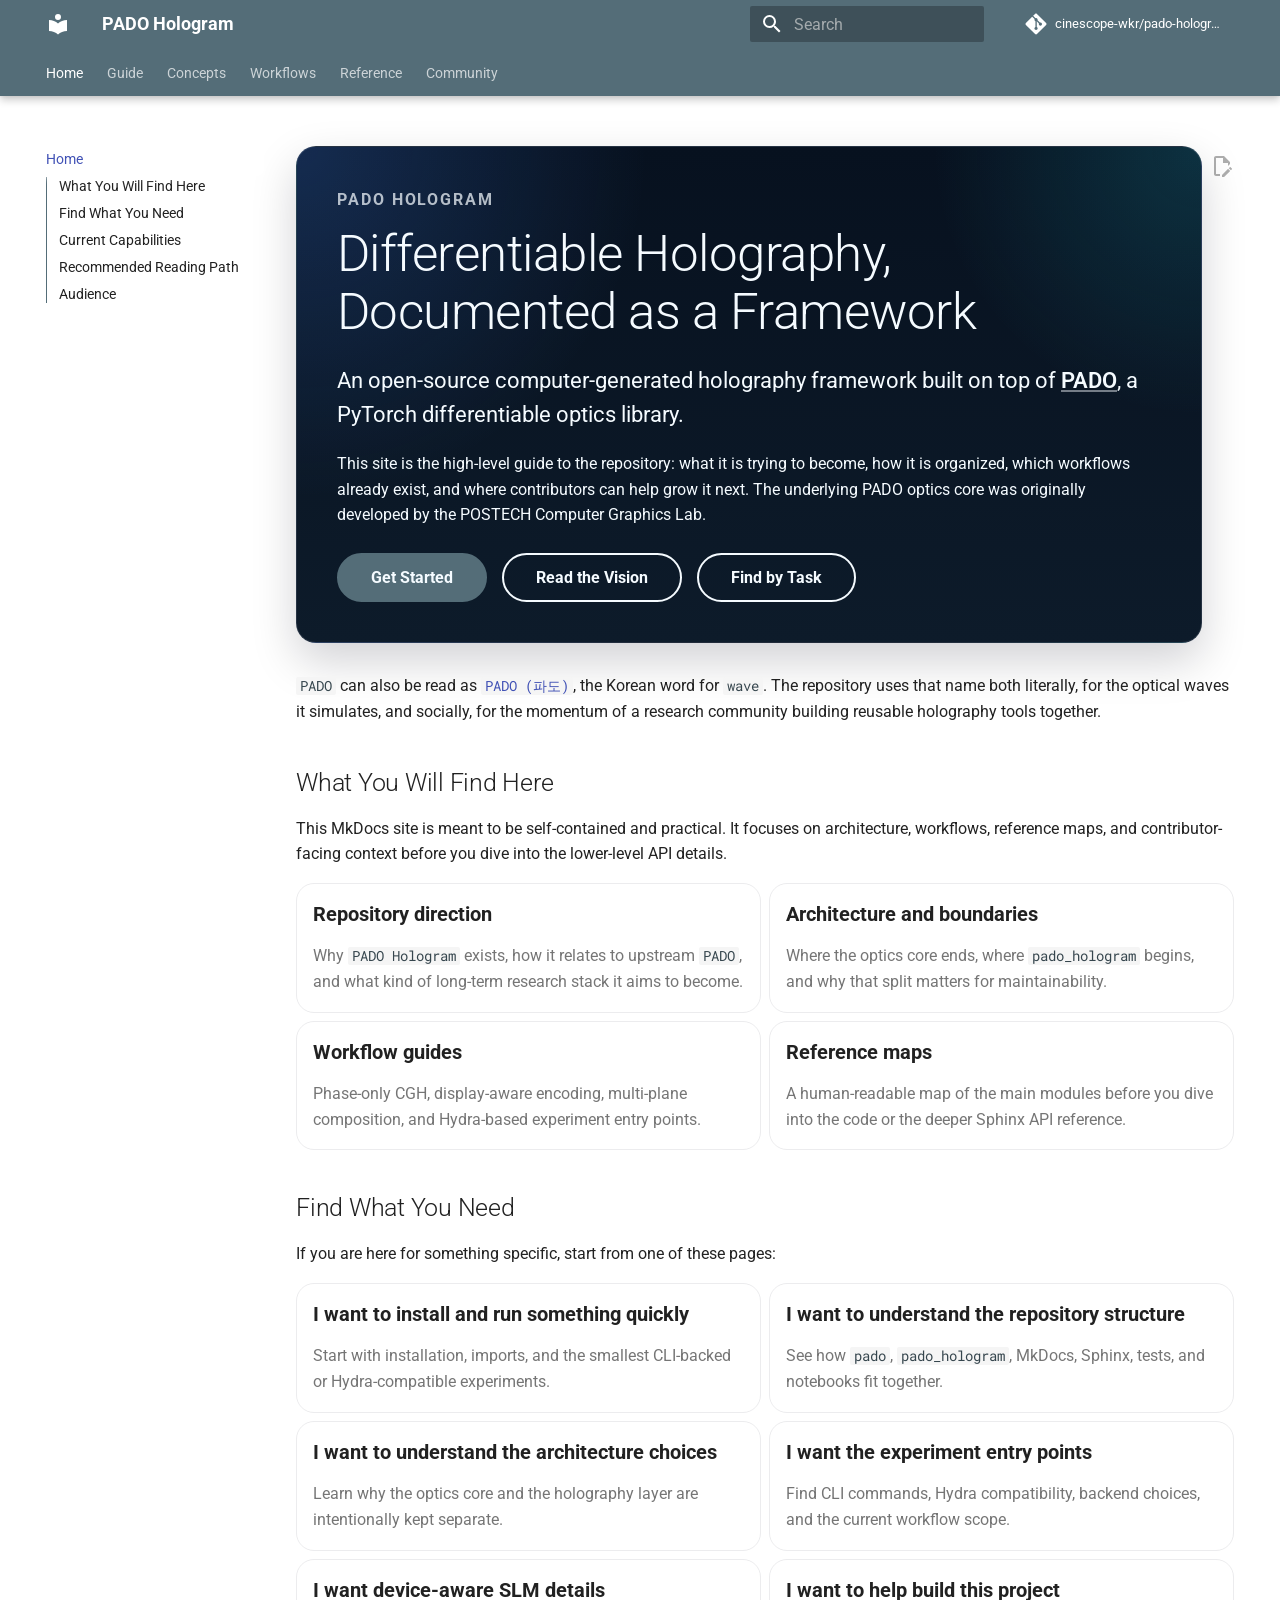
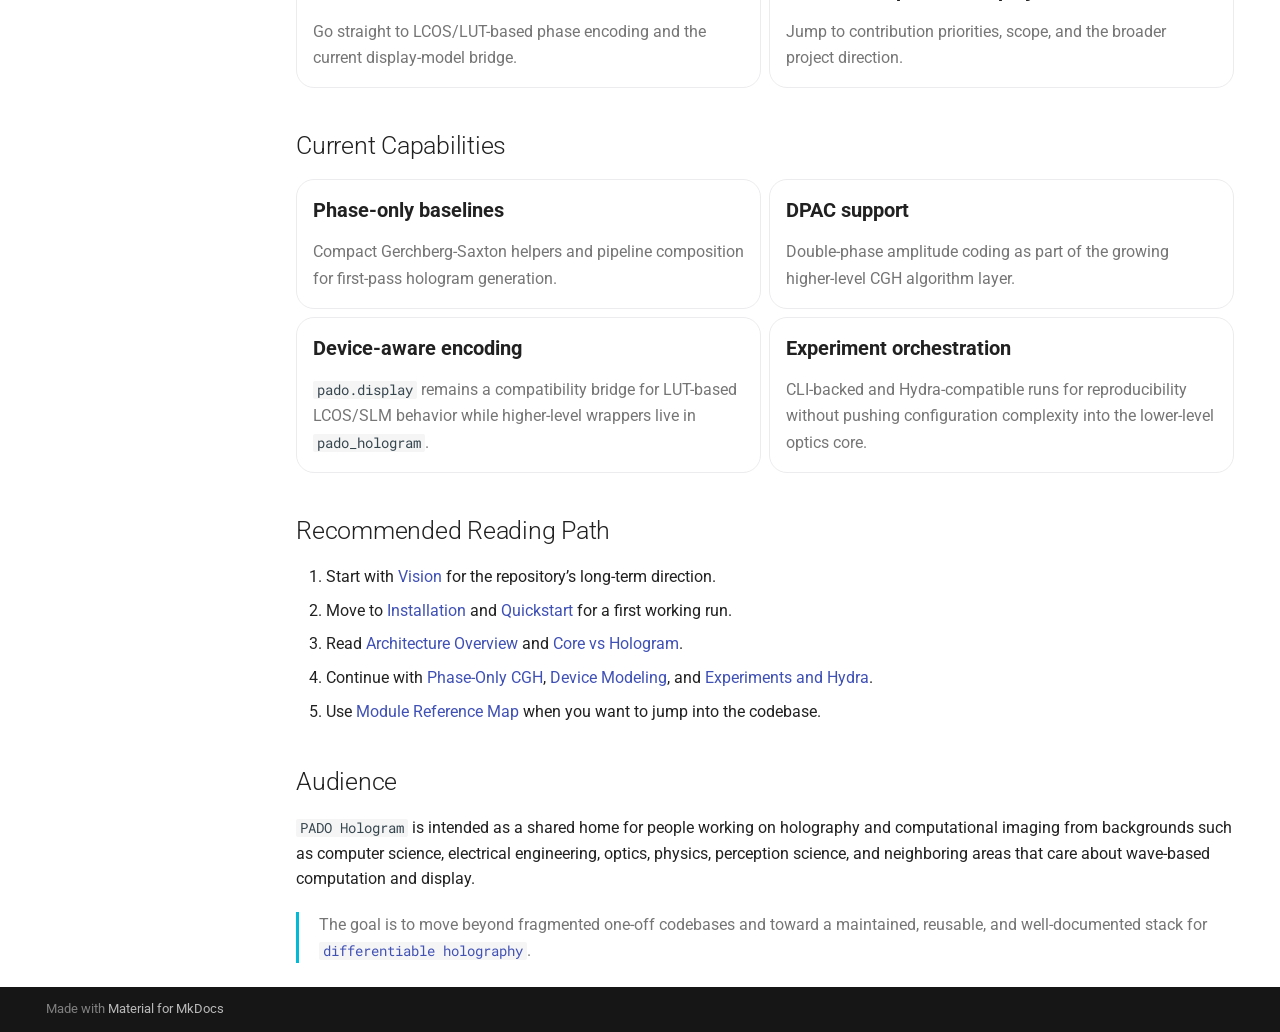
<file: index.html>
<!doctype html>
<html lang="en" class="no-js">
  <head>
    
      <meta charset="utf-8">
      <meta name="viewport" content="width=device-width,initial-scale=1">
      
        <meta name="description" content="PADO Hologram documentation">
      
      
      
        <link rel="canonical" href="https://cinescope-wkr.github.io/pado-hologram/">
      
      
      
        <link rel="next" href="guide/installation/">
      
      
        
      
      
      <link rel="icon" href="assets/images/favicon.png">
      <meta name="generator" content="mkdocs-1.6.1, mkdocs-material-9.7.6">
    
    
      
        <title>PADO Hologram</title>
      
    
    
      <link rel="stylesheet" href="assets/stylesheets/main.484c7ddc.min.css">
      
        
        <link rel="stylesheet" href="assets/stylesheets/palette.ab4e12ef.min.css">
      
      


    
    
      
    
    
      
        
        
        <link rel="preconnect" href="https://fonts.gstatic.com" crossorigin>
        <link rel="stylesheet" href="https://fonts.googleapis.com/css?family=Roboto:300,300i,400,400i,700,700i%7CRoboto+Mono:400,400i,700,700i&display=fallback">
        <style>:root{--md-text-font:"Roboto";--md-code-font:"Roboto Mono"}</style>
      
    
    
      <link rel="stylesheet" href="assets/stylesheets/extra.css">
    
    <script>__md_scope=new URL(".",location),__md_hash=e=>[...e].reduce(((e,_)=>(e<<5)-e+_.charCodeAt(0)),0),__md_get=(e,_=localStorage,t=__md_scope)=>JSON.parse(_.getItem(t.pathname+"."+e)),__md_set=(e,_,t=localStorage,a=__md_scope)=>{try{t.setItem(a.pathname+"."+e,JSON.stringify(_))}catch(e){}}</script>
    
      

    
    
  </head>
  
  
    
    
      
    
    
    
    
    <body dir="ltr" data-md-color-scheme="default" data-md-color-primary="blue-grey" data-md-color-accent="cyan">
  
    
    <input class="md-toggle" data-md-toggle="drawer" type="checkbox" id="__drawer" autocomplete="off">
    <input class="md-toggle" data-md-toggle="search" type="checkbox" id="__search" autocomplete="off">
    <label class="md-overlay" for="__drawer"></label>
    <div data-md-component="skip">
      
        
        <a href="#differentiable-holography-documented-as-a-framework" class="md-skip">
          Skip to content
        </a>
      
    </div>
    <div data-md-component="announce">
      
    </div>
    
    
      

  

<header class="md-header md-header--shadow md-header--lifted" data-md-component="header">
  <nav class="md-header__inner md-grid" aria-label="Header">
    <a href="." title="PADO Hologram" class="md-header__button md-logo" aria-label="PADO Hologram" data-md-component="logo">
      
  
  <svg xmlns="http://www.w3.org/2000/svg" viewBox="0 0 24 24"><path d="M12 8a3 3 0 0 0 3-3 3 3 0 0 0-3-3 3 3 0 0 0-3 3 3 3 0 0 0 3 3m0 3.54C9.64 9.35 6.5 8 3 8v11c3.5 0 6.64 1.35 9 3.54 2.36-2.19 5.5-3.54 9-3.54V8c-3.5 0-6.64 1.35-9 3.54"/></svg>

    </a>
    <label class="md-header__button md-icon" for="__drawer">
      
      <svg xmlns="http://www.w3.org/2000/svg" viewBox="0 0 24 24"><path d="M3 6h18v2H3zm0 5h18v2H3zm0 5h18v2H3z"/></svg>
    </label>
    <div class="md-header__title" data-md-component="header-title">
      <div class="md-header__ellipsis">
        <div class="md-header__topic">
          <a href="." class="md-ellipsis pado-header-home" aria-label="PADO Hologram">
            PADO Hologram
          </a>
        </div>
        <div class="md-header__topic" data-md-component="header-topic">
          <span class="md-ellipsis">
            
              Home
            
          </span>
        </div>
      </div>
    </div>
    
      
        <form class="md-header__option" data-md-component="palette">
  
    
    
    
    <input class="md-option" data-md-color-media="" data-md-color-scheme="default" data-md-color-primary="blue-grey" data-md-color-accent="cyan"  aria-hidden="true"  type="radio" name="__palette" id="__palette_0">
    
  
</form>
      
    
    
      <script>var palette=__md_get("__palette");if(palette&&palette.color){if("(prefers-color-scheme)"===palette.color.media){var media=matchMedia("(prefers-color-scheme: light)"),input=document.querySelector(media.matches?"[data-md-color-media='(prefers-color-scheme: light)']":"[data-md-color-media='(prefers-color-scheme: dark)']");palette.color.media=input.getAttribute("data-md-color-media"),palette.color.scheme=input.getAttribute("data-md-color-scheme"),palette.color.primary=input.getAttribute("data-md-color-primary"),palette.color.accent=input.getAttribute("data-md-color-accent")}for(var[key,value]of Object.entries(palette.color))document.body.setAttribute("data-md-color-"+key,value)}</script>
    
    
    
      
      
        <label class="md-header__button md-icon" for="__search">
          
          <svg xmlns="http://www.w3.org/2000/svg" viewBox="0 0 24 24"><path d="M9.5 3A6.5 6.5 0 0 1 16 9.5c0 1.61-.59 3.09-1.56 4.23l.27.27h.79l5 5-1.5 1.5-5-5v-.79l-.27-.27A6.52 6.52 0 0 1 9.5 16 6.5 6.5 0 0 1 3 9.5 6.5 6.5 0 0 1 9.5 3m0 2C7 5 5 7 5 9.5S7 14 9.5 14 14 12 14 9.5 12 5 9.5 5"/></svg>
        </label>
        <div class="md-search" data-md-component="search" role="dialog">
  <label class="md-search__overlay" for="__search"></label>
  <div class="md-search__inner" role="search">
    <form class="md-search__form" name="search">
      <input type="text" class="md-search__input" name="query" aria-label="Search" placeholder="Search" autocapitalize="off" autocorrect="off" autocomplete="off" spellcheck="false" data-md-component="search-query" required>
      <label class="md-search__icon md-icon" for="__search">
        
        <svg xmlns="http://www.w3.org/2000/svg" viewBox="0 0 24 24"><path d="M9.5 3A6.5 6.5 0 0 1 16 9.5c0 1.61-.59 3.09-1.56 4.23l.27.27h.79l5 5-1.5 1.5-5-5v-.79l-.27-.27A6.52 6.52 0 0 1 9.5 16 6.5 6.5 0 0 1 3 9.5 6.5 6.5 0 0 1 9.5 3m0 2C7 5 5 7 5 9.5S7 14 9.5 14 14 12 14 9.5 12 5 9.5 5"/></svg>
        
        <svg xmlns="http://www.w3.org/2000/svg" viewBox="0 0 24 24"><path d="M20 11v2H8l5.5 5.5-1.42 1.42L4.16 12l7.92-7.92L13.5 5.5 8 11z"/></svg>
      </label>
      <nav class="md-search__options" aria-label="Search">
        
          <a href="javascript:void(0)" class="md-search__icon md-icon" title="Share" aria-label="Share" data-clipboard data-clipboard-text="" data-md-component="search-share" tabindex="-1">
            
            <svg xmlns="http://www.w3.org/2000/svg" viewBox="0 0 24 24"><path d="M18 16.08c-.76 0-1.44.3-1.96.77L8.91 12.7c.05-.23.09-.46.09-.7s-.04-.47-.09-.7l7.05-4.11c.54.5 1.25.81 2.04.81a3 3 0 0 0 3-3 3 3 0 0 0-3-3 3 3 0 0 0-3 3c0 .24.04.47.09.7L8.04 9.81C7.5 9.31 6.79 9 6 9a3 3 0 0 0-3 3 3 3 0 0 0 3 3c.79 0 1.5-.31 2.04-.81l7.12 4.15c-.05.21-.08.43-.08.66 0 1.61 1.31 2.91 2.92 2.91s2.92-1.3 2.92-2.91A2.92 2.92 0 0 0 18 16.08"/></svg>
          </a>
        
        <button type="reset" class="md-search__icon md-icon" title="Clear" aria-label="Clear" tabindex="-1">
          
          <svg xmlns="http://www.w3.org/2000/svg" viewBox="0 0 24 24"><path d="M19 6.41 17.59 5 12 10.59 6.41 5 5 6.41 10.59 12 5 17.59 6.41 19 12 13.41 17.59 19 19 17.59 13.41 12z"/></svg>
        </button>
      </nav>
      
        <div class="md-search__suggest" data-md-component="search-suggest"></div>
      
    </form>
    <div class="md-search__output">
      <div class="md-search__scrollwrap" tabindex="0" data-md-scrollfix>
        <div class="md-search-result" data-md-component="search-result">
          <div class="md-search-result__meta">
            Initializing search
          </div>
          <ol class="md-search-result__list" role="presentation"></ol>
        </div>
      </div>
    </div>
  </div>
</div>
      
    
    
      <div class="md-header__source">
        <a href="https://github.com/cinescope-wkr/pado-hologram" title="Go to repository" class="md-source" data-md-component="source">
  <div class="md-source__icon md-icon">
    
    <svg xmlns="http://www.w3.org/2000/svg" viewBox="0 0 448 512"><!--! Font Awesome Free 7.1.0 by @fontawesome - https://fontawesome.com License - https://fontawesome.com/license/free (Icons: CC BY 4.0, Fonts: SIL OFL 1.1, Code: MIT License) Copyright 2025 Fonticons, Inc.--><path d="M439.6 236.1 244 40.5c-5.4-5.5-12.8-8.5-20.4-8.5s-15 3-20.4 8.4L162.5 81l51.5 51.5c27.1-9.1 52.7 16.8 43.4 43.7l49.7 49.7c34.2-11.8 61.2 31 35.5 56.7-26.5 26.5-70.2-2.9-56-37.3L240.3 199v121.9c25.3 12.5 22.3 41.8 9.1 55-6.4 6.4-15.2 10.1-24.3 10.1s-17.8-3.6-24.3-10.1c-17.6-17.6-11.1-46.9 11.2-56v-123c-20.8-8.5-24.6-30.7-18.6-45L142.6 101 8.5 235.1C3 240.6 0 247.9 0 255.5s3 15 8.5 20.4l195.6 195.7c5.4 5.4 12.7 8.4 20.4 8.4s15-3 20.4-8.4l194.7-194.7c5.4-5.4 8.4-12.8 8.4-20.4s-3-15-8.4-20.4"/></svg>
  </div>
  <div class="md-source__repository">
    cinescope-wkr/pado-hologram
  </div>
</a>
      </div>
    
  </nav>
  
    
      
<nav class="md-tabs" aria-label="Tabs" data-md-component="tabs">
  <div class="md-grid">
    <ul class="md-tabs__list">
      
        
  
  
  
    
  
  
    <li class="md-tabs__item md-tabs__item--active">
      <a href="." class="md-tabs__link">
        
  
  
    
  
  Home

      </a>
    </li>
  

      
        
  
  
  
  
    
    
      <li class="md-tabs__item">
        <a href="guide/installation/" class="md-tabs__link">
          
  
  
  Guide

        </a>
      </li>
    
  

      
        
  
  
  
  
    
    
      <li class="md-tabs__item">
        <a href="concepts/architecture/" class="md-tabs__link">
          
  
  
  Concepts

        </a>
      </li>
    
  

      
        
  
  
  
  
    
    
      <li class="md-tabs__item">
        <a href="workflows/phase-only-cgh/" class="md-tabs__link">
          
  
  
  Workflows

        </a>
      </li>
    
  

      
        
  
  
  
  
    
    
      <li class="md-tabs__item">
        <a href="reference/modules/" class="md-tabs__link">
          
  
  
  Reference

        </a>
      </li>
    
  

      
        
  
  
  
  
    
    
      <li class="md-tabs__item">
        <a href="community/vision/" class="md-tabs__link">
          
  
  
  Community

        </a>
      </li>
    
  

      
    </ul>
  </div>
</nav>
    
  
</header>
    
    <div class="md-container" data-md-component="container">
      
      
        
      
      <main class="md-main" data-md-component="main">
        <div class="md-main__inner md-grid">
          
            
              
                
              
              <div class="md-sidebar md-sidebar--primary" data-md-component="sidebar" data-md-type="navigation" >
                <div class="md-sidebar__scrollwrap">
                  <div class="md-sidebar__inner">
                    


  


  

<nav class="md-nav md-nav--primary md-nav--lifted md-nav--integrated" aria-label="Navigation" data-md-level="0">
  <label class="md-nav__title" for="__drawer">
    <a href="." title="PADO Hologram" class="md-nav__button md-logo" aria-label="PADO Hologram" data-md-component="logo">
      
  
  <svg xmlns="http://www.w3.org/2000/svg" viewBox="0 0 24 24"><path d="M12 8a3 3 0 0 0 3-3 3 3 0 0 0-3-3 3 3 0 0 0-3 3 3 3 0 0 0 3 3m0 3.54C9.64 9.35 6.5 8 3 8v11c3.5 0 6.64 1.35 9 3.54 2.36-2.19 5.5-3.54 9-3.54V8c-3.5 0-6.64 1.35-9 3.54"/></svg>

    </a>
    PADO Hologram
  </label>
  
    <div class="md-nav__source">
      <a href="https://github.com/cinescope-wkr/pado-hologram" title="Go to repository" class="md-source" data-md-component="source">
  <div class="md-source__icon md-icon">
    
    <svg xmlns="http://www.w3.org/2000/svg" viewBox="0 0 448 512"><!--! Font Awesome Free 7.1.0 by @fontawesome - https://fontawesome.com License - https://fontawesome.com/license/free (Icons: CC BY 4.0, Fonts: SIL OFL 1.1, Code: MIT License) Copyright 2025 Fonticons, Inc.--><path d="M439.6 236.1 244 40.5c-5.4-5.5-12.8-8.5-20.4-8.5s-15 3-20.4 8.4L162.5 81l51.5 51.5c27.1-9.1 52.7 16.8 43.4 43.7l49.7 49.7c34.2-11.8 61.2 31 35.5 56.7-26.5 26.5-70.2-2.9-56-37.3L240.3 199v121.9c25.3 12.5 22.3 41.8 9.1 55-6.4 6.4-15.2 10.1-24.3 10.1s-17.8-3.6-24.3-10.1c-17.6-17.6-11.1-46.9 11.2-56v-123c-20.8-8.5-24.6-30.7-18.6-45L142.6 101 8.5 235.1C3 240.6 0 247.9 0 255.5s3 15 8.5 20.4l195.6 195.7c5.4 5.4 12.7 8.4 20.4 8.4s15-3 20.4-8.4l194.7-194.7c5.4-5.4 8.4-12.8 8.4-20.4s-3-15-8.4-20.4"/></svg>
  </div>
  <div class="md-source__repository">
    cinescope-wkr/pado-hologram
  </div>
</a>
    </div>
  
  <ul class="md-nav__list" data-md-scrollfix>
    
      
      
  
  
    
  
  
  
    <li class="md-nav__item md-nav__item--active">
      
      <input class="md-nav__toggle md-toggle" type="checkbox" id="__toc">
      
      
        
      
      
        <label class="md-nav__link md-nav__link--active" for="__toc">
          
  
  
  <span class="md-ellipsis">
    
  
    Home
  

    
  </span>
  
  

          <span class="md-nav__icon md-icon"></span>
        </label>
      
      <a href="." class="md-nav__link md-nav__link--active">
        
  
  
  <span class="md-ellipsis">
    
  
    Home
  

    
  </span>
  
  

      </a>
      
        

<nav class="md-nav md-nav--secondary" aria-label="Table of contents">
  
  
  
    
  
  
    <label class="md-nav__title" for="__toc">
      <span class="md-nav__icon md-icon"></span>
      Table of contents
    </label>
    <ul class="md-nav__list" data-md-component="toc" data-md-scrollfix>
      
        <li class="md-nav__item">
  <a href="#what-you-will-find-here" class="md-nav__link">
    <span class="md-ellipsis">
      
        What You Will Find Here
      
    </span>
  </a>
  
</li>
      
        <li class="md-nav__item">
  <a href="#find-what-you-need" class="md-nav__link">
    <span class="md-ellipsis">
      
        Find What You Need
      
    </span>
  </a>
  
</li>
      
        <li class="md-nav__item">
  <a href="#current-capabilities" class="md-nav__link">
    <span class="md-ellipsis">
      
        Current Capabilities
      
    </span>
  </a>
  
</li>
      
        <li class="md-nav__item">
  <a href="#recommended-reading-path" class="md-nav__link">
    <span class="md-ellipsis">
      
        Recommended Reading Path
      
    </span>
  </a>
  
</li>
      
        <li class="md-nav__item">
  <a href="#audience" class="md-nav__link">
    <span class="md-ellipsis">
      
        Audience
      
    </span>
  </a>
  
</li>
      
    </ul>
  
</nav>
      
    </li>
  

    
      
      
  
  
  
  
    
    
    
    
      
      
    
    
    <li class="md-nav__item md-nav__item--nested">
      
        
        
        <input class="md-nav__toggle md-toggle " type="checkbox" id="__nav_2" >
        
          
          <label class="md-nav__link" for="__nav_2" id="__nav_2_label" tabindex="0">
            
  
  
  <span class="md-ellipsis">
    
  
    Guide
  

    
  </span>
  
  

            <span class="md-nav__icon md-icon"></span>
          </label>
        
        <nav class="md-nav" data-md-level="1" aria-labelledby="__nav_2_label" aria-expanded="false">
          <label class="md-nav__title" for="__nav_2">
            <span class="md-nav__icon md-icon"></span>
            
  
    Guide
  

          </label>
          <ul class="md-nav__list" data-md-scrollfix>
            
              
                
  
  
  
  
    <li class="md-nav__item">
      <a href="guide/installation/" class="md-nav__link">
        
  
  
  <span class="md-ellipsis">
    
  
    Installation
  

    
  </span>
  
  

      </a>
    </li>
  

              
            
              
                
  
  
  
  
    <li class="md-nav__item">
      <a href="guide/quickstart/" class="md-nav__link">
        
  
  
  <span class="md-ellipsis">
    
  
    Quickstart
  

    
  </span>
  
  

      </a>
    </li>
  

              
            
              
                
  
  
  
  
    <li class="md-nav__item">
      <a href="guide/repository-layout/" class="md-nav__link">
        
  
  
  <span class="md-ellipsis">
    
  
    Repository Layout
  

    
  </span>
  
  

      </a>
    </li>
  

              
            
          </ul>
        </nav>
      
    </li>
  

    
      
      
  
  
  
  
    
    
    
    
      
      
    
    
    <li class="md-nav__item md-nav__item--nested">
      
        
        
        <input class="md-nav__toggle md-toggle " type="checkbox" id="__nav_3" >
        
          
          <label class="md-nav__link" for="__nav_3" id="__nav_3_label" tabindex="0">
            
  
  
  <span class="md-ellipsis">
    
  
    Concepts
  

    
  </span>
  
  

            <span class="md-nav__icon md-icon"></span>
          </label>
        
        <nav class="md-nav" data-md-level="1" aria-labelledby="__nav_3_label" aria-expanded="false">
          <label class="md-nav__title" for="__nav_3">
            <span class="md-nav__icon md-icon"></span>
            
  
    Concepts
  

          </label>
          <ul class="md-nav__list" data-md-scrollfix>
            
              
                
  
  
  
  
    <li class="md-nav__item">
      <a href="concepts/architecture/" class="md-nav__link">
        
  
  
  <span class="md-ellipsis">
    
  
    Architecture Overview
  

    
  </span>
  
  

      </a>
    </li>
  

              
            
              
                
  
  
  
  
    <li class="md-nav__item">
      <a href="concepts/core-vs-hologram/" class="md-nav__link">
        
  
  
  <span class="md-ellipsis">
    
  
    Core vs Hologram
  

    
  </span>
  
  

      </a>
    </li>
  

              
            
          </ul>
        </nav>
      
    </li>
  

    
      
      
  
  
  
  
    
    
    
    
      
      
    
    
    <li class="md-nav__item md-nav__item--nested">
      
        
        
        <input class="md-nav__toggle md-toggle " type="checkbox" id="__nav_4" >
        
          
          <label class="md-nav__link" for="__nav_4" id="__nav_4_label" tabindex="0">
            
  
  
  <span class="md-ellipsis">
    
  
    Workflows
  

    
  </span>
  
  

            <span class="md-nav__icon md-icon"></span>
          </label>
        
        <nav class="md-nav" data-md-level="1" aria-labelledby="__nav_4_label" aria-expanded="false">
          <label class="md-nav__title" for="__nav_4">
            <span class="md-nav__icon md-icon"></span>
            
  
    Workflows
  

          </label>
          <ul class="md-nav__list" data-md-scrollfix>
            
              
                
  
  
  
  
    <li class="md-nav__item">
      <a href="workflows/phase-only-cgh/" class="md-nav__link">
        
  
  
  <span class="md-ellipsis">
    
  
    Phase-Only CGH
  

    
  </span>
  
  

      </a>
    </li>
  

              
            
              
                
  
  
  
  
    <li class="md-nav__item">
      <a href="workflows/device-modeling/" class="md-nav__link">
        
  
  
  <span class="md-ellipsis">
    
  
    Device Modeling
  

    
  </span>
  
  

      </a>
    </li>
  

              
            
              
                
  
  
  
  
    <li class="md-nav__item">
      <a href="workflows/experiments/" class="md-nav__link">
        
  
  
  <span class="md-ellipsis">
    
  
    Experiments and Hydra
  

    
  </span>
  
  

      </a>
    </li>
  

              
            
          </ul>
        </nav>
      
    </li>
  

    
      
      
  
  
  
  
    
    
    
    
      
      
    
    
    <li class="md-nav__item md-nav__item--nested">
      
        
        
        <input class="md-nav__toggle md-toggle " type="checkbox" id="__nav_5" >
        
          
          <label class="md-nav__link" for="__nav_5" id="__nav_5_label" tabindex="0">
            
  
  
  <span class="md-ellipsis">
    
  
    Reference
  

    
  </span>
  
  

            <span class="md-nav__icon md-icon"></span>
          </label>
        
        <nav class="md-nav" data-md-level="1" aria-labelledby="__nav_5_label" aria-expanded="false">
          <label class="md-nav__title" for="__nav_5">
            <span class="md-nav__icon md-icon"></span>
            
  
    Reference
  

          </label>
          <ul class="md-nav__list" data-md-scrollfix>
            
              
                
  
  
  
  
    <li class="md-nav__item">
      <a href="reference/modules/" class="md-nav__link">
        
  
  
  <span class="md-ellipsis">
    
  
    Module Reference Map
  

    
  </span>
  
  

      </a>
    </li>
  

              
            
              
                
  
  
  
  
    <li class="md-nav__item">
      <a href="reference/fork-and-license/" class="md-nav__link">
        
  
  
  <span class="md-ellipsis">
    
  
    Fork and License
  

    
  </span>
  
  

      </a>
    </li>
  

              
            
          </ul>
        </nav>
      
    </li>
  

    
      
      
  
  
  
  
    
    
    
    
      
      
    
    
    <li class="md-nav__item md-nav__item--nested">
      
        
        
        <input class="md-nav__toggle md-toggle " type="checkbox" id="__nav_6" >
        
          
          <label class="md-nav__link" for="__nav_6" id="__nav_6_label" tabindex="0">
            
  
  
  <span class="md-ellipsis">
    
  
    Community
  

    
  </span>
  
  

            <span class="md-nav__icon md-icon"></span>
          </label>
        
        <nav class="md-nav" data-md-level="1" aria-labelledby="__nav_6_label" aria-expanded="false">
          <label class="md-nav__title" for="__nav_6">
            <span class="md-nav__icon md-icon"></span>
            
  
    Community
  

          </label>
          <ul class="md-nav__list" data-md-scrollfix>
            
              
                
  
  
  
  
    <li class="md-nav__item">
      <a href="community/vision/" class="md-nav__link">
        
  
  
  <span class="md-ellipsis">
    
  
    Vision
  

    
  </span>
  
  

      </a>
    </li>
  

              
            
              
                
  
  
  
  
    <li class="md-nav__item">
      <a href="community/contributing/" class="md-nav__link">
        
  
  
  <span class="md-ellipsis">
    
  
    Contributing
  

    
  </span>
  
  

      </a>
    </li>
  

              
            
          </ul>
        </nav>
      
    </li>
  

    
  </ul>
</nav>
                  </div>
                </div>
              </div>
            
            
          
          
            <div class="md-content" data-md-component="content">
              
              <article class="md-content__inner md-typeset">
                
                  
  



  
    <a href="https://github.com/cinescope-wkr/pado-hologram/edit/main/docs_mkdocs/index.md" title="Edit this page" class="md-content__button md-icon" rel="edit">
      
      <svg xmlns="http://www.w3.org/2000/svg" viewBox="0 0 24 24"><path d="M10 20H6V4h7v5h5v3.1l2-2V8l-6-6H6c-1.1 0-2 .9-2 2v16c0 1.1.9 2 2 2h4zm10.2-7c.1 0 .3.1.4.2l1.3 1.3c.2.2.2.6 0 .8l-1 1-2.1-2.1 1-1c.1-.1.2-.2.4-.2m0 3.9L14.1 23H12v-2.1l6.1-6.1z"/></svg>
    </a>
  
  


<section class="pado-hero">
<div class="pado-kicker">PADO Hologram</div>
<h1 id="differentiable-holography-documented-as-a-framework">Differentiable Holography, Documented as a Framework</h1>
<p class="pado-hero-lead">
An open-source computer-generated holography framework built on top of
<a href="https://github.com/shwbaek/pado">PADO</a>, a PyTorch differentiable optics library.
</p>
<p>This site is the high-level guide to the repository: what it is trying to become, how it is organized,
which workflows already exist, and where contributors can help grow it next. The underlying PADO optics
core was originally developed by the <a href="https://sites.google.com/view/shbaek/home">POSTECH Computer Graphics Lab</a>.</p>
<div class="pado-hero-actions">
  <a class="md-button md-button--primary" href="guide/installation/">Get Started</a>
  <a class="md-button" href="community/vision/">Read the Vision</a>
  <a class="md-button" href="#find-what-you-need">Find by Task</a>
</div>
</section>
<p><code>PADO</code> can also be read as <a href="https://ko.wikipedia.org/wiki/%ED%8C%8C%EB%8F%84"><code>PADO (파도)</code></a>, the Korean word
for <code>wave</code>. The repository uses that name both literally, for the optical waves it simulates, and socially,
for the momentum of a research community building reusable holography tools together.</p>
<h2 id="what-you-will-find-here">What You Will Find Here</h2>
<p>This MkDocs site is meant to be self-contained and practical. It focuses on architecture, workflows,
reference maps, and contributor-facing context before you dive into the lower-level API details.</p>
<div class="grid cards pado-card-grid">
<ul>
  <li>
    <p class="pado-card-title"><a href="community/vision/"><strong>Repository direction</strong></a></p>
    <p>Why <code>PADO Hologram</code> exists, how it relates to upstream <code>PADO</code>, and what kind of long-term research stack it aims to become.</p>
  </li>
  <li>
    <p class="pado-card-title"><a href="concepts/architecture/"><strong>Architecture and boundaries</strong></a></p>
    <p>Where the optics core ends, where <code>pado_hologram</code> begins, and why that split matters for maintainability.</p>
  </li>
  <li>
    <p class="pado-card-title"><a href="workflows/phase-only-cgh/"><strong>Workflow guides</strong></a></p>
    <p>Phase-only CGH, display-aware encoding, multi-plane composition, and Hydra-based experiment entry points.</p>
  </li>
  <li>
    <p class="pado-card-title"><a href="reference/modules/"><strong>Reference maps</strong></a></p>
    <p>A human-readable map of the main modules before you dive into the code or the deeper Sphinx API reference.</p>
  </li>
</ul>
</div>

<h2 id="find-what-you-need">Find What You Need</h2>
<p>If you are here for something specific, start from one of these pages:</p>
<div class="grid cards pado-card-grid">
<ul>
  <li>
    <p class="pado-card-title"><a href="guide/quickstart/"><strong>I want to install and run something quickly</strong></a></p>
    <p>Start with installation, imports, and the smallest CLI-backed or Hydra-compatible experiments.</p>
  </li>
  <li>
    <p class="pado-card-title"><a href="guide/repository-layout/"><strong>I want to understand the repository structure</strong></a></p>
    <p>See how <code>pado</code>, <code>pado_hologram</code>, MkDocs, Sphinx, tests, and notebooks fit together.</p>
  </li>
  <li>
    <p class="pado-card-title"><a href="concepts/core-vs-hologram/"><strong>I want to understand the architecture choices</strong></a></p>
    <p>Learn why the optics core and the holography layer are intentionally kept separate.</p>
  </li>
  <li>
    <p class="pado-card-title"><a href="workflows/experiments/"><strong>I want the experiment entry points</strong></a></p>
    <p>Find CLI commands, Hydra compatibility, backend choices, and the current workflow scope.</p>
  </li>
  <li>
    <p class="pado-card-title"><a href="workflows/device-modeling/"><strong>I want device-aware SLM details</strong></a></p>
    <p>Go straight to LCOS/LUT-based phase encoding and the current display-model bridge.</p>
  </li>
  <li>
    <p class="pado-card-title"><a href="community/contributing/"><strong>I want to help build this project</strong></a></p>
    <p>Jump to contribution priorities, scope, and the broader project direction.</p>
  </li>
</ul>
</div>

<h2 id="current-capabilities">Current Capabilities</h2>
<div class="grid cards pado-card-grid">
<ul>
  <li>
    <p class="pado-card-title"><a href="workflows/phase-only-cgh/"><strong>Phase-only baselines</strong></a></p>
    <p>Compact Gerchberg-Saxton helpers and pipeline composition for first-pass hologram generation.</p>
  </li>
  <li>
    <p class="pado-card-title"><a href="workflows/phase-only-cgh/"><strong>DPAC support</strong></a></p>
    <p>Double-phase amplitude coding as part of the growing higher-level CGH algorithm layer.</p>
  </li>
  <li>
    <p class="pado-card-title"><a href="workflows/device-modeling/"><strong>Device-aware encoding</strong></a></p>
    <p><code>pado.display</code> remains a compatibility bridge for LUT-based LCOS/SLM behavior while higher-level wrappers live in <code>pado_hologram</code>.</p>
  </li>
  <li>
    <p class="pado-card-title"><a href="workflows/experiments/"><strong>Experiment orchestration</strong></a></p>
    <p>CLI-backed and Hydra-compatible runs for reproducibility without pushing configuration complexity into the lower-level optics core.</p>
  </li>
</ul>
</div>

<h2 id="recommended-reading-path">Recommended Reading Path</h2>
<ol>
<li>Start with <a href="community/vision/">Vision</a> for the repository’s long-term direction.</li>
<li>Move to <a href="guide/installation/">Installation</a> and <a href="guide/quickstart/">Quickstart</a> for a first working run.</li>
<li>Read <a href="concepts/architecture/">Architecture Overview</a> and <a href="concepts/core-vs-hologram/">Core vs Hologram</a>.</li>
<li>Continue with <a href="workflows/phase-only-cgh/">Phase-Only CGH</a>, <a href="workflows/device-modeling/">Device Modeling</a>, and <a href="workflows/experiments/">Experiments and Hydra</a>.</li>
<li>Use <a href="reference/modules/">Module Reference Map</a> when you want to jump into the codebase.</li>
</ol>
<h2 id="audience">Audience</h2>
<p><code>PADO Hologram</code> is intended as a shared home for people working on holography and computational imaging from backgrounds such as computer science, electrical engineering, optics, physics, perception science, and neighboring areas that care about wave-based computation and display.</p>
<div class="pado-mini-note">
<p>The goal is to move beyond fragmented one-off codebases and toward a maintained, reusable, and well-documented stack for <a href="https://github.com/cinescope-wkr/awesome-differentiable-holography"><code>differentiable holography</code></a>.</p>
</div>







  
  




  



                
              </article>
            </div>
          
          
<script>var target=document.getElementById(location.hash.slice(1));target&&target.name&&(target.checked=target.name.startsWith("__tabbed_"))</script>
        </div>
        
          <button type="button" class="md-top md-icon" data-md-component="top" hidden>
  
  <svg xmlns="http://www.w3.org/2000/svg" viewBox="0 0 24 24"><path d="M13 20h-2V8l-5.5 5.5-1.42-1.42L12 4.16l7.92 7.92-1.42 1.42L13 8z"/></svg>
  Back to top
</button>
        
      </main>
      
        <footer class="md-footer">
  
  <div class="md-footer-meta md-typeset">
    <div class="md-footer-meta__inner md-grid">
      <div class="md-copyright">
  
  
    Made with
    <a href="https://squidfunk.github.io/mkdocs-material/" target="_blank" rel="noopener">
      Material for MkDocs
    </a>
  
</div>
      
    </div>
  </div>
</footer>
      
    </div>
    <div class="md-dialog" data-md-component="dialog">
      <div class="md-dialog__inner md-typeset"></div>
    </div>
    
    
    
      
      
      <script id="__config" type="application/json">{"annotate": null, "base": ".", "features": ["navigation.instant", "navigation.tracking", "navigation.tabs", "navigation.tabs.sticky", "navigation.top", "toc.integrate", "toc.follow", "search.suggest", "search.highlight", "search.share", "content.code.copy", "content.action.edit"], "search": "assets/javascripts/workers/search.2c215733.min.js", "tags": null, "translations": {"clipboard.copied": "Copied to clipboard", "clipboard.copy": "Copy to clipboard", "search.result.more.one": "1 more on this page", "search.result.more.other": "# more on this page", "search.result.none": "No matching documents", "search.result.one": "1 matching document", "search.result.other": "# matching documents", "search.result.placeholder": "Type to start searching", "search.result.term.missing": "Missing", "select.version": "Select version"}, "version": null}</script>
    
    
      <script src="assets/javascripts/bundle.79ae519e.min.js"></script>
      
    
  </body>
</html>
</file>
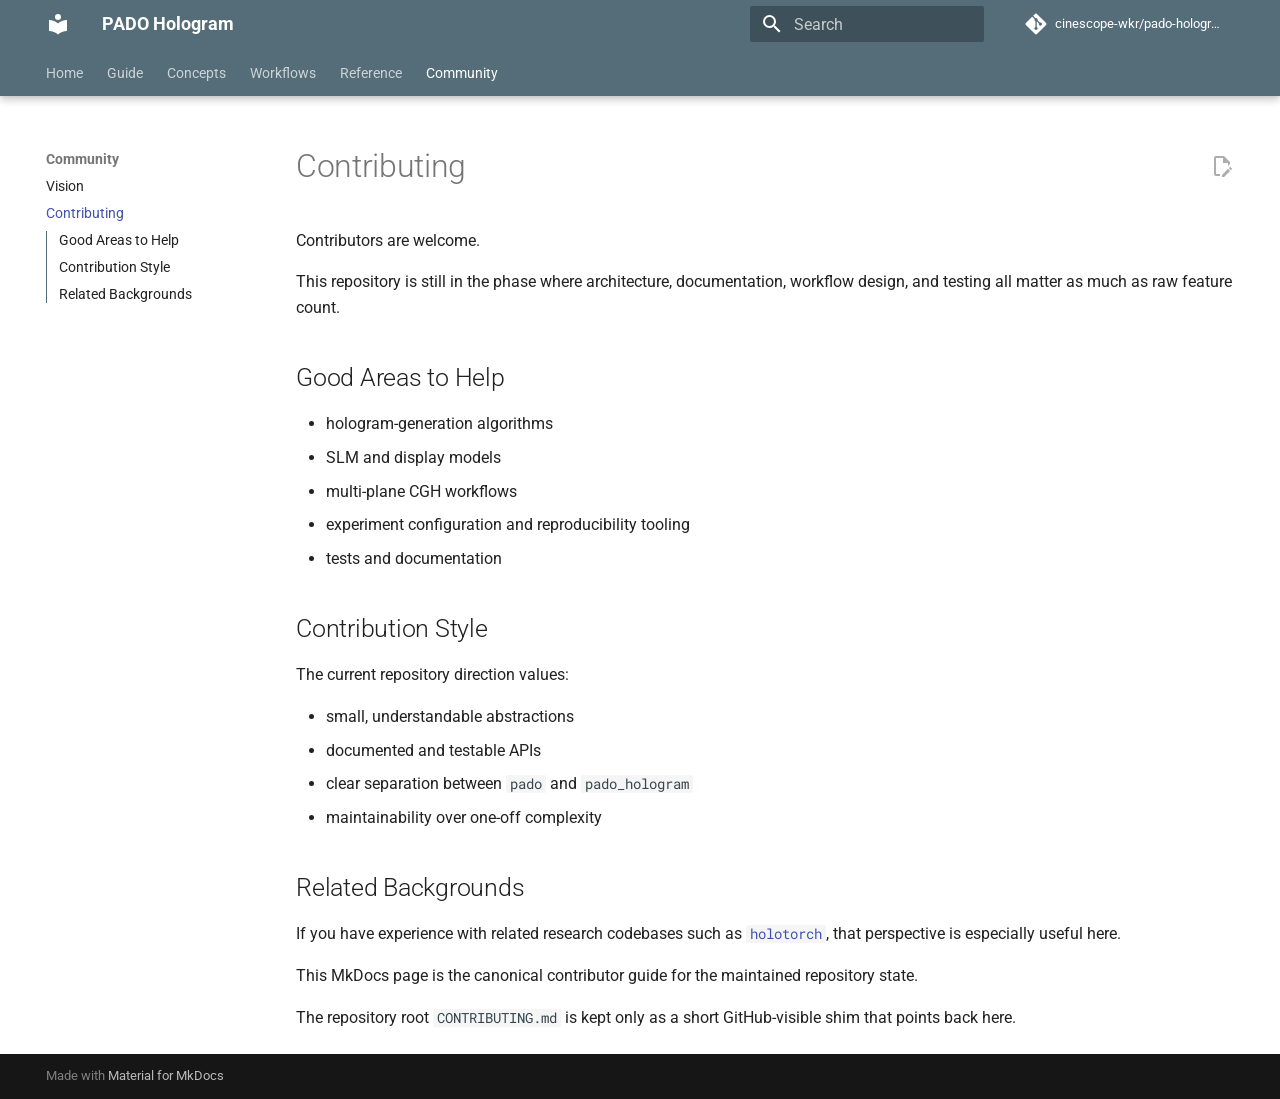
<file: community/contributing/index.html>
<!doctype html>
<html lang="en" class="no-js">
  <head>
    
      <meta charset="utf-8">
      <meta name="viewport" content="width=device-width,initial-scale=1">
      
        <meta name="description" content="PADO Hologram documentation">
      
      
      
        <link rel="canonical" href="https://cinescope-wkr.github.io/pado-hologram/community/contributing/">
      
      
        <link rel="prev" href="../vision/">
      
      
      
        
      
      
      <link rel="icon" href="../../assets/images/favicon.png">
      <meta name="generator" content="mkdocs-1.6.1, mkdocs-material-9.7.6">
    
    
      
        <title>Contributing - PADO Hologram</title>
      
    
    
      <link rel="stylesheet" href="../../assets/stylesheets/main.484c7ddc.min.css">
      
        
        <link rel="stylesheet" href="../../assets/stylesheets/palette.ab4e12ef.min.css">
      
      


    
    
      
    
    
      
        
        
        <link rel="preconnect" href="https://fonts.gstatic.com" crossorigin>
        <link rel="stylesheet" href="https://fonts.googleapis.com/css?family=Roboto:300,300i,400,400i,700,700i%7CRoboto+Mono:400,400i,700,700i&display=fallback">
        <style>:root{--md-text-font:"Roboto";--md-code-font:"Roboto Mono"}</style>
      
    
    
      <link rel="stylesheet" href="../../assets/stylesheets/extra.css">
    
    <script>__md_scope=new URL("../..",location),__md_hash=e=>[...e].reduce(((e,_)=>(e<<5)-e+_.charCodeAt(0)),0),__md_get=(e,_=localStorage,t=__md_scope)=>JSON.parse(_.getItem(t.pathname+"."+e)),__md_set=(e,_,t=localStorage,a=__md_scope)=>{try{t.setItem(a.pathname+"."+e,JSON.stringify(_))}catch(e){}}</script>
    
      

    
    
  </head>
  
  
    
    
      
    
    
    
    
    <body dir="ltr" data-md-color-scheme="default" data-md-color-primary="blue-grey" data-md-color-accent="cyan">
  
    
    <input class="md-toggle" data-md-toggle="drawer" type="checkbox" id="__drawer" autocomplete="off">
    <input class="md-toggle" data-md-toggle="search" type="checkbox" id="__search" autocomplete="off">
    <label class="md-overlay" for="__drawer"></label>
    <div data-md-component="skip">
      
        
        <a href="#contributing" class="md-skip">
          Skip to content
        </a>
      
    </div>
    <div data-md-component="announce">
      
    </div>
    
    
      

  

<header class="md-header md-header--shadow md-header--lifted" data-md-component="header">
  <nav class="md-header__inner md-grid" aria-label="Header">
    <a href="../.." title="PADO Hologram" class="md-header__button md-logo" aria-label="PADO Hologram" data-md-component="logo">
      
  
  <svg xmlns="http://www.w3.org/2000/svg" viewBox="0 0 24 24"><path d="M12 8a3 3 0 0 0 3-3 3 3 0 0 0-3-3 3 3 0 0 0-3 3 3 3 0 0 0 3 3m0 3.54C9.64 9.35 6.5 8 3 8v11c3.5 0 6.64 1.35 9 3.54 2.36-2.19 5.5-3.54 9-3.54V8c-3.5 0-6.64 1.35-9 3.54"/></svg>

    </a>
    <label class="md-header__button md-icon" for="__drawer">
      
      <svg xmlns="http://www.w3.org/2000/svg" viewBox="0 0 24 24"><path d="M3 6h18v2H3zm0 5h18v2H3zm0 5h18v2H3z"/></svg>
    </label>
    <div class="md-header__title" data-md-component="header-title">
      <div class="md-header__ellipsis">
        <div class="md-header__topic">
          <a href="../.." class="md-ellipsis pado-header-home" aria-label="PADO Hologram">
            PADO Hologram
          </a>
        </div>
        <div class="md-header__topic" data-md-component="header-topic">
          <span class="md-ellipsis">
            
              Contributing
            
          </span>
        </div>
      </div>
    </div>
    
      
        <form class="md-header__option" data-md-component="palette">
  
    
    
    
    <input class="md-option" data-md-color-media="" data-md-color-scheme="default" data-md-color-primary="blue-grey" data-md-color-accent="cyan"  aria-hidden="true"  type="radio" name="__palette" id="__palette_0">
    
  
</form>
      
    
    
      <script>var palette=__md_get("__palette");if(palette&&palette.color){if("(prefers-color-scheme)"===palette.color.media){var media=matchMedia("(prefers-color-scheme: light)"),input=document.querySelector(media.matches?"[data-md-color-media='(prefers-color-scheme: light)']":"[data-md-color-media='(prefers-color-scheme: dark)']");palette.color.media=input.getAttribute("data-md-color-media"),palette.color.scheme=input.getAttribute("data-md-color-scheme"),palette.color.primary=input.getAttribute("data-md-color-primary"),palette.color.accent=input.getAttribute("data-md-color-accent")}for(var[key,value]of Object.entries(palette.color))document.body.setAttribute("data-md-color-"+key,value)}</script>
    
    
    
      
      
        <label class="md-header__button md-icon" for="__search">
          
          <svg xmlns="http://www.w3.org/2000/svg" viewBox="0 0 24 24"><path d="M9.5 3A6.5 6.5 0 0 1 16 9.5c0 1.61-.59 3.09-1.56 4.23l.27.27h.79l5 5-1.5 1.5-5-5v-.79l-.27-.27A6.52 6.52 0 0 1 9.5 16 6.5 6.5 0 0 1 3 9.5 6.5 6.5 0 0 1 9.5 3m0 2C7 5 5 7 5 9.5S7 14 9.5 14 14 12 14 9.5 12 5 9.5 5"/></svg>
        </label>
        <div class="md-search" data-md-component="search" role="dialog">
  <label class="md-search__overlay" for="__search"></label>
  <div class="md-search__inner" role="search">
    <form class="md-search__form" name="search">
      <input type="text" class="md-search__input" name="query" aria-label="Search" placeholder="Search" autocapitalize="off" autocorrect="off" autocomplete="off" spellcheck="false" data-md-component="search-query" required>
      <label class="md-search__icon md-icon" for="__search">
        
        <svg xmlns="http://www.w3.org/2000/svg" viewBox="0 0 24 24"><path d="M9.5 3A6.5 6.5 0 0 1 16 9.5c0 1.61-.59 3.09-1.56 4.23l.27.27h.79l5 5-1.5 1.5-5-5v-.79l-.27-.27A6.52 6.52 0 0 1 9.5 16 6.5 6.5 0 0 1 3 9.5 6.5 6.5 0 0 1 9.5 3m0 2C7 5 5 7 5 9.5S7 14 9.5 14 14 12 14 9.5 12 5 9.5 5"/></svg>
        
        <svg xmlns="http://www.w3.org/2000/svg" viewBox="0 0 24 24"><path d="M20 11v2H8l5.5 5.5-1.42 1.42L4.16 12l7.92-7.92L13.5 5.5 8 11z"/></svg>
      </label>
      <nav class="md-search__options" aria-label="Search">
        
          <a href="javascript:void(0)" class="md-search__icon md-icon" title="Share" aria-label="Share" data-clipboard data-clipboard-text="" data-md-component="search-share" tabindex="-1">
            
            <svg xmlns="http://www.w3.org/2000/svg" viewBox="0 0 24 24"><path d="M18 16.08c-.76 0-1.44.3-1.96.77L8.91 12.7c.05-.23.09-.46.09-.7s-.04-.47-.09-.7l7.05-4.11c.54.5 1.25.81 2.04.81a3 3 0 0 0 3-3 3 3 0 0 0-3-3 3 3 0 0 0-3 3c0 .24.04.47.09.7L8.04 9.81C7.5 9.31 6.79 9 6 9a3 3 0 0 0-3 3 3 3 0 0 0 3 3c.79 0 1.5-.31 2.04-.81l7.12 4.15c-.05.21-.08.43-.08.66 0 1.61 1.31 2.91 2.92 2.91s2.92-1.3 2.92-2.91A2.92 2.92 0 0 0 18 16.08"/></svg>
          </a>
        
        <button type="reset" class="md-search__icon md-icon" title="Clear" aria-label="Clear" tabindex="-1">
          
          <svg xmlns="http://www.w3.org/2000/svg" viewBox="0 0 24 24"><path d="M19 6.41 17.59 5 12 10.59 6.41 5 5 6.41 10.59 12 5 17.59 6.41 19 12 13.41 17.59 19 19 17.59 13.41 12z"/></svg>
        </button>
      </nav>
      
        <div class="md-search__suggest" data-md-component="search-suggest"></div>
      
    </form>
    <div class="md-search__output">
      <div class="md-search__scrollwrap" tabindex="0" data-md-scrollfix>
        <div class="md-search-result" data-md-component="search-result">
          <div class="md-search-result__meta">
            Initializing search
          </div>
          <ol class="md-search-result__list" role="presentation"></ol>
        </div>
      </div>
    </div>
  </div>
</div>
      
    
    
      <div class="md-header__source">
        <a href="https://github.com/cinescope-wkr/pado-hologram" title="Go to repository" class="md-source" data-md-component="source">
  <div class="md-source__icon md-icon">
    
    <svg xmlns="http://www.w3.org/2000/svg" viewBox="0 0 448 512"><!--! Font Awesome Free 7.1.0 by @fontawesome - https://fontawesome.com License - https://fontawesome.com/license/free (Icons: CC BY 4.0, Fonts: SIL OFL 1.1, Code: MIT License) Copyright 2025 Fonticons, Inc.--><path d="M439.6 236.1 244 40.5c-5.4-5.5-12.8-8.5-20.4-8.5s-15 3-20.4 8.4L162.5 81l51.5 51.5c27.1-9.1 52.7 16.8 43.4 43.7l49.7 49.7c34.2-11.8 61.2 31 35.5 56.7-26.5 26.5-70.2-2.9-56-37.3L240.3 199v121.9c25.3 12.5 22.3 41.8 9.1 55-6.4 6.4-15.2 10.1-24.3 10.1s-17.8-3.6-24.3-10.1c-17.6-17.6-11.1-46.9 11.2-56v-123c-20.8-8.5-24.6-30.7-18.6-45L142.6 101 8.5 235.1C3 240.6 0 247.9 0 255.5s3 15 8.5 20.4l195.6 195.7c5.4 5.4 12.7 8.4 20.4 8.4s15-3 20.4-8.4l194.7-194.7c5.4-5.4 8.4-12.8 8.4-20.4s-3-15-8.4-20.4"/></svg>
  </div>
  <div class="md-source__repository">
    cinescope-wkr/pado-hologram
  </div>
</a>
      </div>
    
  </nav>
  
    
      
<nav class="md-tabs" aria-label="Tabs" data-md-component="tabs">
  <div class="md-grid">
    <ul class="md-tabs__list">
      
        
  
  
  
  
    <li class="md-tabs__item">
      <a href="../.." class="md-tabs__link">
        
  
  
    
  
  Home

      </a>
    </li>
  

      
        
  
  
  
  
    
    
      <li class="md-tabs__item">
        <a href="../../guide/installation/" class="md-tabs__link">
          
  
  
  Guide

        </a>
      </li>
    
  

      
        
  
  
  
  
    
    
      <li class="md-tabs__item">
        <a href="../../concepts/architecture/" class="md-tabs__link">
          
  
  
  Concepts

        </a>
      </li>
    
  

      
        
  
  
  
  
    
    
      <li class="md-tabs__item">
        <a href="../../workflows/phase-only-cgh/" class="md-tabs__link">
          
  
  
  Workflows

        </a>
      </li>
    
  

      
        
  
  
  
  
    
    
      <li class="md-tabs__item">
        <a href="../../reference/modules/" class="md-tabs__link">
          
  
  
  Reference

        </a>
      </li>
    
  

      
        
  
  
  
    
  
  
    
    
      <li class="md-tabs__item md-tabs__item--active">
        <a href="../vision/" class="md-tabs__link">
          
  
  
  Community

        </a>
      </li>
    
  

      
    </ul>
  </div>
</nav>
    
  
</header>
    
    <div class="md-container" data-md-component="container">
      
      
        
      
      <main class="md-main" data-md-component="main">
        <div class="md-main__inner md-grid">
          
            
              
              <div class="md-sidebar md-sidebar--primary" data-md-component="sidebar" data-md-type="navigation" >
                <div class="md-sidebar__scrollwrap">
                  <div class="md-sidebar__inner">
                    


  


  

<nav class="md-nav md-nav--primary md-nav--lifted md-nav--integrated" aria-label="Navigation" data-md-level="0">
  <label class="md-nav__title" for="__drawer">
    <a href="../.." title="PADO Hologram" class="md-nav__button md-logo" aria-label="PADO Hologram" data-md-component="logo">
      
  
  <svg xmlns="http://www.w3.org/2000/svg" viewBox="0 0 24 24"><path d="M12 8a3 3 0 0 0 3-3 3 3 0 0 0-3-3 3 3 0 0 0-3 3 3 3 0 0 0 3 3m0 3.54C9.64 9.35 6.5 8 3 8v11c3.5 0 6.64 1.35 9 3.54 2.36-2.19 5.5-3.54 9-3.54V8c-3.5 0-6.64 1.35-9 3.54"/></svg>

    </a>
    PADO Hologram
  </label>
  
    <div class="md-nav__source">
      <a href="https://github.com/cinescope-wkr/pado-hologram" title="Go to repository" class="md-source" data-md-component="source">
  <div class="md-source__icon md-icon">
    
    <svg xmlns="http://www.w3.org/2000/svg" viewBox="0 0 448 512"><!--! Font Awesome Free 7.1.0 by @fontawesome - https://fontawesome.com License - https://fontawesome.com/license/free (Icons: CC BY 4.0, Fonts: SIL OFL 1.1, Code: MIT License) Copyright 2025 Fonticons, Inc.--><path d="M439.6 236.1 244 40.5c-5.4-5.5-12.8-8.5-20.4-8.5s-15 3-20.4 8.4L162.5 81l51.5 51.5c27.1-9.1 52.7 16.8 43.4 43.7l49.7 49.7c34.2-11.8 61.2 31 35.5 56.7-26.5 26.5-70.2-2.9-56-37.3L240.3 199v121.9c25.3 12.5 22.3 41.8 9.1 55-6.4 6.4-15.2 10.1-24.3 10.1s-17.8-3.6-24.3-10.1c-17.6-17.6-11.1-46.9 11.2-56v-123c-20.8-8.5-24.6-30.7-18.6-45L142.6 101 8.5 235.1C3 240.6 0 247.9 0 255.5s3 15 8.5 20.4l195.6 195.7c5.4 5.4 12.7 8.4 20.4 8.4s15-3 20.4-8.4l194.7-194.7c5.4-5.4 8.4-12.8 8.4-20.4s-3-15-8.4-20.4"/></svg>
  </div>
  <div class="md-source__repository">
    cinescope-wkr/pado-hologram
  </div>
</a>
    </div>
  
  <ul class="md-nav__list" data-md-scrollfix>
    
      
      
  
  
  
  
    <li class="md-nav__item">
      <a href="../.." class="md-nav__link">
        
  
  
  <span class="md-ellipsis">
    
  
    Home
  

    
  </span>
  
  

      </a>
    </li>
  

    
      
      
  
  
  
  
    
    
    
    
      
      
    
    
    <li class="md-nav__item md-nav__item--nested">
      
        
        
        <input class="md-nav__toggle md-toggle " type="checkbox" id="__nav_2" >
        
          
          <label class="md-nav__link" for="__nav_2" id="__nav_2_label" tabindex="0">
            
  
  
  <span class="md-ellipsis">
    
  
    Guide
  

    
  </span>
  
  

            <span class="md-nav__icon md-icon"></span>
          </label>
        
        <nav class="md-nav" data-md-level="1" aria-labelledby="__nav_2_label" aria-expanded="false">
          <label class="md-nav__title" for="__nav_2">
            <span class="md-nav__icon md-icon"></span>
            
  
    Guide
  

          </label>
          <ul class="md-nav__list" data-md-scrollfix>
            
              
                
  
  
  
  
    <li class="md-nav__item">
      <a href="../../guide/installation/" class="md-nav__link">
        
  
  
  <span class="md-ellipsis">
    
  
    Installation
  

    
  </span>
  
  

      </a>
    </li>
  

              
            
              
                
  
  
  
  
    <li class="md-nav__item">
      <a href="../../guide/quickstart/" class="md-nav__link">
        
  
  
  <span class="md-ellipsis">
    
  
    Quickstart
  

    
  </span>
  
  

      </a>
    </li>
  

              
            
              
                
  
  
  
  
    <li class="md-nav__item">
      <a href="../../guide/repository-layout/" class="md-nav__link">
        
  
  
  <span class="md-ellipsis">
    
  
    Repository Layout
  

    
  </span>
  
  

      </a>
    </li>
  

              
            
          </ul>
        </nav>
      
    </li>
  

    
      
      
  
  
  
  
    
    
    
    
      
      
    
    
    <li class="md-nav__item md-nav__item--nested">
      
        
        
        <input class="md-nav__toggle md-toggle " type="checkbox" id="__nav_3" >
        
          
          <label class="md-nav__link" for="__nav_3" id="__nav_3_label" tabindex="0">
            
  
  
  <span class="md-ellipsis">
    
  
    Concepts
  

    
  </span>
  
  

            <span class="md-nav__icon md-icon"></span>
          </label>
        
        <nav class="md-nav" data-md-level="1" aria-labelledby="__nav_3_label" aria-expanded="false">
          <label class="md-nav__title" for="__nav_3">
            <span class="md-nav__icon md-icon"></span>
            
  
    Concepts
  

          </label>
          <ul class="md-nav__list" data-md-scrollfix>
            
              
                
  
  
  
  
    <li class="md-nav__item">
      <a href="../../concepts/architecture/" class="md-nav__link">
        
  
  
  <span class="md-ellipsis">
    
  
    Architecture Overview
  

    
  </span>
  
  

      </a>
    </li>
  

              
            
              
                
  
  
  
  
    <li class="md-nav__item">
      <a href="../../concepts/core-vs-hologram/" class="md-nav__link">
        
  
  
  <span class="md-ellipsis">
    
  
    Core vs Hologram
  

    
  </span>
  
  

      </a>
    </li>
  

              
            
          </ul>
        </nav>
      
    </li>
  

    
      
      
  
  
  
  
    
    
    
    
      
      
    
    
    <li class="md-nav__item md-nav__item--nested">
      
        
        
        <input class="md-nav__toggle md-toggle " type="checkbox" id="__nav_4" >
        
          
          <label class="md-nav__link" for="__nav_4" id="__nav_4_label" tabindex="0">
            
  
  
  <span class="md-ellipsis">
    
  
    Workflows
  

    
  </span>
  
  

            <span class="md-nav__icon md-icon"></span>
          </label>
        
        <nav class="md-nav" data-md-level="1" aria-labelledby="__nav_4_label" aria-expanded="false">
          <label class="md-nav__title" for="__nav_4">
            <span class="md-nav__icon md-icon"></span>
            
  
    Workflows
  

          </label>
          <ul class="md-nav__list" data-md-scrollfix>
            
              
                
  
  
  
  
    <li class="md-nav__item">
      <a href="../../workflows/phase-only-cgh/" class="md-nav__link">
        
  
  
  <span class="md-ellipsis">
    
  
    Phase-Only CGH
  

    
  </span>
  
  

      </a>
    </li>
  

              
            
              
                
  
  
  
  
    <li class="md-nav__item">
      <a href="../../workflows/device-modeling/" class="md-nav__link">
        
  
  
  <span class="md-ellipsis">
    
  
    Device Modeling
  

    
  </span>
  
  

      </a>
    </li>
  

              
            
              
                
  
  
  
  
    <li class="md-nav__item">
      <a href="../../workflows/experiments/" class="md-nav__link">
        
  
  
  <span class="md-ellipsis">
    
  
    Experiments and Hydra
  

    
  </span>
  
  

      </a>
    </li>
  

              
            
          </ul>
        </nav>
      
    </li>
  

    
      
      
  
  
  
  
    
    
    
    
      
      
    
    
    <li class="md-nav__item md-nav__item--nested">
      
        
        
        <input class="md-nav__toggle md-toggle " type="checkbox" id="__nav_5" >
        
          
          <label class="md-nav__link" for="__nav_5" id="__nav_5_label" tabindex="0">
            
  
  
  <span class="md-ellipsis">
    
  
    Reference
  

    
  </span>
  
  

            <span class="md-nav__icon md-icon"></span>
          </label>
        
        <nav class="md-nav" data-md-level="1" aria-labelledby="__nav_5_label" aria-expanded="false">
          <label class="md-nav__title" for="__nav_5">
            <span class="md-nav__icon md-icon"></span>
            
  
    Reference
  

          </label>
          <ul class="md-nav__list" data-md-scrollfix>
            
              
                
  
  
  
  
    <li class="md-nav__item">
      <a href="../../reference/modules/" class="md-nav__link">
        
  
  
  <span class="md-ellipsis">
    
  
    Module Reference Map
  

    
  </span>
  
  

      </a>
    </li>
  

              
            
              
                
  
  
  
  
    <li class="md-nav__item">
      <a href="../../reference/fork-and-license/" class="md-nav__link">
        
  
  
  <span class="md-ellipsis">
    
  
    Fork and License
  

    
  </span>
  
  

      </a>
    </li>
  

              
            
          </ul>
        </nav>
      
    </li>
  

    
      
      
  
  
    
  
  
  
    
    
    
    
      
        
        
      
      
    
    
    <li class="md-nav__item md-nav__item--active md-nav__item--section md-nav__item--nested">
      
        
        
        <input class="md-nav__toggle md-toggle " type="checkbox" id="__nav_6" checked>
        
          
          <label class="md-nav__link" for="__nav_6" id="__nav_6_label" tabindex="">
            
  
  
  <span class="md-ellipsis">
    
  
    Community
  

    
  </span>
  
  

            <span class="md-nav__icon md-icon"></span>
          </label>
        
        <nav class="md-nav" data-md-level="1" aria-labelledby="__nav_6_label" aria-expanded="true">
          <label class="md-nav__title" for="__nav_6">
            <span class="md-nav__icon md-icon"></span>
            
  
    Community
  

          </label>
          <ul class="md-nav__list" data-md-scrollfix>
            
              
                
  
  
  
  
    <li class="md-nav__item">
      <a href="../vision/" class="md-nav__link">
        
  
  
  <span class="md-ellipsis">
    
  
    Vision
  

    
  </span>
  
  

      </a>
    </li>
  

              
            
              
                
  
  
    
  
  
  
    <li class="md-nav__item md-nav__item--active">
      
      <input class="md-nav__toggle md-toggle" type="checkbox" id="__toc">
      
      
        
      
      
        <label class="md-nav__link md-nav__link--active" for="__toc">
          
  
  
  <span class="md-ellipsis">
    
  
    Contributing
  

    
  </span>
  
  

          <span class="md-nav__icon md-icon"></span>
        </label>
      
      <a href="./" class="md-nav__link md-nav__link--active">
        
  
  
  <span class="md-ellipsis">
    
  
    Contributing
  

    
  </span>
  
  

      </a>
      
        

<nav class="md-nav md-nav--secondary" aria-label="Table of contents">
  
  
  
    
  
  
    <label class="md-nav__title" for="__toc">
      <span class="md-nav__icon md-icon"></span>
      Table of contents
    </label>
    <ul class="md-nav__list" data-md-component="toc" data-md-scrollfix>
      
        <li class="md-nav__item">
  <a href="#good-areas-to-help" class="md-nav__link">
    <span class="md-ellipsis">
      
        Good Areas to Help
      
    </span>
  </a>
  
</li>
      
        <li class="md-nav__item">
  <a href="#contribution-style" class="md-nav__link">
    <span class="md-ellipsis">
      
        Contribution Style
      
    </span>
  </a>
  
</li>
      
        <li class="md-nav__item">
  <a href="#related-backgrounds" class="md-nav__link">
    <span class="md-ellipsis">
      
        Related Backgrounds
      
    </span>
  </a>
  
</li>
      
    </ul>
  
</nav>
      
    </li>
  

              
            
          </ul>
        </nav>
      
    </li>
  

    
  </ul>
</nav>
                  </div>
                </div>
              </div>
            
            
          
          
            <div class="md-content" data-md-component="content">
              
              <article class="md-content__inner md-typeset">
                
                  


  
    <a href="https://github.com/cinescope-wkr/pado-hologram/edit/main/docs_mkdocs/community/contributing.md" title="Edit this page" class="md-content__button md-icon" rel="edit">
      
      <svg xmlns="http://www.w3.org/2000/svg" viewBox="0 0 24 24"><path d="M10 20H6V4h7v5h5v3.1l2-2V8l-6-6H6c-1.1 0-2 .9-2 2v16c0 1.1.9 2 2 2h4zm10.2-7c.1 0 .3.1.4.2l1.3 1.3c.2.2.2.6 0 .8l-1 1-2.1-2.1 1-1c.1-.1.2-.2.4-.2m0 3.9L14.1 23H12v-2.1l6.1-6.1z"/></svg>
    </a>
  
  


<h1 id="contributing">Contributing</h1>
<p>Contributors are welcome.</p>
<p>This repository is still in the phase where architecture, documentation,
workflow design, and testing all matter as much as raw feature count.</p>
<h2 id="good-areas-to-help">Good Areas to Help</h2>
<ul>
<li>hologram-generation algorithms</li>
<li>SLM and display models</li>
<li>multi-plane CGH workflows</li>
<li>experiment configuration and reproducibility tooling</li>
<li>tests and documentation</li>
</ul>
<h2 id="contribution-style">Contribution Style</h2>
<p>The current repository direction values:</p>
<ul>
<li>small, understandable abstractions</li>
<li>documented and testable APIs</li>
<li>clear separation between <code>pado</code> and <code>pado_hologram</code></li>
<li>maintainability over one-off complexity</li>
</ul>
<h2 id="related-backgrounds">Related Backgrounds</h2>
<p>If you have experience with related research codebases such as
<a href="https://github.com/facebookresearch/holotorch"><code>holotorch</code></a>, that perspective
is especially useful here.</p>
<p>This MkDocs page is the canonical contributor guide for the maintained
repository state.</p>
<p>The repository root <code>CONTRIBUTING.md</code> is kept only as a short GitHub-visible
shim that points back here.</p>












                
              </article>
            </div>
          
          
<script>var target=document.getElementById(location.hash.slice(1));target&&target.name&&(target.checked=target.name.startsWith("__tabbed_"))</script>
        </div>
        
          <button type="button" class="md-top md-icon" data-md-component="top" hidden>
  
  <svg xmlns="http://www.w3.org/2000/svg" viewBox="0 0 24 24"><path d="M13 20h-2V8l-5.5 5.5-1.42-1.42L12 4.16l7.92 7.92-1.42 1.42L13 8z"/></svg>
  Back to top
</button>
        
      </main>
      
        <footer class="md-footer">
  
  <div class="md-footer-meta md-typeset">
    <div class="md-footer-meta__inner md-grid">
      <div class="md-copyright">
  
  
    Made with
    <a href="https://squidfunk.github.io/mkdocs-material/" target="_blank" rel="noopener">
      Material for MkDocs
    </a>
  
</div>
      
    </div>
  </div>
</footer>
      
    </div>
    <div class="md-dialog" data-md-component="dialog">
      <div class="md-dialog__inner md-typeset"></div>
    </div>
    
    
    
      
      
      <script id="__config" type="application/json">{"annotate": null, "base": "../..", "features": ["navigation.instant", "navigation.tracking", "navigation.tabs", "navigation.tabs.sticky", "navigation.top", "toc.integrate", "toc.follow", "search.suggest", "search.highlight", "search.share", "content.code.copy", "content.action.edit"], "search": "../../assets/javascripts/workers/search.2c215733.min.js", "tags": null, "translations": {"clipboard.copied": "Copied to clipboard", "clipboard.copy": "Copy to clipboard", "search.result.more.one": "1 more on this page", "search.result.more.other": "# more on this page", "search.result.none": "No matching documents", "search.result.one": "1 matching document", "search.result.other": "# matching documents", "search.result.placeholder": "Type to start searching", "search.result.term.missing": "Missing", "select.version": "Select version"}, "version": null}</script>
    
    
      <script src="../../assets/javascripts/bundle.79ae519e.min.js"></script>
      
    
  </body>
</html>
</file>
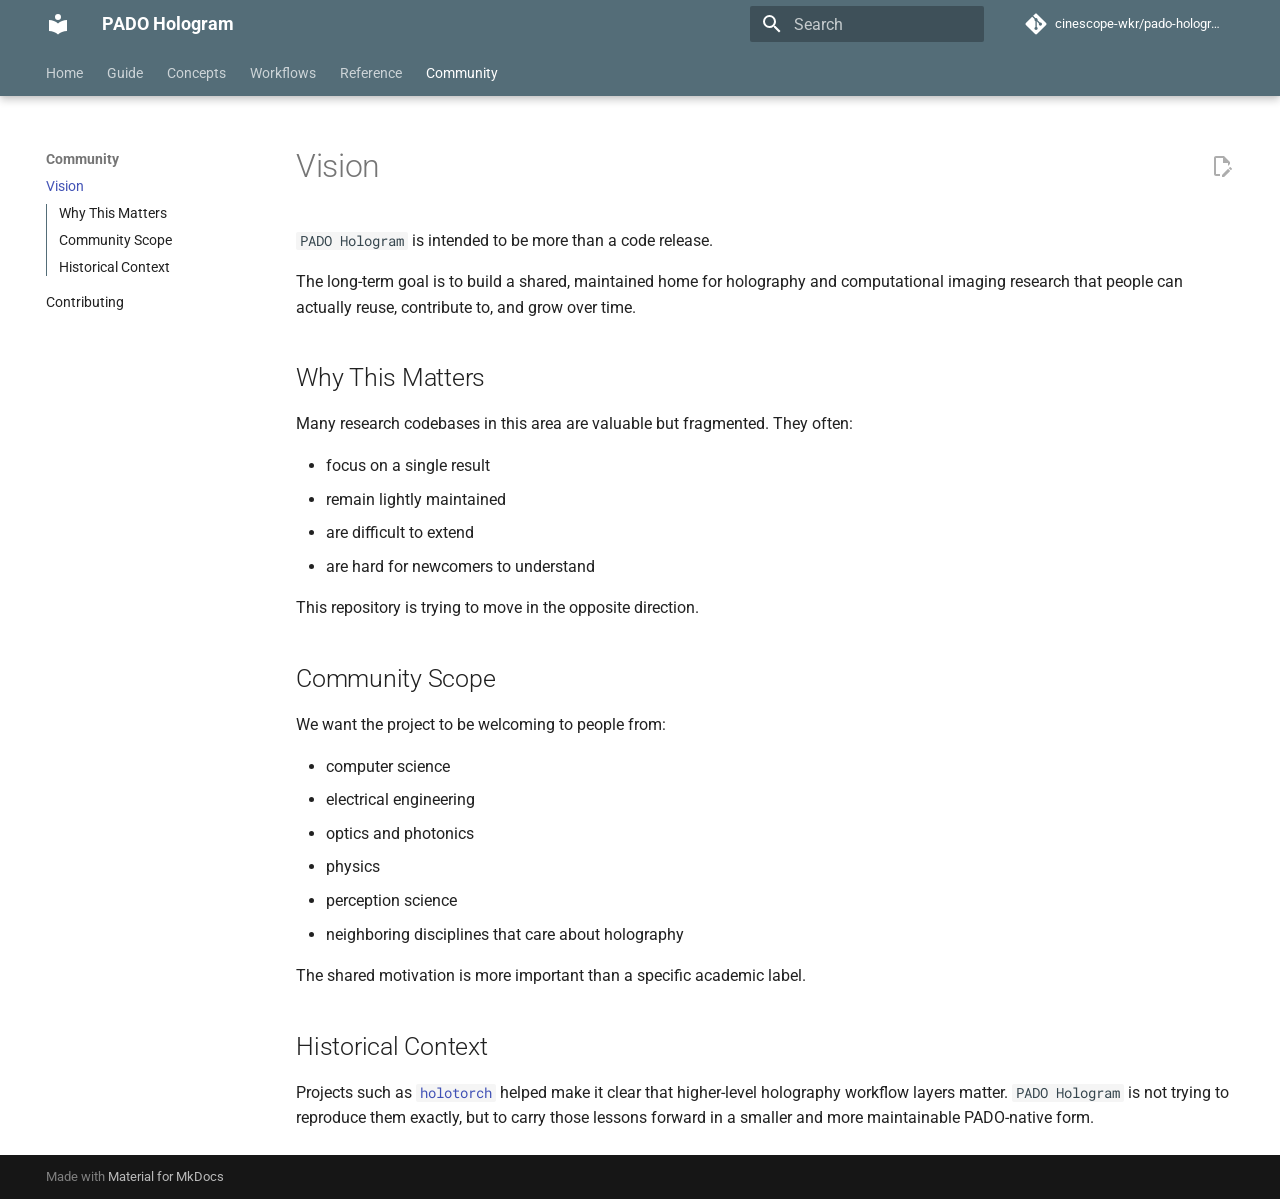
<file: community/vision/index.html>
<!doctype html>
<html lang="en" class="no-js">
  <head>
    
      <meta charset="utf-8">
      <meta name="viewport" content="width=device-width,initial-scale=1">
      
        <meta name="description" content="PADO Hologram documentation">
      
      
      
        <link rel="canonical" href="https://cinescope-wkr.github.io/pado-hologram/community/vision/">
      
      
        <link rel="prev" href="../../reference/fork-and-license/">
      
      
        <link rel="next" href="../contributing/">
      
      
        
      
      
      <link rel="icon" href="../../assets/images/favicon.png">
      <meta name="generator" content="mkdocs-1.6.1, mkdocs-material-9.7.6">
    
    
      
        <title>Vision - PADO Hologram</title>
      
    
    
      <link rel="stylesheet" href="../../assets/stylesheets/main.484c7ddc.min.css">
      
        
        <link rel="stylesheet" href="../../assets/stylesheets/palette.ab4e12ef.min.css">
      
      


    
    
      
    
    
      
        
        
        <link rel="preconnect" href="https://fonts.gstatic.com" crossorigin>
        <link rel="stylesheet" href="https://fonts.googleapis.com/css?family=Roboto:300,300i,400,400i,700,700i%7CRoboto+Mono:400,400i,700,700i&display=fallback">
        <style>:root{--md-text-font:"Roboto";--md-code-font:"Roboto Mono"}</style>
      
    
    
      <link rel="stylesheet" href="../../assets/stylesheets/extra.css">
    
    <script>__md_scope=new URL("../..",location),__md_hash=e=>[...e].reduce(((e,_)=>(e<<5)-e+_.charCodeAt(0)),0),__md_get=(e,_=localStorage,t=__md_scope)=>JSON.parse(_.getItem(t.pathname+"."+e)),__md_set=(e,_,t=localStorage,a=__md_scope)=>{try{t.setItem(a.pathname+"."+e,JSON.stringify(_))}catch(e){}}</script>
    
      

    
    
  </head>
  
  
    
    
      
    
    
    
    
    <body dir="ltr" data-md-color-scheme="default" data-md-color-primary="blue-grey" data-md-color-accent="cyan">
  
    
    <input class="md-toggle" data-md-toggle="drawer" type="checkbox" id="__drawer" autocomplete="off">
    <input class="md-toggle" data-md-toggle="search" type="checkbox" id="__search" autocomplete="off">
    <label class="md-overlay" for="__drawer"></label>
    <div data-md-component="skip">
      
        
        <a href="#vision" class="md-skip">
          Skip to content
        </a>
      
    </div>
    <div data-md-component="announce">
      
    </div>
    
    
      

  

<header class="md-header md-header--shadow md-header--lifted" data-md-component="header">
  <nav class="md-header__inner md-grid" aria-label="Header">
    <a href="../.." title="PADO Hologram" class="md-header__button md-logo" aria-label="PADO Hologram" data-md-component="logo">
      
  
  <svg xmlns="http://www.w3.org/2000/svg" viewBox="0 0 24 24"><path d="M12 8a3 3 0 0 0 3-3 3 3 0 0 0-3-3 3 3 0 0 0-3 3 3 3 0 0 0 3 3m0 3.54C9.64 9.35 6.5 8 3 8v11c3.5 0 6.64 1.35 9 3.54 2.36-2.19 5.5-3.54 9-3.54V8c-3.5 0-6.64 1.35-9 3.54"/></svg>

    </a>
    <label class="md-header__button md-icon" for="__drawer">
      
      <svg xmlns="http://www.w3.org/2000/svg" viewBox="0 0 24 24"><path d="M3 6h18v2H3zm0 5h18v2H3zm0 5h18v2H3z"/></svg>
    </label>
    <div class="md-header__title" data-md-component="header-title">
      <div class="md-header__ellipsis">
        <div class="md-header__topic">
          <a href="../.." class="md-ellipsis pado-header-home" aria-label="PADO Hologram">
            PADO Hologram
          </a>
        </div>
        <div class="md-header__topic" data-md-component="header-topic">
          <span class="md-ellipsis">
            
              Vision
            
          </span>
        </div>
      </div>
    </div>
    
      
        <form class="md-header__option" data-md-component="palette">
  
    
    
    
    <input class="md-option" data-md-color-media="" data-md-color-scheme="default" data-md-color-primary="blue-grey" data-md-color-accent="cyan"  aria-hidden="true"  type="radio" name="__palette" id="__palette_0">
    
  
</form>
      
    
    
      <script>var palette=__md_get("__palette");if(palette&&palette.color){if("(prefers-color-scheme)"===palette.color.media){var media=matchMedia("(prefers-color-scheme: light)"),input=document.querySelector(media.matches?"[data-md-color-media='(prefers-color-scheme: light)']":"[data-md-color-media='(prefers-color-scheme: dark)']");palette.color.media=input.getAttribute("data-md-color-media"),palette.color.scheme=input.getAttribute("data-md-color-scheme"),palette.color.primary=input.getAttribute("data-md-color-primary"),palette.color.accent=input.getAttribute("data-md-color-accent")}for(var[key,value]of Object.entries(palette.color))document.body.setAttribute("data-md-color-"+key,value)}</script>
    
    
    
      
      
        <label class="md-header__button md-icon" for="__search">
          
          <svg xmlns="http://www.w3.org/2000/svg" viewBox="0 0 24 24"><path d="M9.5 3A6.5 6.5 0 0 1 16 9.5c0 1.61-.59 3.09-1.56 4.23l.27.27h.79l5 5-1.5 1.5-5-5v-.79l-.27-.27A6.52 6.52 0 0 1 9.5 16 6.5 6.5 0 0 1 3 9.5 6.5 6.5 0 0 1 9.5 3m0 2C7 5 5 7 5 9.5S7 14 9.5 14 14 12 14 9.5 12 5 9.5 5"/></svg>
        </label>
        <div class="md-search" data-md-component="search" role="dialog">
  <label class="md-search__overlay" for="__search"></label>
  <div class="md-search__inner" role="search">
    <form class="md-search__form" name="search">
      <input type="text" class="md-search__input" name="query" aria-label="Search" placeholder="Search" autocapitalize="off" autocorrect="off" autocomplete="off" spellcheck="false" data-md-component="search-query" required>
      <label class="md-search__icon md-icon" for="__search">
        
        <svg xmlns="http://www.w3.org/2000/svg" viewBox="0 0 24 24"><path d="M9.5 3A6.5 6.5 0 0 1 16 9.5c0 1.61-.59 3.09-1.56 4.23l.27.27h.79l5 5-1.5 1.5-5-5v-.79l-.27-.27A6.52 6.52 0 0 1 9.5 16 6.5 6.5 0 0 1 3 9.5 6.5 6.5 0 0 1 9.5 3m0 2C7 5 5 7 5 9.5S7 14 9.5 14 14 12 14 9.5 12 5 9.5 5"/></svg>
        
        <svg xmlns="http://www.w3.org/2000/svg" viewBox="0 0 24 24"><path d="M20 11v2H8l5.5 5.5-1.42 1.42L4.16 12l7.92-7.92L13.5 5.5 8 11z"/></svg>
      </label>
      <nav class="md-search__options" aria-label="Search">
        
          <a href="javascript:void(0)" class="md-search__icon md-icon" title="Share" aria-label="Share" data-clipboard data-clipboard-text="" data-md-component="search-share" tabindex="-1">
            
            <svg xmlns="http://www.w3.org/2000/svg" viewBox="0 0 24 24"><path d="M18 16.08c-.76 0-1.44.3-1.96.77L8.91 12.7c.05-.23.09-.46.09-.7s-.04-.47-.09-.7l7.05-4.11c.54.5 1.25.81 2.04.81a3 3 0 0 0 3-3 3 3 0 0 0-3-3 3 3 0 0 0-3 3c0 .24.04.47.09.7L8.04 9.81C7.5 9.31 6.79 9 6 9a3 3 0 0 0-3 3 3 3 0 0 0 3 3c.79 0 1.5-.31 2.04-.81l7.12 4.15c-.05.21-.08.43-.08.66 0 1.61 1.31 2.91 2.92 2.91s2.92-1.3 2.92-2.91A2.92 2.92 0 0 0 18 16.08"/></svg>
          </a>
        
        <button type="reset" class="md-search__icon md-icon" title="Clear" aria-label="Clear" tabindex="-1">
          
          <svg xmlns="http://www.w3.org/2000/svg" viewBox="0 0 24 24"><path d="M19 6.41 17.59 5 12 10.59 6.41 5 5 6.41 10.59 12 5 17.59 6.41 19 12 13.41 17.59 19 19 17.59 13.41 12z"/></svg>
        </button>
      </nav>
      
        <div class="md-search__suggest" data-md-component="search-suggest"></div>
      
    </form>
    <div class="md-search__output">
      <div class="md-search__scrollwrap" tabindex="0" data-md-scrollfix>
        <div class="md-search-result" data-md-component="search-result">
          <div class="md-search-result__meta">
            Initializing search
          </div>
          <ol class="md-search-result__list" role="presentation"></ol>
        </div>
      </div>
    </div>
  </div>
</div>
      
    
    
      <div class="md-header__source">
        <a href="https://github.com/cinescope-wkr/pado-hologram" title="Go to repository" class="md-source" data-md-component="source">
  <div class="md-source__icon md-icon">
    
    <svg xmlns="http://www.w3.org/2000/svg" viewBox="0 0 448 512"><!--! Font Awesome Free 7.1.0 by @fontawesome - https://fontawesome.com License - https://fontawesome.com/license/free (Icons: CC BY 4.0, Fonts: SIL OFL 1.1, Code: MIT License) Copyright 2025 Fonticons, Inc.--><path d="M439.6 236.1 244 40.5c-5.4-5.5-12.8-8.5-20.4-8.5s-15 3-20.4 8.4L162.5 81l51.5 51.5c27.1-9.1 52.7 16.8 43.4 43.7l49.7 49.7c34.2-11.8 61.2 31 35.5 56.7-26.5 26.5-70.2-2.9-56-37.3L240.3 199v121.9c25.3 12.5 22.3 41.8 9.1 55-6.4 6.4-15.2 10.1-24.3 10.1s-17.8-3.6-24.3-10.1c-17.6-17.6-11.1-46.9 11.2-56v-123c-20.8-8.5-24.6-30.7-18.6-45L142.6 101 8.5 235.1C3 240.6 0 247.9 0 255.5s3 15 8.5 20.4l195.6 195.7c5.4 5.4 12.7 8.4 20.4 8.4s15-3 20.4-8.4l194.7-194.7c5.4-5.4 8.4-12.8 8.4-20.4s-3-15-8.4-20.4"/></svg>
  </div>
  <div class="md-source__repository">
    cinescope-wkr/pado-hologram
  </div>
</a>
      </div>
    
  </nav>
  
    
      
<nav class="md-tabs" aria-label="Tabs" data-md-component="tabs">
  <div class="md-grid">
    <ul class="md-tabs__list">
      
        
  
  
  
  
    <li class="md-tabs__item">
      <a href="../.." class="md-tabs__link">
        
  
  
    
  
  Home

      </a>
    </li>
  

      
        
  
  
  
  
    
    
      <li class="md-tabs__item">
        <a href="../../guide/installation/" class="md-tabs__link">
          
  
  
  Guide

        </a>
      </li>
    
  

      
        
  
  
  
  
    
    
      <li class="md-tabs__item">
        <a href="../../concepts/architecture/" class="md-tabs__link">
          
  
  
  Concepts

        </a>
      </li>
    
  

      
        
  
  
  
  
    
    
      <li class="md-tabs__item">
        <a href="../../workflows/phase-only-cgh/" class="md-tabs__link">
          
  
  
  Workflows

        </a>
      </li>
    
  

      
        
  
  
  
  
    
    
      <li class="md-tabs__item">
        <a href="../../reference/modules/" class="md-tabs__link">
          
  
  
  Reference

        </a>
      </li>
    
  

      
        
  
  
  
    
  
  
    
    
      <li class="md-tabs__item md-tabs__item--active">
        <a href="./" class="md-tabs__link">
          
  
  
  Community

        </a>
      </li>
    
  

      
    </ul>
  </div>
</nav>
    
  
</header>
    
    <div class="md-container" data-md-component="container">
      
      
        
      
      <main class="md-main" data-md-component="main">
        <div class="md-main__inner md-grid">
          
            
              
              <div class="md-sidebar md-sidebar--primary" data-md-component="sidebar" data-md-type="navigation" >
                <div class="md-sidebar__scrollwrap">
                  <div class="md-sidebar__inner">
                    


  


  

<nav class="md-nav md-nav--primary md-nav--lifted md-nav--integrated" aria-label="Navigation" data-md-level="0">
  <label class="md-nav__title" for="__drawer">
    <a href="../.." title="PADO Hologram" class="md-nav__button md-logo" aria-label="PADO Hologram" data-md-component="logo">
      
  
  <svg xmlns="http://www.w3.org/2000/svg" viewBox="0 0 24 24"><path d="M12 8a3 3 0 0 0 3-3 3 3 0 0 0-3-3 3 3 0 0 0-3 3 3 3 0 0 0 3 3m0 3.54C9.64 9.35 6.5 8 3 8v11c3.5 0 6.64 1.35 9 3.54 2.36-2.19 5.5-3.54 9-3.54V8c-3.5 0-6.64 1.35-9 3.54"/></svg>

    </a>
    PADO Hologram
  </label>
  
    <div class="md-nav__source">
      <a href="https://github.com/cinescope-wkr/pado-hologram" title="Go to repository" class="md-source" data-md-component="source">
  <div class="md-source__icon md-icon">
    
    <svg xmlns="http://www.w3.org/2000/svg" viewBox="0 0 448 512"><!--! Font Awesome Free 7.1.0 by @fontawesome - https://fontawesome.com License - https://fontawesome.com/license/free (Icons: CC BY 4.0, Fonts: SIL OFL 1.1, Code: MIT License) Copyright 2025 Fonticons, Inc.--><path d="M439.6 236.1 244 40.5c-5.4-5.5-12.8-8.5-20.4-8.5s-15 3-20.4 8.4L162.5 81l51.5 51.5c27.1-9.1 52.7 16.8 43.4 43.7l49.7 49.7c34.2-11.8 61.2 31 35.5 56.7-26.5 26.5-70.2-2.9-56-37.3L240.3 199v121.9c25.3 12.5 22.3 41.8 9.1 55-6.4 6.4-15.2 10.1-24.3 10.1s-17.8-3.6-24.3-10.1c-17.6-17.6-11.1-46.9 11.2-56v-123c-20.8-8.5-24.6-30.7-18.6-45L142.6 101 8.5 235.1C3 240.6 0 247.9 0 255.5s3 15 8.5 20.4l195.6 195.7c5.4 5.4 12.7 8.4 20.4 8.4s15-3 20.4-8.4l194.7-194.7c5.4-5.4 8.4-12.8 8.4-20.4s-3-15-8.4-20.4"/></svg>
  </div>
  <div class="md-source__repository">
    cinescope-wkr/pado-hologram
  </div>
</a>
    </div>
  
  <ul class="md-nav__list" data-md-scrollfix>
    
      
      
  
  
  
  
    <li class="md-nav__item">
      <a href="../.." class="md-nav__link">
        
  
  
  <span class="md-ellipsis">
    
  
    Home
  

    
  </span>
  
  

      </a>
    </li>
  

    
      
      
  
  
  
  
    
    
    
    
      
      
    
    
    <li class="md-nav__item md-nav__item--nested">
      
        
        
        <input class="md-nav__toggle md-toggle " type="checkbox" id="__nav_2" >
        
          
          <label class="md-nav__link" for="__nav_2" id="__nav_2_label" tabindex="0">
            
  
  
  <span class="md-ellipsis">
    
  
    Guide
  

    
  </span>
  
  

            <span class="md-nav__icon md-icon"></span>
          </label>
        
        <nav class="md-nav" data-md-level="1" aria-labelledby="__nav_2_label" aria-expanded="false">
          <label class="md-nav__title" for="__nav_2">
            <span class="md-nav__icon md-icon"></span>
            
  
    Guide
  

          </label>
          <ul class="md-nav__list" data-md-scrollfix>
            
              
                
  
  
  
  
    <li class="md-nav__item">
      <a href="../../guide/installation/" class="md-nav__link">
        
  
  
  <span class="md-ellipsis">
    
  
    Installation
  

    
  </span>
  
  

      </a>
    </li>
  

              
            
              
                
  
  
  
  
    <li class="md-nav__item">
      <a href="../../guide/quickstart/" class="md-nav__link">
        
  
  
  <span class="md-ellipsis">
    
  
    Quickstart
  

    
  </span>
  
  

      </a>
    </li>
  

              
            
              
                
  
  
  
  
    <li class="md-nav__item">
      <a href="../../guide/repository-layout/" class="md-nav__link">
        
  
  
  <span class="md-ellipsis">
    
  
    Repository Layout
  

    
  </span>
  
  

      </a>
    </li>
  

              
            
          </ul>
        </nav>
      
    </li>
  

    
      
      
  
  
  
  
    
    
    
    
      
      
    
    
    <li class="md-nav__item md-nav__item--nested">
      
        
        
        <input class="md-nav__toggle md-toggle " type="checkbox" id="__nav_3" >
        
          
          <label class="md-nav__link" for="__nav_3" id="__nav_3_label" tabindex="0">
            
  
  
  <span class="md-ellipsis">
    
  
    Concepts
  

    
  </span>
  
  

            <span class="md-nav__icon md-icon"></span>
          </label>
        
        <nav class="md-nav" data-md-level="1" aria-labelledby="__nav_3_label" aria-expanded="false">
          <label class="md-nav__title" for="__nav_3">
            <span class="md-nav__icon md-icon"></span>
            
  
    Concepts
  

          </label>
          <ul class="md-nav__list" data-md-scrollfix>
            
              
                
  
  
  
  
    <li class="md-nav__item">
      <a href="../../concepts/architecture/" class="md-nav__link">
        
  
  
  <span class="md-ellipsis">
    
  
    Architecture Overview
  

    
  </span>
  
  

      </a>
    </li>
  

              
            
              
                
  
  
  
  
    <li class="md-nav__item">
      <a href="../../concepts/core-vs-hologram/" class="md-nav__link">
        
  
  
  <span class="md-ellipsis">
    
  
    Core vs Hologram
  

    
  </span>
  
  

      </a>
    </li>
  

              
            
          </ul>
        </nav>
      
    </li>
  

    
      
      
  
  
  
  
    
    
    
    
      
      
    
    
    <li class="md-nav__item md-nav__item--nested">
      
        
        
        <input class="md-nav__toggle md-toggle " type="checkbox" id="__nav_4" >
        
          
          <label class="md-nav__link" for="__nav_4" id="__nav_4_label" tabindex="0">
            
  
  
  <span class="md-ellipsis">
    
  
    Workflows
  

    
  </span>
  
  

            <span class="md-nav__icon md-icon"></span>
          </label>
        
        <nav class="md-nav" data-md-level="1" aria-labelledby="__nav_4_label" aria-expanded="false">
          <label class="md-nav__title" for="__nav_4">
            <span class="md-nav__icon md-icon"></span>
            
  
    Workflows
  

          </label>
          <ul class="md-nav__list" data-md-scrollfix>
            
              
                
  
  
  
  
    <li class="md-nav__item">
      <a href="../../workflows/phase-only-cgh/" class="md-nav__link">
        
  
  
  <span class="md-ellipsis">
    
  
    Phase-Only CGH
  

    
  </span>
  
  

      </a>
    </li>
  

              
            
              
                
  
  
  
  
    <li class="md-nav__item">
      <a href="../../workflows/device-modeling/" class="md-nav__link">
        
  
  
  <span class="md-ellipsis">
    
  
    Device Modeling
  

    
  </span>
  
  

      </a>
    </li>
  

              
            
              
                
  
  
  
  
    <li class="md-nav__item">
      <a href="../../workflows/experiments/" class="md-nav__link">
        
  
  
  <span class="md-ellipsis">
    
  
    Experiments and Hydra
  

    
  </span>
  
  

      </a>
    </li>
  

              
            
          </ul>
        </nav>
      
    </li>
  

    
      
      
  
  
  
  
    
    
    
    
      
      
    
    
    <li class="md-nav__item md-nav__item--nested">
      
        
        
        <input class="md-nav__toggle md-toggle " type="checkbox" id="__nav_5" >
        
          
          <label class="md-nav__link" for="__nav_5" id="__nav_5_label" tabindex="0">
            
  
  
  <span class="md-ellipsis">
    
  
    Reference
  

    
  </span>
  
  

            <span class="md-nav__icon md-icon"></span>
          </label>
        
        <nav class="md-nav" data-md-level="1" aria-labelledby="__nav_5_label" aria-expanded="false">
          <label class="md-nav__title" for="__nav_5">
            <span class="md-nav__icon md-icon"></span>
            
  
    Reference
  

          </label>
          <ul class="md-nav__list" data-md-scrollfix>
            
              
                
  
  
  
  
    <li class="md-nav__item">
      <a href="../../reference/modules/" class="md-nav__link">
        
  
  
  <span class="md-ellipsis">
    
  
    Module Reference Map
  

    
  </span>
  
  

      </a>
    </li>
  

              
            
              
                
  
  
  
  
    <li class="md-nav__item">
      <a href="../../reference/fork-and-license/" class="md-nav__link">
        
  
  
  <span class="md-ellipsis">
    
  
    Fork and License
  

    
  </span>
  
  

      </a>
    </li>
  

              
            
          </ul>
        </nav>
      
    </li>
  

    
      
      
  
  
    
  
  
  
    
    
    
    
      
        
        
      
      
    
    
    <li class="md-nav__item md-nav__item--active md-nav__item--section md-nav__item--nested">
      
        
        
        <input class="md-nav__toggle md-toggle " type="checkbox" id="__nav_6" checked>
        
          
          <label class="md-nav__link" for="__nav_6" id="__nav_6_label" tabindex="">
            
  
  
  <span class="md-ellipsis">
    
  
    Community
  

    
  </span>
  
  

            <span class="md-nav__icon md-icon"></span>
          </label>
        
        <nav class="md-nav" data-md-level="1" aria-labelledby="__nav_6_label" aria-expanded="true">
          <label class="md-nav__title" for="__nav_6">
            <span class="md-nav__icon md-icon"></span>
            
  
    Community
  

          </label>
          <ul class="md-nav__list" data-md-scrollfix>
            
              
                
  
  
    
  
  
  
    <li class="md-nav__item md-nav__item--active">
      
      <input class="md-nav__toggle md-toggle" type="checkbox" id="__toc">
      
      
        
      
      
        <label class="md-nav__link md-nav__link--active" for="__toc">
          
  
  
  <span class="md-ellipsis">
    
  
    Vision
  

    
  </span>
  
  

          <span class="md-nav__icon md-icon"></span>
        </label>
      
      <a href="./" class="md-nav__link md-nav__link--active">
        
  
  
  <span class="md-ellipsis">
    
  
    Vision
  

    
  </span>
  
  

      </a>
      
        

<nav class="md-nav md-nav--secondary" aria-label="Table of contents">
  
  
  
    
  
  
    <label class="md-nav__title" for="__toc">
      <span class="md-nav__icon md-icon"></span>
      Table of contents
    </label>
    <ul class="md-nav__list" data-md-component="toc" data-md-scrollfix>
      
        <li class="md-nav__item">
  <a href="#why-this-matters" class="md-nav__link">
    <span class="md-ellipsis">
      
        Why This Matters
      
    </span>
  </a>
  
</li>
      
        <li class="md-nav__item">
  <a href="#community-scope" class="md-nav__link">
    <span class="md-ellipsis">
      
        Community Scope
      
    </span>
  </a>
  
</li>
      
        <li class="md-nav__item">
  <a href="#historical-context" class="md-nav__link">
    <span class="md-ellipsis">
      
        Historical Context
      
    </span>
  </a>
  
</li>
      
    </ul>
  
</nav>
      
    </li>
  

              
            
              
                
  
  
  
  
    <li class="md-nav__item">
      <a href="../contributing/" class="md-nav__link">
        
  
  
  <span class="md-ellipsis">
    
  
    Contributing
  

    
  </span>
  
  

      </a>
    </li>
  

              
            
          </ul>
        </nav>
      
    </li>
  

    
  </ul>
</nav>
                  </div>
                </div>
              </div>
            
            
          
          
            <div class="md-content" data-md-component="content">
              
              <article class="md-content__inner md-typeset">
                
                  


  
    <a href="https://github.com/cinescope-wkr/pado-hologram/edit/main/docs_mkdocs/community/vision.md" title="Edit this page" class="md-content__button md-icon" rel="edit">
      
      <svg xmlns="http://www.w3.org/2000/svg" viewBox="0 0 24 24"><path d="M10 20H6V4h7v5h5v3.1l2-2V8l-6-6H6c-1.1 0-2 .9-2 2v16c0 1.1.9 2 2 2h4zm10.2-7c.1 0 .3.1.4.2l1.3 1.3c.2.2.2.6 0 .8l-1 1-2.1-2.1 1-1c.1-.1.2-.2.4-.2m0 3.9L14.1 23H12v-2.1l6.1-6.1z"/></svg>
    </a>
  
  


<h1 id="vision">Vision</h1>
<p><code>PADO Hologram</code> is intended to be more than a code release.</p>
<p>The long-term goal is to build a shared, maintained home for holography and
computational imaging research that people can actually reuse, contribute to,
and grow over time.</p>
<h2 id="why-this-matters">Why This Matters</h2>
<p>Many research codebases in this area are valuable but fragmented. They often:</p>
<ul>
<li>focus on a single result</li>
<li>remain lightly maintained</li>
<li>are difficult to extend</li>
<li>are hard for newcomers to understand</li>
</ul>
<p>This repository is trying to move in the opposite direction.</p>
<h2 id="community-scope">Community Scope</h2>
<p>We want the project to be welcoming to people from:</p>
<ul>
<li>computer science</li>
<li>electrical engineering</li>
<li>optics and photonics</li>
<li>physics</li>
<li>perception science</li>
<li>neighboring disciplines that care about holography</li>
</ul>
<p>The shared motivation is more important than a specific academic label.</p>
<h2 id="historical-context">Historical Context</h2>
<p>Projects such as <a href="https://github.com/facebookresearch/holotorch"><code>holotorch</code></a>
helped make it clear that higher-level holography workflow layers matter.
<code>PADO Hologram</code> is not trying to reproduce them exactly, but to carry those
lessons forward in a smaller and more maintainable PADO-native form.</p>












                
              </article>
            </div>
          
          
<script>var target=document.getElementById(location.hash.slice(1));target&&target.name&&(target.checked=target.name.startsWith("__tabbed_"))</script>
        </div>
        
          <button type="button" class="md-top md-icon" data-md-component="top" hidden>
  
  <svg xmlns="http://www.w3.org/2000/svg" viewBox="0 0 24 24"><path d="M13 20h-2V8l-5.5 5.5-1.42-1.42L12 4.16l7.92 7.92-1.42 1.42L13 8z"/></svg>
  Back to top
</button>
        
      </main>
      
        <footer class="md-footer">
  
  <div class="md-footer-meta md-typeset">
    <div class="md-footer-meta__inner md-grid">
      <div class="md-copyright">
  
  
    Made with
    <a href="https://squidfunk.github.io/mkdocs-material/" target="_blank" rel="noopener">
      Material for MkDocs
    </a>
  
</div>
      
    </div>
  </div>
</footer>
      
    </div>
    <div class="md-dialog" data-md-component="dialog">
      <div class="md-dialog__inner md-typeset"></div>
    </div>
    
    
    
      
      
      <script id="__config" type="application/json">{"annotate": null, "base": "../..", "features": ["navigation.instant", "navigation.tracking", "navigation.tabs", "navigation.tabs.sticky", "navigation.top", "toc.integrate", "toc.follow", "search.suggest", "search.highlight", "search.share", "content.code.copy", "content.action.edit"], "search": "../../assets/javascripts/workers/search.2c215733.min.js", "tags": null, "translations": {"clipboard.copied": "Copied to clipboard", "clipboard.copy": "Copy to clipboard", "search.result.more.one": "1 more on this page", "search.result.more.other": "# more on this page", "search.result.none": "No matching documents", "search.result.one": "1 matching document", "search.result.other": "# matching documents", "search.result.placeholder": "Type to start searching", "search.result.term.missing": "Missing", "select.version": "Select version"}, "version": null}</script>
    
    
      <script src="../../assets/javascripts/bundle.79ae519e.min.js"></script>
      
    
  </body>
</html>
</file>
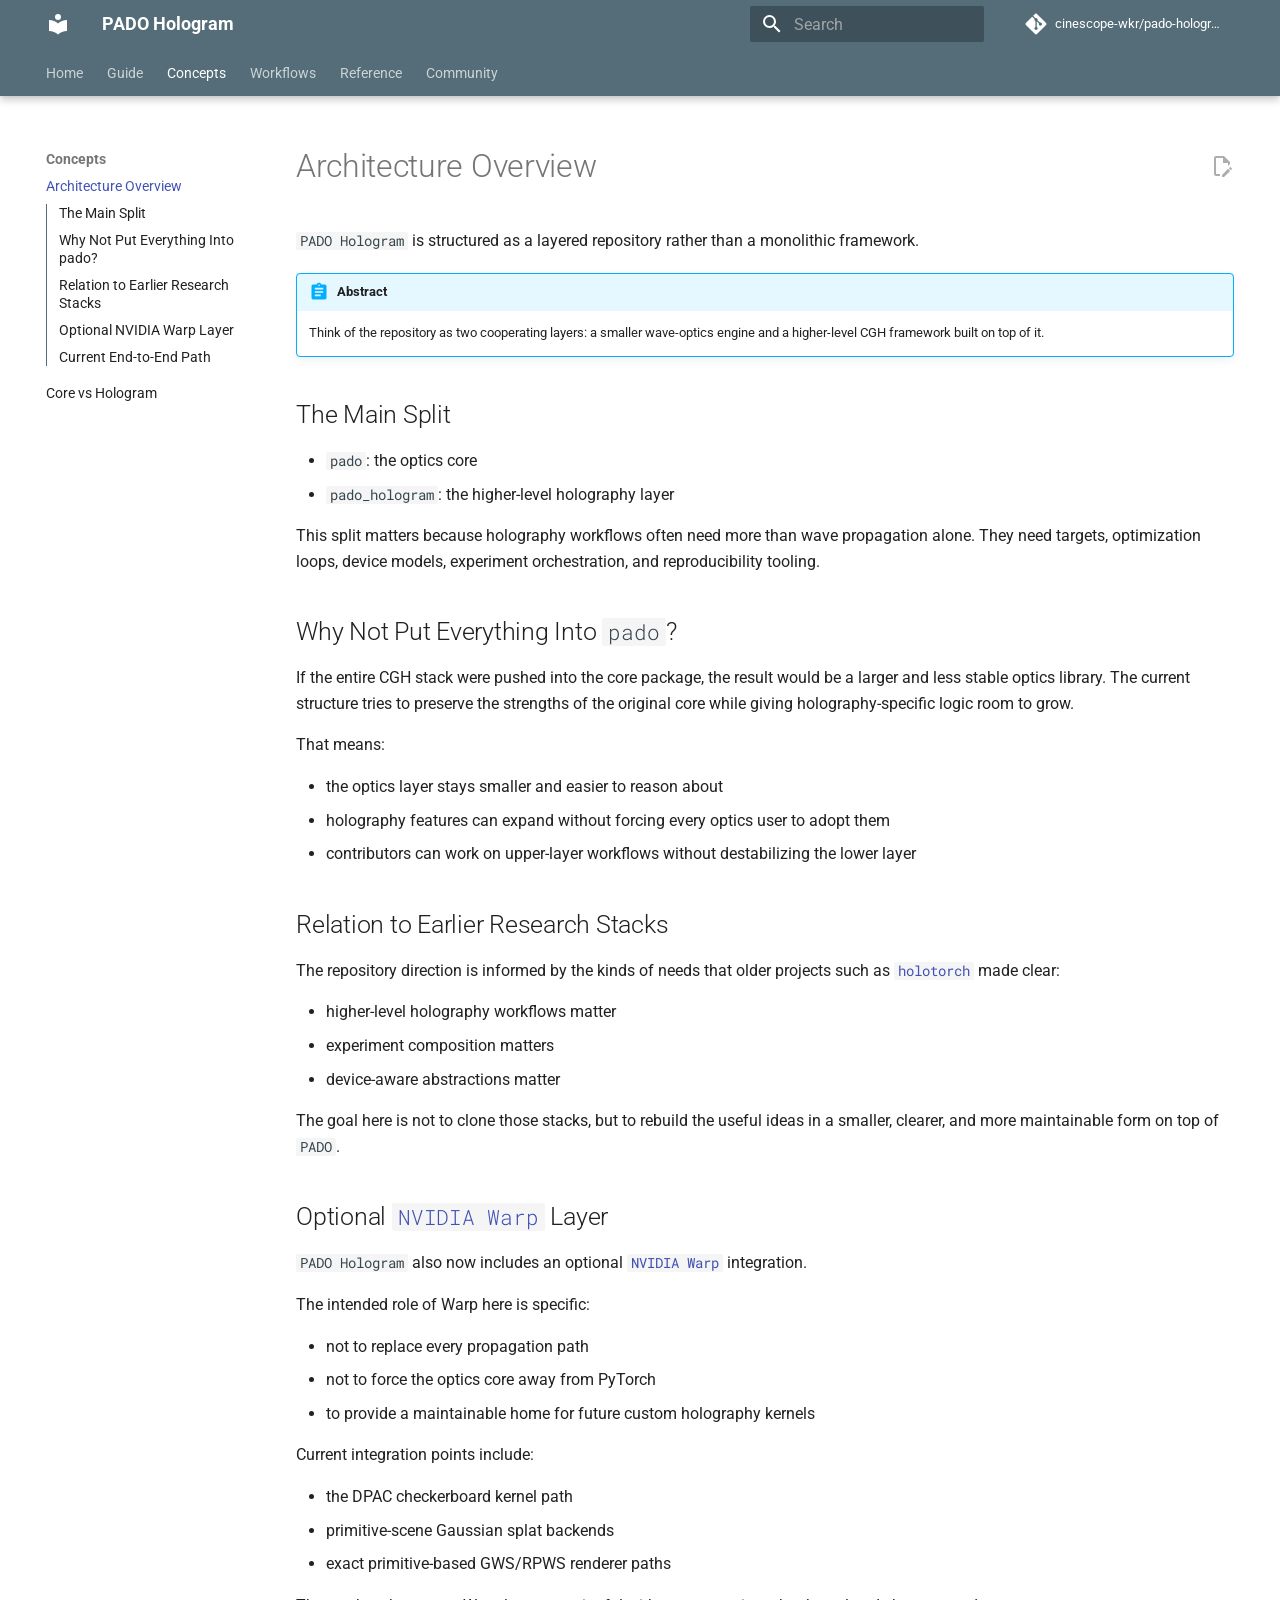
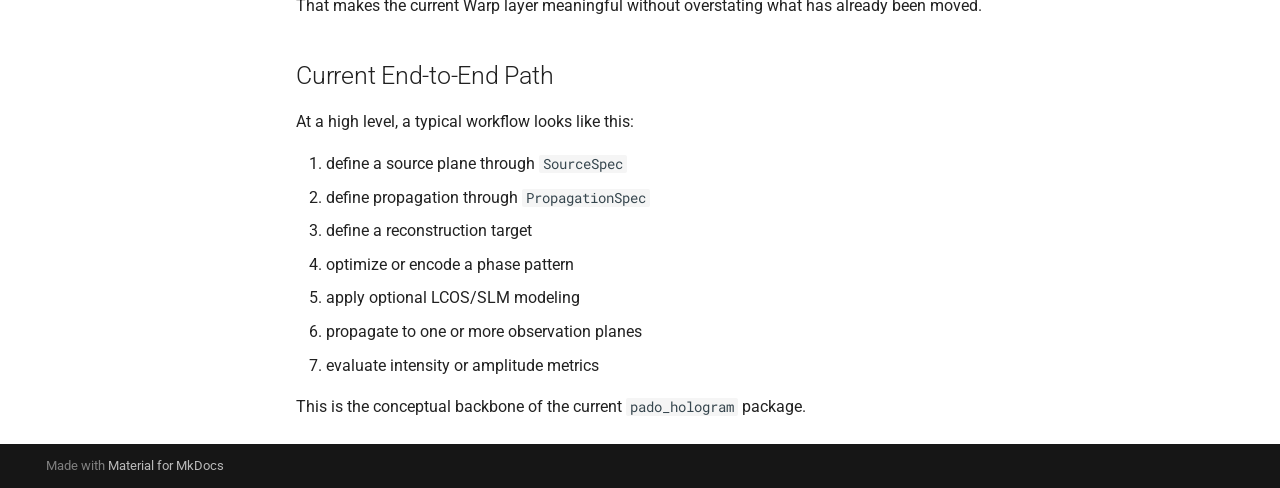
<file: concepts/architecture/index.html>
<!doctype html>
<html lang="en" class="no-js">
  <head>
    
      <meta charset="utf-8">
      <meta name="viewport" content="width=device-width,initial-scale=1">
      
        <meta name="description" content="PADO Hologram documentation">
      
      
      
        <link rel="canonical" href="https://cinescope-wkr.github.io/pado-hologram/concepts/architecture/">
      
      
        <link rel="prev" href="../../guide/repository-layout/">
      
      
        <link rel="next" href="../core-vs-hologram/">
      
      
        
      
      
      <link rel="icon" href="../../assets/images/favicon.png">
      <meta name="generator" content="mkdocs-1.6.1, mkdocs-material-9.7.6">
    
    
      
        <title>Architecture Overview - PADO Hologram</title>
      
    
    
      <link rel="stylesheet" href="../../assets/stylesheets/main.484c7ddc.min.css">
      
        
        <link rel="stylesheet" href="../../assets/stylesheets/palette.ab4e12ef.min.css">
      
      


    
    
      
    
    
      
        
        
        <link rel="preconnect" href="https://fonts.gstatic.com" crossorigin>
        <link rel="stylesheet" href="https://fonts.googleapis.com/css?family=Roboto:300,300i,400,400i,700,700i%7CRoboto+Mono:400,400i,700,700i&display=fallback">
        <style>:root{--md-text-font:"Roboto";--md-code-font:"Roboto Mono"}</style>
      
    
    
      <link rel="stylesheet" href="../../assets/stylesheets/extra.css">
    
    <script>__md_scope=new URL("../..",location),__md_hash=e=>[...e].reduce(((e,_)=>(e<<5)-e+_.charCodeAt(0)),0),__md_get=(e,_=localStorage,t=__md_scope)=>JSON.parse(_.getItem(t.pathname+"."+e)),__md_set=(e,_,t=localStorage,a=__md_scope)=>{try{t.setItem(a.pathname+"."+e,JSON.stringify(_))}catch(e){}}</script>
    
      

    
    
  </head>
  
  
    
    
      
    
    
    
    
    <body dir="ltr" data-md-color-scheme="default" data-md-color-primary="blue-grey" data-md-color-accent="cyan">
  
    
    <input class="md-toggle" data-md-toggle="drawer" type="checkbox" id="__drawer" autocomplete="off">
    <input class="md-toggle" data-md-toggle="search" type="checkbox" id="__search" autocomplete="off">
    <label class="md-overlay" for="__drawer"></label>
    <div data-md-component="skip">
      
        
        <a href="#architecture-overview" class="md-skip">
          Skip to content
        </a>
      
    </div>
    <div data-md-component="announce">
      
    </div>
    
    
      

  

<header class="md-header md-header--shadow md-header--lifted" data-md-component="header">
  <nav class="md-header__inner md-grid" aria-label="Header">
    <a href="../.." title="PADO Hologram" class="md-header__button md-logo" aria-label="PADO Hologram" data-md-component="logo">
      
  
  <svg xmlns="http://www.w3.org/2000/svg" viewBox="0 0 24 24"><path d="M12 8a3 3 0 0 0 3-3 3 3 0 0 0-3-3 3 3 0 0 0-3 3 3 3 0 0 0 3 3m0 3.54C9.64 9.35 6.5 8 3 8v11c3.5 0 6.64 1.35 9 3.54 2.36-2.19 5.5-3.54 9-3.54V8c-3.5 0-6.64 1.35-9 3.54"/></svg>

    </a>
    <label class="md-header__button md-icon" for="__drawer">
      
      <svg xmlns="http://www.w3.org/2000/svg" viewBox="0 0 24 24"><path d="M3 6h18v2H3zm0 5h18v2H3zm0 5h18v2H3z"/></svg>
    </label>
    <div class="md-header__title" data-md-component="header-title">
      <div class="md-header__ellipsis">
        <div class="md-header__topic">
          <a href="../.." class="md-ellipsis pado-header-home" aria-label="PADO Hologram">
            PADO Hologram
          </a>
        </div>
        <div class="md-header__topic" data-md-component="header-topic">
          <span class="md-ellipsis">
            
              Architecture Overview
            
          </span>
        </div>
      </div>
    </div>
    
      
        <form class="md-header__option" data-md-component="palette">
  
    
    
    
    <input class="md-option" data-md-color-media="" data-md-color-scheme="default" data-md-color-primary="blue-grey" data-md-color-accent="cyan"  aria-hidden="true"  type="radio" name="__palette" id="__palette_0">
    
  
</form>
      
    
    
      <script>var palette=__md_get("__palette");if(palette&&palette.color){if("(prefers-color-scheme)"===palette.color.media){var media=matchMedia("(prefers-color-scheme: light)"),input=document.querySelector(media.matches?"[data-md-color-media='(prefers-color-scheme: light)']":"[data-md-color-media='(prefers-color-scheme: dark)']");palette.color.media=input.getAttribute("data-md-color-media"),palette.color.scheme=input.getAttribute("data-md-color-scheme"),palette.color.primary=input.getAttribute("data-md-color-primary"),palette.color.accent=input.getAttribute("data-md-color-accent")}for(var[key,value]of Object.entries(palette.color))document.body.setAttribute("data-md-color-"+key,value)}</script>
    
    
    
      
      
        <label class="md-header__button md-icon" for="__search">
          
          <svg xmlns="http://www.w3.org/2000/svg" viewBox="0 0 24 24"><path d="M9.5 3A6.5 6.5 0 0 1 16 9.5c0 1.61-.59 3.09-1.56 4.23l.27.27h.79l5 5-1.5 1.5-5-5v-.79l-.27-.27A6.52 6.52 0 0 1 9.5 16 6.5 6.5 0 0 1 3 9.5 6.5 6.5 0 0 1 9.5 3m0 2C7 5 5 7 5 9.5S7 14 9.5 14 14 12 14 9.5 12 5 9.5 5"/></svg>
        </label>
        <div class="md-search" data-md-component="search" role="dialog">
  <label class="md-search__overlay" for="__search"></label>
  <div class="md-search__inner" role="search">
    <form class="md-search__form" name="search">
      <input type="text" class="md-search__input" name="query" aria-label="Search" placeholder="Search" autocapitalize="off" autocorrect="off" autocomplete="off" spellcheck="false" data-md-component="search-query" required>
      <label class="md-search__icon md-icon" for="__search">
        
        <svg xmlns="http://www.w3.org/2000/svg" viewBox="0 0 24 24"><path d="M9.5 3A6.5 6.5 0 0 1 16 9.5c0 1.61-.59 3.09-1.56 4.23l.27.27h.79l5 5-1.5 1.5-5-5v-.79l-.27-.27A6.52 6.52 0 0 1 9.5 16 6.5 6.5 0 0 1 3 9.5 6.5 6.5 0 0 1 9.5 3m0 2C7 5 5 7 5 9.5S7 14 9.5 14 14 12 14 9.5 12 5 9.5 5"/></svg>
        
        <svg xmlns="http://www.w3.org/2000/svg" viewBox="0 0 24 24"><path d="M20 11v2H8l5.5 5.5-1.42 1.42L4.16 12l7.92-7.92L13.5 5.5 8 11z"/></svg>
      </label>
      <nav class="md-search__options" aria-label="Search">
        
          <a href="javascript:void(0)" class="md-search__icon md-icon" title="Share" aria-label="Share" data-clipboard data-clipboard-text="" data-md-component="search-share" tabindex="-1">
            
            <svg xmlns="http://www.w3.org/2000/svg" viewBox="0 0 24 24"><path d="M18 16.08c-.76 0-1.44.3-1.96.77L8.91 12.7c.05-.23.09-.46.09-.7s-.04-.47-.09-.7l7.05-4.11c.54.5 1.25.81 2.04.81a3 3 0 0 0 3-3 3 3 0 0 0-3-3 3 3 0 0 0-3 3c0 .24.04.47.09.7L8.04 9.81C7.5 9.31 6.79 9 6 9a3 3 0 0 0-3 3 3 3 0 0 0 3 3c.79 0 1.5-.31 2.04-.81l7.12 4.15c-.05.21-.08.43-.08.66 0 1.61 1.31 2.91 2.92 2.91s2.92-1.3 2.92-2.91A2.92 2.92 0 0 0 18 16.08"/></svg>
          </a>
        
        <button type="reset" class="md-search__icon md-icon" title="Clear" aria-label="Clear" tabindex="-1">
          
          <svg xmlns="http://www.w3.org/2000/svg" viewBox="0 0 24 24"><path d="M19 6.41 17.59 5 12 10.59 6.41 5 5 6.41 10.59 12 5 17.59 6.41 19 12 13.41 17.59 19 19 17.59 13.41 12z"/></svg>
        </button>
      </nav>
      
        <div class="md-search__suggest" data-md-component="search-suggest"></div>
      
    </form>
    <div class="md-search__output">
      <div class="md-search__scrollwrap" tabindex="0" data-md-scrollfix>
        <div class="md-search-result" data-md-component="search-result">
          <div class="md-search-result__meta">
            Initializing search
          </div>
          <ol class="md-search-result__list" role="presentation"></ol>
        </div>
      </div>
    </div>
  </div>
</div>
      
    
    
      <div class="md-header__source">
        <a href="https://github.com/cinescope-wkr/pado-hologram" title="Go to repository" class="md-source" data-md-component="source">
  <div class="md-source__icon md-icon">
    
    <svg xmlns="http://www.w3.org/2000/svg" viewBox="0 0 448 512"><!--! Font Awesome Free 7.1.0 by @fontawesome - https://fontawesome.com License - https://fontawesome.com/license/free (Icons: CC BY 4.0, Fonts: SIL OFL 1.1, Code: MIT License) Copyright 2025 Fonticons, Inc.--><path d="M439.6 236.1 244 40.5c-5.4-5.5-12.8-8.5-20.4-8.5s-15 3-20.4 8.4L162.5 81l51.5 51.5c27.1-9.1 52.7 16.8 43.4 43.7l49.7 49.7c34.2-11.8 61.2 31 35.5 56.7-26.5 26.5-70.2-2.9-56-37.3L240.3 199v121.9c25.3 12.5 22.3 41.8 9.1 55-6.4 6.4-15.2 10.1-24.3 10.1s-17.8-3.6-24.3-10.1c-17.6-17.6-11.1-46.9 11.2-56v-123c-20.8-8.5-24.6-30.7-18.6-45L142.6 101 8.5 235.1C3 240.6 0 247.9 0 255.5s3 15 8.5 20.4l195.6 195.7c5.4 5.4 12.7 8.4 20.4 8.4s15-3 20.4-8.4l194.7-194.7c5.4-5.4 8.4-12.8 8.4-20.4s-3-15-8.4-20.4"/></svg>
  </div>
  <div class="md-source__repository">
    cinescope-wkr/pado-hologram
  </div>
</a>
      </div>
    
  </nav>
  
    
      
<nav class="md-tabs" aria-label="Tabs" data-md-component="tabs">
  <div class="md-grid">
    <ul class="md-tabs__list">
      
        
  
  
  
  
    <li class="md-tabs__item">
      <a href="../.." class="md-tabs__link">
        
  
  
    
  
  Home

      </a>
    </li>
  

      
        
  
  
  
  
    
    
      <li class="md-tabs__item">
        <a href="../../guide/installation/" class="md-tabs__link">
          
  
  
  Guide

        </a>
      </li>
    
  

      
        
  
  
  
    
  
  
    
    
      <li class="md-tabs__item md-tabs__item--active">
        <a href="./" class="md-tabs__link">
          
  
  
  Concepts

        </a>
      </li>
    
  

      
        
  
  
  
  
    
    
      <li class="md-tabs__item">
        <a href="../../workflows/phase-only-cgh/" class="md-tabs__link">
          
  
  
  Workflows

        </a>
      </li>
    
  

      
        
  
  
  
  
    
    
      <li class="md-tabs__item">
        <a href="../../reference/modules/" class="md-tabs__link">
          
  
  
  Reference

        </a>
      </li>
    
  

      
        
  
  
  
  
    
    
      <li class="md-tabs__item">
        <a href="../../community/vision/" class="md-tabs__link">
          
  
  
  Community

        </a>
      </li>
    
  

      
    </ul>
  </div>
</nav>
    
  
</header>
    
    <div class="md-container" data-md-component="container">
      
      
        
      
      <main class="md-main" data-md-component="main">
        <div class="md-main__inner md-grid">
          
            
              
              <div class="md-sidebar md-sidebar--primary" data-md-component="sidebar" data-md-type="navigation" >
                <div class="md-sidebar__scrollwrap">
                  <div class="md-sidebar__inner">
                    


  


  

<nav class="md-nav md-nav--primary md-nav--lifted md-nav--integrated" aria-label="Navigation" data-md-level="0">
  <label class="md-nav__title" for="__drawer">
    <a href="../.." title="PADO Hologram" class="md-nav__button md-logo" aria-label="PADO Hologram" data-md-component="logo">
      
  
  <svg xmlns="http://www.w3.org/2000/svg" viewBox="0 0 24 24"><path d="M12 8a3 3 0 0 0 3-3 3 3 0 0 0-3-3 3 3 0 0 0-3 3 3 3 0 0 0 3 3m0 3.54C9.64 9.35 6.5 8 3 8v11c3.5 0 6.64 1.35 9 3.54 2.36-2.19 5.5-3.54 9-3.54V8c-3.5 0-6.64 1.35-9 3.54"/></svg>

    </a>
    PADO Hologram
  </label>
  
    <div class="md-nav__source">
      <a href="https://github.com/cinescope-wkr/pado-hologram" title="Go to repository" class="md-source" data-md-component="source">
  <div class="md-source__icon md-icon">
    
    <svg xmlns="http://www.w3.org/2000/svg" viewBox="0 0 448 512"><!--! Font Awesome Free 7.1.0 by @fontawesome - https://fontawesome.com License - https://fontawesome.com/license/free (Icons: CC BY 4.0, Fonts: SIL OFL 1.1, Code: MIT License) Copyright 2025 Fonticons, Inc.--><path d="M439.6 236.1 244 40.5c-5.4-5.5-12.8-8.5-20.4-8.5s-15 3-20.4 8.4L162.5 81l51.5 51.5c27.1-9.1 52.7 16.8 43.4 43.7l49.7 49.7c34.2-11.8 61.2 31 35.5 56.7-26.5 26.5-70.2-2.9-56-37.3L240.3 199v121.9c25.3 12.5 22.3 41.8 9.1 55-6.4 6.4-15.2 10.1-24.3 10.1s-17.8-3.6-24.3-10.1c-17.6-17.6-11.1-46.9 11.2-56v-123c-20.8-8.5-24.6-30.7-18.6-45L142.6 101 8.5 235.1C3 240.6 0 247.9 0 255.5s3 15 8.5 20.4l195.6 195.7c5.4 5.4 12.7 8.4 20.4 8.4s15-3 20.4-8.4l194.7-194.7c5.4-5.4 8.4-12.8 8.4-20.4s-3-15-8.4-20.4"/></svg>
  </div>
  <div class="md-source__repository">
    cinescope-wkr/pado-hologram
  </div>
</a>
    </div>
  
  <ul class="md-nav__list" data-md-scrollfix>
    
      
      
  
  
  
  
    <li class="md-nav__item">
      <a href="../.." class="md-nav__link">
        
  
  
  <span class="md-ellipsis">
    
  
    Home
  

    
  </span>
  
  

      </a>
    </li>
  

    
      
      
  
  
  
  
    
    
    
    
      
      
    
    
    <li class="md-nav__item md-nav__item--nested">
      
        
        
        <input class="md-nav__toggle md-toggle " type="checkbox" id="__nav_2" >
        
          
          <label class="md-nav__link" for="__nav_2" id="__nav_2_label" tabindex="0">
            
  
  
  <span class="md-ellipsis">
    
  
    Guide
  

    
  </span>
  
  

            <span class="md-nav__icon md-icon"></span>
          </label>
        
        <nav class="md-nav" data-md-level="1" aria-labelledby="__nav_2_label" aria-expanded="false">
          <label class="md-nav__title" for="__nav_2">
            <span class="md-nav__icon md-icon"></span>
            
  
    Guide
  

          </label>
          <ul class="md-nav__list" data-md-scrollfix>
            
              
                
  
  
  
  
    <li class="md-nav__item">
      <a href="../../guide/installation/" class="md-nav__link">
        
  
  
  <span class="md-ellipsis">
    
  
    Installation
  

    
  </span>
  
  

      </a>
    </li>
  

              
            
              
                
  
  
  
  
    <li class="md-nav__item">
      <a href="../../guide/quickstart/" class="md-nav__link">
        
  
  
  <span class="md-ellipsis">
    
  
    Quickstart
  

    
  </span>
  
  

      </a>
    </li>
  

              
            
              
                
  
  
  
  
    <li class="md-nav__item">
      <a href="../../guide/repository-layout/" class="md-nav__link">
        
  
  
  <span class="md-ellipsis">
    
  
    Repository Layout
  

    
  </span>
  
  

      </a>
    </li>
  

              
            
          </ul>
        </nav>
      
    </li>
  

    
      
      
  
  
    
  
  
  
    
    
    
    
      
        
        
      
      
    
    
    <li class="md-nav__item md-nav__item--active md-nav__item--section md-nav__item--nested">
      
        
        
        <input class="md-nav__toggle md-toggle " type="checkbox" id="__nav_3" checked>
        
          
          <label class="md-nav__link" for="__nav_3" id="__nav_3_label" tabindex="">
            
  
  
  <span class="md-ellipsis">
    
  
    Concepts
  

    
  </span>
  
  

            <span class="md-nav__icon md-icon"></span>
          </label>
        
        <nav class="md-nav" data-md-level="1" aria-labelledby="__nav_3_label" aria-expanded="true">
          <label class="md-nav__title" for="__nav_3">
            <span class="md-nav__icon md-icon"></span>
            
  
    Concepts
  

          </label>
          <ul class="md-nav__list" data-md-scrollfix>
            
              
                
  
  
    
  
  
  
    <li class="md-nav__item md-nav__item--active">
      
      <input class="md-nav__toggle md-toggle" type="checkbox" id="__toc">
      
      
        
      
      
        <label class="md-nav__link md-nav__link--active" for="__toc">
          
  
  
  <span class="md-ellipsis">
    
  
    Architecture Overview
  

    
  </span>
  
  

          <span class="md-nav__icon md-icon"></span>
        </label>
      
      <a href="./" class="md-nav__link md-nav__link--active">
        
  
  
  <span class="md-ellipsis">
    
  
    Architecture Overview
  

    
  </span>
  
  

      </a>
      
        

<nav class="md-nav md-nav--secondary" aria-label="Table of contents">
  
  
  
    
  
  
    <label class="md-nav__title" for="__toc">
      <span class="md-nav__icon md-icon"></span>
      Table of contents
    </label>
    <ul class="md-nav__list" data-md-component="toc" data-md-scrollfix>
      
        <li class="md-nav__item">
  <a href="#the-main-split" class="md-nav__link">
    <span class="md-ellipsis">
      
        The Main Split
      
    </span>
  </a>
  
</li>
      
        <li class="md-nav__item">
  <a href="#why-not-put-everything-into-pado" class="md-nav__link">
    <span class="md-ellipsis">
      
        Why Not Put Everything Into pado?
      
    </span>
  </a>
  
</li>
      
        <li class="md-nav__item">
  <a href="#relation-to-earlier-research-stacks" class="md-nav__link">
    <span class="md-ellipsis">
      
        Relation to Earlier Research Stacks
      
    </span>
  </a>
  
</li>
      
        <li class="md-nav__item">
  <a href="#optional-nvidia-warp-layer" class="md-nav__link">
    <span class="md-ellipsis">
      
        Optional NVIDIA Warp Layer
      
    </span>
  </a>
  
</li>
      
        <li class="md-nav__item">
  <a href="#current-end-to-end-path" class="md-nav__link">
    <span class="md-ellipsis">
      
        Current End-to-End Path
      
    </span>
  </a>
  
</li>
      
    </ul>
  
</nav>
      
    </li>
  

              
            
              
                
  
  
  
  
    <li class="md-nav__item">
      <a href="../core-vs-hologram/" class="md-nav__link">
        
  
  
  <span class="md-ellipsis">
    
  
    Core vs Hologram
  

    
  </span>
  
  

      </a>
    </li>
  

              
            
          </ul>
        </nav>
      
    </li>
  

    
      
      
  
  
  
  
    
    
    
    
      
      
    
    
    <li class="md-nav__item md-nav__item--nested">
      
        
        
        <input class="md-nav__toggle md-toggle " type="checkbox" id="__nav_4" >
        
          
          <label class="md-nav__link" for="__nav_4" id="__nav_4_label" tabindex="0">
            
  
  
  <span class="md-ellipsis">
    
  
    Workflows
  

    
  </span>
  
  

            <span class="md-nav__icon md-icon"></span>
          </label>
        
        <nav class="md-nav" data-md-level="1" aria-labelledby="__nav_4_label" aria-expanded="false">
          <label class="md-nav__title" for="__nav_4">
            <span class="md-nav__icon md-icon"></span>
            
  
    Workflows
  

          </label>
          <ul class="md-nav__list" data-md-scrollfix>
            
              
                
  
  
  
  
    <li class="md-nav__item">
      <a href="../../workflows/phase-only-cgh/" class="md-nav__link">
        
  
  
  <span class="md-ellipsis">
    
  
    Phase-Only CGH
  

    
  </span>
  
  

      </a>
    </li>
  

              
            
              
                
  
  
  
  
    <li class="md-nav__item">
      <a href="../../workflows/device-modeling/" class="md-nav__link">
        
  
  
  <span class="md-ellipsis">
    
  
    Device Modeling
  

    
  </span>
  
  

      </a>
    </li>
  

              
            
              
                
  
  
  
  
    <li class="md-nav__item">
      <a href="../../workflows/experiments/" class="md-nav__link">
        
  
  
  <span class="md-ellipsis">
    
  
    Experiments and Hydra
  

    
  </span>
  
  

      </a>
    </li>
  

              
            
          </ul>
        </nav>
      
    </li>
  

    
      
      
  
  
  
  
    
    
    
    
      
      
    
    
    <li class="md-nav__item md-nav__item--nested">
      
        
        
        <input class="md-nav__toggle md-toggle " type="checkbox" id="__nav_5" >
        
          
          <label class="md-nav__link" for="__nav_5" id="__nav_5_label" tabindex="0">
            
  
  
  <span class="md-ellipsis">
    
  
    Reference
  

    
  </span>
  
  

            <span class="md-nav__icon md-icon"></span>
          </label>
        
        <nav class="md-nav" data-md-level="1" aria-labelledby="__nav_5_label" aria-expanded="false">
          <label class="md-nav__title" for="__nav_5">
            <span class="md-nav__icon md-icon"></span>
            
  
    Reference
  

          </label>
          <ul class="md-nav__list" data-md-scrollfix>
            
              
                
  
  
  
  
    <li class="md-nav__item">
      <a href="../../reference/modules/" class="md-nav__link">
        
  
  
  <span class="md-ellipsis">
    
  
    Module Reference Map
  

    
  </span>
  
  

      </a>
    </li>
  

              
            
              
                
  
  
  
  
    <li class="md-nav__item">
      <a href="../../reference/fork-and-license/" class="md-nav__link">
        
  
  
  <span class="md-ellipsis">
    
  
    Fork and License
  

    
  </span>
  
  

      </a>
    </li>
  

              
            
          </ul>
        </nav>
      
    </li>
  

    
      
      
  
  
  
  
    
    
    
    
      
      
    
    
    <li class="md-nav__item md-nav__item--nested">
      
        
        
        <input class="md-nav__toggle md-toggle " type="checkbox" id="__nav_6" >
        
          
          <label class="md-nav__link" for="__nav_6" id="__nav_6_label" tabindex="0">
            
  
  
  <span class="md-ellipsis">
    
  
    Community
  

    
  </span>
  
  

            <span class="md-nav__icon md-icon"></span>
          </label>
        
        <nav class="md-nav" data-md-level="1" aria-labelledby="__nav_6_label" aria-expanded="false">
          <label class="md-nav__title" for="__nav_6">
            <span class="md-nav__icon md-icon"></span>
            
  
    Community
  

          </label>
          <ul class="md-nav__list" data-md-scrollfix>
            
              
                
  
  
  
  
    <li class="md-nav__item">
      <a href="../../community/vision/" class="md-nav__link">
        
  
  
  <span class="md-ellipsis">
    
  
    Vision
  

    
  </span>
  
  

      </a>
    </li>
  

              
            
              
                
  
  
  
  
    <li class="md-nav__item">
      <a href="../../community/contributing/" class="md-nav__link">
        
  
  
  <span class="md-ellipsis">
    
  
    Contributing
  

    
  </span>
  
  

      </a>
    </li>
  

              
            
          </ul>
        </nav>
      
    </li>
  

    
  </ul>
</nav>
                  </div>
                </div>
              </div>
            
            
          
          
            <div class="md-content" data-md-component="content">
              
              <article class="md-content__inner md-typeset">
                
                  


  
    <a href="https://github.com/cinescope-wkr/pado-hologram/edit/main/docs_mkdocs/concepts/architecture.md" title="Edit this page" class="md-content__button md-icon" rel="edit">
      
      <svg xmlns="http://www.w3.org/2000/svg" viewBox="0 0 24 24"><path d="M10 20H6V4h7v5h5v3.1l2-2V8l-6-6H6c-1.1 0-2 .9-2 2v16c0 1.1.9 2 2 2h4zm10.2-7c.1 0 .3.1.4.2l1.3 1.3c.2.2.2.6 0 .8l-1 1-2.1-2.1 1-1c.1-.1.2-.2.4-.2m0 3.9L14.1 23H12v-2.1l6.1-6.1z"/></svg>
    </a>
  
  


<h1 id="architecture-overview">Architecture Overview</h1>
<p><code>PADO Hologram</code> is structured as a layered repository rather than a monolithic
framework.</p>
<div class="admonition abstract">
<p class="admonition-title">Abstract</p>
<p>Think of the repository as two cooperating layers: a smaller wave-optics engine and a higher-level CGH framework built on top of it.</p>
</div>
<h2 id="the-main-split">The Main Split</h2>
<ul>
<li><code>pado</code>: the optics core</li>
<li><code>pado_hologram</code>: the higher-level holography layer</li>
</ul>
<p>This split matters because holography workflows often need more than wave
propagation alone. They need targets, optimization loops, device models,
experiment orchestration, and reproducibility tooling.</p>
<h2 id="why-not-put-everything-into-pado">Why Not Put Everything Into <code>pado</code>?</h2>
<p>If the entire CGH stack were pushed into the core package, the result would be a
larger and less stable optics library. The current structure tries to preserve
the strengths of the original core while giving holography-specific logic room
to grow.</p>
<p>That means:</p>
<ul>
<li>the optics layer stays smaller and easier to reason about</li>
<li>holography features can expand without forcing every optics user to adopt them</li>
<li>contributors can work on upper-layer workflows without destabilizing the lower layer</li>
</ul>
<h2 id="relation-to-earlier-research-stacks">Relation to Earlier Research Stacks</h2>
<p>The repository direction is informed by the kinds of needs that older projects
such as <a href="https://github.com/facebookresearch/holotorch"><code>holotorch</code></a> made clear:</p>
<ul>
<li>higher-level holography workflows matter</li>
<li>experiment composition matters</li>
<li>device-aware abstractions matter</li>
</ul>
<p>The goal here is not to clone those stacks, but to rebuild the useful ideas in a
smaller, clearer, and more maintainable form on top of <code>PADO</code>.</p>
<h2 id="optional-nvidia-warp-layer">Optional <a href="https://github.com/NVIDIA/warp"><code>NVIDIA Warp</code></a> Layer</h2>
<p><code>PADO Hologram</code> also now includes an optional <a href="https://github.com/NVIDIA/warp"><code>NVIDIA Warp</code></a> integration.</p>
<p>The intended role of Warp here is specific:</p>
<ul>
<li>not to replace every propagation path</li>
<li>not to force the optics core away from PyTorch</li>
<li>to provide a maintainable home for future custom holography kernels</li>
</ul>
<p>Current integration points include:</p>
<ul>
<li>the DPAC checkerboard kernel path</li>
<li>primitive-scene Gaussian splat backends</li>
<li>exact primitive-based GWS/RPWS renderer paths</li>
</ul>
<p>That makes the current Warp layer meaningful without overstating what has
already been moved.</p>
<h2 id="current-end-to-end-path">Current End-to-End Path</h2>
<p>At a high level, a typical workflow looks like this:</p>
<ol>
<li>define a source plane through <code>SourceSpec</code></li>
<li>define propagation through <code>PropagationSpec</code></li>
<li>define a reconstruction target</li>
<li>optimize or encode a phase pattern</li>
<li>apply optional LCOS/SLM modeling</li>
<li>propagate to one or more observation planes</li>
<li>evaluate intensity or amplitude metrics</li>
</ol>
<p>This is the conceptual backbone of the current <code>pado_hologram</code> package.</p>












                
              </article>
            </div>
          
          
<script>var target=document.getElementById(location.hash.slice(1));target&&target.name&&(target.checked=target.name.startsWith("__tabbed_"))</script>
        </div>
        
          <button type="button" class="md-top md-icon" data-md-component="top" hidden>
  
  <svg xmlns="http://www.w3.org/2000/svg" viewBox="0 0 24 24"><path d="M13 20h-2V8l-5.5 5.5-1.42-1.42L12 4.16l7.92 7.92-1.42 1.42L13 8z"/></svg>
  Back to top
</button>
        
      </main>
      
        <footer class="md-footer">
  
  <div class="md-footer-meta md-typeset">
    <div class="md-footer-meta__inner md-grid">
      <div class="md-copyright">
  
  
    Made with
    <a href="https://squidfunk.github.io/mkdocs-material/" target="_blank" rel="noopener">
      Material for MkDocs
    </a>
  
</div>
      
    </div>
  </div>
</footer>
      
    </div>
    <div class="md-dialog" data-md-component="dialog">
      <div class="md-dialog__inner md-typeset"></div>
    </div>
    
    
    
      
      
      <script id="__config" type="application/json">{"annotate": null, "base": "../..", "features": ["navigation.instant", "navigation.tracking", "navigation.tabs", "navigation.tabs.sticky", "navigation.top", "toc.integrate", "toc.follow", "search.suggest", "search.highlight", "search.share", "content.code.copy", "content.action.edit"], "search": "../../assets/javascripts/workers/search.2c215733.min.js", "tags": null, "translations": {"clipboard.copied": "Copied to clipboard", "clipboard.copy": "Copy to clipboard", "search.result.more.one": "1 more on this page", "search.result.more.other": "# more on this page", "search.result.none": "No matching documents", "search.result.one": "1 matching document", "search.result.other": "# matching documents", "search.result.placeholder": "Type to start searching", "search.result.term.missing": "Missing", "select.version": "Select version"}, "version": null}</script>
    
    
      <script src="../../assets/javascripts/bundle.79ae519e.min.js"></script>
      
    
  </body>
</html>
</file>
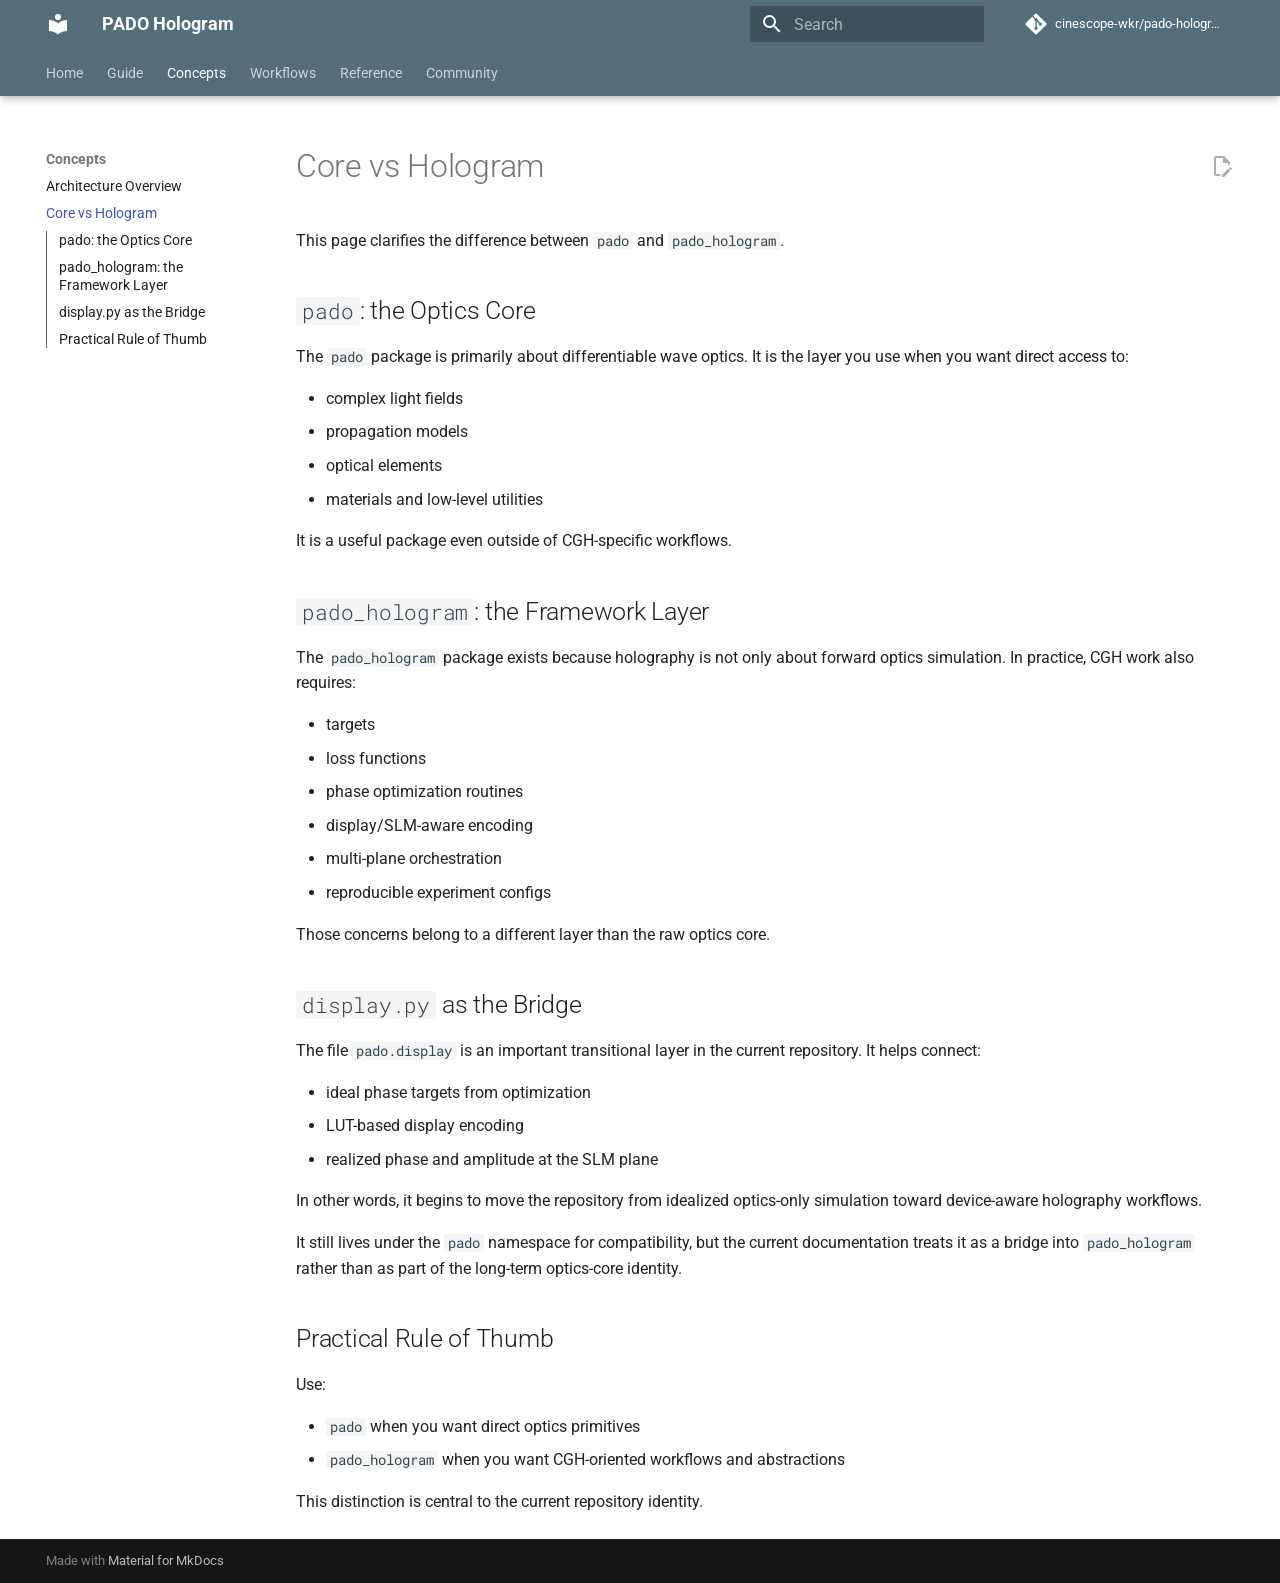
<file: concepts/core-vs-hologram/index.html>
<!doctype html>
<html lang="en" class="no-js">
  <head>
    
      <meta charset="utf-8">
      <meta name="viewport" content="width=device-width,initial-scale=1">
      
        <meta name="description" content="PADO Hologram documentation">
      
      
      
        <link rel="canonical" href="https://cinescope-wkr.github.io/pado-hologram/concepts/core-vs-hologram/">
      
      
        <link rel="prev" href="../architecture/">
      
      
        <link rel="next" href="../../workflows/phase-only-cgh/">
      
      
        
      
      
      <link rel="icon" href="../../assets/images/favicon.png">
      <meta name="generator" content="mkdocs-1.6.1, mkdocs-material-9.7.6">
    
    
      
        <title>Core vs Hologram - PADO Hologram</title>
      
    
    
      <link rel="stylesheet" href="../../assets/stylesheets/main.484c7ddc.min.css">
      
        
        <link rel="stylesheet" href="../../assets/stylesheets/palette.ab4e12ef.min.css">
      
      


    
    
      
    
    
      
        
        
        <link rel="preconnect" href="https://fonts.gstatic.com" crossorigin>
        <link rel="stylesheet" href="https://fonts.googleapis.com/css?family=Roboto:300,300i,400,400i,700,700i%7CRoboto+Mono:400,400i,700,700i&display=fallback">
        <style>:root{--md-text-font:"Roboto";--md-code-font:"Roboto Mono"}</style>
      
    
    
      <link rel="stylesheet" href="../../assets/stylesheets/extra.css">
    
    <script>__md_scope=new URL("../..",location),__md_hash=e=>[...e].reduce(((e,_)=>(e<<5)-e+_.charCodeAt(0)),0),__md_get=(e,_=localStorage,t=__md_scope)=>JSON.parse(_.getItem(t.pathname+"."+e)),__md_set=(e,_,t=localStorage,a=__md_scope)=>{try{t.setItem(a.pathname+"."+e,JSON.stringify(_))}catch(e){}}</script>
    
      

    
    
  </head>
  
  
    
    
      
    
    
    
    
    <body dir="ltr" data-md-color-scheme="default" data-md-color-primary="blue-grey" data-md-color-accent="cyan">
  
    
    <input class="md-toggle" data-md-toggle="drawer" type="checkbox" id="__drawer" autocomplete="off">
    <input class="md-toggle" data-md-toggle="search" type="checkbox" id="__search" autocomplete="off">
    <label class="md-overlay" for="__drawer"></label>
    <div data-md-component="skip">
      
        
        <a href="#core-vs-hologram" class="md-skip">
          Skip to content
        </a>
      
    </div>
    <div data-md-component="announce">
      
    </div>
    
    
      

  

<header class="md-header md-header--shadow md-header--lifted" data-md-component="header">
  <nav class="md-header__inner md-grid" aria-label="Header">
    <a href="../.." title="PADO Hologram" class="md-header__button md-logo" aria-label="PADO Hologram" data-md-component="logo">
      
  
  <svg xmlns="http://www.w3.org/2000/svg" viewBox="0 0 24 24"><path d="M12 8a3 3 0 0 0 3-3 3 3 0 0 0-3-3 3 3 0 0 0-3 3 3 3 0 0 0 3 3m0 3.54C9.64 9.35 6.5 8 3 8v11c3.5 0 6.64 1.35 9 3.54 2.36-2.19 5.5-3.54 9-3.54V8c-3.5 0-6.64 1.35-9 3.54"/></svg>

    </a>
    <label class="md-header__button md-icon" for="__drawer">
      
      <svg xmlns="http://www.w3.org/2000/svg" viewBox="0 0 24 24"><path d="M3 6h18v2H3zm0 5h18v2H3zm0 5h18v2H3z"/></svg>
    </label>
    <div class="md-header__title" data-md-component="header-title">
      <div class="md-header__ellipsis">
        <div class="md-header__topic">
          <a href="../.." class="md-ellipsis pado-header-home" aria-label="PADO Hologram">
            PADO Hologram
          </a>
        </div>
        <div class="md-header__topic" data-md-component="header-topic">
          <span class="md-ellipsis">
            
              Core vs Hologram
            
          </span>
        </div>
      </div>
    </div>
    
      
        <form class="md-header__option" data-md-component="palette">
  
    
    
    
    <input class="md-option" data-md-color-media="" data-md-color-scheme="default" data-md-color-primary="blue-grey" data-md-color-accent="cyan"  aria-hidden="true"  type="radio" name="__palette" id="__palette_0">
    
  
</form>
      
    
    
      <script>var palette=__md_get("__palette");if(palette&&palette.color){if("(prefers-color-scheme)"===palette.color.media){var media=matchMedia("(prefers-color-scheme: light)"),input=document.querySelector(media.matches?"[data-md-color-media='(prefers-color-scheme: light)']":"[data-md-color-media='(prefers-color-scheme: dark)']");palette.color.media=input.getAttribute("data-md-color-media"),palette.color.scheme=input.getAttribute("data-md-color-scheme"),palette.color.primary=input.getAttribute("data-md-color-primary"),palette.color.accent=input.getAttribute("data-md-color-accent")}for(var[key,value]of Object.entries(palette.color))document.body.setAttribute("data-md-color-"+key,value)}</script>
    
    
    
      
      
        <label class="md-header__button md-icon" for="__search">
          
          <svg xmlns="http://www.w3.org/2000/svg" viewBox="0 0 24 24"><path d="M9.5 3A6.5 6.5 0 0 1 16 9.5c0 1.61-.59 3.09-1.56 4.23l.27.27h.79l5 5-1.5 1.5-5-5v-.79l-.27-.27A6.52 6.52 0 0 1 9.5 16 6.5 6.5 0 0 1 3 9.5 6.5 6.5 0 0 1 9.5 3m0 2C7 5 5 7 5 9.5S7 14 9.5 14 14 12 14 9.5 12 5 9.5 5"/></svg>
        </label>
        <div class="md-search" data-md-component="search" role="dialog">
  <label class="md-search__overlay" for="__search"></label>
  <div class="md-search__inner" role="search">
    <form class="md-search__form" name="search">
      <input type="text" class="md-search__input" name="query" aria-label="Search" placeholder="Search" autocapitalize="off" autocorrect="off" autocomplete="off" spellcheck="false" data-md-component="search-query" required>
      <label class="md-search__icon md-icon" for="__search">
        
        <svg xmlns="http://www.w3.org/2000/svg" viewBox="0 0 24 24"><path d="M9.5 3A6.5 6.5 0 0 1 16 9.5c0 1.61-.59 3.09-1.56 4.23l.27.27h.79l5 5-1.5 1.5-5-5v-.79l-.27-.27A6.52 6.52 0 0 1 9.5 16 6.5 6.5 0 0 1 3 9.5 6.5 6.5 0 0 1 9.5 3m0 2C7 5 5 7 5 9.5S7 14 9.5 14 14 12 14 9.5 12 5 9.5 5"/></svg>
        
        <svg xmlns="http://www.w3.org/2000/svg" viewBox="0 0 24 24"><path d="M20 11v2H8l5.5 5.5-1.42 1.42L4.16 12l7.92-7.92L13.5 5.5 8 11z"/></svg>
      </label>
      <nav class="md-search__options" aria-label="Search">
        
          <a href="javascript:void(0)" class="md-search__icon md-icon" title="Share" aria-label="Share" data-clipboard data-clipboard-text="" data-md-component="search-share" tabindex="-1">
            
            <svg xmlns="http://www.w3.org/2000/svg" viewBox="0 0 24 24"><path d="M18 16.08c-.76 0-1.44.3-1.96.77L8.91 12.7c.05-.23.09-.46.09-.7s-.04-.47-.09-.7l7.05-4.11c.54.5 1.25.81 2.04.81a3 3 0 0 0 3-3 3 3 0 0 0-3-3 3 3 0 0 0-3 3c0 .24.04.47.09.7L8.04 9.81C7.5 9.31 6.79 9 6 9a3 3 0 0 0-3 3 3 3 0 0 0 3 3c.79 0 1.5-.31 2.04-.81l7.12 4.15c-.05.21-.08.43-.08.66 0 1.61 1.31 2.91 2.92 2.91s2.92-1.3 2.92-2.91A2.92 2.92 0 0 0 18 16.08"/></svg>
          </a>
        
        <button type="reset" class="md-search__icon md-icon" title="Clear" aria-label="Clear" tabindex="-1">
          
          <svg xmlns="http://www.w3.org/2000/svg" viewBox="0 0 24 24"><path d="M19 6.41 17.59 5 12 10.59 6.41 5 5 6.41 10.59 12 5 17.59 6.41 19 12 13.41 17.59 19 19 17.59 13.41 12z"/></svg>
        </button>
      </nav>
      
        <div class="md-search__suggest" data-md-component="search-suggest"></div>
      
    </form>
    <div class="md-search__output">
      <div class="md-search__scrollwrap" tabindex="0" data-md-scrollfix>
        <div class="md-search-result" data-md-component="search-result">
          <div class="md-search-result__meta">
            Initializing search
          </div>
          <ol class="md-search-result__list" role="presentation"></ol>
        </div>
      </div>
    </div>
  </div>
</div>
      
    
    
      <div class="md-header__source">
        <a href="https://github.com/cinescope-wkr/pado-hologram" title="Go to repository" class="md-source" data-md-component="source">
  <div class="md-source__icon md-icon">
    
    <svg xmlns="http://www.w3.org/2000/svg" viewBox="0 0 448 512"><!--! Font Awesome Free 7.1.0 by @fontawesome - https://fontawesome.com License - https://fontawesome.com/license/free (Icons: CC BY 4.0, Fonts: SIL OFL 1.1, Code: MIT License) Copyright 2025 Fonticons, Inc.--><path d="M439.6 236.1 244 40.5c-5.4-5.5-12.8-8.5-20.4-8.5s-15 3-20.4 8.4L162.5 81l51.5 51.5c27.1-9.1 52.7 16.8 43.4 43.7l49.7 49.7c34.2-11.8 61.2 31 35.5 56.7-26.5 26.5-70.2-2.9-56-37.3L240.3 199v121.9c25.3 12.5 22.3 41.8 9.1 55-6.4 6.4-15.2 10.1-24.3 10.1s-17.8-3.6-24.3-10.1c-17.6-17.6-11.1-46.9 11.2-56v-123c-20.8-8.5-24.6-30.7-18.6-45L142.6 101 8.5 235.1C3 240.6 0 247.9 0 255.5s3 15 8.5 20.4l195.6 195.7c5.4 5.4 12.7 8.4 20.4 8.4s15-3 20.4-8.4l194.7-194.7c5.4-5.4 8.4-12.8 8.4-20.4s-3-15-8.4-20.4"/></svg>
  </div>
  <div class="md-source__repository">
    cinescope-wkr/pado-hologram
  </div>
</a>
      </div>
    
  </nav>
  
    
      
<nav class="md-tabs" aria-label="Tabs" data-md-component="tabs">
  <div class="md-grid">
    <ul class="md-tabs__list">
      
        
  
  
  
  
    <li class="md-tabs__item">
      <a href="../.." class="md-tabs__link">
        
  
  
    
  
  Home

      </a>
    </li>
  

      
        
  
  
  
  
    
    
      <li class="md-tabs__item">
        <a href="../../guide/installation/" class="md-tabs__link">
          
  
  
  Guide

        </a>
      </li>
    
  

      
        
  
  
  
    
  
  
    
    
      <li class="md-tabs__item md-tabs__item--active">
        <a href="../architecture/" class="md-tabs__link">
          
  
  
  Concepts

        </a>
      </li>
    
  

      
        
  
  
  
  
    
    
      <li class="md-tabs__item">
        <a href="../../workflows/phase-only-cgh/" class="md-tabs__link">
          
  
  
  Workflows

        </a>
      </li>
    
  

      
        
  
  
  
  
    
    
      <li class="md-tabs__item">
        <a href="../../reference/modules/" class="md-tabs__link">
          
  
  
  Reference

        </a>
      </li>
    
  

      
        
  
  
  
  
    
    
      <li class="md-tabs__item">
        <a href="../../community/vision/" class="md-tabs__link">
          
  
  
  Community

        </a>
      </li>
    
  

      
    </ul>
  </div>
</nav>
    
  
</header>
    
    <div class="md-container" data-md-component="container">
      
      
        
      
      <main class="md-main" data-md-component="main">
        <div class="md-main__inner md-grid">
          
            
              
              <div class="md-sidebar md-sidebar--primary" data-md-component="sidebar" data-md-type="navigation" >
                <div class="md-sidebar__scrollwrap">
                  <div class="md-sidebar__inner">
                    


  


  

<nav class="md-nav md-nav--primary md-nav--lifted md-nav--integrated" aria-label="Navigation" data-md-level="0">
  <label class="md-nav__title" for="__drawer">
    <a href="../.." title="PADO Hologram" class="md-nav__button md-logo" aria-label="PADO Hologram" data-md-component="logo">
      
  
  <svg xmlns="http://www.w3.org/2000/svg" viewBox="0 0 24 24"><path d="M12 8a3 3 0 0 0 3-3 3 3 0 0 0-3-3 3 3 0 0 0-3 3 3 3 0 0 0 3 3m0 3.54C9.64 9.35 6.5 8 3 8v11c3.5 0 6.64 1.35 9 3.54 2.36-2.19 5.5-3.54 9-3.54V8c-3.5 0-6.64 1.35-9 3.54"/></svg>

    </a>
    PADO Hologram
  </label>
  
    <div class="md-nav__source">
      <a href="https://github.com/cinescope-wkr/pado-hologram" title="Go to repository" class="md-source" data-md-component="source">
  <div class="md-source__icon md-icon">
    
    <svg xmlns="http://www.w3.org/2000/svg" viewBox="0 0 448 512"><!--! Font Awesome Free 7.1.0 by @fontawesome - https://fontawesome.com License - https://fontawesome.com/license/free (Icons: CC BY 4.0, Fonts: SIL OFL 1.1, Code: MIT License) Copyright 2025 Fonticons, Inc.--><path d="M439.6 236.1 244 40.5c-5.4-5.5-12.8-8.5-20.4-8.5s-15 3-20.4 8.4L162.5 81l51.5 51.5c27.1-9.1 52.7 16.8 43.4 43.7l49.7 49.7c34.2-11.8 61.2 31 35.5 56.7-26.5 26.5-70.2-2.9-56-37.3L240.3 199v121.9c25.3 12.5 22.3 41.8 9.1 55-6.4 6.4-15.2 10.1-24.3 10.1s-17.8-3.6-24.3-10.1c-17.6-17.6-11.1-46.9 11.2-56v-123c-20.8-8.5-24.6-30.7-18.6-45L142.6 101 8.5 235.1C3 240.6 0 247.9 0 255.5s3 15 8.5 20.4l195.6 195.7c5.4 5.4 12.7 8.4 20.4 8.4s15-3 20.4-8.4l194.7-194.7c5.4-5.4 8.4-12.8 8.4-20.4s-3-15-8.4-20.4"/></svg>
  </div>
  <div class="md-source__repository">
    cinescope-wkr/pado-hologram
  </div>
</a>
    </div>
  
  <ul class="md-nav__list" data-md-scrollfix>
    
      
      
  
  
  
  
    <li class="md-nav__item">
      <a href="../.." class="md-nav__link">
        
  
  
  <span class="md-ellipsis">
    
  
    Home
  

    
  </span>
  
  

      </a>
    </li>
  

    
      
      
  
  
  
  
    
    
    
    
      
      
    
    
    <li class="md-nav__item md-nav__item--nested">
      
        
        
        <input class="md-nav__toggle md-toggle " type="checkbox" id="__nav_2" >
        
          
          <label class="md-nav__link" for="__nav_2" id="__nav_2_label" tabindex="0">
            
  
  
  <span class="md-ellipsis">
    
  
    Guide
  

    
  </span>
  
  

            <span class="md-nav__icon md-icon"></span>
          </label>
        
        <nav class="md-nav" data-md-level="1" aria-labelledby="__nav_2_label" aria-expanded="false">
          <label class="md-nav__title" for="__nav_2">
            <span class="md-nav__icon md-icon"></span>
            
  
    Guide
  

          </label>
          <ul class="md-nav__list" data-md-scrollfix>
            
              
                
  
  
  
  
    <li class="md-nav__item">
      <a href="../../guide/installation/" class="md-nav__link">
        
  
  
  <span class="md-ellipsis">
    
  
    Installation
  

    
  </span>
  
  

      </a>
    </li>
  

              
            
              
                
  
  
  
  
    <li class="md-nav__item">
      <a href="../../guide/quickstart/" class="md-nav__link">
        
  
  
  <span class="md-ellipsis">
    
  
    Quickstart
  

    
  </span>
  
  

      </a>
    </li>
  

              
            
              
                
  
  
  
  
    <li class="md-nav__item">
      <a href="../../guide/repository-layout/" class="md-nav__link">
        
  
  
  <span class="md-ellipsis">
    
  
    Repository Layout
  

    
  </span>
  
  

      </a>
    </li>
  

              
            
          </ul>
        </nav>
      
    </li>
  

    
      
      
  
  
    
  
  
  
    
    
    
    
      
        
        
      
      
    
    
    <li class="md-nav__item md-nav__item--active md-nav__item--section md-nav__item--nested">
      
        
        
        <input class="md-nav__toggle md-toggle " type="checkbox" id="__nav_3" checked>
        
          
          <label class="md-nav__link" for="__nav_3" id="__nav_3_label" tabindex="">
            
  
  
  <span class="md-ellipsis">
    
  
    Concepts
  

    
  </span>
  
  

            <span class="md-nav__icon md-icon"></span>
          </label>
        
        <nav class="md-nav" data-md-level="1" aria-labelledby="__nav_3_label" aria-expanded="true">
          <label class="md-nav__title" for="__nav_3">
            <span class="md-nav__icon md-icon"></span>
            
  
    Concepts
  

          </label>
          <ul class="md-nav__list" data-md-scrollfix>
            
              
                
  
  
  
  
    <li class="md-nav__item">
      <a href="../architecture/" class="md-nav__link">
        
  
  
  <span class="md-ellipsis">
    
  
    Architecture Overview
  

    
  </span>
  
  

      </a>
    </li>
  

              
            
              
                
  
  
    
  
  
  
    <li class="md-nav__item md-nav__item--active">
      
      <input class="md-nav__toggle md-toggle" type="checkbox" id="__toc">
      
      
        
      
      
        <label class="md-nav__link md-nav__link--active" for="__toc">
          
  
  
  <span class="md-ellipsis">
    
  
    Core vs Hologram
  

    
  </span>
  
  

          <span class="md-nav__icon md-icon"></span>
        </label>
      
      <a href="./" class="md-nav__link md-nav__link--active">
        
  
  
  <span class="md-ellipsis">
    
  
    Core vs Hologram
  

    
  </span>
  
  

      </a>
      
        

<nav class="md-nav md-nav--secondary" aria-label="Table of contents">
  
  
  
    
  
  
    <label class="md-nav__title" for="__toc">
      <span class="md-nav__icon md-icon"></span>
      Table of contents
    </label>
    <ul class="md-nav__list" data-md-component="toc" data-md-scrollfix>
      
        <li class="md-nav__item">
  <a href="#pado-the-optics-core" class="md-nav__link">
    <span class="md-ellipsis">
      
        pado: the Optics Core
      
    </span>
  </a>
  
</li>
      
        <li class="md-nav__item">
  <a href="#pado_hologram-the-framework-layer" class="md-nav__link">
    <span class="md-ellipsis">
      
        pado_hologram: the Framework Layer
      
    </span>
  </a>
  
</li>
      
        <li class="md-nav__item">
  <a href="#displaypy-as-the-bridge" class="md-nav__link">
    <span class="md-ellipsis">
      
        display.py as the Bridge
      
    </span>
  </a>
  
</li>
      
        <li class="md-nav__item">
  <a href="#practical-rule-of-thumb" class="md-nav__link">
    <span class="md-ellipsis">
      
        Practical Rule of Thumb
      
    </span>
  </a>
  
</li>
      
    </ul>
  
</nav>
      
    </li>
  

              
            
          </ul>
        </nav>
      
    </li>
  

    
      
      
  
  
  
  
    
    
    
    
      
      
    
    
    <li class="md-nav__item md-nav__item--nested">
      
        
        
        <input class="md-nav__toggle md-toggle " type="checkbox" id="__nav_4" >
        
          
          <label class="md-nav__link" for="__nav_4" id="__nav_4_label" tabindex="0">
            
  
  
  <span class="md-ellipsis">
    
  
    Workflows
  

    
  </span>
  
  

            <span class="md-nav__icon md-icon"></span>
          </label>
        
        <nav class="md-nav" data-md-level="1" aria-labelledby="__nav_4_label" aria-expanded="false">
          <label class="md-nav__title" for="__nav_4">
            <span class="md-nav__icon md-icon"></span>
            
  
    Workflows
  

          </label>
          <ul class="md-nav__list" data-md-scrollfix>
            
              
                
  
  
  
  
    <li class="md-nav__item">
      <a href="../../workflows/phase-only-cgh/" class="md-nav__link">
        
  
  
  <span class="md-ellipsis">
    
  
    Phase-Only CGH
  

    
  </span>
  
  

      </a>
    </li>
  

              
            
              
                
  
  
  
  
    <li class="md-nav__item">
      <a href="../../workflows/device-modeling/" class="md-nav__link">
        
  
  
  <span class="md-ellipsis">
    
  
    Device Modeling
  

    
  </span>
  
  

      </a>
    </li>
  

              
            
              
                
  
  
  
  
    <li class="md-nav__item">
      <a href="../../workflows/experiments/" class="md-nav__link">
        
  
  
  <span class="md-ellipsis">
    
  
    Experiments and Hydra
  

    
  </span>
  
  

      </a>
    </li>
  

              
            
          </ul>
        </nav>
      
    </li>
  

    
      
      
  
  
  
  
    
    
    
    
      
      
    
    
    <li class="md-nav__item md-nav__item--nested">
      
        
        
        <input class="md-nav__toggle md-toggle " type="checkbox" id="__nav_5" >
        
          
          <label class="md-nav__link" for="__nav_5" id="__nav_5_label" tabindex="0">
            
  
  
  <span class="md-ellipsis">
    
  
    Reference
  

    
  </span>
  
  

            <span class="md-nav__icon md-icon"></span>
          </label>
        
        <nav class="md-nav" data-md-level="1" aria-labelledby="__nav_5_label" aria-expanded="false">
          <label class="md-nav__title" for="__nav_5">
            <span class="md-nav__icon md-icon"></span>
            
  
    Reference
  

          </label>
          <ul class="md-nav__list" data-md-scrollfix>
            
              
                
  
  
  
  
    <li class="md-nav__item">
      <a href="../../reference/modules/" class="md-nav__link">
        
  
  
  <span class="md-ellipsis">
    
  
    Module Reference Map
  

    
  </span>
  
  

      </a>
    </li>
  

              
            
              
                
  
  
  
  
    <li class="md-nav__item">
      <a href="../../reference/fork-and-license/" class="md-nav__link">
        
  
  
  <span class="md-ellipsis">
    
  
    Fork and License
  

    
  </span>
  
  

      </a>
    </li>
  

              
            
          </ul>
        </nav>
      
    </li>
  

    
      
      
  
  
  
  
    
    
    
    
      
      
    
    
    <li class="md-nav__item md-nav__item--nested">
      
        
        
        <input class="md-nav__toggle md-toggle " type="checkbox" id="__nav_6" >
        
          
          <label class="md-nav__link" for="__nav_6" id="__nav_6_label" tabindex="0">
            
  
  
  <span class="md-ellipsis">
    
  
    Community
  

    
  </span>
  
  

            <span class="md-nav__icon md-icon"></span>
          </label>
        
        <nav class="md-nav" data-md-level="1" aria-labelledby="__nav_6_label" aria-expanded="false">
          <label class="md-nav__title" for="__nav_6">
            <span class="md-nav__icon md-icon"></span>
            
  
    Community
  

          </label>
          <ul class="md-nav__list" data-md-scrollfix>
            
              
                
  
  
  
  
    <li class="md-nav__item">
      <a href="../../community/vision/" class="md-nav__link">
        
  
  
  <span class="md-ellipsis">
    
  
    Vision
  

    
  </span>
  
  

      </a>
    </li>
  

              
            
              
                
  
  
  
  
    <li class="md-nav__item">
      <a href="../../community/contributing/" class="md-nav__link">
        
  
  
  <span class="md-ellipsis">
    
  
    Contributing
  

    
  </span>
  
  

      </a>
    </li>
  

              
            
          </ul>
        </nav>
      
    </li>
  

    
  </ul>
</nav>
                  </div>
                </div>
              </div>
            
            
          
          
            <div class="md-content" data-md-component="content">
              
              <article class="md-content__inner md-typeset">
                
                  


  
    <a href="https://github.com/cinescope-wkr/pado-hologram/edit/main/docs_mkdocs/concepts/core-vs-hologram.md" title="Edit this page" class="md-content__button md-icon" rel="edit">
      
      <svg xmlns="http://www.w3.org/2000/svg" viewBox="0 0 24 24"><path d="M10 20H6V4h7v5h5v3.1l2-2V8l-6-6H6c-1.1 0-2 .9-2 2v16c0 1.1.9 2 2 2h4zm10.2-7c.1 0 .3.1.4.2l1.3 1.3c.2.2.2.6 0 .8l-1 1-2.1-2.1 1-1c.1-.1.2-.2.4-.2m0 3.9L14.1 23H12v-2.1l6.1-6.1z"/></svg>
    </a>
  
  


<h1 id="core-vs-hologram">Core vs Hologram</h1>
<p>This page clarifies the difference between <code>pado</code> and <code>pado_hologram</code>.</p>
<h2 id="pado-the-optics-core"><code>pado</code>: the Optics Core</h2>
<p>The <code>pado</code> package is primarily about differentiable wave optics. It is the
layer you use when you want direct access to:</p>
<ul>
<li>complex light fields</li>
<li>propagation models</li>
<li>optical elements</li>
<li>materials and low-level utilities</li>
</ul>
<p>It is a useful package even outside of CGH-specific workflows.</p>
<h2 id="pado_hologram-the-framework-layer"><code>pado_hologram</code>: the Framework Layer</h2>
<p>The <code>pado_hologram</code> package exists because holography is not only about forward
optics simulation. In practice, CGH work also requires:</p>
<ul>
<li>targets</li>
<li>loss functions</li>
<li>phase optimization routines</li>
<li>display/SLM-aware encoding</li>
<li>multi-plane orchestration</li>
<li>reproducible experiment configs</li>
</ul>
<p>Those concerns belong to a different layer than the raw optics core.</p>
<h2 id="displaypy-as-the-bridge"><code>display.py</code> as the Bridge</h2>
<p>The file <code>pado.display</code> is an important transitional layer in the current
repository. It helps connect:</p>
<ul>
<li>ideal phase targets from optimization</li>
<li>LUT-based display encoding</li>
<li>realized phase and amplitude at the SLM plane</li>
</ul>
<p>In other words, it begins to move the repository from idealized optics-only
simulation toward device-aware holography workflows.</p>
<p>It still lives under the <code>pado</code> namespace for compatibility, but the current
documentation treats it as a bridge into <code>pado_hologram</code> rather than as part of
the long-term optics-core identity.</p>
<h2 id="practical-rule-of-thumb">Practical Rule of Thumb</h2>
<p>Use:</p>
<ul>
<li><code>pado</code> when you want direct optics primitives</li>
<li><code>pado_hologram</code> when you want CGH-oriented workflows and abstractions</li>
</ul>
<p>This distinction is central to the current repository identity.</p>












                
              </article>
            </div>
          
          
<script>var target=document.getElementById(location.hash.slice(1));target&&target.name&&(target.checked=target.name.startsWith("__tabbed_"))</script>
        </div>
        
          <button type="button" class="md-top md-icon" data-md-component="top" hidden>
  
  <svg xmlns="http://www.w3.org/2000/svg" viewBox="0 0 24 24"><path d="M13 20h-2V8l-5.5 5.5-1.42-1.42L12 4.16l7.92 7.92-1.42 1.42L13 8z"/></svg>
  Back to top
</button>
        
      </main>
      
        <footer class="md-footer">
  
  <div class="md-footer-meta md-typeset">
    <div class="md-footer-meta__inner md-grid">
      <div class="md-copyright">
  
  
    Made with
    <a href="https://squidfunk.github.io/mkdocs-material/" target="_blank" rel="noopener">
      Material for MkDocs
    </a>
  
</div>
      
    </div>
  </div>
</footer>
      
    </div>
    <div class="md-dialog" data-md-component="dialog">
      <div class="md-dialog__inner md-typeset"></div>
    </div>
    
    
    
      
      
      <script id="__config" type="application/json">{"annotate": null, "base": "../..", "features": ["navigation.instant", "navigation.tracking", "navigation.tabs", "navigation.tabs.sticky", "navigation.top", "toc.integrate", "toc.follow", "search.suggest", "search.highlight", "search.share", "content.code.copy", "content.action.edit"], "search": "../../assets/javascripts/workers/search.2c215733.min.js", "tags": null, "translations": {"clipboard.copied": "Copied to clipboard", "clipboard.copy": "Copy to clipboard", "search.result.more.one": "1 more on this page", "search.result.more.other": "# more on this page", "search.result.none": "No matching documents", "search.result.one": "1 matching document", "search.result.other": "# matching documents", "search.result.placeholder": "Type to start searching", "search.result.term.missing": "Missing", "select.version": "Select version"}, "version": null}</script>
    
    
      <script src="../../assets/javascripts/bundle.79ae519e.min.js"></script>
      
    
  </body>
</html>
</file>
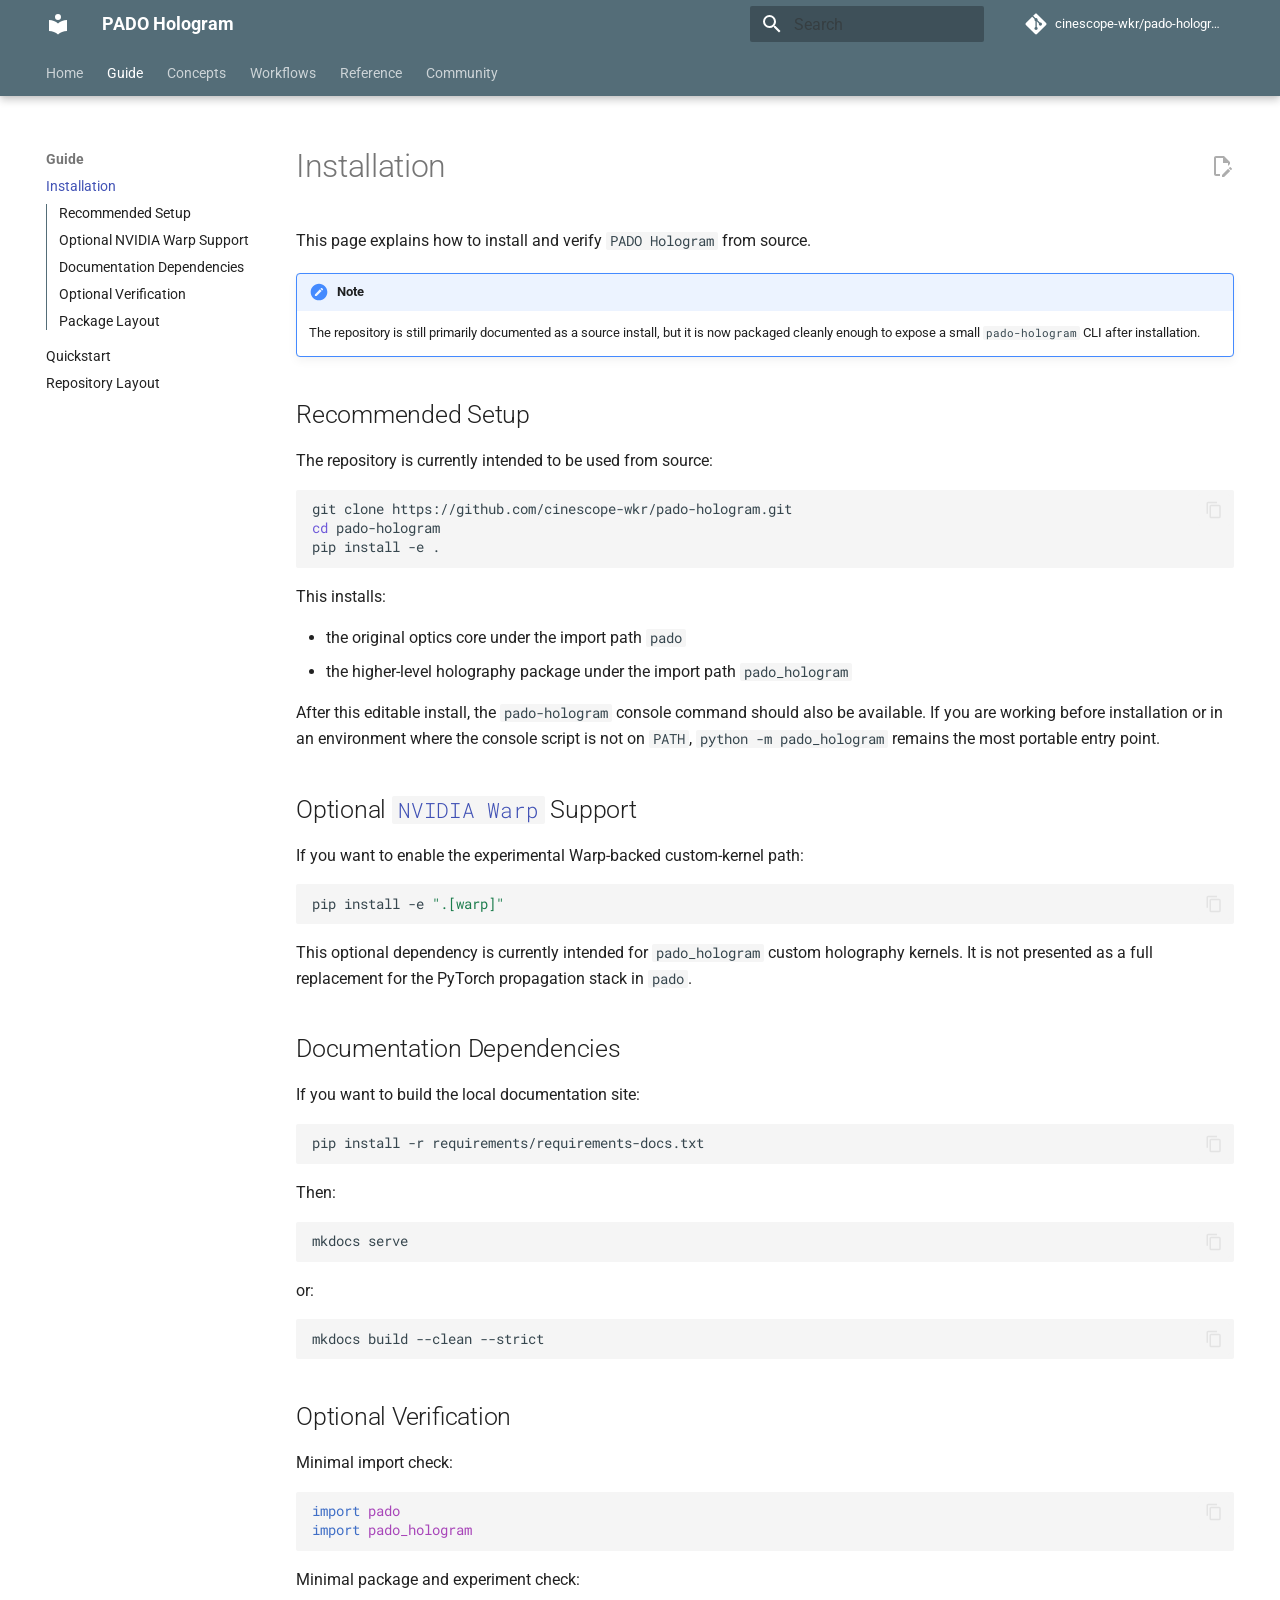
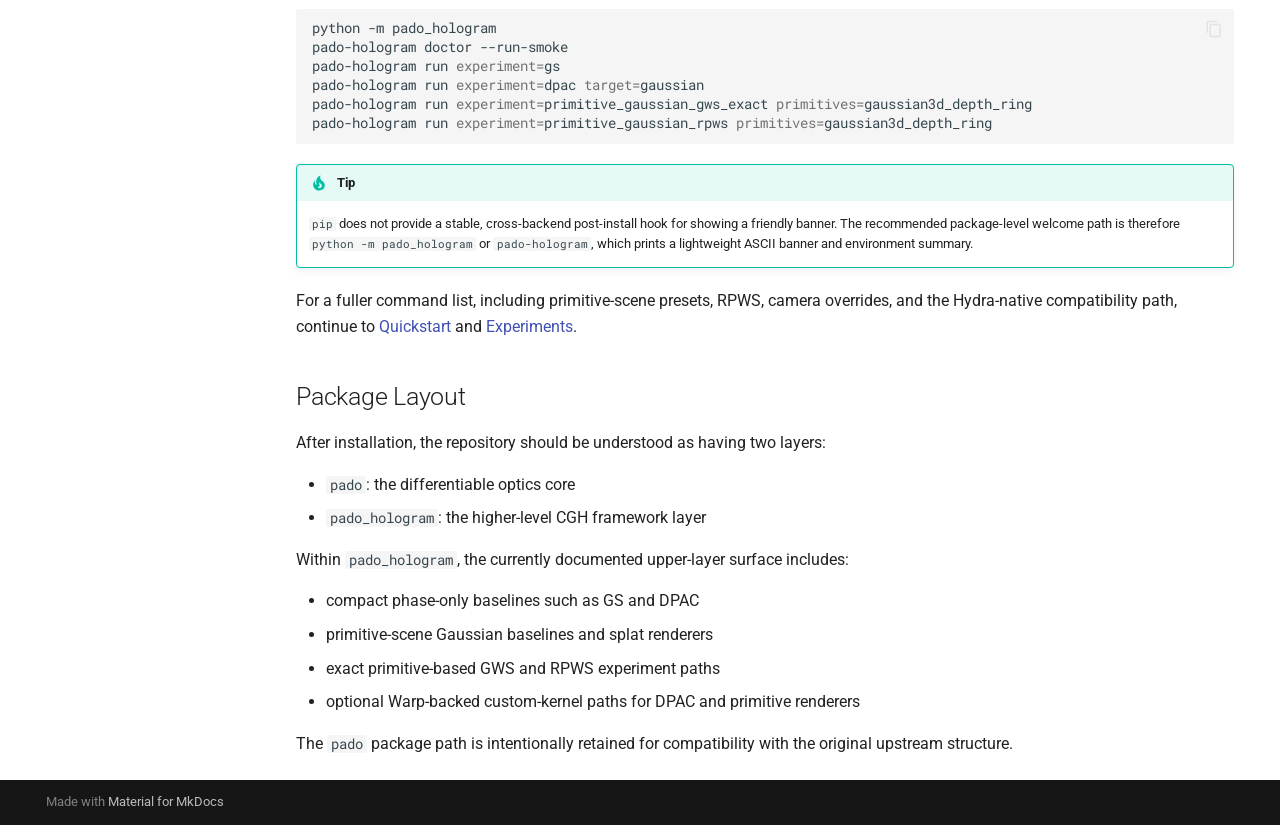
<file: guide/installation/index.html>
<!doctype html>
<html lang="en" class="no-js">
  <head>
    
      <meta charset="utf-8">
      <meta name="viewport" content="width=device-width,initial-scale=1">
      
        <meta name="description" content="PADO Hologram documentation">
      
      
      
        <link rel="canonical" href="https://cinescope-wkr.github.io/pado-hologram/guide/installation/">
      
      
        <link rel="prev" href="../..">
      
      
        <link rel="next" href="../quickstart/">
      
      
        
      
      
      <link rel="icon" href="../../assets/images/favicon.png">
      <meta name="generator" content="mkdocs-1.6.1, mkdocs-material-9.7.6">
    
    
      
        <title>Installation - PADO Hologram</title>
      
    
    
      <link rel="stylesheet" href="../../assets/stylesheets/main.484c7ddc.min.css">
      
        
        <link rel="stylesheet" href="../../assets/stylesheets/palette.ab4e12ef.min.css">
      
      


    
    
      
    
    
      
        
        
        <link rel="preconnect" href="https://fonts.gstatic.com" crossorigin>
        <link rel="stylesheet" href="https://fonts.googleapis.com/css?family=Roboto:300,300i,400,400i,700,700i%7CRoboto+Mono:400,400i,700,700i&display=fallback">
        <style>:root{--md-text-font:"Roboto";--md-code-font:"Roboto Mono"}</style>
      
    
    
      <link rel="stylesheet" href="../../assets/stylesheets/extra.css">
    
    <script>__md_scope=new URL("../..",location),__md_hash=e=>[...e].reduce(((e,_)=>(e<<5)-e+_.charCodeAt(0)),0),__md_get=(e,_=localStorage,t=__md_scope)=>JSON.parse(_.getItem(t.pathname+"."+e)),__md_set=(e,_,t=localStorage,a=__md_scope)=>{try{t.setItem(a.pathname+"."+e,JSON.stringify(_))}catch(e){}}</script>
    
      

    
    
  </head>
  
  
    
    
      
    
    
    
    
    <body dir="ltr" data-md-color-scheme="default" data-md-color-primary="blue-grey" data-md-color-accent="cyan">
  
    
    <input class="md-toggle" data-md-toggle="drawer" type="checkbox" id="__drawer" autocomplete="off">
    <input class="md-toggle" data-md-toggle="search" type="checkbox" id="__search" autocomplete="off">
    <label class="md-overlay" for="__drawer"></label>
    <div data-md-component="skip">
      
        
        <a href="#installation" class="md-skip">
          Skip to content
        </a>
      
    </div>
    <div data-md-component="announce">
      
    </div>
    
    
      

  

<header class="md-header md-header--shadow md-header--lifted" data-md-component="header">
  <nav class="md-header__inner md-grid" aria-label="Header">
    <a href="../.." title="PADO Hologram" class="md-header__button md-logo" aria-label="PADO Hologram" data-md-component="logo">
      
  
  <svg xmlns="http://www.w3.org/2000/svg" viewBox="0 0 24 24"><path d="M12 8a3 3 0 0 0 3-3 3 3 0 0 0-3-3 3 3 0 0 0-3 3 3 3 0 0 0 3 3m0 3.54C9.64 9.35 6.5 8 3 8v11c3.5 0 6.64 1.35 9 3.54 2.36-2.19 5.5-3.54 9-3.54V8c-3.5 0-6.64 1.35-9 3.54"/></svg>

    </a>
    <label class="md-header__button md-icon" for="__drawer">
      
      <svg xmlns="http://www.w3.org/2000/svg" viewBox="0 0 24 24"><path d="M3 6h18v2H3zm0 5h18v2H3zm0 5h18v2H3z"/></svg>
    </label>
    <div class="md-header__title" data-md-component="header-title">
      <div class="md-header__ellipsis">
        <div class="md-header__topic">
          <a href="../.." class="md-ellipsis pado-header-home" aria-label="PADO Hologram">
            PADO Hologram
          </a>
        </div>
        <div class="md-header__topic" data-md-component="header-topic">
          <span class="md-ellipsis">
            
              Installation
            
          </span>
        </div>
      </div>
    </div>
    
      
        <form class="md-header__option" data-md-component="palette">
  
    
    
    
    <input class="md-option" data-md-color-media="" data-md-color-scheme="default" data-md-color-primary="blue-grey" data-md-color-accent="cyan"  aria-hidden="true"  type="radio" name="__palette" id="__palette_0">
    
  
</form>
      
    
    
      <script>var palette=__md_get("__palette");if(palette&&palette.color){if("(prefers-color-scheme)"===palette.color.media){var media=matchMedia("(prefers-color-scheme: light)"),input=document.querySelector(media.matches?"[data-md-color-media='(prefers-color-scheme: light)']":"[data-md-color-media='(prefers-color-scheme: dark)']");palette.color.media=input.getAttribute("data-md-color-media"),palette.color.scheme=input.getAttribute("data-md-color-scheme"),palette.color.primary=input.getAttribute("data-md-color-primary"),palette.color.accent=input.getAttribute("data-md-color-accent")}for(var[key,value]of Object.entries(palette.color))document.body.setAttribute("data-md-color-"+key,value)}</script>
    
    
    
      
      
        <label class="md-header__button md-icon" for="__search">
          
          <svg xmlns="http://www.w3.org/2000/svg" viewBox="0 0 24 24"><path d="M9.5 3A6.5 6.5 0 0 1 16 9.5c0 1.61-.59 3.09-1.56 4.23l.27.27h.79l5 5-1.5 1.5-5-5v-.79l-.27-.27A6.52 6.52 0 0 1 9.5 16 6.5 6.5 0 0 1 3 9.5 6.5 6.5 0 0 1 9.5 3m0 2C7 5 5 7 5 9.5S7 14 9.5 14 14 12 14 9.5 12 5 9.5 5"/></svg>
        </label>
        <div class="md-search" data-md-component="search" role="dialog">
  <label class="md-search__overlay" for="__search"></label>
  <div class="md-search__inner" role="search">
    <form class="md-search__form" name="search">
      <input type="text" class="md-search__input" name="query" aria-label="Search" placeholder="Search" autocapitalize="off" autocorrect="off" autocomplete="off" spellcheck="false" data-md-component="search-query" required>
      <label class="md-search__icon md-icon" for="__search">
        
        <svg xmlns="http://www.w3.org/2000/svg" viewBox="0 0 24 24"><path d="M9.5 3A6.5 6.5 0 0 1 16 9.5c0 1.61-.59 3.09-1.56 4.23l.27.27h.79l5 5-1.5 1.5-5-5v-.79l-.27-.27A6.52 6.52 0 0 1 9.5 16 6.5 6.5 0 0 1 3 9.5 6.5 6.5 0 0 1 9.5 3m0 2C7 5 5 7 5 9.5S7 14 9.5 14 14 12 14 9.5 12 5 9.5 5"/></svg>
        
        <svg xmlns="http://www.w3.org/2000/svg" viewBox="0 0 24 24"><path d="M20 11v2H8l5.5 5.5-1.42 1.42L4.16 12l7.92-7.92L13.5 5.5 8 11z"/></svg>
      </label>
      <nav class="md-search__options" aria-label="Search">
        
          <a href="javascript:void(0)" class="md-search__icon md-icon" title="Share" aria-label="Share" data-clipboard data-clipboard-text="" data-md-component="search-share" tabindex="-1">
            
            <svg xmlns="http://www.w3.org/2000/svg" viewBox="0 0 24 24"><path d="M18 16.08c-.76 0-1.44.3-1.96.77L8.91 12.7c.05-.23.09-.46.09-.7s-.04-.47-.09-.7l7.05-4.11c.54.5 1.25.81 2.04.81a3 3 0 0 0 3-3 3 3 0 0 0-3-3 3 3 0 0 0-3 3c0 .24.04.47.09.7L8.04 9.81C7.5 9.31 6.79 9 6 9a3 3 0 0 0-3 3 3 3 0 0 0 3 3c.79 0 1.5-.31 2.04-.81l7.12 4.15c-.05.21-.08.43-.08.66 0 1.61 1.31 2.91 2.92 2.91s2.92-1.3 2.92-2.91A2.92 2.92 0 0 0 18 16.08"/></svg>
          </a>
        
        <button type="reset" class="md-search__icon md-icon" title="Clear" aria-label="Clear" tabindex="-1">
          
          <svg xmlns="http://www.w3.org/2000/svg" viewBox="0 0 24 24"><path d="M19 6.41 17.59 5 12 10.59 6.41 5 5 6.41 10.59 12 5 17.59 6.41 19 12 13.41 17.59 19 19 17.59 13.41 12z"/></svg>
        </button>
      </nav>
      
        <div class="md-search__suggest" data-md-component="search-suggest"></div>
      
    </form>
    <div class="md-search__output">
      <div class="md-search__scrollwrap" tabindex="0" data-md-scrollfix>
        <div class="md-search-result" data-md-component="search-result">
          <div class="md-search-result__meta">
            Initializing search
          </div>
          <ol class="md-search-result__list" role="presentation"></ol>
        </div>
      </div>
    </div>
  </div>
</div>
      
    
    
      <div class="md-header__source">
        <a href="https://github.com/cinescope-wkr/pado-hologram" title="Go to repository" class="md-source" data-md-component="source">
  <div class="md-source__icon md-icon">
    
    <svg xmlns="http://www.w3.org/2000/svg" viewBox="0 0 448 512"><!--! Font Awesome Free 7.1.0 by @fontawesome - https://fontawesome.com License - https://fontawesome.com/license/free (Icons: CC BY 4.0, Fonts: SIL OFL 1.1, Code: MIT License) Copyright 2025 Fonticons, Inc.--><path d="M439.6 236.1 244 40.5c-5.4-5.5-12.8-8.5-20.4-8.5s-15 3-20.4 8.4L162.5 81l51.5 51.5c27.1-9.1 52.7 16.8 43.4 43.7l49.7 49.7c34.2-11.8 61.2 31 35.5 56.7-26.5 26.5-70.2-2.9-56-37.3L240.3 199v121.9c25.3 12.5 22.3 41.8 9.1 55-6.4 6.4-15.2 10.1-24.3 10.1s-17.8-3.6-24.3-10.1c-17.6-17.6-11.1-46.9 11.2-56v-123c-20.8-8.5-24.6-30.7-18.6-45L142.6 101 8.5 235.1C3 240.6 0 247.9 0 255.5s3 15 8.5 20.4l195.6 195.7c5.4 5.4 12.7 8.4 20.4 8.4s15-3 20.4-8.4l194.7-194.7c5.4-5.4 8.4-12.8 8.4-20.4s-3-15-8.4-20.4"/></svg>
  </div>
  <div class="md-source__repository">
    cinescope-wkr/pado-hologram
  </div>
</a>
      </div>
    
  </nav>
  
    
      
<nav class="md-tabs" aria-label="Tabs" data-md-component="tabs">
  <div class="md-grid">
    <ul class="md-tabs__list">
      
        
  
  
  
  
    <li class="md-tabs__item">
      <a href="../.." class="md-tabs__link">
        
  
  
    
  
  Home

      </a>
    </li>
  

      
        
  
  
  
    
  
  
    
    
      <li class="md-tabs__item md-tabs__item--active">
        <a href="./" class="md-tabs__link">
          
  
  
  Guide

        </a>
      </li>
    
  

      
        
  
  
  
  
    
    
      <li class="md-tabs__item">
        <a href="../../concepts/architecture/" class="md-tabs__link">
          
  
  
  Concepts

        </a>
      </li>
    
  

      
        
  
  
  
  
    
    
      <li class="md-tabs__item">
        <a href="../../workflows/phase-only-cgh/" class="md-tabs__link">
          
  
  
  Workflows

        </a>
      </li>
    
  

      
        
  
  
  
  
    
    
      <li class="md-tabs__item">
        <a href="../../reference/modules/" class="md-tabs__link">
          
  
  
  Reference

        </a>
      </li>
    
  

      
        
  
  
  
  
    
    
      <li class="md-tabs__item">
        <a href="../../community/vision/" class="md-tabs__link">
          
  
  
  Community

        </a>
      </li>
    
  

      
    </ul>
  </div>
</nav>
    
  
</header>
    
    <div class="md-container" data-md-component="container">
      
      
        
      
      <main class="md-main" data-md-component="main">
        <div class="md-main__inner md-grid">
          
            
              
              <div class="md-sidebar md-sidebar--primary" data-md-component="sidebar" data-md-type="navigation" >
                <div class="md-sidebar__scrollwrap">
                  <div class="md-sidebar__inner">
                    


  


  

<nav class="md-nav md-nav--primary md-nav--lifted md-nav--integrated" aria-label="Navigation" data-md-level="0">
  <label class="md-nav__title" for="__drawer">
    <a href="../.." title="PADO Hologram" class="md-nav__button md-logo" aria-label="PADO Hologram" data-md-component="logo">
      
  
  <svg xmlns="http://www.w3.org/2000/svg" viewBox="0 0 24 24"><path d="M12 8a3 3 0 0 0 3-3 3 3 0 0 0-3-3 3 3 0 0 0-3 3 3 3 0 0 0 3 3m0 3.54C9.64 9.35 6.5 8 3 8v11c3.5 0 6.64 1.35 9 3.54 2.36-2.19 5.5-3.54 9-3.54V8c-3.5 0-6.64 1.35-9 3.54"/></svg>

    </a>
    PADO Hologram
  </label>
  
    <div class="md-nav__source">
      <a href="https://github.com/cinescope-wkr/pado-hologram" title="Go to repository" class="md-source" data-md-component="source">
  <div class="md-source__icon md-icon">
    
    <svg xmlns="http://www.w3.org/2000/svg" viewBox="0 0 448 512"><!--! Font Awesome Free 7.1.0 by @fontawesome - https://fontawesome.com License - https://fontawesome.com/license/free (Icons: CC BY 4.0, Fonts: SIL OFL 1.1, Code: MIT License) Copyright 2025 Fonticons, Inc.--><path d="M439.6 236.1 244 40.5c-5.4-5.5-12.8-8.5-20.4-8.5s-15 3-20.4 8.4L162.5 81l51.5 51.5c27.1-9.1 52.7 16.8 43.4 43.7l49.7 49.7c34.2-11.8 61.2 31 35.5 56.7-26.5 26.5-70.2-2.9-56-37.3L240.3 199v121.9c25.3 12.5 22.3 41.8 9.1 55-6.4 6.4-15.2 10.1-24.3 10.1s-17.8-3.6-24.3-10.1c-17.6-17.6-11.1-46.9 11.2-56v-123c-20.8-8.5-24.6-30.7-18.6-45L142.6 101 8.5 235.1C3 240.6 0 247.9 0 255.5s3 15 8.5 20.4l195.6 195.7c5.4 5.4 12.7 8.4 20.4 8.4s15-3 20.4-8.4l194.7-194.7c5.4-5.4 8.4-12.8 8.4-20.4s-3-15-8.4-20.4"/></svg>
  </div>
  <div class="md-source__repository">
    cinescope-wkr/pado-hologram
  </div>
</a>
    </div>
  
  <ul class="md-nav__list" data-md-scrollfix>
    
      
      
  
  
  
  
    <li class="md-nav__item">
      <a href="../.." class="md-nav__link">
        
  
  
  <span class="md-ellipsis">
    
  
    Home
  

    
  </span>
  
  

      </a>
    </li>
  

    
      
      
  
  
    
  
  
  
    
    
    
    
      
        
        
      
      
    
    
    <li class="md-nav__item md-nav__item--active md-nav__item--section md-nav__item--nested">
      
        
        
        <input class="md-nav__toggle md-toggle " type="checkbox" id="__nav_2" checked>
        
          
          <label class="md-nav__link" for="__nav_2" id="__nav_2_label" tabindex="">
            
  
  
  <span class="md-ellipsis">
    
  
    Guide
  

    
  </span>
  
  

            <span class="md-nav__icon md-icon"></span>
          </label>
        
        <nav class="md-nav" data-md-level="1" aria-labelledby="__nav_2_label" aria-expanded="true">
          <label class="md-nav__title" for="__nav_2">
            <span class="md-nav__icon md-icon"></span>
            
  
    Guide
  

          </label>
          <ul class="md-nav__list" data-md-scrollfix>
            
              
                
  
  
    
  
  
  
    <li class="md-nav__item md-nav__item--active">
      
      <input class="md-nav__toggle md-toggle" type="checkbox" id="__toc">
      
      
        
      
      
        <label class="md-nav__link md-nav__link--active" for="__toc">
          
  
  
  <span class="md-ellipsis">
    
  
    Installation
  

    
  </span>
  
  

          <span class="md-nav__icon md-icon"></span>
        </label>
      
      <a href="./" class="md-nav__link md-nav__link--active">
        
  
  
  <span class="md-ellipsis">
    
  
    Installation
  

    
  </span>
  
  

      </a>
      
        

<nav class="md-nav md-nav--secondary" aria-label="Table of contents">
  
  
  
    
  
  
    <label class="md-nav__title" for="__toc">
      <span class="md-nav__icon md-icon"></span>
      Table of contents
    </label>
    <ul class="md-nav__list" data-md-component="toc" data-md-scrollfix>
      
        <li class="md-nav__item">
  <a href="#recommended-setup" class="md-nav__link">
    <span class="md-ellipsis">
      
        Recommended Setup
      
    </span>
  </a>
  
</li>
      
        <li class="md-nav__item">
  <a href="#optional-nvidia-warp-support" class="md-nav__link">
    <span class="md-ellipsis">
      
        Optional NVIDIA Warp Support
      
    </span>
  </a>
  
</li>
      
        <li class="md-nav__item">
  <a href="#documentation-dependencies" class="md-nav__link">
    <span class="md-ellipsis">
      
        Documentation Dependencies
      
    </span>
  </a>
  
</li>
      
        <li class="md-nav__item">
  <a href="#optional-verification" class="md-nav__link">
    <span class="md-ellipsis">
      
        Optional Verification
      
    </span>
  </a>
  
</li>
      
        <li class="md-nav__item">
  <a href="#package-layout" class="md-nav__link">
    <span class="md-ellipsis">
      
        Package Layout
      
    </span>
  </a>
  
</li>
      
    </ul>
  
</nav>
      
    </li>
  

              
            
              
                
  
  
  
  
    <li class="md-nav__item">
      <a href="../quickstart/" class="md-nav__link">
        
  
  
  <span class="md-ellipsis">
    
  
    Quickstart
  

    
  </span>
  
  

      </a>
    </li>
  

              
            
              
                
  
  
  
  
    <li class="md-nav__item">
      <a href="../repository-layout/" class="md-nav__link">
        
  
  
  <span class="md-ellipsis">
    
  
    Repository Layout
  

    
  </span>
  
  

      </a>
    </li>
  

              
            
          </ul>
        </nav>
      
    </li>
  

    
      
      
  
  
  
  
    
    
    
    
      
      
    
    
    <li class="md-nav__item md-nav__item--nested">
      
        
        
        <input class="md-nav__toggle md-toggle " type="checkbox" id="__nav_3" >
        
          
          <label class="md-nav__link" for="__nav_3" id="__nav_3_label" tabindex="0">
            
  
  
  <span class="md-ellipsis">
    
  
    Concepts
  

    
  </span>
  
  

            <span class="md-nav__icon md-icon"></span>
          </label>
        
        <nav class="md-nav" data-md-level="1" aria-labelledby="__nav_3_label" aria-expanded="false">
          <label class="md-nav__title" for="__nav_3">
            <span class="md-nav__icon md-icon"></span>
            
  
    Concepts
  

          </label>
          <ul class="md-nav__list" data-md-scrollfix>
            
              
                
  
  
  
  
    <li class="md-nav__item">
      <a href="../../concepts/architecture/" class="md-nav__link">
        
  
  
  <span class="md-ellipsis">
    
  
    Architecture Overview
  

    
  </span>
  
  

      </a>
    </li>
  

              
            
              
                
  
  
  
  
    <li class="md-nav__item">
      <a href="../../concepts/core-vs-hologram/" class="md-nav__link">
        
  
  
  <span class="md-ellipsis">
    
  
    Core vs Hologram
  

    
  </span>
  
  

      </a>
    </li>
  

              
            
          </ul>
        </nav>
      
    </li>
  

    
      
      
  
  
  
  
    
    
    
    
      
      
    
    
    <li class="md-nav__item md-nav__item--nested">
      
        
        
        <input class="md-nav__toggle md-toggle " type="checkbox" id="__nav_4" >
        
          
          <label class="md-nav__link" for="__nav_4" id="__nav_4_label" tabindex="0">
            
  
  
  <span class="md-ellipsis">
    
  
    Workflows
  

    
  </span>
  
  

            <span class="md-nav__icon md-icon"></span>
          </label>
        
        <nav class="md-nav" data-md-level="1" aria-labelledby="__nav_4_label" aria-expanded="false">
          <label class="md-nav__title" for="__nav_4">
            <span class="md-nav__icon md-icon"></span>
            
  
    Workflows
  

          </label>
          <ul class="md-nav__list" data-md-scrollfix>
            
              
                
  
  
  
  
    <li class="md-nav__item">
      <a href="../../workflows/phase-only-cgh/" class="md-nav__link">
        
  
  
  <span class="md-ellipsis">
    
  
    Phase-Only CGH
  

    
  </span>
  
  

      </a>
    </li>
  

              
            
              
                
  
  
  
  
    <li class="md-nav__item">
      <a href="../../workflows/device-modeling/" class="md-nav__link">
        
  
  
  <span class="md-ellipsis">
    
  
    Device Modeling
  

    
  </span>
  
  

      </a>
    </li>
  

              
            
              
                
  
  
  
  
    <li class="md-nav__item">
      <a href="../../workflows/experiments/" class="md-nav__link">
        
  
  
  <span class="md-ellipsis">
    
  
    Experiments and Hydra
  

    
  </span>
  
  

      </a>
    </li>
  

              
            
          </ul>
        </nav>
      
    </li>
  

    
      
      
  
  
  
  
    
    
    
    
      
      
    
    
    <li class="md-nav__item md-nav__item--nested">
      
        
        
        <input class="md-nav__toggle md-toggle " type="checkbox" id="__nav_5" >
        
          
          <label class="md-nav__link" for="__nav_5" id="__nav_5_label" tabindex="0">
            
  
  
  <span class="md-ellipsis">
    
  
    Reference
  

    
  </span>
  
  

            <span class="md-nav__icon md-icon"></span>
          </label>
        
        <nav class="md-nav" data-md-level="1" aria-labelledby="__nav_5_label" aria-expanded="false">
          <label class="md-nav__title" for="__nav_5">
            <span class="md-nav__icon md-icon"></span>
            
  
    Reference
  

          </label>
          <ul class="md-nav__list" data-md-scrollfix>
            
              
                
  
  
  
  
    <li class="md-nav__item">
      <a href="../../reference/modules/" class="md-nav__link">
        
  
  
  <span class="md-ellipsis">
    
  
    Module Reference Map
  

    
  </span>
  
  

      </a>
    </li>
  

              
            
              
                
  
  
  
  
    <li class="md-nav__item">
      <a href="../../reference/fork-and-license/" class="md-nav__link">
        
  
  
  <span class="md-ellipsis">
    
  
    Fork and License
  

    
  </span>
  
  

      </a>
    </li>
  

              
            
          </ul>
        </nav>
      
    </li>
  

    
      
      
  
  
  
  
    
    
    
    
      
      
    
    
    <li class="md-nav__item md-nav__item--nested">
      
        
        
        <input class="md-nav__toggle md-toggle " type="checkbox" id="__nav_6" >
        
          
          <label class="md-nav__link" for="__nav_6" id="__nav_6_label" tabindex="0">
            
  
  
  <span class="md-ellipsis">
    
  
    Community
  

    
  </span>
  
  

            <span class="md-nav__icon md-icon"></span>
          </label>
        
        <nav class="md-nav" data-md-level="1" aria-labelledby="__nav_6_label" aria-expanded="false">
          <label class="md-nav__title" for="__nav_6">
            <span class="md-nav__icon md-icon"></span>
            
  
    Community
  

          </label>
          <ul class="md-nav__list" data-md-scrollfix>
            
              
                
  
  
  
  
    <li class="md-nav__item">
      <a href="../../community/vision/" class="md-nav__link">
        
  
  
  <span class="md-ellipsis">
    
  
    Vision
  

    
  </span>
  
  

      </a>
    </li>
  

              
            
              
                
  
  
  
  
    <li class="md-nav__item">
      <a href="../../community/contributing/" class="md-nav__link">
        
  
  
  <span class="md-ellipsis">
    
  
    Contributing
  

    
  </span>
  
  

      </a>
    </li>
  

              
            
          </ul>
        </nav>
      
    </li>
  

    
  </ul>
</nav>
                  </div>
                </div>
              </div>
            
            
          
          
            <div class="md-content" data-md-component="content">
              
              <article class="md-content__inner md-typeset">
                
                  


  
    <a href="https://github.com/cinescope-wkr/pado-hologram/edit/main/docs_mkdocs/guide/installation.md" title="Edit this page" class="md-content__button md-icon" rel="edit">
      
      <svg xmlns="http://www.w3.org/2000/svg" viewBox="0 0 24 24"><path d="M10 20H6V4h7v5h5v3.1l2-2V8l-6-6H6c-1.1 0-2 .9-2 2v16c0 1.1.9 2 2 2h4zm10.2-7c.1 0 .3.1.4.2l1.3 1.3c.2.2.2.6 0 .8l-1 1-2.1-2.1 1-1c.1-.1.2-.2.4-.2m0 3.9L14.1 23H12v-2.1l6.1-6.1z"/></svg>
    </a>
  
  


<h1 id="installation">Installation</h1>
<p>This page explains how to install and verify <code>PADO Hologram</code> from source.</p>
<div class="admonition note">
<p class="admonition-title">Note</p>
<p>The repository is still primarily documented as a source install, but it is now packaged cleanly enough to expose a small <code>pado-hologram</code> CLI after installation.</p>
</div>
<h2 id="recommended-setup">Recommended Setup</h2>
<p>The repository is currently intended to be used from source:</p>
<div class="highlight"><pre><span></span><code><a id="__codelineno-0-1" name="__codelineno-0-1" href="#__codelineno-0-1"></a>git<span class="w"> </span>clone<span class="w"> </span>https://github.com/cinescope-wkr/pado-hologram.git
<a id="__codelineno-0-2" name="__codelineno-0-2" href="#__codelineno-0-2"></a><span class="nb">cd</span><span class="w"> </span>pado-hologram
<a id="__codelineno-0-3" name="__codelineno-0-3" href="#__codelineno-0-3"></a>pip<span class="w"> </span>install<span class="w"> </span>-e<span class="w"> </span>.
</code></pre></div>
<p>This installs:</p>
<ul>
<li>the original optics core under the import path <code>pado</code></li>
<li>the higher-level holography package under the import path <code>pado_hologram</code></li>
</ul>
<p>After this editable install, the <code>pado-hologram</code> console command should also be
available. If you are working before installation or in an environment where
the console script is not on <code>PATH</code>, <code>python -m pado_hologram</code> remains the most
portable entry point.</p>
<h2 id="optional-nvidia-warp-support">Optional <a href="https://github.com/NVIDIA/warp"><code>NVIDIA Warp</code></a> Support</h2>
<p>If you want to enable the experimental Warp-backed custom-kernel path:</p>
<div class="highlight"><pre><span></span><code><a id="__codelineno-1-1" name="__codelineno-1-1" href="#__codelineno-1-1"></a>pip<span class="w"> </span>install<span class="w"> </span>-e<span class="w"> </span><span class="s2">&quot;.[warp]&quot;</span>
</code></pre></div>
<p>This optional dependency is currently intended for <code>pado_hologram</code> custom
holography kernels. It is not presented as a full replacement for the PyTorch
propagation stack in <code>pado</code>.</p>
<h2 id="documentation-dependencies">Documentation Dependencies</h2>
<p>If you want to build the local documentation site:</p>
<div class="highlight"><pre><span></span><code><a id="__codelineno-2-1" name="__codelineno-2-1" href="#__codelineno-2-1"></a>pip<span class="w"> </span>install<span class="w"> </span>-r<span class="w"> </span>requirements/requirements-docs.txt
</code></pre></div>
<p>Then:</p>
<div class="highlight"><pre><span></span><code><a id="__codelineno-3-1" name="__codelineno-3-1" href="#__codelineno-3-1"></a>mkdocs<span class="w"> </span>serve
</code></pre></div>
<p>or:</p>
<div class="highlight"><pre><span></span><code><a id="__codelineno-4-1" name="__codelineno-4-1" href="#__codelineno-4-1"></a>mkdocs<span class="w"> </span>build<span class="w"> </span>--clean<span class="w"> </span>--strict
</code></pre></div>
<h2 id="optional-verification">Optional Verification</h2>
<p>Minimal import check:</p>
<div class="highlight"><pre><span></span><code><a id="__codelineno-5-1" name="__codelineno-5-1" href="#__codelineno-5-1"></a><span class="kn">import</span><span class="w"> </span><span class="nn">pado</span>
<a id="__codelineno-5-2" name="__codelineno-5-2" href="#__codelineno-5-2"></a><span class="kn">import</span><span class="w"> </span><span class="nn">pado_hologram</span>
</code></pre></div>
<p>Minimal package and experiment check:</p>
<div class="highlight"><pre><span></span><code><a id="__codelineno-6-1" name="__codelineno-6-1" href="#__codelineno-6-1"></a>python<span class="w"> </span>-m<span class="w"> </span>pado_hologram
<a id="__codelineno-6-2" name="__codelineno-6-2" href="#__codelineno-6-2"></a>pado-hologram<span class="w"> </span>doctor<span class="w"> </span>--run-smoke
<a id="__codelineno-6-3" name="__codelineno-6-3" href="#__codelineno-6-3"></a>pado-hologram<span class="w"> </span>run<span class="w"> </span><span class="nv">experiment</span><span class="o">=</span>gs
<a id="__codelineno-6-4" name="__codelineno-6-4" href="#__codelineno-6-4"></a>pado-hologram<span class="w"> </span>run<span class="w"> </span><span class="nv">experiment</span><span class="o">=</span>dpac<span class="w"> </span><span class="nv">target</span><span class="o">=</span>gaussian
<a id="__codelineno-6-5" name="__codelineno-6-5" href="#__codelineno-6-5"></a>pado-hologram<span class="w"> </span>run<span class="w"> </span><span class="nv">experiment</span><span class="o">=</span>primitive_gaussian_gws_exact<span class="w"> </span><span class="nv">primitives</span><span class="o">=</span>gaussian3d_depth_ring
<a id="__codelineno-6-6" name="__codelineno-6-6" href="#__codelineno-6-6"></a>pado-hologram<span class="w"> </span>run<span class="w"> </span><span class="nv">experiment</span><span class="o">=</span>primitive_gaussian_rpws<span class="w"> </span><span class="nv">primitives</span><span class="o">=</span>gaussian3d_depth_ring
</code></pre></div>
<div class="admonition tip">
<p class="admonition-title">Tip</p>
<p><code>pip</code> does not provide a stable, cross-backend post-install hook for showing a friendly banner. The recommended package-level welcome path is therefore <code>python -m pado_hologram</code> or <code>pado-hologram</code>, which prints a lightweight ASCII banner and environment summary.</p>
</div>
<p>For a fuller command list, including primitive-scene presets, RPWS, camera
overrides, and the Hydra-native compatibility path, continue to
<a href="../quickstart/">Quickstart</a> and <a href="../../workflows/experiments/">Experiments</a>.</p>
<h2 id="package-layout">Package Layout</h2>
<p>After installation, the repository should be understood as having two layers:</p>
<ul>
<li><code>pado</code>: the differentiable optics core</li>
<li><code>pado_hologram</code>: the higher-level CGH framework layer</li>
</ul>
<p>Within <code>pado_hologram</code>, the currently documented upper-layer surface includes:</p>
<ul>
<li>compact phase-only baselines such as GS and DPAC</li>
<li>primitive-scene Gaussian baselines and splat renderers</li>
<li>exact primitive-based GWS and RPWS experiment paths</li>
<li>optional Warp-backed custom-kernel paths for DPAC and primitive renderers</li>
</ul>
<p>The <code>pado</code> package path is intentionally retained for compatibility with the
original upstream structure.</p>












                
              </article>
            </div>
          
          
<script>var target=document.getElementById(location.hash.slice(1));target&&target.name&&(target.checked=target.name.startsWith("__tabbed_"))</script>
        </div>
        
          <button type="button" class="md-top md-icon" data-md-component="top" hidden>
  
  <svg xmlns="http://www.w3.org/2000/svg" viewBox="0 0 24 24"><path d="M13 20h-2V8l-5.5 5.5-1.42-1.42L12 4.16l7.92 7.92-1.42 1.42L13 8z"/></svg>
  Back to top
</button>
        
      </main>
      
        <footer class="md-footer">
  
  <div class="md-footer-meta md-typeset">
    <div class="md-footer-meta__inner md-grid">
      <div class="md-copyright">
  
  
    Made with
    <a href="https://squidfunk.github.io/mkdocs-material/" target="_blank" rel="noopener">
      Material for MkDocs
    </a>
  
</div>
      
    </div>
  </div>
</footer>
      
    </div>
    <div class="md-dialog" data-md-component="dialog">
      <div class="md-dialog__inner md-typeset"></div>
    </div>
    
    
    
      
      
      <script id="__config" type="application/json">{"annotate": null, "base": "../..", "features": ["navigation.instant", "navigation.tracking", "navigation.tabs", "navigation.tabs.sticky", "navigation.top", "toc.integrate", "toc.follow", "search.suggest", "search.highlight", "search.share", "content.code.copy", "content.action.edit"], "search": "../../assets/javascripts/workers/search.2c215733.min.js", "tags": null, "translations": {"clipboard.copied": "Copied to clipboard", "clipboard.copy": "Copy to clipboard", "search.result.more.one": "1 more on this page", "search.result.more.other": "# more on this page", "search.result.none": "No matching documents", "search.result.one": "1 matching document", "search.result.other": "# matching documents", "search.result.placeholder": "Type to start searching", "search.result.term.missing": "Missing", "select.version": "Select version"}, "version": null}</script>
    
    
      <script src="../../assets/javascripts/bundle.79ae519e.min.js"></script>
      
    
  </body>
</html>
</file>
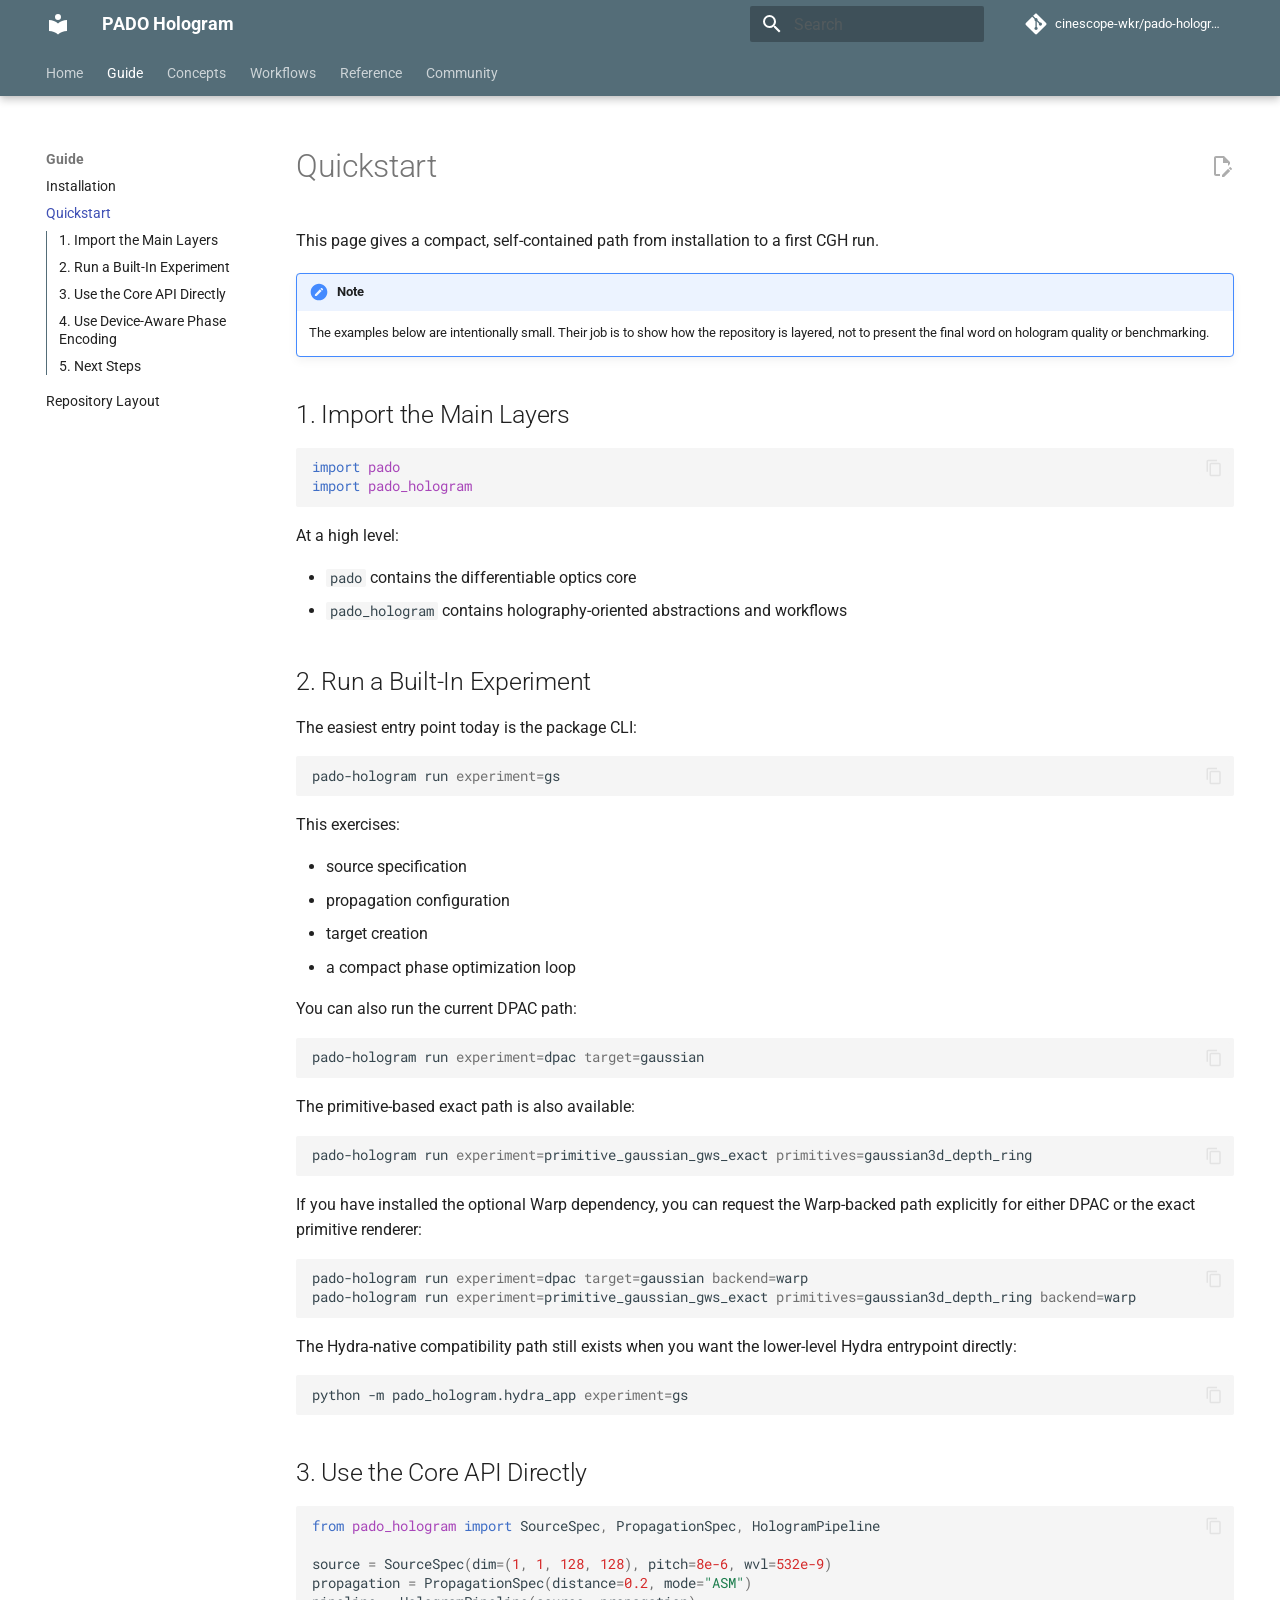
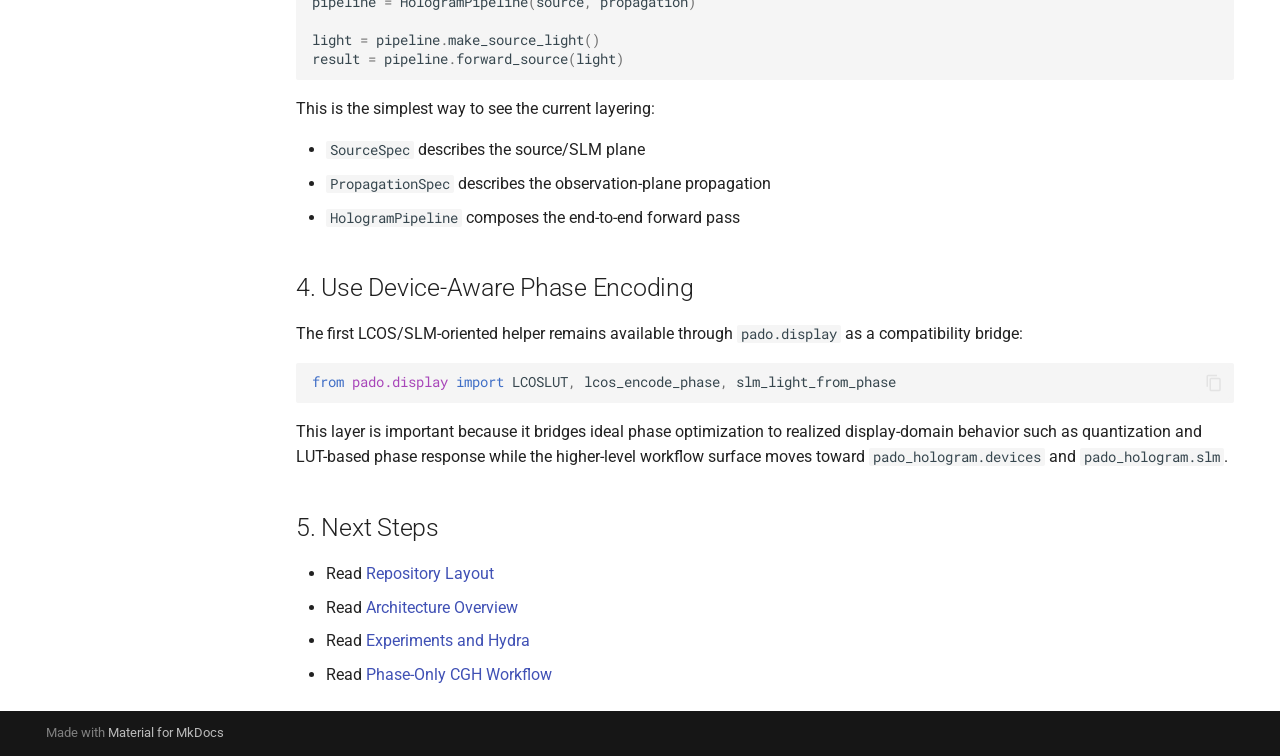
<file: guide/quickstart/index.html>
<!doctype html>
<html lang="en" class="no-js">
  <head>
    
      <meta charset="utf-8">
      <meta name="viewport" content="width=device-width,initial-scale=1">
      
        <meta name="description" content="PADO Hologram documentation">
      
      
      
        <link rel="canonical" href="https://cinescope-wkr.github.io/pado-hologram/guide/quickstart/">
      
      
        <link rel="prev" href="../installation/">
      
      
        <link rel="next" href="../repository-layout/">
      
      
        
      
      
      <link rel="icon" href="../../assets/images/favicon.png">
      <meta name="generator" content="mkdocs-1.6.1, mkdocs-material-9.7.6">
    
    
      
        <title>Quickstart - PADO Hologram</title>
      
    
    
      <link rel="stylesheet" href="../../assets/stylesheets/main.484c7ddc.min.css">
      
        
        <link rel="stylesheet" href="../../assets/stylesheets/palette.ab4e12ef.min.css">
      
      


    
    
      
    
    
      
        
        
        <link rel="preconnect" href="https://fonts.gstatic.com" crossorigin>
        <link rel="stylesheet" href="https://fonts.googleapis.com/css?family=Roboto:300,300i,400,400i,700,700i%7CRoboto+Mono:400,400i,700,700i&display=fallback">
        <style>:root{--md-text-font:"Roboto";--md-code-font:"Roboto Mono"}</style>
      
    
    
      <link rel="stylesheet" href="../../assets/stylesheets/extra.css">
    
    <script>__md_scope=new URL("../..",location),__md_hash=e=>[...e].reduce(((e,_)=>(e<<5)-e+_.charCodeAt(0)),0),__md_get=(e,_=localStorage,t=__md_scope)=>JSON.parse(_.getItem(t.pathname+"."+e)),__md_set=(e,_,t=localStorage,a=__md_scope)=>{try{t.setItem(a.pathname+"."+e,JSON.stringify(_))}catch(e){}}</script>
    
      

    
    
  </head>
  
  
    
    
      
    
    
    
    
    <body dir="ltr" data-md-color-scheme="default" data-md-color-primary="blue-grey" data-md-color-accent="cyan">
  
    
    <input class="md-toggle" data-md-toggle="drawer" type="checkbox" id="__drawer" autocomplete="off">
    <input class="md-toggle" data-md-toggle="search" type="checkbox" id="__search" autocomplete="off">
    <label class="md-overlay" for="__drawer"></label>
    <div data-md-component="skip">
      
        
        <a href="#quickstart" class="md-skip">
          Skip to content
        </a>
      
    </div>
    <div data-md-component="announce">
      
    </div>
    
    
      

  

<header class="md-header md-header--shadow md-header--lifted" data-md-component="header">
  <nav class="md-header__inner md-grid" aria-label="Header">
    <a href="../.." title="PADO Hologram" class="md-header__button md-logo" aria-label="PADO Hologram" data-md-component="logo">
      
  
  <svg xmlns="http://www.w3.org/2000/svg" viewBox="0 0 24 24"><path d="M12 8a3 3 0 0 0 3-3 3 3 0 0 0-3-3 3 3 0 0 0-3 3 3 3 0 0 0 3 3m0 3.54C9.64 9.35 6.5 8 3 8v11c3.5 0 6.64 1.35 9 3.54 2.36-2.19 5.5-3.54 9-3.54V8c-3.5 0-6.64 1.35-9 3.54"/></svg>

    </a>
    <label class="md-header__button md-icon" for="__drawer">
      
      <svg xmlns="http://www.w3.org/2000/svg" viewBox="0 0 24 24"><path d="M3 6h18v2H3zm0 5h18v2H3zm0 5h18v2H3z"/></svg>
    </label>
    <div class="md-header__title" data-md-component="header-title">
      <div class="md-header__ellipsis">
        <div class="md-header__topic">
          <a href="../.." class="md-ellipsis pado-header-home" aria-label="PADO Hologram">
            PADO Hologram
          </a>
        </div>
        <div class="md-header__topic" data-md-component="header-topic">
          <span class="md-ellipsis">
            
              Quickstart
            
          </span>
        </div>
      </div>
    </div>
    
      
        <form class="md-header__option" data-md-component="palette">
  
    
    
    
    <input class="md-option" data-md-color-media="" data-md-color-scheme="default" data-md-color-primary="blue-grey" data-md-color-accent="cyan"  aria-hidden="true"  type="radio" name="__palette" id="__palette_0">
    
  
</form>
      
    
    
      <script>var palette=__md_get("__palette");if(palette&&palette.color){if("(prefers-color-scheme)"===palette.color.media){var media=matchMedia("(prefers-color-scheme: light)"),input=document.querySelector(media.matches?"[data-md-color-media='(prefers-color-scheme: light)']":"[data-md-color-media='(prefers-color-scheme: dark)']");palette.color.media=input.getAttribute("data-md-color-media"),palette.color.scheme=input.getAttribute("data-md-color-scheme"),palette.color.primary=input.getAttribute("data-md-color-primary"),palette.color.accent=input.getAttribute("data-md-color-accent")}for(var[key,value]of Object.entries(palette.color))document.body.setAttribute("data-md-color-"+key,value)}</script>
    
    
    
      
      
        <label class="md-header__button md-icon" for="__search">
          
          <svg xmlns="http://www.w3.org/2000/svg" viewBox="0 0 24 24"><path d="M9.5 3A6.5 6.5 0 0 1 16 9.5c0 1.61-.59 3.09-1.56 4.23l.27.27h.79l5 5-1.5 1.5-5-5v-.79l-.27-.27A6.52 6.52 0 0 1 9.5 16 6.5 6.5 0 0 1 3 9.5 6.5 6.5 0 0 1 9.5 3m0 2C7 5 5 7 5 9.5S7 14 9.5 14 14 12 14 9.5 12 5 9.5 5"/></svg>
        </label>
        <div class="md-search" data-md-component="search" role="dialog">
  <label class="md-search__overlay" for="__search"></label>
  <div class="md-search__inner" role="search">
    <form class="md-search__form" name="search">
      <input type="text" class="md-search__input" name="query" aria-label="Search" placeholder="Search" autocapitalize="off" autocorrect="off" autocomplete="off" spellcheck="false" data-md-component="search-query" required>
      <label class="md-search__icon md-icon" for="__search">
        
        <svg xmlns="http://www.w3.org/2000/svg" viewBox="0 0 24 24"><path d="M9.5 3A6.5 6.5 0 0 1 16 9.5c0 1.61-.59 3.09-1.56 4.23l.27.27h.79l5 5-1.5 1.5-5-5v-.79l-.27-.27A6.52 6.52 0 0 1 9.5 16 6.5 6.5 0 0 1 3 9.5 6.5 6.5 0 0 1 9.5 3m0 2C7 5 5 7 5 9.5S7 14 9.5 14 14 12 14 9.5 12 5 9.5 5"/></svg>
        
        <svg xmlns="http://www.w3.org/2000/svg" viewBox="0 0 24 24"><path d="M20 11v2H8l5.5 5.5-1.42 1.42L4.16 12l7.92-7.92L13.5 5.5 8 11z"/></svg>
      </label>
      <nav class="md-search__options" aria-label="Search">
        
          <a href="javascript:void(0)" class="md-search__icon md-icon" title="Share" aria-label="Share" data-clipboard data-clipboard-text="" data-md-component="search-share" tabindex="-1">
            
            <svg xmlns="http://www.w3.org/2000/svg" viewBox="0 0 24 24"><path d="M18 16.08c-.76 0-1.44.3-1.96.77L8.91 12.7c.05-.23.09-.46.09-.7s-.04-.47-.09-.7l7.05-4.11c.54.5 1.25.81 2.04.81a3 3 0 0 0 3-3 3 3 0 0 0-3-3 3 3 0 0 0-3 3c0 .24.04.47.09.7L8.04 9.81C7.5 9.31 6.79 9 6 9a3 3 0 0 0-3 3 3 3 0 0 0 3 3c.79 0 1.5-.31 2.04-.81l7.12 4.15c-.05.21-.08.43-.08.66 0 1.61 1.31 2.91 2.92 2.91s2.92-1.3 2.92-2.91A2.92 2.92 0 0 0 18 16.08"/></svg>
          </a>
        
        <button type="reset" class="md-search__icon md-icon" title="Clear" aria-label="Clear" tabindex="-1">
          
          <svg xmlns="http://www.w3.org/2000/svg" viewBox="0 0 24 24"><path d="M19 6.41 17.59 5 12 10.59 6.41 5 5 6.41 10.59 12 5 17.59 6.41 19 12 13.41 17.59 19 19 17.59 13.41 12z"/></svg>
        </button>
      </nav>
      
        <div class="md-search__suggest" data-md-component="search-suggest"></div>
      
    </form>
    <div class="md-search__output">
      <div class="md-search__scrollwrap" tabindex="0" data-md-scrollfix>
        <div class="md-search-result" data-md-component="search-result">
          <div class="md-search-result__meta">
            Initializing search
          </div>
          <ol class="md-search-result__list" role="presentation"></ol>
        </div>
      </div>
    </div>
  </div>
</div>
      
    
    
      <div class="md-header__source">
        <a href="https://github.com/cinescope-wkr/pado-hologram" title="Go to repository" class="md-source" data-md-component="source">
  <div class="md-source__icon md-icon">
    
    <svg xmlns="http://www.w3.org/2000/svg" viewBox="0 0 448 512"><!--! Font Awesome Free 7.1.0 by @fontawesome - https://fontawesome.com License - https://fontawesome.com/license/free (Icons: CC BY 4.0, Fonts: SIL OFL 1.1, Code: MIT License) Copyright 2025 Fonticons, Inc.--><path d="M439.6 236.1 244 40.5c-5.4-5.5-12.8-8.5-20.4-8.5s-15 3-20.4 8.4L162.5 81l51.5 51.5c27.1-9.1 52.7 16.8 43.4 43.7l49.7 49.7c34.2-11.8 61.2 31 35.5 56.7-26.5 26.5-70.2-2.9-56-37.3L240.3 199v121.9c25.3 12.5 22.3 41.8 9.1 55-6.4 6.4-15.2 10.1-24.3 10.1s-17.8-3.6-24.3-10.1c-17.6-17.6-11.1-46.9 11.2-56v-123c-20.8-8.5-24.6-30.7-18.6-45L142.6 101 8.5 235.1C3 240.6 0 247.9 0 255.5s3 15 8.5 20.4l195.6 195.7c5.4 5.4 12.7 8.4 20.4 8.4s15-3 20.4-8.4l194.7-194.7c5.4-5.4 8.4-12.8 8.4-20.4s-3-15-8.4-20.4"/></svg>
  </div>
  <div class="md-source__repository">
    cinescope-wkr/pado-hologram
  </div>
</a>
      </div>
    
  </nav>
  
    
      
<nav class="md-tabs" aria-label="Tabs" data-md-component="tabs">
  <div class="md-grid">
    <ul class="md-tabs__list">
      
        
  
  
  
  
    <li class="md-tabs__item">
      <a href="../.." class="md-tabs__link">
        
  
  
    
  
  Home

      </a>
    </li>
  

      
        
  
  
  
    
  
  
    
    
      <li class="md-tabs__item md-tabs__item--active">
        <a href="../installation/" class="md-tabs__link">
          
  
  
  Guide

        </a>
      </li>
    
  

      
        
  
  
  
  
    
    
      <li class="md-tabs__item">
        <a href="../../concepts/architecture/" class="md-tabs__link">
          
  
  
  Concepts

        </a>
      </li>
    
  

      
        
  
  
  
  
    
    
      <li class="md-tabs__item">
        <a href="../../workflows/phase-only-cgh/" class="md-tabs__link">
          
  
  
  Workflows

        </a>
      </li>
    
  

      
        
  
  
  
  
    
    
      <li class="md-tabs__item">
        <a href="../../reference/modules/" class="md-tabs__link">
          
  
  
  Reference

        </a>
      </li>
    
  

      
        
  
  
  
  
    
    
      <li class="md-tabs__item">
        <a href="../../community/vision/" class="md-tabs__link">
          
  
  
  Community

        </a>
      </li>
    
  

      
    </ul>
  </div>
</nav>
    
  
</header>
    
    <div class="md-container" data-md-component="container">
      
      
        
      
      <main class="md-main" data-md-component="main">
        <div class="md-main__inner md-grid">
          
            
              
              <div class="md-sidebar md-sidebar--primary" data-md-component="sidebar" data-md-type="navigation" >
                <div class="md-sidebar__scrollwrap">
                  <div class="md-sidebar__inner">
                    


  


  

<nav class="md-nav md-nav--primary md-nav--lifted md-nav--integrated" aria-label="Navigation" data-md-level="0">
  <label class="md-nav__title" for="__drawer">
    <a href="../.." title="PADO Hologram" class="md-nav__button md-logo" aria-label="PADO Hologram" data-md-component="logo">
      
  
  <svg xmlns="http://www.w3.org/2000/svg" viewBox="0 0 24 24"><path d="M12 8a3 3 0 0 0 3-3 3 3 0 0 0-3-3 3 3 0 0 0-3 3 3 3 0 0 0 3 3m0 3.54C9.64 9.35 6.5 8 3 8v11c3.5 0 6.64 1.35 9 3.54 2.36-2.19 5.5-3.54 9-3.54V8c-3.5 0-6.64 1.35-9 3.54"/></svg>

    </a>
    PADO Hologram
  </label>
  
    <div class="md-nav__source">
      <a href="https://github.com/cinescope-wkr/pado-hologram" title="Go to repository" class="md-source" data-md-component="source">
  <div class="md-source__icon md-icon">
    
    <svg xmlns="http://www.w3.org/2000/svg" viewBox="0 0 448 512"><!--! Font Awesome Free 7.1.0 by @fontawesome - https://fontawesome.com License - https://fontawesome.com/license/free (Icons: CC BY 4.0, Fonts: SIL OFL 1.1, Code: MIT License) Copyright 2025 Fonticons, Inc.--><path d="M439.6 236.1 244 40.5c-5.4-5.5-12.8-8.5-20.4-8.5s-15 3-20.4 8.4L162.5 81l51.5 51.5c27.1-9.1 52.7 16.8 43.4 43.7l49.7 49.7c34.2-11.8 61.2 31 35.5 56.7-26.5 26.5-70.2-2.9-56-37.3L240.3 199v121.9c25.3 12.5 22.3 41.8 9.1 55-6.4 6.4-15.2 10.1-24.3 10.1s-17.8-3.6-24.3-10.1c-17.6-17.6-11.1-46.9 11.2-56v-123c-20.8-8.5-24.6-30.7-18.6-45L142.6 101 8.5 235.1C3 240.6 0 247.9 0 255.5s3 15 8.5 20.4l195.6 195.7c5.4 5.4 12.7 8.4 20.4 8.4s15-3 20.4-8.4l194.7-194.7c5.4-5.4 8.4-12.8 8.4-20.4s-3-15-8.4-20.4"/></svg>
  </div>
  <div class="md-source__repository">
    cinescope-wkr/pado-hologram
  </div>
</a>
    </div>
  
  <ul class="md-nav__list" data-md-scrollfix>
    
      
      
  
  
  
  
    <li class="md-nav__item">
      <a href="../.." class="md-nav__link">
        
  
  
  <span class="md-ellipsis">
    
  
    Home
  

    
  </span>
  
  

      </a>
    </li>
  

    
      
      
  
  
    
  
  
  
    
    
    
    
      
        
        
      
      
    
    
    <li class="md-nav__item md-nav__item--active md-nav__item--section md-nav__item--nested">
      
        
        
        <input class="md-nav__toggle md-toggle " type="checkbox" id="__nav_2" checked>
        
          
          <label class="md-nav__link" for="__nav_2" id="__nav_2_label" tabindex="">
            
  
  
  <span class="md-ellipsis">
    
  
    Guide
  

    
  </span>
  
  

            <span class="md-nav__icon md-icon"></span>
          </label>
        
        <nav class="md-nav" data-md-level="1" aria-labelledby="__nav_2_label" aria-expanded="true">
          <label class="md-nav__title" for="__nav_2">
            <span class="md-nav__icon md-icon"></span>
            
  
    Guide
  

          </label>
          <ul class="md-nav__list" data-md-scrollfix>
            
              
                
  
  
  
  
    <li class="md-nav__item">
      <a href="../installation/" class="md-nav__link">
        
  
  
  <span class="md-ellipsis">
    
  
    Installation
  

    
  </span>
  
  

      </a>
    </li>
  

              
            
              
                
  
  
    
  
  
  
    <li class="md-nav__item md-nav__item--active">
      
      <input class="md-nav__toggle md-toggle" type="checkbox" id="__toc">
      
      
        
      
      
        <label class="md-nav__link md-nav__link--active" for="__toc">
          
  
  
  <span class="md-ellipsis">
    
  
    Quickstart
  

    
  </span>
  
  

          <span class="md-nav__icon md-icon"></span>
        </label>
      
      <a href="./" class="md-nav__link md-nav__link--active">
        
  
  
  <span class="md-ellipsis">
    
  
    Quickstart
  

    
  </span>
  
  

      </a>
      
        

<nav class="md-nav md-nav--secondary" aria-label="Table of contents">
  
  
  
    
  
  
    <label class="md-nav__title" for="__toc">
      <span class="md-nav__icon md-icon"></span>
      Table of contents
    </label>
    <ul class="md-nav__list" data-md-component="toc" data-md-scrollfix>
      
        <li class="md-nav__item">
  <a href="#1-import-the-main-layers" class="md-nav__link">
    <span class="md-ellipsis">
      
        1. Import the Main Layers
      
    </span>
  </a>
  
</li>
      
        <li class="md-nav__item">
  <a href="#2-run-a-built-in-experiment" class="md-nav__link">
    <span class="md-ellipsis">
      
        2. Run a Built-In Experiment
      
    </span>
  </a>
  
</li>
      
        <li class="md-nav__item">
  <a href="#3-use-the-core-api-directly" class="md-nav__link">
    <span class="md-ellipsis">
      
        3. Use the Core API Directly
      
    </span>
  </a>
  
</li>
      
        <li class="md-nav__item">
  <a href="#4-use-device-aware-phase-encoding" class="md-nav__link">
    <span class="md-ellipsis">
      
        4. Use Device-Aware Phase Encoding
      
    </span>
  </a>
  
</li>
      
        <li class="md-nav__item">
  <a href="#5-next-steps" class="md-nav__link">
    <span class="md-ellipsis">
      
        5. Next Steps
      
    </span>
  </a>
  
</li>
      
    </ul>
  
</nav>
      
    </li>
  

              
            
              
                
  
  
  
  
    <li class="md-nav__item">
      <a href="../repository-layout/" class="md-nav__link">
        
  
  
  <span class="md-ellipsis">
    
  
    Repository Layout
  

    
  </span>
  
  

      </a>
    </li>
  

              
            
          </ul>
        </nav>
      
    </li>
  

    
      
      
  
  
  
  
    
    
    
    
      
      
    
    
    <li class="md-nav__item md-nav__item--nested">
      
        
        
        <input class="md-nav__toggle md-toggle " type="checkbox" id="__nav_3" >
        
          
          <label class="md-nav__link" for="__nav_3" id="__nav_3_label" tabindex="0">
            
  
  
  <span class="md-ellipsis">
    
  
    Concepts
  

    
  </span>
  
  

            <span class="md-nav__icon md-icon"></span>
          </label>
        
        <nav class="md-nav" data-md-level="1" aria-labelledby="__nav_3_label" aria-expanded="false">
          <label class="md-nav__title" for="__nav_3">
            <span class="md-nav__icon md-icon"></span>
            
  
    Concepts
  

          </label>
          <ul class="md-nav__list" data-md-scrollfix>
            
              
                
  
  
  
  
    <li class="md-nav__item">
      <a href="../../concepts/architecture/" class="md-nav__link">
        
  
  
  <span class="md-ellipsis">
    
  
    Architecture Overview
  

    
  </span>
  
  

      </a>
    </li>
  

              
            
              
                
  
  
  
  
    <li class="md-nav__item">
      <a href="../../concepts/core-vs-hologram/" class="md-nav__link">
        
  
  
  <span class="md-ellipsis">
    
  
    Core vs Hologram
  

    
  </span>
  
  

      </a>
    </li>
  

              
            
          </ul>
        </nav>
      
    </li>
  

    
      
      
  
  
  
  
    
    
    
    
      
      
    
    
    <li class="md-nav__item md-nav__item--nested">
      
        
        
        <input class="md-nav__toggle md-toggle " type="checkbox" id="__nav_4" >
        
          
          <label class="md-nav__link" for="__nav_4" id="__nav_4_label" tabindex="0">
            
  
  
  <span class="md-ellipsis">
    
  
    Workflows
  

    
  </span>
  
  

            <span class="md-nav__icon md-icon"></span>
          </label>
        
        <nav class="md-nav" data-md-level="1" aria-labelledby="__nav_4_label" aria-expanded="false">
          <label class="md-nav__title" for="__nav_4">
            <span class="md-nav__icon md-icon"></span>
            
  
    Workflows
  

          </label>
          <ul class="md-nav__list" data-md-scrollfix>
            
              
                
  
  
  
  
    <li class="md-nav__item">
      <a href="../../workflows/phase-only-cgh/" class="md-nav__link">
        
  
  
  <span class="md-ellipsis">
    
  
    Phase-Only CGH
  

    
  </span>
  
  

      </a>
    </li>
  

              
            
              
                
  
  
  
  
    <li class="md-nav__item">
      <a href="../../workflows/device-modeling/" class="md-nav__link">
        
  
  
  <span class="md-ellipsis">
    
  
    Device Modeling
  

    
  </span>
  
  

      </a>
    </li>
  

              
            
              
                
  
  
  
  
    <li class="md-nav__item">
      <a href="../../workflows/experiments/" class="md-nav__link">
        
  
  
  <span class="md-ellipsis">
    
  
    Experiments and Hydra
  

    
  </span>
  
  

      </a>
    </li>
  

              
            
          </ul>
        </nav>
      
    </li>
  

    
      
      
  
  
  
  
    
    
    
    
      
      
    
    
    <li class="md-nav__item md-nav__item--nested">
      
        
        
        <input class="md-nav__toggle md-toggle " type="checkbox" id="__nav_5" >
        
          
          <label class="md-nav__link" for="__nav_5" id="__nav_5_label" tabindex="0">
            
  
  
  <span class="md-ellipsis">
    
  
    Reference
  

    
  </span>
  
  

            <span class="md-nav__icon md-icon"></span>
          </label>
        
        <nav class="md-nav" data-md-level="1" aria-labelledby="__nav_5_label" aria-expanded="false">
          <label class="md-nav__title" for="__nav_5">
            <span class="md-nav__icon md-icon"></span>
            
  
    Reference
  

          </label>
          <ul class="md-nav__list" data-md-scrollfix>
            
              
                
  
  
  
  
    <li class="md-nav__item">
      <a href="../../reference/modules/" class="md-nav__link">
        
  
  
  <span class="md-ellipsis">
    
  
    Module Reference Map
  

    
  </span>
  
  

      </a>
    </li>
  

              
            
              
                
  
  
  
  
    <li class="md-nav__item">
      <a href="../../reference/fork-and-license/" class="md-nav__link">
        
  
  
  <span class="md-ellipsis">
    
  
    Fork and License
  

    
  </span>
  
  

      </a>
    </li>
  

              
            
          </ul>
        </nav>
      
    </li>
  

    
      
      
  
  
  
  
    
    
    
    
      
      
    
    
    <li class="md-nav__item md-nav__item--nested">
      
        
        
        <input class="md-nav__toggle md-toggle " type="checkbox" id="__nav_6" >
        
          
          <label class="md-nav__link" for="__nav_6" id="__nav_6_label" tabindex="0">
            
  
  
  <span class="md-ellipsis">
    
  
    Community
  

    
  </span>
  
  

            <span class="md-nav__icon md-icon"></span>
          </label>
        
        <nav class="md-nav" data-md-level="1" aria-labelledby="__nav_6_label" aria-expanded="false">
          <label class="md-nav__title" for="__nav_6">
            <span class="md-nav__icon md-icon"></span>
            
  
    Community
  

          </label>
          <ul class="md-nav__list" data-md-scrollfix>
            
              
                
  
  
  
  
    <li class="md-nav__item">
      <a href="../../community/vision/" class="md-nav__link">
        
  
  
  <span class="md-ellipsis">
    
  
    Vision
  

    
  </span>
  
  

      </a>
    </li>
  

              
            
              
                
  
  
  
  
    <li class="md-nav__item">
      <a href="../../community/contributing/" class="md-nav__link">
        
  
  
  <span class="md-ellipsis">
    
  
    Contributing
  

    
  </span>
  
  

      </a>
    </li>
  

              
            
          </ul>
        </nav>
      
    </li>
  

    
  </ul>
</nav>
                  </div>
                </div>
              </div>
            
            
          
          
            <div class="md-content" data-md-component="content">
              
              <article class="md-content__inner md-typeset">
                
                  


  
    <a href="https://github.com/cinescope-wkr/pado-hologram/edit/main/docs_mkdocs/guide/quickstart.md" title="Edit this page" class="md-content__button md-icon" rel="edit">
      
      <svg xmlns="http://www.w3.org/2000/svg" viewBox="0 0 24 24"><path d="M10 20H6V4h7v5h5v3.1l2-2V8l-6-6H6c-1.1 0-2 .9-2 2v16c0 1.1.9 2 2 2h4zm10.2-7c.1 0 .3.1.4.2l1.3 1.3c.2.2.2.6 0 .8l-1 1-2.1-2.1 1-1c.1-.1.2-.2.4-.2m0 3.9L14.1 23H12v-2.1l6.1-6.1z"/></svg>
    </a>
  
  


<h1 id="quickstart">Quickstart</h1>
<p>This page gives a compact, self-contained path from installation to a first CGH
run.</p>
<div class="admonition note">
<p class="admonition-title">Note</p>
<p>The examples below are intentionally small. Their job is to show how the repository is layered, not to present the final word on hologram quality or benchmarking.</p>
</div>
<h2 id="1-import-the-main-layers">1. Import the Main Layers</h2>
<div class="highlight"><pre><span></span><code><a id="__codelineno-0-1" name="__codelineno-0-1" href="#__codelineno-0-1"></a><span class="kn">import</span><span class="w"> </span><span class="nn">pado</span>
<a id="__codelineno-0-2" name="__codelineno-0-2" href="#__codelineno-0-2"></a><span class="kn">import</span><span class="w"> </span><span class="nn">pado_hologram</span>
</code></pre></div>
<p>At a high level:</p>
<ul>
<li><code>pado</code> contains the differentiable optics core</li>
<li><code>pado_hologram</code> contains holography-oriented abstractions and workflows</li>
</ul>
<h2 id="2-run-a-built-in-experiment">2. Run a Built-In Experiment</h2>
<p>The easiest entry point today is the package CLI:</p>
<div class="highlight"><pre><span></span><code><a id="__codelineno-1-1" name="__codelineno-1-1" href="#__codelineno-1-1"></a>pado-hologram<span class="w"> </span>run<span class="w"> </span><span class="nv">experiment</span><span class="o">=</span>gs
</code></pre></div>
<p>This exercises:</p>
<ul>
<li>source specification</li>
<li>propagation configuration</li>
<li>target creation</li>
<li>a compact phase optimization loop</li>
</ul>
<p>You can also run the current DPAC path:</p>
<div class="highlight"><pre><span></span><code><a id="__codelineno-2-1" name="__codelineno-2-1" href="#__codelineno-2-1"></a>pado-hologram<span class="w"> </span>run<span class="w"> </span><span class="nv">experiment</span><span class="o">=</span>dpac<span class="w"> </span><span class="nv">target</span><span class="o">=</span>gaussian
</code></pre></div>
<p>The primitive-based exact path is also available:</p>
<div class="highlight"><pre><span></span><code><a id="__codelineno-3-1" name="__codelineno-3-1" href="#__codelineno-3-1"></a>pado-hologram<span class="w"> </span>run<span class="w"> </span><span class="nv">experiment</span><span class="o">=</span>primitive_gaussian_gws_exact<span class="w"> </span><span class="nv">primitives</span><span class="o">=</span>gaussian3d_depth_ring
</code></pre></div>
<p>If you have installed the optional Warp dependency, you can request the
Warp-backed path explicitly for either DPAC or the exact primitive renderer:</p>
<div class="highlight"><pre><span></span><code><a id="__codelineno-4-1" name="__codelineno-4-1" href="#__codelineno-4-1"></a>pado-hologram<span class="w"> </span>run<span class="w"> </span><span class="nv">experiment</span><span class="o">=</span>dpac<span class="w"> </span><span class="nv">target</span><span class="o">=</span>gaussian<span class="w"> </span><span class="nv">backend</span><span class="o">=</span>warp
<a id="__codelineno-4-2" name="__codelineno-4-2" href="#__codelineno-4-2"></a>pado-hologram<span class="w"> </span>run<span class="w"> </span><span class="nv">experiment</span><span class="o">=</span>primitive_gaussian_gws_exact<span class="w"> </span><span class="nv">primitives</span><span class="o">=</span>gaussian3d_depth_ring<span class="w"> </span><span class="nv">backend</span><span class="o">=</span>warp
</code></pre></div>
<p>The Hydra-native compatibility path still exists when you want the lower-level
Hydra entrypoint directly:</p>
<div class="highlight"><pre><span></span><code><a id="__codelineno-5-1" name="__codelineno-5-1" href="#__codelineno-5-1"></a>python<span class="w"> </span>-m<span class="w"> </span>pado_hologram.hydra_app<span class="w"> </span><span class="nv">experiment</span><span class="o">=</span>gs
</code></pre></div>
<h2 id="3-use-the-core-api-directly">3. Use the Core API Directly</h2>
<div class="highlight"><pre><span></span><code><a id="__codelineno-6-1" name="__codelineno-6-1" href="#__codelineno-6-1"></a><span class="kn">from</span><span class="w"> </span><span class="nn">pado_hologram</span><span class="w"> </span><span class="kn">import</span> <span class="n">SourceSpec</span><span class="p">,</span> <span class="n">PropagationSpec</span><span class="p">,</span> <span class="n">HologramPipeline</span>
<a id="__codelineno-6-2" name="__codelineno-6-2" href="#__codelineno-6-2"></a>
<a id="__codelineno-6-3" name="__codelineno-6-3" href="#__codelineno-6-3"></a><span class="n">source</span> <span class="o">=</span> <span class="n">SourceSpec</span><span class="p">(</span><span class="n">dim</span><span class="o">=</span><span class="p">(</span><span class="mi">1</span><span class="p">,</span> <span class="mi">1</span><span class="p">,</span> <span class="mi">128</span><span class="p">,</span> <span class="mi">128</span><span class="p">),</span> <span class="n">pitch</span><span class="o">=</span><span class="mf">8e-6</span><span class="p">,</span> <span class="n">wvl</span><span class="o">=</span><span class="mf">532e-9</span><span class="p">)</span>
<a id="__codelineno-6-4" name="__codelineno-6-4" href="#__codelineno-6-4"></a><span class="n">propagation</span> <span class="o">=</span> <span class="n">PropagationSpec</span><span class="p">(</span><span class="n">distance</span><span class="o">=</span><span class="mf">0.2</span><span class="p">,</span> <span class="n">mode</span><span class="o">=</span><span class="s2">&quot;ASM&quot;</span><span class="p">)</span>
<a id="__codelineno-6-5" name="__codelineno-6-5" href="#__codelineno-6-5"></a><span class="n">pipeline</span> <span class="o">=</span> <span class="n">HologramPipeline</span><span class="p">(</span><span class="n">source</span><span class="p">,</span> <span class="n">propagation</span><span class="p">)</span>
<a id="__codelineno-6-6" name="__codelineno-6-6" href="#__codelineno-6-6"></a>
<a id="__codelineno-6-7" name="__codelineno-6-7" href="#__codelineno-6-7"></a><span class="n">light</span> <span class="o">=</span> <span class="n">pipeline</span><span class="o">.</span><span class="n">make_source_light</span><span class="p">()</span>
<a id="__codelineno-6-8" name="__codelineno-6-8" href="#__codelineno-6-8"></a><span class="n">result</span> <span class="o">=</span> <span class="n">pipeline</span><span class="o">.</span><span class="n">forward_source</span><span class="p">(</span><span class="n">light</span><span class="p">)</span>
</code></pre></div>
<p>This is the simplest way to see the current layering:</p>
<ul>
<li><code>SourceSpec</code> describes the source/SLM plane</li>
<li><code>PropagationSpec</code> describes the observation-plane propagation</li>
<li><code>HologramPipeline</code> composes the end-to-end forward pass</li>
</ul>
<h2 id="4-use-device-aware-phase-encoding">4. Use Device-Aware Phase Encoding</h2>
<p>The first LCOS/SLM-oriented helper remains available through <code>pado.display</code> as a
compatibility bridge:</p>
<div class="highlight"><pre><span></span><code><a id="__codelineno-7-1" name="__codelineno-7-1" href="#__codelineno-7-1"></a><span class="kn">from</span><span class="w"> </span><span class="nn">pado.display</span><span class="w"> </span><span class="kn">import</span> <span class="n">LCOSLUT</span><span class="p">,</span> <span class="n">lcos_encode_phase</span><span class="p">,</span> <span class="n">slm_light_from_phase</span>
</code></pre></div>
<p>This layer is important because it bridges ideal phase optimization to realized
display-domain behavior such as quantization and LUT-based phase response while
the higher-level workflow surface moves toward <code>pado_hologram.devices</code> and
<code>pado_hologram.slm</code>.</p>
<h2 id="5-next-steps">5. Next Steps</h2>
<ul>
<li>Read <a href="../repository-layout/">Repository Layout</a></li>
<li>Read <a href="../../concepts/architecture/">Architecture Overview</a></li>
<li>Read <a href="../../workflows/experiments/">Experiments and Hydra</a></li>
<li>Read <a href="../../workflows/phase-only-cgh/">Phase-Only CGH Workflow</a></li>
</ul>












                
              </article>
            </div>
          
          
<script>var target=document.getElementById(location.hash.slice(1));target&&target.name&&(target.checked=target.name.startsWith("__tabbed_"))</script>
        </div>
        
          <button type="button" class="md-top md-icon" data-md-component="top" hidden>
  
  <svg xmlns="http://www.w3.org/2000/svg" viewBox="0 0 24 24"><path d="M13 20h-2V8l-5.5 5.5-1.42-1.42L12 4.16l7.92 7.92-1.42 1.42L13 8z"/></svg>
  Back to top
</button>
        
      </main>
      
        <footer class="md-footer">
  
  <div class="md-footer-meta md-typeset">
    <div class="md-footer-meta__inner md-grid">
      <div class="md-copyright">
  
  
    Made with
    <a href="https://squidfunk.github.io/mkdocs-material/" target="_blank" rel="noopener">
      Material for MkDocs
    </a>
  
</div>
      
    </div>
  </div>
</footer>
      
    </div>
    <div class="md-dialog" data-md-component="dialog">
      <div class="md-dialog__inner md-typeset"></div>
    </div>
    
    
    
      
      
      <script id="__config" type="application/json">{"annotate": null, "base": "../..", "features": ["navigation.instant", "navigation.tracking", "navigation.tabs", "navigation.tabs.sticky", "navigation.top", "toc.integrate", "toc.follow", "search.suggest", "search.highlight", "search.share", "content.code.copy", "content.action.edit"], "search": "../../assets/javascripts/workers/search.2c215733.min.js", "tags": null, "translations": {"clipboard.copied": "Copied to clipboard", "clipboard.copy": "Copy to clipboard", "search.result.more.one": "1 more on this page", "search.result.more.other": "# more on this page", "search.result.none": "No matching documents", "search.result.one": "1 matching document", "search.result.other": "# matching documents", "search.result.placeholder": "Type to start searching", "search.result.term.missing": "Missing", "select.version": "Select version"}, "version": null}</script>
    
    
      <script src="../../assets/javascripts/bundle.79ae519e.min.js"></script>
      
    
  </body>
</html>
</file>
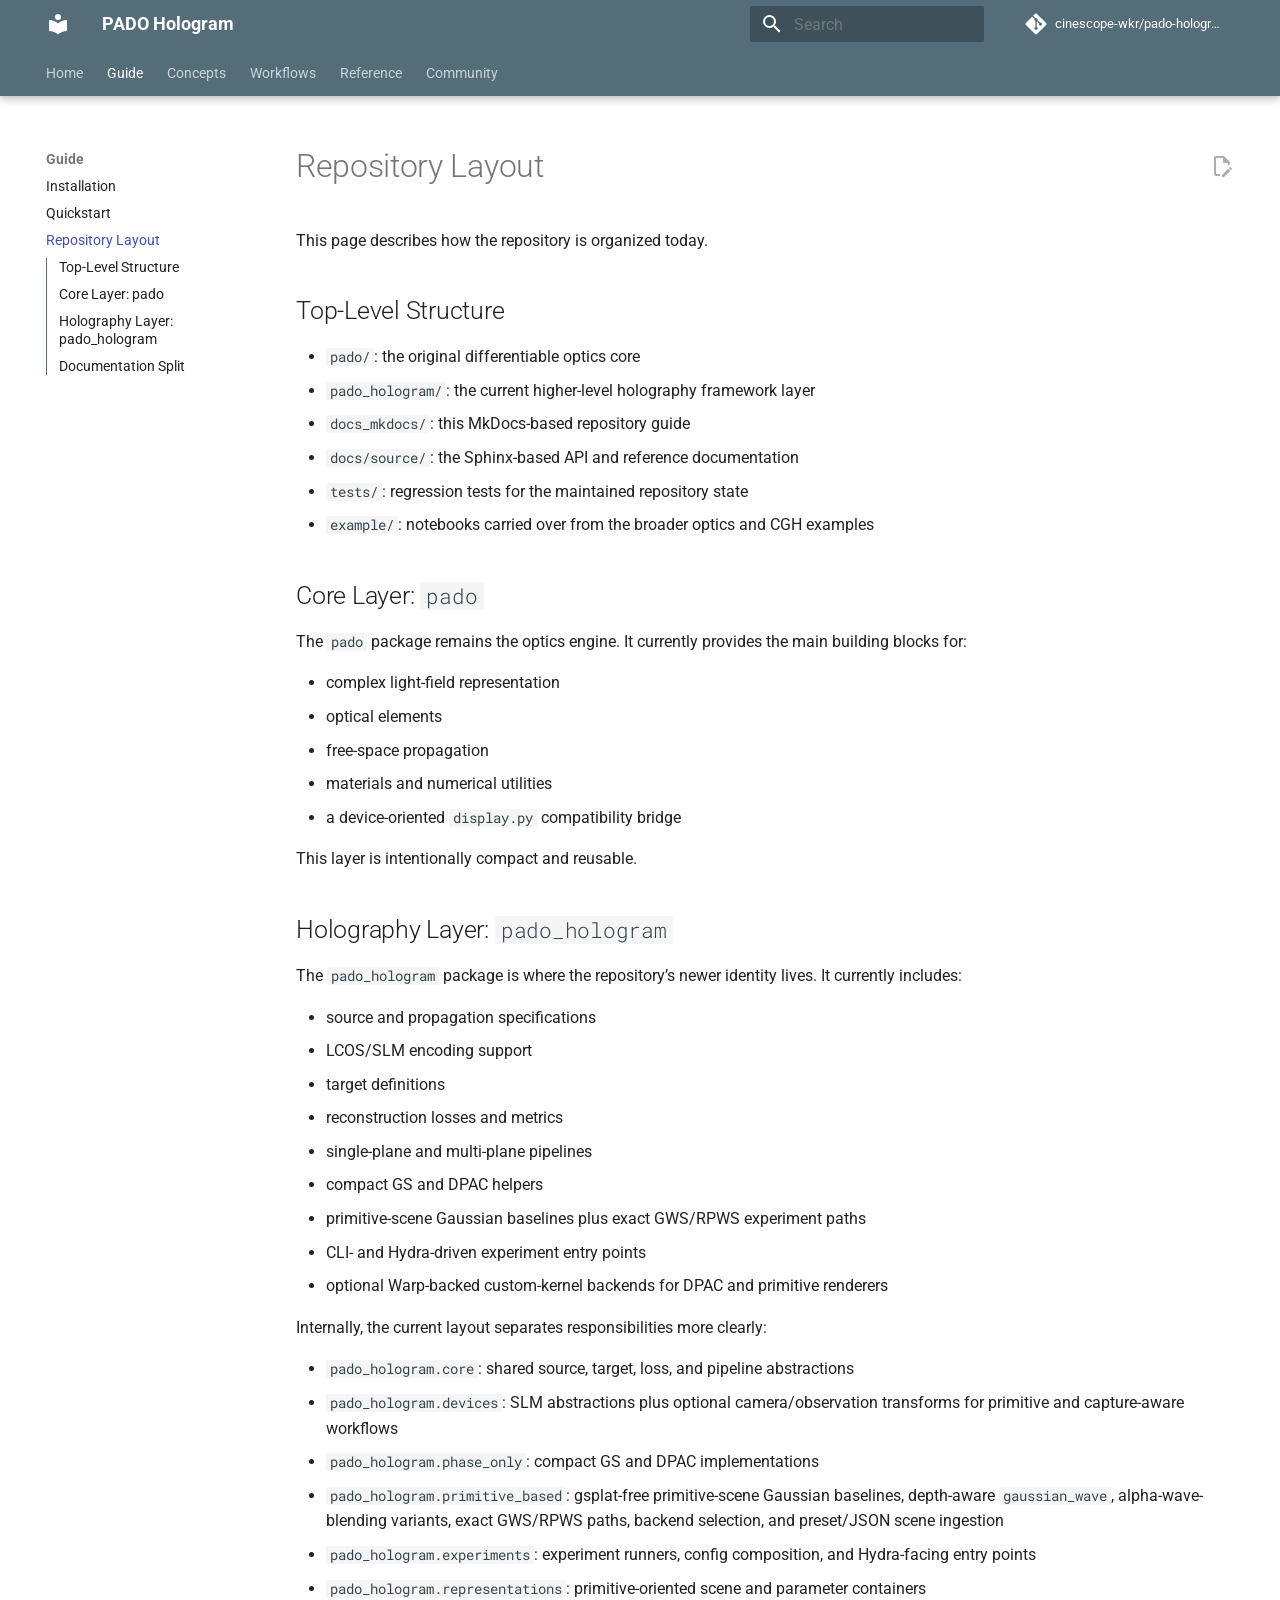
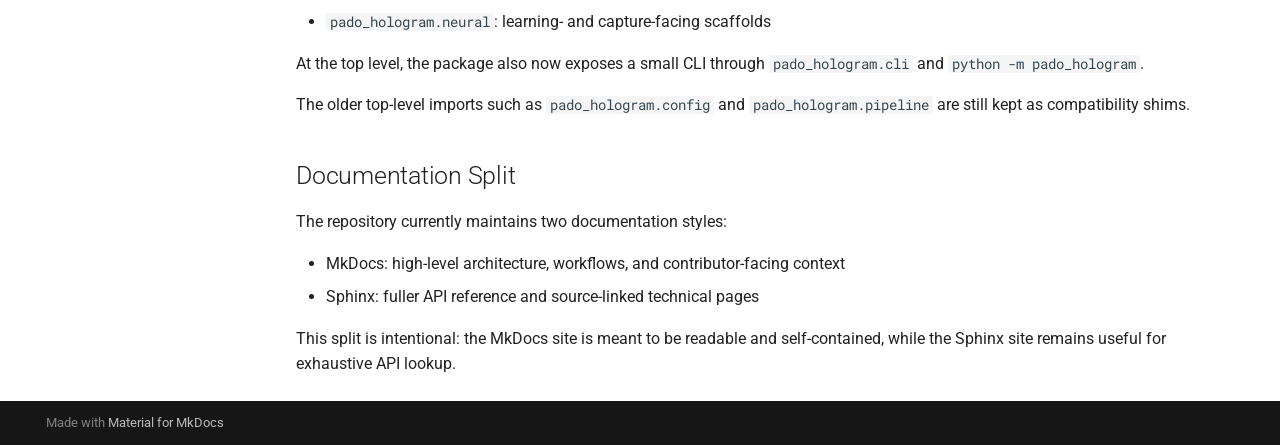
<file: guide/repository-layout/index.html>
<!doctype html>
<html lang="en" class="no-js">
  <head>
    
      <meta charset="utf-8">
      <meta name="viewport" content="width=device-width,initial-scale=1">
      
        <meta name="description" content="PADO Hologram documentation">
      
      
      
        <link rel="canonical" href="https://cinescope-wkr.github.io/pado-hologram/guide/repository-layout/">
      
      
        <link rel="prev" href="../quickstart/">
      
      
        <link rel="next" href="../../concepts/architecture/">
      
      
        
      
      
      <link rel="icon" href="../../assets/images/favicon.png">
      <meta name="generator" content="mkdocs-1.6.1, mkdocs-material-9.7.6">
    
    
      
        <title>Repository Layout - PADO Hologram</title>
      
    
    
      <link rel="stylesheet" href="../../assets/stylesheets/main.484c7ddc.min.css">
      
        
        <link rel="stylesheet" href="../../assets/stylesheets/palette.ab4e12ef.min.css">
      
      


    
    
      
    
    
      
        
        
        <link rel="preconnect" href="https://fonts.gstatic.com" crossorigin>
        <link rel="stylesheet" href="https://fonts.googleapis.com/css?family=Roboto:300,300i,400,400i,700,700i%7CRoboto+Mono:400,400i,700,700i&display=fallback">
        <style>:root{--md-text-font:"Roboto";--md-code-font:"Roboto Mono"}</style>
      
    
    
      <link rel="stylesheet" href="../../assets/stylesheets/extra.css">
    
    <script>__md_scope=new URL("../..",location),__md_hash=e=>[...e].reduce(((e,_)=>(e<<5)-e+_.charCodeAt(0)),0),__md_get=(e,_=localStorage,t=__md_scope)=>JSON.parse(_.getItem(t.pathname+"."+e)),__md_set=(e,_,t=localStorage,a=__md_scope)=>{try{t.setItem(a.pathname+"."+e,JSON.stringify(_))}catch(e){}}</script>
    
      

    
    
  </head>
  
  
    
    
      
    
    
    
    
    <body dir="ltr" data-md-color-scheme="default" data-md-color-primary="blue-grey" data-md-color-accent="cyan">
  
    
    <input class="md-toggle" data-md-toggle="drawer" type="checkbox" id="__drawer" autocomplete="off">
    <input class="md-toggle" data-md-toggle="search" type="checkbox" id="__search" autocomplete="off">
    <label class="md-overlay" for="__drawer"></label>
    <div data-md-component="skip">
      
        
        <a href="#repository-layout" class="md-skip">
          Skip to content
        </a>
      
    </div>
    <div data-md-component="announce">
      
    </div>
    
    
      

  

<header class="md-header md-header--shadow md-header--lifted" data-md-component="header">
  <nav class="md-header__inner md-grid" aria-label="Header">
    <a href="../.." title="PADO Hologram" class="md-header__button md-logo" aria-label="PADO Hologram" data-md-component="logo">
      
  
  <svg xmlns="http://www.w3.org/2000/svg" viewBox="0 0 24 24"><path d="M12 8a3 3 0 0 0 3-3 3 3 0 0 0-3-3 3 3 0 0 0-3 3 3 3 0 0 0 3 3m0 3.54C9.64 9.35 6.5 8 3 8v11c3.5 0 6.64 1.35 9 3.54 2.36-2.19 5.5-3.54 9-3.54V8c-3.5 0-6.64 1.35-9 3.54"/></svg>

    </a>
    <label class="md-header__button md-icon" for="__drawer">
      
      <svg xmlns="http://www.w3.org/2000/svg" viewBox="0 0 24 24"><path d="M3 6h18v2H3zm0 5h18v2H3zm0 5h18v2H3z"/></svg>
    </label>
    <div class="md-header__title" data-md-component="header-title">
      <div class="md-header__ellipsis">
        <div class="md-header__topic">
          <a href="../.." class="md-ellipsis pado-header-home" aria-label="PADO Hologram">
            PADO Hologram
          </a>
        </div>
        <div class="md-header__topic" data-md-component="header-topic">
          <span class="md-ellipsis">
            
              Repository Layout
            
          </span>
        </div>
      </div>
    </div>
    
      
        <form class="md-header__option" data-md-component="palette">
  
    
    
    
    <input class="md-option" data-md-color-media="" data-md-color-scheme="default" data-md-color-primary="blue-grey" data-md-color-accent="cyan"  aria-hidden="true"  type="radio" name="__palette" id="__palette_0">
    
  
</form>
      
    
    
      <script>var palette=__md_get("__palette");if(palette&&palette.color){if("(prefers-color-scheme)"===palette.color.media){var media=matchMedia("(prefers-color-scheme: light)"),input=document.querySelector(media.matches?"[data-md-color-media='(prefers-color-scheme: light)']":"[data-md-color-media='(prefers-color-scheme: dark)']");palette.color.media=input.getAttribute("data-md-color-media"),palette.color.scheme=input.getAttribute("data-md-color-scheme"),palette.color.primary=input.getAttribute("data-md-color-primary"),palette.color.accent=input.getAttribute("data-md-color-accent")}for(var[key,value]of Object.entries(palette.color))document.body.setAttribute("data-md-color-"+key,value)}</script>
    
    
    
      
      
        <label class="md-header__button md-icon" for="__search">
          
          <svg xmlns="http://www.w3.org/2000/svg" viewBox="0 0 24 24"><path d="M9.5 3A6.5 6.5 0 0 1 16 9.5c0 1.61-.59 3.09-1.56 4.23l.27.27h.79l5 5-1.5 1.5-5-5v-.79l-.27-.27A6.52 6.52 0 0 1 9.5 16 6.5 6.5 0 0 1 3 9.5 6.5 6.5 0 0 1 9.5 3m0 2C7 5 5 7 5 9.5S7 14 9.5 14 14 12 14 9.5 12 5 9.5 5"/></svg>
        </label>
        <div class="md-search" data-md-component="search" role="dialog">
  <label class="md-search__overlay" for="__search"></label>
  <div class="md-search__inner" role="search">
    <form class="md-search__form" name="search">
      <input type="text" class="md-search__input" name="query" aria-label="Search" placeholder="Search" autocapitalize="off" autocorrect="off" autocomplete="off" spellcheck="false" data-md-component="search-query" required>
      <label class="md-search__icon md-icon" for="__search">
        
        <svg xmlns="http://www.w3.org/2000/svg" viewBox="0 0 24 24"><path d="M9.5 3A6.5 6.5 0 0 1 16 9.5c0 1.61-.59 3.09-1.56 4.23l.27.27h.79l5 5-1.5 1.5-5-5v-.79l-.27-.27A6.52 6.52 0 0 1 9.5 16 6.5 6.5 0 0 1 3 9.5 6.5 6.5 0 0 1 9.5 3m0 2C7 5 5 7 5 9.5S7 14 9.5 14 14 12 14 9.5 12 5 9.5 5"/></svg>
        
        <svg xmlns="http://www.w3.org/2000/svg" viewBox="0 0 24 24"><path d="M20 11v2H8l5.5 5.5-1.42 1.42L4.16 12l7.92-7.92L13.5 5.5 8 11z"/></svg>
      </label>
      <nav class="md-search__options" aria-label="Search">
        
          <a href="javascript:void(0)" class="md-search__icon md-icon" title="Share" aria-label="Share" data-clipboard data-clipboard-text="" data-md-component="search-share" tabindex="-1">
            
            <svg xmlns="http://www.w3.org/2000/svg" viewBox="0 0 24 24"><path d="M18 16.08c-.76 0-1.44.3-1.96.77L8.91 12.7c.05-.23.09-.46.09-.7s-.04-.47-.09-.7l7.05-4.11c.54.5 1.25.81 2.04.81a3 3 0 0 0 3-3 3 3 0 0 0-3-3 3 3 0 0 0-3 3c0 .24.04.47.09.7L8.04 9.81C7.5 9.31 6.79 9 6 9a3 3 0 0 0-3 3 3 3 0 0 0 3 3c.79 0 1.5-.31 2.04-.81l7.12 4.15c-.05.21-.08.43-.08.66 0 1.61 1.31 2.91 2.92 2.91s2.92-1.3 2.92-2.91A2.92 2.92 0 0 0 18 16.08"/></svg>
          </a>
        
        <button type="reset" class="md-search__icon md-icon" title="Clear" aria-label="Clear" tabindex="-1">
          
          <svg xmlns="http://www.w3.org/2000/svg" viewBox="0 0 24 24"><path d="M19 6.41 17.59 5 12 10.59 6.41 5 5 6.41 10.59 12 5 17.59 6.41 19 12 13.41 17.59 19 19 17.59 13.41 12z"/></svg>
        </button>
      </nav>
      
        <div class="md-search__suggest" data-md-component="search-suggest"></div>
      
    </form>
    <div class="md-search__output">
      <div class="md-search__scrollwrap" tabindex="0" data-md-scrollfix>
        <div class="md-search-result" data-md-component="search-result">
          <div class="md-search-result__meta">
            Initializing search
          </div>
          <ol class="md-search-result__list" role="presentation"></ol>
        </div>
      </div>
    </div>
  </div>
</div>
      
    
    
      <div class="md-header__source">
        <a href="https://github.com/cinescope-wkr/pado-hologram" title="Go to repository" class="md-source" data-md-component="source">
  <div class="md-source__icon md-icon">
    
    <svg xmlns="http://www.w3.org/2000/svg" viewBox="0 0 448 512"><!--! Font Awesome Free 7.1.0 by @fontawesome - https://fontawesome.com License - https://fontawesome.com/license/free (Icons: CC BY 4.0, Fonts: SIL OFL 1.1, Code: MIT License) Copyright 2025 Fonticons, Inc.--><path d="M439.6 236.1 244 40.5c-5.4-5.5-12.8-8.5-20.4-8.5s-15 3-20.4 8.4L162.5 81l51.5 51.5c27.1-9.1 52.7 16.8 43.4 43.7l49.7 49.7c34.2-11.8 61.2 31 35.5 56.7-26.5 26.5-70.2-2.9-56-37.3L240.3 199v121.9c25.3 12.5 22.3 41.8 9.1 55-6.4 6.4-15.2 10.1-24.3 10.1s-17.8-3.6-24.3-10.1c-17.6-17.6-11.1-46.9 11.2-56v-123c-20.8-8.5-24.6-30.7-18.6-45L142.6 101 8.5 235.1C3 240.6 0 247.9 0 255.5s3 15 8.5 20.4l195.6 195.7c5.4 5.4 12.7 8.4 20.4 8.4s15-3 20.4-8.4l194.7-194.7c5.4-5.4 8.4-12.8 8.4-20.4s-3-15-8.4-20.4"/></svg>
  </div>
  <div class="md-source__repository">
    cinescope-wkr/pado-hologram
  </div>
</a>
      </div>
    
  </nav>
  
    
      
<nav class="md-tabs" aria-label="Tabs" data-md-component="tabs">
  <div class="md-grid">
    <ul class="md-tabs__list">
      
        
  
  
  
  
    <li class="md-tabs__item">
      <a href="../.." class="md-tabs__link">
        
  
  
    
  
  Home

      </a>
    </li>
  

      
        
  
  
  
    
  
  
    
    
      <li class="md-tabs__item md-tabs__item--active">
        <a href="../installation/" class="md-tabs__link">
          
  
  
  Guide

        </a>
      </li>
    
  

      
        
  
  
  
  
    
    
      <li class="md-tabs__item">
        <a href="../../concepts/architecture/" class="md-tabs__link">
          
  
  
  Concepts

        </a>
      </li>
    
  

      
        
  
  
  
  
    
    
      <li class="md-tabs__item">
        <a href="../../workflows/phase-only-cgh/" class="md-tabs__link">
          
  
  
  Workflows

        </a>
      </li>
    
  

      
        
  
  
  
  
    
    
      <li class="md-tabs__item">
        <a href="../../reference/modules/" class="md-tabs__link">
          
  
  
  Reference

        </a>
      </li>
    
  

      
        
  
  
  
  
    
    
      <li class="md-tabs__item">
        <a href="../../community/vision/" class="md-tabs__link">
          
  
  
  Community

        </a>
      </li>
    
  

      
    </ul>
  </div>
</nav>
    
  
</header>
    
    <div class="md-container" data-md-component="container">
      
      
        
      
      <main class="md-main" data-md-component="main">
        <div class="md-main__inner md-grid">
          
            
              
              <div class="md-sidebar md-sidebar--primary" data-md-component="sidebar" data-md-type="navigation" >
                <div class="md-sidebar__scrollwrap">
                  <div class="md-sidebar__inner">
                    


  


  

<nav class="md-nav md-nav--primary md-nav--lifted md-nav--integrated" aria-label="Navigation" data-md-level="0">
  <label class="md-nav__title" for="__drawer">
    <a href="../.." title="PADO Hologram" class="md-nav__button md-logo" aria-label="PADO Hologram" data-md-component="logo">
      
  
  <svg xmlns="http://www.w3.org/2000/svg" viewBox="0 0 24 24"><path d="M12 8a3 3 0 0 0 3-3 3 3 0 0 0-3-3 3 3 0 0 0-3 3 3 3 0 0 0 3 3m0 3.54C9.64 9.35 6.5 8 3 8v11c3.5 0 6.64 1.35 9 3.54 2.36-2.19 5.5-3.54 9-3.54V8c-3.5 0-6.64 1.35-9 3.54"/></svg>

    </a>
    PADO Hologram
  </label>
  
    <div class="md-nav__source">
      <a href="https://github.com/cinescope-wkr/pado-hologram" title="Go to repository" class="md-source" data-md-component="source">
  <div class="md-source__icon md-icon">
    
    <svg xmlns="http://www.w3.org/2000/svg" viewBox="0 0 448 512"><!--! Font Awesome Free 7.1.0 by @fontawesome - https://fontawesome.com License - https://fontawesome.com/license/free (Icons: CC BY 4.0, Fonts: SIL OFL 1.1, Code: MIT License) Copyright 2025 Fonticons, Inc.--><path d="M439.6 236.1 244 40.5c-5.4-5.5-12.8-8.5-20.4-8.5s-15 3-20.4 8.4L162.5 81l51.5 51.5c27.1-9.1 52.7 16.8 43.4 43.7l49.7 49.7c34.2-11.8 61.2 31 35.5 56.7-26.5 26.5-70.2-2.9-56-37.3L240.3 199v121.9c25.3 12.5 22.3 41.8 9.1 55-6.4 6.4-15.2 10.1-24.3 10.1s-17.8-3.6-24.3-10.1c-17.6-17.6-11.1-46.9 11.2-56v-123c-20.8-8.5-24.6-30.7-18.6-45L142.6 101 8.5 235.1C3 240.6 0 247.9 0 255.5s3 15 8.5 20.4l195.6 195.7c5.4 5.4 12.7 8.4 20.4 8.4s15-3 20.4-8.4l194.7-194.7c5.4-5.4 8.4-12.8 8.4-20.4s-3-15-8.4-20.4"/></svg>
  </div>
  <div class="md-source__repository">
    cinescope-wkr/pado-hologram
  </div>
</a>
    </div>
  
  <ul class="md-nav__list" data-md-scrollfix>
    
      
      
  
  
  
  
    <li class="md-nav__item">
      <a href="../.." class="md-nav__link">
        
  
  
  <span class="md-ellipsis">
    
  
    Home
  

    
  </span>
  
  

      </a>
    </li>
  

    
      
      
  
  
    
  
  
  
    
    
    
    
      
        
        
      
      
    
    
    <li class="md-nav__item md-nav__item--active md-nav__item--section md-nav__item--nested">
      
        
        
        <input class="md-nav__toggle md-toggle " type="checkbox" id="__nav_2" checked>
        
          
          <label class="md-nav__link" for="__nav_2" id="__nav_2_label" tabindex="">
            
  
  
  <span class="md-ellipsis">
    
  
    Guide
  

    
  </span>
  
  

            <span class="md-nav__icon md-icon"></span>
          </label>
        
        <nav class="md-nav" data-md-level="1" aria-labelledby="__nav_2_label" aria-expanded="true">
          <label class="md-nav__title" for="__nav_2">
            <span class="md-nav__icon md-icon"></span>
            
  
    Guide
  

          </label>
          <ul class="md-nav__list" data-md-scrollfix>
            
              
                
  
  
  
  
    <li class="md-nav__item">
      <a href="../installation/" class="md-nav__link">
        
  
  
  <span class="md-ellipsis">
    
  
    Installation
  

    
  </span>
  
  

      </a>
    </li>
  

              
            
              
                
  
  
  
  
    <li class="md-nav__item">
      <a href="../quickstart/" class="md-nav__link">
        
  
  
  <span class="md-ellipsis">
    
  
    Quickstart
  

    
  </span>
  
  

      </a>
    </li>
  

              
            
              
                
  
  
    
  
  
  
    <li class="md-nav__item md-nav__item--active">
      
      <input class="md-nav__toggle md-toggle" type="checkbox" id="__toc">
      
      
        
      
      
        <label class="md-nav__link md-nav__link--active" for="__toc">
          
  
  
  <span class="md-ellipsis">
    
  
    Repository Layout
  

    
  </span>
  
  

          <span class="md-nav__icon md-icon"></span>
        </label>
      
      <a href="./" class="md-nav__link md-nav__link--active">
        
  
  
  <span class="md-ellipsis">
    
  
    Repository Layout
  

    
  </span>
  
  

      </a>
      
        

<nav class="md-nav md-nav--secondary" aria-label="Table of contents">
  
  
  
    
  
  
    <label class="md-nav__title" for="__toc">
      <span class="md-nav__icon md-icon"></span>
      Table of contents
    </label>
    <ul class="md-nav__list" data-md-component="toc" data-md-scrollfix>
      
        <li class="md-nav__item">
  <a href="#top-level-structure" class="md-nav__link">
    <span class="md-ellipsis">
      
        Top-Level Structure
      
    </span>
  </a>
  
</li>
      
        <li class="md-nav__item">
  <a href="#core-layer-pado" class="md-nav__link">
    <span class="md-ellipsis">
      
        Core Layer: pado
      
    </span>
  </a>
  
</li>
      
        <li class="md-nav__item">
  <a href="#holography-layer-pado_hologram" class="md-nav__link">
    <span class="md-ellipsis">
      
        Holography Layer: pado_hologram
      
    </span>
  </a>
  
</li>
      
        <li class="md-nav__item">
  <a href="#documentation-split" class="md-nav__link">
    <span class="md-ellipsis">
      
        Documentation Split
      
    </span>
  </a>
  
</li>
      
    </ul>
  
</nav>
      
    </li>
  

              
            
          </ul>
        </nav>
      
    </li>
  

    
      
      
  
  
  
  
    
    
    
    
      
      
    
    
    <li class="md-nav__item md-nav__item--nested">
      
        
        
        <input class="md-nav__toggle md-toggle " type="checkbox" id="__nav_3" >
        
          
          <label class="md-nav__link" for="__nav_3" id="__nav_3_label" tabindex="0">
            
  
  
  <span class="md-ellipsis">
    
  
    Concepts
  

    
  </span>
  
  

            <span class="md-nav__icon md-icon"></span>
          </label>
        
        <nav class="md-nav" data-md-level="1" aria-labelledby="__nav_3_label" aria-expanded="false">
          <label class="md-nav__title" for="__nav_3">
            <span class="md-nav__icon md-icon"></span>
            
  
    Concepts
  

          </label>
          <ul class="md-nav__list" data-md-scrollfix>
            
              
                
  
  
  
  
    <li class="md-nav__item">
      <a href="../../concepts/architecture/" class="md-nav__link">
        
  
  
  <span class="md-ellipsis">
    
  
    Architecture Overview
  

    
  </span>
  
  

      </a>
    </li>
  

              
            
              
                
  
  
  
  
    <li class="md-nav__item">
      <a href="../../concepts/core-vs-hologram/" class="md-nav__link">
        
  
  
  <span class="md-ellipsis">
    
  
    Core vs Hologram
  

    
  </span>
  
  

      </a>
    </li>
  

              
            
          </ul>
        </nav>
      
    </li>
  

    
      
      
  
  
  
  
    
    
    
    
      
      
    
    
    <li class="md-nav__item md-nav__item--nested">
      
        
        
        <input class="md-nav__toggle md-toggle " type="checkbox" id="__nav_4" >
        
          
          <label class="md-nav__link" for="__nav_4" id="__nav_4_label" tabindex="0">
            
  
  
  <span class="md-ellipsis">
    
  
    Workflows
  

    
  </span>
  
  

            <span class="md-nav__icon md-icon"></span>
          </label>
        
        <nav class="md-nav" data-md-level="1" aria-labelledby="__nav_4_label" aria-expanded="false">
          <label class="md-nav__title" for="__nav_4">
            <span class="md-nav__icon md-icon"></span>
            
  
    Workflows
  

          </label>
          <ul class="md-nav__list" data-md-scrollfix>
            
              
                
  
  
  
  
    <li class="md-nav__item">
      <a href="../../workflows/phase-only-cgh/" class="md-nav__link">
        
  
  
  <span class="md-ellipsis">
    
  
    Phase-Only CGH
  

    
  </span>
  
  

      </a>
    </li>
  

              
            
              
                
  
  
  
  
    <li class="md-nav__item">
      <a href="../../workflows/device-modeling/" class="md-nav__link">
        
  
  
  <span class="md-ellipsis">
    
  
    Device Modeling
  

    
  </span>
  
  

      </a>
    </li>
  

              
            
              
                
  
  
  
  
    <li class="md-nav__item">
      <a href="../../workflows/experiments/" class="md-nav__link">
        
  
  
  <span class="md-ellipsis">
    
  
    Experiments and Hydra
  

    
  </span>
  
  

      </a>
    </li>
  

              
            
          </ul>
        </nav>
      
    </li>
  

    
      
      
  
  
  
  
    
    
    
    
      
      
    
    
    <li class="md-nav__item md-nav__item--nested">
      
        
        
        <input class="md-nav__toggle md-toggle " type="checkbox" id="__nav_5" >
        
          
          <label class="md-nav__link" for="__nav_5" id="__nav_5_label" tabindex="0">
            
  
  
  <span class="md-ellipsis">
    
  
    Reference
  

    
  </span>
  
  

            <span class="md-nav__icon md-icon"></span>
          </label>
        
        <nav class="md-nav" data-md-level="1" aria-labelledby="__nav_5_label" aria-expanded="false">
          <label class="md-nav__title" for="__nav_5">
            <span class="md-nav__icon md-icon"></span>
            
  
    Reference
  

          </label>
          <ul class="md-nav__list" data-md-scrollfix>
            
              
                
  
  
  
  
    <li class="md-nav__item">
      <a href="../../reference/modules/" class="md-nav__link">
        
  
  
  <span class="md-ellipsis">
    
  
    Module Reference Map
  

    
  </span>
  
  

      </a>
    </li>
  

              
            
              
                
  
  
  
  
    <li class="md-nav__item">
      <a href="../../reference/fork-and-license/" class="md-nav__link">
        
  
  
  <span class="md-ellipsis">
    
  
    Fork and License
  

    
  </span>
  
  

      </a>
    </li>
  

              
            
          </ul>
        </nav>
      
    </li>
  

    
      
      
  
  
  
  
    
    
    
    
      
      
    
    
    <li class="md-nav__item md-nav__item--nested">
      
        
        
        <input class="md-nav__toggle md-toggle " type="checkbox" id="__nav_6" >
        
          
          <label class="md-nav__link" for="__nav_6" id="__nav_6_label" tabindex="0">
            
  
  
  <span class="md-ellipsis">
    
  
    Community
  

    
  </span>
  
  

            <span class="md-nav__icon md-icon"></span>
          </label>
        
        <nav class="md-nav" data-md-level="1" aria-labelledby="__nav_6_label" aria-expanded="false">
          <label class="md-nav__title" for="__nav_6">
            <span class="md-nav__icon md-icon"></span>
            
  
    Community
  

          </label>
          <ul class="md-nav__list" data-md-scrollfix>
            
              
                
  
  
  
  
    <li class="md-nav__item">
      <a href="../../community/vision/" class="md-nav__link">
        
  
  
  <span class="md-ellipsis">
    
  
    Vision
  

    
  </span>
  
  

      </a>
    </li>
  

              
            
              
                
  
  
  
  
    <li class="md-nav__item">
      <a href="../../community/contributing/" class="md-nav__link">
        
  
  
  <span class="md-ellipsis">
    
  
    Contributing
  

    
  </span>
  
  

      </a>
    </li>
  

              
            
          </ul>
        </nav>
      
    </li>
  

    
  </ul>
</nav>
                  </div>
                </div>
              </div>
            
            
          
          
            <div class="md-content" data-md-component="content">
              
              <article class="md-content__inner md-typeset">
                
                  


  
    <a href="https://github.com/cinescope-wkr/pado-hologram/edit/main/docs_mkdocs/guide/repository-layout.md" title="Edit this page" class="md-content__button md-icon" rel="edit">
      
      <svg xmlns="http://www.w3.org/2000/svg" viewBox="0 0 24 24"><path d="M10 20H6V4h7v5h5v3.1l2-2V8l-6-6H6c-1.1 0-2 .9-2 2v16c0 1.1.9 2 2 2h4zm10.2-7c.1 0 .3.1.4.2l1.3 1.3c.2.2.2.6 0 .8l-1 1-2.1-2.1 1-1c.1-.1.2-.2.4-.2m0 3.9L14.1 23H12v-2.1l6.1-6.1z"/></svg>
    </a>
  
  


<h1 id="repository-layout">Repository Layout</h1>
<p>This page describes how the repository is organized today.</p>
<h2 id="top-level-structure">Top-Level Structure</h2>
<ul>
<li><code>pado/</code>: the original differentiable optics core</li>
<li><code>pado_hologram/</code>: the current higher-level holography framework layer</li>
<li><code>docs_mkdocs/</code>: this MkDocs-based repository guide</li>
<li><code>docs/source/</code>: the Sphinx-based API and reference documentation</li>
<li><code>tests/</code>: regression tests for the maintained repository state</li>
<li><code>example/</code>: notebooks carried over from the broader optics and CGH examples</li>
</ul>
<h2 id="core-layer-pado">Core Layer: <code>pado</code></h2>
<p>The <code>pado</code> package remains the optics engine. It currently provides the main
building blocks for:</p>
<ul>
<li>complex light-field representation</li>
<li>optical elements</li>
<li>free-space propagation</li>
<li>materials and numerical utilities</li>
<li>a device-oriented <code>display.py</code> compatibility bridge</li>
</ul>
<p>This layer is intentionally compact and reusable.</p>
<h2 id="holography-layer-pado_hologram">Holography Layer: <code>pado_hologram</code></h2>
<p>The <code>pado_hologram</code> package is where the repository’s newer identity lives. It
currently includes:</p>
<ul>
<li>source and propagation specifications</li>
<li>LCOS/SLM encoding support</li>
<li>target definitions</li>
<li>reconstruction losses and metrics</li>
<li>single-plane and multi-plane pipelines</li>
<li>compact GS and DPAC helpers</li>
<li>primitive-scene Gaussian baselines plus exact GWS/RPWS experiment paths</li>
<li>CLI- and Hydra-driven experiment entry points</li>
<li>optional Warp-backed custom-kernel backends for DPAC and primitive renderers</li>
</ul>
<p>Internally, the current layout separates responsibilities more clearly:</p>
<ul>
<li><code>pado_hologram.core</code>: shared source, target, loss, and pipeline abstractions</li>
<li><code>pado_hologram.devices</code>: SLM abstractions plus optional camera/observation transforms for primitive and capture-aware workflows</li>
<li><code>pado_hologram.phase_only</code>: compact GS and DPAC implementations</li>
<li><code>pado_hologram.primitive_based</code>: gsplat-free primitive-scene Gaussian baselines, depth-aware <code>gaussian_wave</code>, alpha-wave-blending variants, exact GWS/RPWS paths, backend selection, and preset/JSON scene ingestion</li>
<li><code>pado_hologram.experiments</code>: experiment runners, config composition, and Hydra-facing entry points</li>
<li><code>pado_hologram.representations</code>: primitive-oriented scene and parameter containers</li>
<li><code>pado_hologram.neural</code>: learning- and capture-facing scaffolds</li>
</ul>
<p>At the top level, the package also now exposes a small CLI through
<code>pado_hologram.cli</code> and <code>python -m pado_hologram</code>.</p>
<p>The older top-level imports such as <code>pado_hologram.config</code> and
<code>pado_hologram.pipeline</code> are still kept as compatibility shims.</p>
<h2 id="documentation-split">Documentation Split</h2>
<p>The repository currently maintains two documentation styles:</p>
<ul>
<li>MkDocs: high-level architecture, workflows, and contributor-facing context</li>
<li>Sphinx: fuller API reference and source-linked technical pages</li>
</ul>
<p>This split is intentional: the MkDocs site is meant to be readable and
self-contained, while the Sphinx site remains useful for exhaustive API lookup.</p>












                
              </article>
            </div>
          
          
<script>var target=document.getElementById(location.hash.slice(1));target&&target.name&&(target.checked=target.name.startsWith("__tabbed_"))</script>
        </div>
        
          <button type="button" class="md-top md-icon" data-md-component="top" hidden>
  
  <svg xmlns="http://www.w3.org/2000/svg" viewBox="0 0 24 24"><path d="M13 20h-2V8l-5.5 5.5-1.42-1.42L12 4.16l7.92 7.92-1.42 1.42L13 8z"/></svg>
  Back to top
</button>
        
      </main>
      
        <footer class="md-footer">
  
  <div class="md-footer-meta md-typeset">
    <div class="md-footer-meta__inner md-grid">
      <div class="md-copyright">
  
  
    Made with
    <a href="https://squidfunk.github.io/mkdocs-material/" target="_blank" rel="noopener">
      Material for MkDocs
    </a>
  
</div>
      
    </div>
  </div>
</footer>
      
    </div>
    <div class="md-dialog" data-md-component="dialog">
      <div class="md-dialog__inner md-typeset"></div>
    </div>
    
    
    
      
      
      <script id="__config" type="application/json">{"annotate": null, "base": "../..", "features": ["navigation.instant", "navigation.tracking", "navigation.tabs", "navigation.tabs.sticky", "navigation.top", "toc.integrate", "toc.follow", "search.suggest", "search.highlight", "search.share", "content.code.copy", "content.action.edit"], "search": "../../assets/javascripts/workers/search.2c215733.min.js", "tags": null, "translations": {"clipboard.copied": "Copied to clipboard", "clipboard.copy": "Copy to clipboard", "search.result.more.one": "1 more on this page", "search.result.more.other": "# more on this page", "search.result.none": "No matching documents", "search.result.one": "1 matching document", "search.result.other": "# matching documents", "search.result.placeholder": "Type to start searching", "search.result.term.missing": "Missing", "select.version": "Select version"}, "version": null}</script>
    
    
      <script src="../../assets/javascripts/bundle.79ae519e.min.js"></script>
      
    
  </body>
</html>
</file>
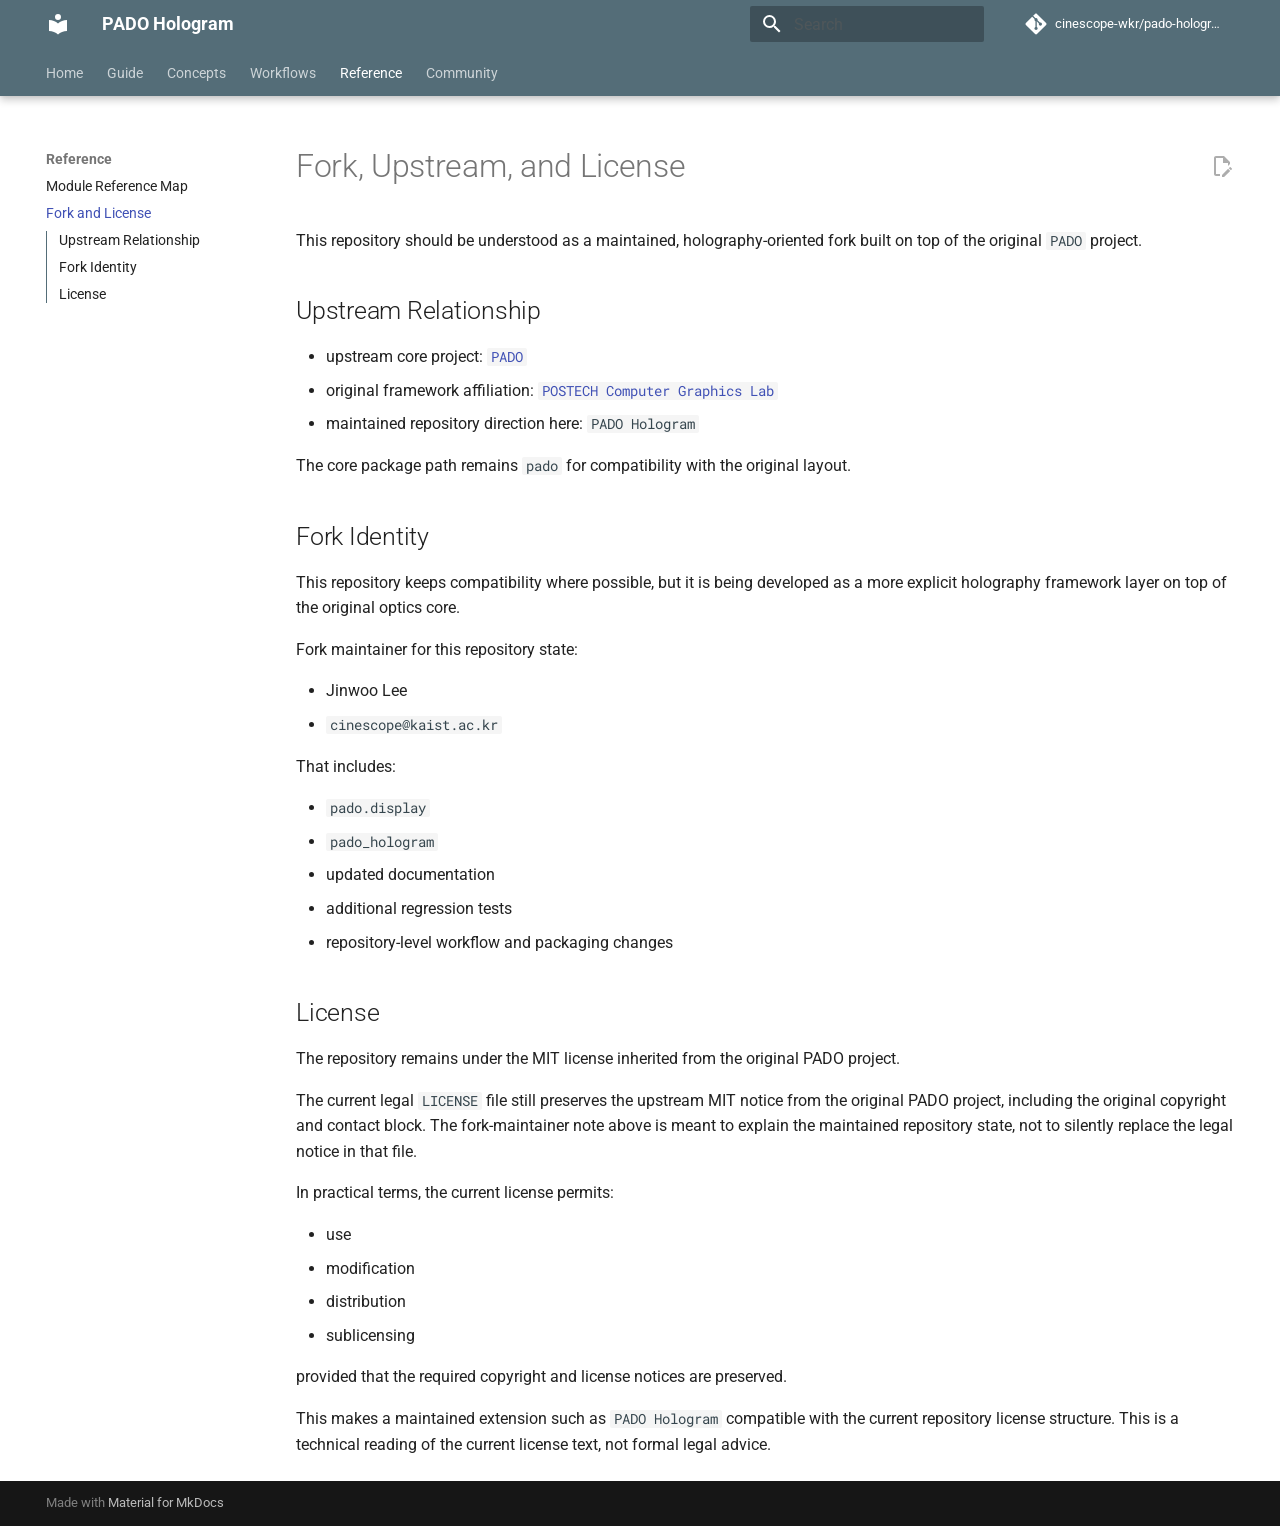
<file: reference/fork-and-license/index.html>
<!doctype html>
<html lang="en" class="no-js">
  <head>
    
      <meta charset="utf-8">
      <meta name="viewport" content="width=device-width,initial-scale=1">
      
        <meta name="description" content="PADO Hologram documentation">
      
      
      
        <link rel="canonical" href="https://cinescope-wkr.github.io/pado-hologram/reference/fork-and-license/">
      
      
        <link rel="prev" href="../modules/">
      
      
        <link rel="next" href="../../community/vision/">
      
      
        
      
      
      <link rel="icon" href="../../assets/images/favicon.png">
      <meta name="generator" content="mkdocs-1.6.1, mkdocs-material-9.7.6">
    
    
      
        <title>Fork and License - PADO Hologram</title>
      
    
    
      <link rel="stylesheet" href="../../assets/stylesheets/main.484c7ddc.min.css">
      
        
        <link rel="stylesheet" href="../../assets/stylesheets/palette.ab4e12ef.min.css">
      
      


    
    
      
    
    
      
        
        
        <link rel="preconnect" href="https://fonts.gstatic.com" crossorigin>
        <link rel="stylesheet" href="https://fonts.googleapis.com/css?family=Roboto:300,300i,400,400i,700,700i%7CRoboto+Mono:400,400i,700,700i&display=fallback">
        <style>:root{--md-text-font:"Roboto";--md-code-font:"Roboto Mono"}</style>
      
    
    
      <link rel="stylesheet" href="../../assets/stylesheets/extra.css">
    
    <script>__md_scope=new URL("../..",location),__md_hash=e=>[...e].reduce(((e,_)=>(e<<5)-e+_.charCodeAt(0)),0),__md_get=(e,_=localStorage,t=__md_scope)=>JSON.parse(_.getItem(t.pathname+"."+e)),__md_set=(e,_,t=localStorage,a=__md_scope)=>{try{t.setItem(a.pathname+"."+e,JSON.stringify(_))}catch(e){}}</script>
    
      

    
    
  </head>
  
  
    
    
      
    
    
    
    
    <body dir="ltr" data-md-color-scheme="default" data-md-color-primary="blue-grey" data-md-color-accent="cyan">
  
    
    <input class="md-toggle" data-md-toggle="drawer" type="checkbox" id="__drawer" autocomplete="off">
    <input class="md-toggle" data-md-toggle="search" type="checkbox" id="__search" autocomplete="off">
    <label class="md-overlay" for="__drawer"></label>
    <div data-md-component="skip">
      
        
        <a href="#fork-upstream-and-license" class="md-skip">
          Skip to content
        </a>
      
    </div>
    <div data-md-component="announce">
      
    </div>
    
    
      

  

<header class="md-header md-header--shadow md-header--lifted" data-md-component="header">
  <nav class="md-header__inner md-grid" aria-label="Header">
    <a href="../.." title="PADO Hologram" class="md-header__button md-logo" aria-label="PADO Hologram" data-md-component="logo">
      
  
  <svg xmlns="http://www.w3.org/2000/svg" viewBox="0 0 24 24"><path d="M12 8a3 3 0 0 0 3-3 3 3 0 0 0-3-3 3 3 0 0 0-3 3 3 3 0 0 0 3 3m0 3.54C9.64 9.35 6.5 8 3 8v11c3.5 0 6.64 1.35 9 3.54 2.36-2.19 5.5-3.54 9-3.54V8c-3.5 0-6.64 1.35-9 3.54"/></svg>

    </a>
    <label class="md-header__button md-icon" for="__drawer">
      
      <svg xmlns="http://www.w3.org/2000/svg" viewBox="0 0 24 24"><path d="M3 6h18v2H3zm0 5h18v2H3zm0 5h18v2H3z"/></svg>
    </label>
    <div class="md-header__title" data-md-component="header-title">
      <div class="md-header__ellipsis">
        <div class="md-header__topic">
          <a href="../.." class="md-ellipsis pado-header-home" aria-label="PADO Hologram">
            PADO Hologram
          </a>
        </div>
        <div class="md-header__topic" data-md-component="header-topic">
          <span class="md-ellipsis">
            
              Fork and License
            
          </span>
        </div>
      </div>
    </div>
    
      
        <form class="md-header__option" data-md-component="palette">
  
    
    
    
    <input class="md-option" data-md-color-media="" data-md-color-scheme="default" data-md-color-primary="blue-grey" data-md-color-accent="cyan"  aria-hidden="true"  type="radio" name="__palette" id="__palette_0">
    
  
</form>
      
    
    
      <script>var palette=__md_get("__palette");if(palette&&palette.color){if("(prefers-color-scheme)"===palette.color.media){var media=matchMedia("(prefers-color-scheme: light)"),input=document.querySelector(media.matches?"[data-md-color-media='(prefers-color-scheme: light)']":"[data-md-color-media='(prefers-color-scheme: dark)']");palette.color.media=input.getAttribute("data-md-color-media"),palette.color.scheme=input.getAttribute("data-md-color-scheme"),palette.color.primary=input.getAttribute("data-md-color-primary"),palette.color.accent=input.getAttribute("data-md-color-accent")}for(var[key,value]of Object.entries(palette.color))document.body.setAttribute("data-md-color-"+key,value)}</script>
    
    
    
      
      
        <label class="md-header__button md-icon" for="__search">
          
          <svg xmlns="http://www.w3.org/2000/svg" viewBox="0 0 24 24"><path d="M9.5 3A6.5 6.5 0 0 1 16 9.5c0 1.61-.59 3.09-1.56 4.23l.27.27h.79l5 5-1.5 1.5-5-5v-.79l-.27-.27A6.52 6.52 0 0 1 9.5 16 6.5 6.5 0 0 1 3 9.5 6.5 6.5 0 0 1 9.5 3m0 2C7 5 5 7 5 9.5S7 14 9.5 14 14 12 14 9.5 12 5 9.5 5"/></svg>
        </label>
        <div class="md-search" data-md-component="search" role="dialog">
  <label class="md-search__overlay" for="__search"></label>
  <div class="md-search__inner" role="search">
    <form class="md-search__form" name="search">
      <input type="text" class="md-search__input" name="query" aria-label="Search" placeholder="Search" autocapitalize="off" autocorrect="off" autocomplete="off" spellcheck="false" data-md-component="search-query" required>
      <label class="md-search__icon md-icon" for="__search">
        
        <svg xmlns="http://www.w3.org/2000/svg" viewBox="0 0 24 24"><path d="M9.5 3A6.5 6.5 0 0 1 16 9.5c0 1.61-.59 3.09-1.56 4.23l.27.27h.79l5 5-1.5 1.5-5-5v-.79l-.27-.27A6.52 6.52 0 0 1 9.5 16 6.5 6.5 0 0 1 3 9.5 6.5 6.5 0 0 1 9.5 3m0 2C7 5 5 7 5 9.5S7 14 9.5 14 14 12 14 9.5 12 5 9.5 5"/></svg>
        
        <svg xmlns="http://www.w3.org/2000/svg" viewBox="0 0 24 24"><path d="M20 11v2H8l5.5 5.5-1.42 1.42L4.16 12l7.92-7.92L13.5 5.5 8 11z"/></svg>
      </label>
      <nav class="md-search__options" aria-label="Search">
        
          <a href="javascript:void(0)" class="md-search__icon md-icon" title="Share" aria-label="Share" data-clipboard data-clipboard-text="" data-md-component="search-share" tabindex="-1">
            
            <svg xmlns="http://www.w3.org/2000/svg" viewBox="0 0 24 24"><path d="M18 16.08c-.76 0-1.44.3-1.96.77L8.91 12.7c.05-.23.09-.46.09-.7s-.04-.47-.09-.7l7.05-4.11c.54.5 1.25.81 2.04.81a3 3 0 0 0 3-3 3 3 0 0 0-3-3 3 3 0 0 0-3 3c0 .24.04.47.09.7L8.04 9.81C7.5 9.31 6.79 9 6 9a3 3 0 0 0-3 3 3 3 0 0 0 3 3c.79 0 1.5-.31 2.04-.81l7.12 4.15c-.05.21-.08.43-.08.66 0 1.61 1.31 2.91 2.92 2.91s2.92-1.3 2.92-2.91A2.92 2.92 0 0 0 18 16.08"/></svg>
          </a>
        
        <button type="reset" class="md-search__icon md-icon" title="Clear" aria-label="Clear" tabindex="-1">
          
          <svg xmlns="http://www.w3.org/2000/svg" viewBox="0 0 24 24"><path d="M19 6.41 17.59 5 12 10.59 6.41 5 5 6.41 10.59 12 5 17.59 6.41 19 12 13.41 17.59 19 19 17.59 13.41 12z"/></svg>
        </button>
      </nav>
      
        <div class="md-search__suggest" data-md-component="search-suggest"></div>
      
    </form>
    <div class="md-search__output">
      <div class="md-search__scrollwrap" tabindex="0" data-md-scrollfix>
        <div class="md-search-result" data-md-component="search-result">
          <div class="md-search-result__meta">
            Initializing search
          </div>
          <ol class="md-search-result__list" role="presentation"></ol>
        </div>
      </div>
    </div>
  </div>
</div>
      
    
    
      <div class="md-header__source">
        <a href="https://github.com/cinescope-wkr/pado-hologram" title="Go to repository" class="md-source" data-md-component="source">
  <div class="md-source__icon md-icon">
    
    <svg xmlns="http://www.w3.org/2000/svg" viewBox="0 0 448 512"><!--! Font Awesome Free 7.1.0 by @fontawesome - https://fontawesome.com License - https://fontawesome.com/license/free (Icons: CC BY 4.0, Fonts: SIL OFL 1.1, Code: MIT License) Copyright 2025 Fonticons, Inc.--><path d="M439.6 236.1 244 40.5c-5.4-5.5-12.8-8.5-20.4-8.5s-15 3-20.4 8.4L162.5 81l51.5 51.5c27.1-9.1 52.7 16.8 43.4 43.7l49.7 49.7c34.2-11.8 61.2 31 35.5 56.7-26.5 26.5-70.2-2.9-56-37.3L240.3 199v121.9c25.3 12.5 22.3 41.8 9.1 55-6.4 6.4-15.2 10.1-24.3 10.1s-17.8-3.6-24.3-10.1c-17.6-17.6-11.1-46.9 11.2-56v-123c-20.8-8.5-24.6-30.7-18.6-45L142.6 101 8.5 235.1C3 240.6 0 247.9 0 255.5s3 15 8.5 20.4l195.6 195.7c5.4 5.4 12.7 8.4 20.4 8.4s15-3 20.4-8.4l194.7-194.7c5.4-5.4 8.4-12.8 8.4-20.4s-3-15-8.4-20.4"/></svg>
  </div>
  <div class="md-source__repository">
    cinescope-wkr/pado-hologram
  </div>
</a>
      </div>
    
  </nav>
  
    
      
<nav class="md-tabs" aria-label="Tabs" data-md-component="tabs">
  <div class="md-grid">
    <ul class="md-tabs__list">
      
        
  
  
  
  
    <li class="md-tabs__item">
      <a href="../.." class="md-tabs__link">
        
  
  
    
  
  Home

      </a>
    </li>
  

      
        
  
  
  
  
    
    
      <li class="md-tabs__item">
        <a href="../../guide/installation/" class="md-tabs__link">
          
  
  
  Guide

        </a>
      </li>
    
  

      
        
  
  
  
  
    
    
      <li class="md-tabs__item">
        <a href="../../concepts/architecture/" class="md-tabs__link">
          
  
  
  Concepts

        </a>
      </li>
    
  

      
        
  
  
  
  
    
    
      <li class="md-tabs__item">
        <a href="../../workflows/phase-only-cgh/" class="md-tabs__link">
          
  
  
  Workflows

        </a>
      </li>
    
  

      
        
  
  
  
    
  
  
    
    
      <li class="md-tabs__item md-tabs__item--active">
        <a href="../modules/" class="md-tabs__link">
          
  
  
  Reference

        </a>
      </li>
    
  

      
        
  
  
  
  
    
    
      <li class="md-tabs__item">
        <a href="../../community/vision/" class="md-tabs__link">
          
  
  
  Community

        </a>
      </li>
    
  

      
    </ul>
  </div>
</nav>
    
  
</header>
    
    <div class="md-container" data-md-component="container">
      
      
        
      
      <main class="md-main" data-md-component="main">
        <div class="md-main__inner md-grid">
          
            
              
              <div class="md-sidebar md-sidebar--primary" data-md-component="sidebar" data-md-type="navigation" >
                <div class="md-sidebar__scrollwrap">
                  <div class="md-sidebar__inner">
                    


  


  

<nav class="md-nav md-nav--primary md-nav--lifted md-nav--integrated" aria-label="Navigation" data-md-level="0">
  <label class="md-nav__title" for="__drawer">
    <a href="../.." title="PADO Hologram" class="md-nav__button md-logo" aria-label="PADO Hologram" data-md-component="logo">
      
  
  <svg xmlns="http://www.w3.org/2000/svg" viewBox="0 0 24 24"><path d="M12 8a3 3 0 0 0 3-3 3 3 0 0 0-3-3 3 3 0 0 0-3 3 3 3 0 0 0 3 3m0 3.54C9.64 9.35 6.5 8 3 8v11c3.5 0 6.64 1.35 9 3.54 2.36-2.19 5.5-3.54 9-3.54V8c-3.5 0-6.64 1.35-9 3.54"/></svg>

    </a>
    PADO Hologram
  </label>
  
    <div class="md-nav__source">
      <a href="https://github.com/cinescope-wkr/pado-hologram" title="Go to repository" class="md-source" data-md-component="source">
  <div class="md-source__icon md-icon">
    
    <svg xmlns="http://www.w3.org/2000/svg" viewBox="0 0 448 512"><!--! Font Awesome Free 7.1.0 by @fontawesome - https://fontawesome.com License - https://fontawesome.com/license/free (Icons: CC BY 4.0, Fonts: SIL OFL 1.1, Code: MIT License) Copyright 2025 Fonticons, Inc.--><path d="M439.6 236.1 244 40.5c-5.4-5.5-12.8-8.5-20.4-8.5s-15 3-20.4 8.4L162.5 81l51.5 51.5c27.1-9.1 52.7 16.8 43.4 43.7l49.7 49.7c34.2-11.8 61.2 31 35.5 56.7-26.5 26.5-70.2-2.9-56-37.3L240.3 199v121.9c25.3 12.5 22.3 41.8 9.1 55-6.4 6.4-15.2 10.1-24.3 10.1s-17.8-3.6-24.3-10.1c-17.6-17.6-11.1-46.9 11.2-56v-123c-20.8-8.5-24.6-30.7-18.6-45L142.6 101 8.5 235.1C3 240.6 0 247.9 0 255.5s3 15 8.5 20.4l195.6 195.7c5.4 5.4 12.7 8.4 20.4 8.4s15-3 20.4-8.4l194.7-194.7c5.4-5.4 8.4-12.8 8.4-20.4s-3-15-8.4-20.4"/></svg>
  </div>
  <div class="md-source__repository">
    cinescope-wkr/pado-hologram
  </div>
</a>
    </div>
  
  <ul class="md-nav__list" data-md-scrollfix>
    
      
      
  
  
  
  
    <li class="md-nav__item">
      <a href="../.." class="md-nav__link">
        
  
  
  <span class="md-ellipsis">
    
  
    Home
  

    
  </span>
  
  

      </a>
    </li>
  

    
      
      
  
  
  
  
    
    
    
    
      
      
    
    
    <li class="md-nav__item md-nav__item--nested">
      
        
        
        <input class="md-nav__toggle md-toggle " type="checkbox" id="__nav_2" >
        
          
          <label class="md-nav__link" for="__nav_2" id="__nav_2_label" tabindex="0">
            
  
  
  <span class="md-ellipsis">
    
  
    Guide
  

    
  </span>
  
  

            <span class="md-nav__icon md-icon"></span>
          </label>
        
        <nav class="md-nav" data-md-level="1" aria-labelledby="__nav_2_label" aria-expanded="false">
          <label class="md-nav__title" for="__nav_2">
            <span class="md-nav__icon md-icon"></span>
            
  
    Guide
  

          </label>
          <ul class="md-nav__list" data-md-scrollfix>
            
              
                
  
  
  
  
    <li class="md-nav__item">
      <a href="../../guide/installation/" class="md-nav__link">
        
  
  
  <span class="md-ellipsis">
    
  
    Installation
  

    
  </span>
  
  

      </a>
    </li>
  

              
            
              
                
  
  
  
  
    <li class="md-nav__item">
      <a href="../../guide/quickstart/" class="md-nav__link">
        
  
  
  <span class="md-ellipsis">
    
  
    Quickstart
  

    
  </span>
  
  

      </a>
    </li>
  

              
            
              
                
  
  
  
  
    <li class="md-nav__item">
      <a href="../../guide/repository-layout/" class="md-nav__link">
        
  
  
  <span class="md-ellipsis">
    
  
    Repository Layout
  

    
  </span>
  
  

      </a>
    </li>
  

              
            
          </ul>
        </nav>
      
    </li>
  

    
      
      
  
  
  
  
    
    
    
    
      
      
    
    
    <li class="md-nav__item md-nav__item--nested">
      
        
        
        <input class="md-nav__toggle md-toggle " type="checkbox" id="__nav_3" >
        
          
          <label class="md-nav__link" for="__nav_3" id="__nav_3_label" tabindex="0">
            
  
  
  <span class="md-ellipsis">
    
  
    Concepts
  

    
  </span>
  
  

            <span class="md-nav__icon md-icon"></span>
          </label>
        
        <nav class="md-nav" data-md-level="1" aria-labelledby="__nav_3_label" aria-expanded="false">
          <label class="md-nav__title" for="__nav_3">
            <span class="md-nav__icon md-icon"></span>
            
  
    Concepts
  

          </label>
          <ul class="md-nav__list" data-md-scrollfix>
            
              
                
  
  
  
  
    <li class="md-nav__item">
      <a href="../../concepts/architecture/" class="md-nav__link">
        
  
  
  <span class="md-ellipsis">
    
  
    Architecture Overview
  

    
  </span>
  
  

      </a>
    </li>
  

              
            
              
                
  
  
  
  
    <li class="md-nav__item">
      <a href="../../concepts/core-vs-hologram/" class="md-nav__link">
        
  
  
  <span class="md-ellipsis">
    
  
    Core vs Hologram
  

    
  </span>
  
  

      </a>
    </li>
  

              
            
          </ul>
        </nav>
      
    </li>
  

    
      
      
  
  
  
  
    
    
    
    
      
      
    
    
    <li class="md-nav__item md-nav__item--nested">
      
        
        
        <input class="md-nav__toggle md-toggle " type="checkbox" id="__nav_4" >
        
          
          <label class="md-nav__link" for="__nav_4" id="__nav_4_label" tabindex="0">
            
  
  
  <span class="md-ellipsis">
    
  
    Workflows
  

    
  </span>
  
  

            <span class="md-nav__icon md-icon"></span>
          </label>
        
        <nav class="md-nav" data-md-level="1" aria-labelledby="__nav_4_label" aria-expanded="false">
          <label class="md-nav__title" for="__nav_4">
            <span class="md-nav__icon md-icon"></span>
            
  
    Workflows
  

          </label>
          <ul class="md-nav__list" data-md-scrollfix>
            
              
                
  
  
  
  
    <li class="md-nav__item">
      <a href="../../workflows/phase-only-cgh/" class="md-nav__link">
        
  
  
  <span class="md-ellipsis">
    
  
    Phase-Only CGH
  

    
  </span>
  
  

      </a>
    </li>
  

              
            
              
                
  
  
  
  
    <li class="md-nav__item">
      <a href="../../workflows/device-modeling/" class="md-nav__link">
        
  
  
  <span class="md-ellipsis">
    
  
    Device Modeling
  

    
  </span>
  
  

      </a>
    </li>
  

              
            
              
                
  
  
  
  
    <li class="md-nav__item">
      <a href="../../workflows/experiments/" class="md-nav__link">
        
  
  
  <span class="md-ellipsis">
    
  
    Experiments and Hydra
  

    
  </span>
  
  

      </a>
    </li>
  

              
            
          </ul>
        </nav>
      
    </li>
  

    
      
      
  
  
    
  
  
  
    
    
    
    
      
        
        
      
      
    
    
    <li class="md-nav__item md-nav__item--active md-nav__item--section md-nav__item--nested">
      
        
        
        <input class="md-nav__toggle md-toggle " type="checkbox" id="__nav_5" checked>
        
          
          <label class="md-nav__link" for="__nav_5" id="__nav_5_label" tabindex="">
            
  
  
  <span class="md-ellipsis">
    
  
    Reference
  

    
  </span>
  
  

            <span class="md-nav__icon md-icon"></span>
          </label>
        
        <nav class="md-nav" data-md-level="1" aria-labelledby="__nav_5_label" aria-expanded="true">
          <label class="md-nav__title" for="__nav_5">
            <span class="md-nav__icon md-icon"></span>
            
  
    Reference
  

          </label>
          <ul class="md-nav__list" data-md-scrollfix>
            
              
                
  
  
  
  
    <li class="md-nav__item">
      <a href="../modules/" class="md-nav__link">
        
  
  
  <span class="md-ellipsis">
    
  
    Module Reference Map
  

    
  </span>
  
  

      </a>
    </li>
  

              
            
              
                
  
  
    
  
  
  
    <li class="md-nav__item md-nav__item--active">
      
      <input class="md-nav__toggle md-toggle" type="checkbox" id="__toc">
      
      
        
      
      
        <label class="md-nav__link md-nav__link--active" for="__toc">
          
  
  
  <span class="md-ellipsis">
    
  
    Fork and License
  

    
  </span>
  
  

          <span class="md-nav__icon md-icon"></span>
        </label>
      
      <a href="./" class="md-nav__link md-nav__link--active">
        
  
  
  <span class="md-ellipsis">
    
  
    Fork and License
  

    
  </span>
  
  

      </a>
      
        

<nav class="md-nav md-nav--secondary" aria-label="Table of contents">
  
  
  
    
  
  
    <label class="md-nav__title" for="__toc">
      <span class="md-nav__icon md-icon"></span>
      Table of contents
    </label>
    <ul class="md-nav__list" data-md-component="toc" data-md-scrollfix>
      
        <li class="md-nav__item">
  <a href="#upstream-relationship" class="md-nav__link">
    <span class="md-ellipsis">
      
        Upstream Relationship
      
    </span>
  </a>
  
</li>
      
        <li class="md-nav__item">
  <a href="#fork-identity" class="md-nav__link">
    <span class="md-ellipsis">
      
        Fork Identity
      
    </span>
  </a>
  
</li>
      
        <li class="md-nav__item">
  <a href="#license" class="md-nav__link">
    <span class="md-ellipsis">
      
        License
      
    </span>
  </a>
  
</li>
      
    </ul>
  
</nav>
      
    </li>
  

              
            
          </ul>
        </nav>
      
    </li>
  

    
      
      
  
  
  
  
    
    
    
    
      
      
    
    
    <li class="md-nav__item md-nav__item--nested">
      
        
        
        <input class="md-nav__toggle md-toggle " type="checkbox" id="__nav_6" >
        
          
          <label class="md-nav__link" for="__nav_6" id="__nav_6_label" tabindex="0">
            
  
  
  <span class="md-ellipsis">
    
  
    Community
  

    
  </span>
  
  

            <span class="md-nav__icon md-icon"></span>
          </label>
        
        <nav class="md-nav" data-md-level="1" aria-labelledby="__nav_6_label" aria-expanded="false">
          <label class="md-nav__title" for="__nav_6">
            <span class="md-nav__icon md-icon"></span>
            
  
    Community
  

          </label>
          <ul class="md-nav__list" data-md-scrollfix>
            
              
                
  
  
  
  
    <li class="md-nav__item">
      <a href="../../community/vision/" class="md-nav__link">
        
  
  
  <span class="md-ellipsis">
    
  
    Vision
  

    
  </span>
  
  

      </a>
    </li>
  

              
            
              
                
  
  
  
  
    <li class="md-nav__item">
      <a href="../../community/contributing/" class="md-nav__link">
        
  
  
  <span class="md-ellipsis">
    
  
    Contributing
  

    
  </span>
  
  

      </a>
    </li>
  

              
            
          </ul>
        </nav>
      
    </li>
  

    
  </ul>
</nav>
                  </div>
                </div>
              </div>
            
            
          
          
            <div class="md-content" data-md-component="content">
              
              <article class="md-content__inner md-typeset">
                
                  


  
    <a href="https://github.com/cinescope-wkr/pado-hologram/edit/main/docs_mkdocs/reference/fork-and-license.md" title="Edit this page" class="md-content__button md-icon" rel="edit">
      
      <svg xmlns="http://www.w3.org/2000/svg" viewBox="0 0 24 24"><path d="M10 20H6V4h7v5h5v3.1l2-2V8l-6-6H6c-1.1 0-2 .9-2 2v16c0 1.1.9 2 2 2h4zm10.2-7c.1 0 .3.1.4.2l1.3 1.3c.2.2.2.6 0 .8l-1 1-2.1-2.1 1-1c.1-.1.2-.2.4-.2m0 3.9L14.1 23H12v-2.1l6.1-6.1z"/></svg>
    </a>
  
  


<h1 id="fork-upstream-and-license">Fork, Upstream, and License</h1>
<p>This repository should be understood as a maintained, holography-oriented fork
built on top of the original <code>PADO</code> project.</p>
<h2 id="upstream-relationship">Upstream Relationship</h2>
<ul>
<li>upstream core project: <a href="https://github.com/shwbaek/pado"><code>PADO</code></a></li>
<li>original framework affiliation:
  <a href="https://sites.google.com/view/shbaek/home"><code>POSTECH Computer Graphics Lab</code></a></li>
<li>maintained repository direction here: <code>PADO Hologram</code></li>
</ul>
<p>The core package path remains <code>pado</code> for compatibility with the original layout.</p>
<h2 id="fork-identity">Fork Identity</h2>
<p>This repository keeps compatibility where possible, but it is being developed as
a more explicit holography framework layer on top of the original optics core.</p>
<p>Fork maintainer for this repository state:</p>
<ul>
<li>Jinwoo Lee</li>
<li><code>cinescope@kaist.ac.kr</code></li>
</ul>
<p>That includes:</p>
<ul>
<li><code>pado.display</code></li>
<li><code>pado_hologram</code></li>
<li>updated documentation</li>
<li>additional regression tests</li>
<li>repository-level workflow and packaging changes</li>
</ul>
<h2 id="license">License</h2>
<p>The repository remains under the MIT license inherited from the original PADO
project.</p>
<p>The current legal <code>LICENSE</code> file still preserves the upstream MIT notice from
the original PADO project, including the original copyright and contact block.
The fork-maintainer note above is meant to explain the maintained repository
state, not to silently replace the legal notice in that file.</p>
<p>In practical terms, the current license permits:</p>
<ul>
<li>use</li>
<li>modification</li>
<li>distribution</li>
<li>sublicensing</li>
</ul>
<p>provided that the required copyright and license notices are preserved.</p>
<p>This makes a maintained extension such as <code>PADO Hologram</code> compatible with the
current repository license structure. This is a technical reading of the current
license text, not formal legal advice.</p>












                
              </article>
            </div>
          
          
<script>var target=document.getElementById(location.hash.slice(1));target&&target.name&&(target.checked=target.name.startsWith("__tabbed_"))</script>
        </div>
        
          <button type="button" class="md-top md-icon" data-md-component="top" hidden>
  
  <svg xmlns="http://www.w3.org/2000/svg" viewBox="0 0 24 24"><path d="M13 20h-2V8l-5.5 5.5-1.42-1.42L12 4.16l7.92 7.92-1.42 1.42L13 8z"/></svg>
  Back to top
</button>
        
      </main>
      
        <footer class="md-footer">
  
  <div class="md-footer-meta md-typeset">
    <div class="md-footer-meta__inner md-grid">
      <div class="md-copyright">
  
  
    Made with
    <a href="https://squidfunk.github.io/mkdocs-material/" target="_blank" rel="noopener">
      Material for MkDocs
    </a>
  
</div>
      
    </div>
  </div>
</footer>
      
    </div>
    <div class="md-dialog" data-md-component="dialog">
      <div class="md-dialog__inner md-typeset"></div>
    </div>
    
    
    
      
      
      <script id="__config" type="application/json">{"annotate": null, "base": "../..", "features": ["navigation.instant", "navigation.tracking", "navigation.tabs", "navigation.tabs.sticky", "navigation.top", "toc.integrate", "toc.follow", "search.suggest", "search.highlight", "search.share", "content.code.copy", "content.action.edit"], "search": "../../assets/javascripts/workers/search.2c215733.min.js", "tags": null, "translations": {"clipboard.copied": "Copied to clipboard", "clipboard.copy": "Copy to clipboard", "search.result.more.one": "1 more on this page", "search.result.more.other": "# more on this page", "search.result.none": "No matching documents", "search.result.one": "1 matching document", "search.result.other": "# matching documents", "search.result.placeholder": "Type to start searching", "search.result.term.missing": "Missing", "select.version": "Select version"}, "version": null}</script>
    
    
      <script src="../../assets/javascripts/bundle.79ae519e.min.js"></script>
      
    
  </body>
</html>
</file>
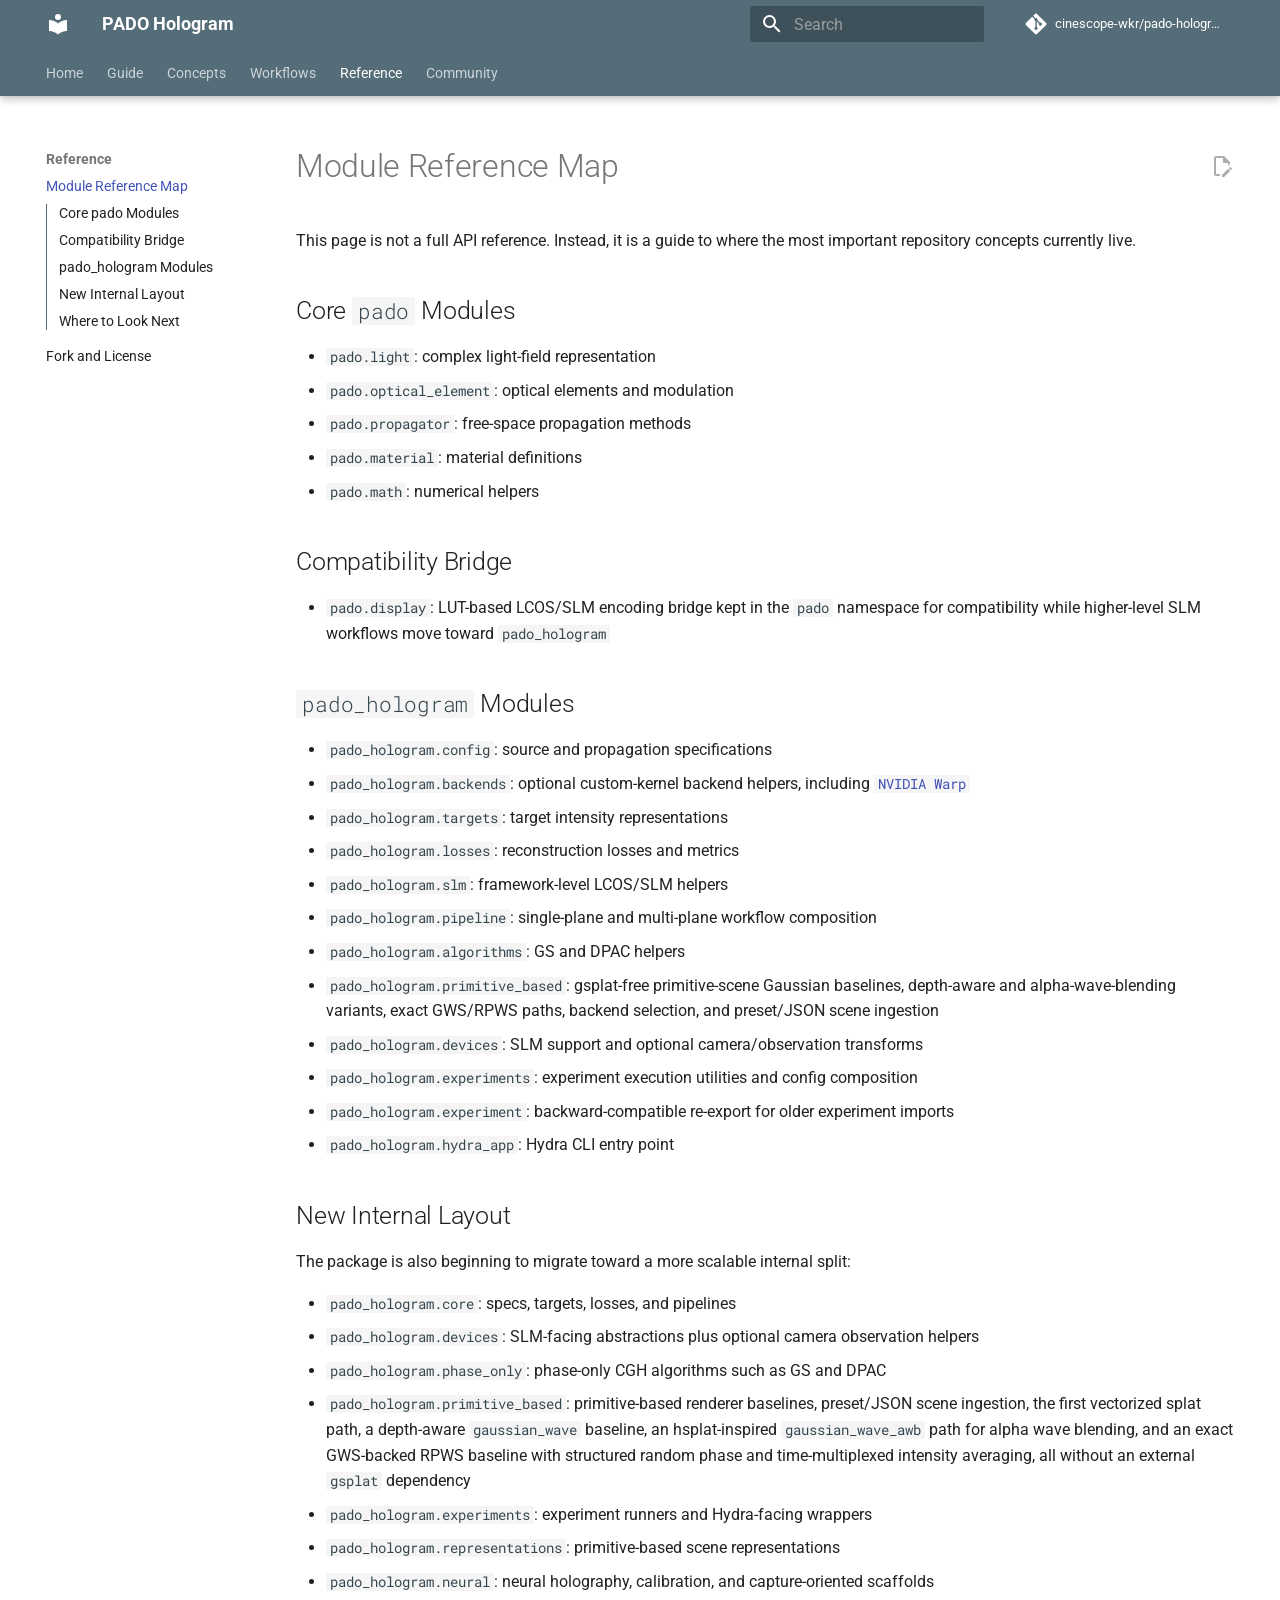
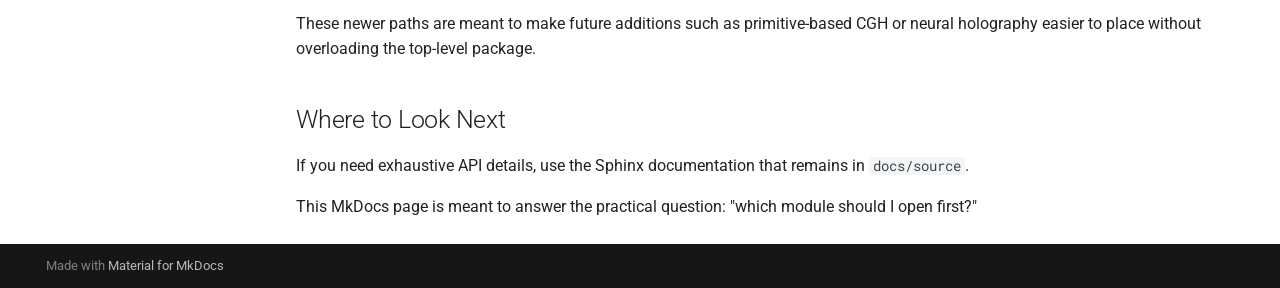
<file: reference/modules/index.html>
<!doctype html>
<html lang="en" class="no-js">
  <head>
    
      <meta charset="utf-8">
      <meta name="viewport" content="width=device-width,initial-scale=1">
      
        <meta name="description" content="PADO Hologram documentation">
      
      
      
        <link rel="canonical" href="https://cinescope-wkr.github.io/pado-hologram/reference/modules/">
      
      
        <link rel="prev" href="../../workflows/experiments/">
      
      
        <link rel="next" href="../fork-and-license/">
      
      
        
      
      
      <link rel="icon" href="../../assets/images/favicon.png">
      <meta name="generator" content="mkdocs-1.6.1, mkdocs-material-9.7.6">
    
    
      
        <title>Module Reference Map - PADO Hologram</title>
      
    
    
      <link rel="stylesheet" href="../../assets/stylesheets/main.484c7ddc.min.css">
      
        
        <link rel="stylesheet" href="../../assets/stylesheets/palette.ab4e12ef.min.css">
      
      


    
    
      
    
    
      
        
        
        <link rel="preconnect" href="https://fonts.gstatic.com" crossorigin>
        <link rel="stylesheet" href="https://fonts.googleapis.com/css?family=Roboto:300,300i,400,400i,700,700i%7CRoboto+Mono:400,400i,700,700i&display=fallback">
        <style>:root{--md-text-font:"Roboto";--md-code-font:"Roboto Mono"}</style>
      
    
    
      <link rel="stylesheet" href="../../assets/stylesheets/extra.css">
    
    <script>__md_scope=new URL("../..",location),__md_hash=e=>[...e].reduce(((e,_)=>(e<<5)-e+_.charCodeAt(0)),0),__md_get=(e,_=localStorage,t=__md_scope)=>JSON.parse(_.getItem(t.pathname+"."+e)),__md_set=(e,_,t=localStorage,a=__md_scope)=>{try{t.setItem(a.pathname+"."+e,JSON.stringify(_))}catch(e){}}</script>
    
      

    
    
  </head>
  
  
    
    
      
    
    
    
    
    <body dir="ltr" data-md-color-scheme="default" data-md-color-primary="blue-grey" data-md-color-accent="cyan">
  
    
    <input class="md-toggle" data-md-toggle="drawer" type="checkbox" id="__drawer" autocomplete="off">
    <input class="md-toggle" data-md-toggle="search" type="checkbox" id="__search" autocomplete="off">
    <label class="md-overlay" for="__drawer"></label>
    <div data-md-component="skip">
      
        
        <a href="#module-reference-map" class="md-skip">
          Skip to content
        </a>
      
    </div>
    <div data-md-component="announce">
      
    </div>
    
    
      

  

<header class="md-header md-header--shadow md-header--lifted" data-md-component="header">
  <nav class="md-header__inner md-grid" aria-label="Header">
    <a href="../.." title="PADO Hologram" class="md-header__button md-logo" aria-label="PADO Hologram" data-md-component="logo">
      
  
  <svg xmlns="http://www.w3.org/2000/svg" viewBox="0 0 24 24"><path d="M12 8a3 3 0 0 0 3-3 3 3 0 0 0-3-3 3 3 0 0 0-3 3 3 3 0 0 0 3 3m0 3.54C9.64 9.35 6.5 8 3 8v11c3.5 0 6.64 1.35 9 3.54 2.36-2.19 5.5-3.54 9-3.54V8c-3.5 0-6.64 1.35-9 3.54"/></svg>

    </a>
    <label class="md-header__button md-icon" for="__drawer">
      
      <svg xmlns="http://www.w3.org/2000/svg" viewBox="0 0 24 24"><path d="M3 6h18v2H3zm0 5h18v2H3zm0 5h18v2H3z"/></svg>
    </label>
    <div class="md-header__title" data-md-component="header-title">
      <div class="md-header__ellipsis">
        <div class="md-header__topic">
          <a href="../.." class="md-ellipsis pado-header-home" aria-label="PADO Hologram">
            PADO Hologram
          </a>
        </div>
        <div class="md-header__topic" data-md-component="header-topic">
          <span class="md-ellipsis">
            
              Module Reference Map
            
          </span>
        </div>
      </div>
    </div>
    
      
        <form class="md-header__option" data-md-component="palette">
  
    
    
    
    <input class="md-option" data-md-color-media="" data-md-color-scheme="default" data-md-color-primary="blue-grey" data-md-color-accent="cyan"  aria-hidden="true"  type="radio" name="__palette" id="__palette_0">
    
  
</form>
      
    
    
      <script>var palette=__md_get("__palette");if(palette&&palette.color){if("(prefers-color-scheme)"===palette.color.media){var media=matchMedia("(prefers-color-scheme: light)"),input=document.querySelector(media.matches?"[data-md-color-media='(prefers-color-scheme: light)']":"[data-md-color-media='(prefers-color-scheme: dark)']");palette.color.media=input.getAttribute("data-md-color-media"),palette.color.scheme=input.getAttribute("data-md-color-scheme"),palette.color.primary=input.getAttribute("data-md-color-primary"),palette.color.accent=input.getAttribute("data-md-color-accent")}for(var[key,value]of Object.entries(palette.color))document.body.setAttribute("data-md-color-"+key,value)}</script>
    
    
    
      
      
        <label class="md-header__button md-icon" for="__search">
          
          <svg xmlns="http://www.w3.org/2000/svg" viewBox="0 0 24 24"><path d="M9.5 3A6.5 6.5 0 0 1 16 9.5c0 1.61-.59 3.09-1.56 4.23l.27.27h.79l5 5-1.5 1.5-5-5v-.79l-.27-.27A6.52 6.52 0 0 1 9.5 16 6.5 6.5 0 0 1 3 9.5 6.5 6.5 0 0 1 9.5 3m0 2C7 5 5 7 5 9.5S7 14 9.5 14 14 12 14 9.5 12 5 9.5 5"/></svg>
        </label>
        <div class="md-search" data-md-component="search" role="dialog">
  <label class="md-search__overlay" for="__search"></label>
  <div class="md-search__inner" role="search">
    <form class="md-search__form" name="search">
      <input type="text" class="md-search__input" name="query" aria-label="Search" placeholder="Search" autocapitalize="off" autocorrect="off" autocomplete="off" spellcheck="false" data-md-component="search-query" required>
      <label class="md-search__icon md-icon" for="__search">
        
        <svg xmlns="http://www.w3.org/2000/svg" viewBox="0 0 24 24"><path d="M9.5 3A6.5 6.5 0 0 1 16 9.5c0 1.61-.59 3.09-1.56 4.23l.27.27h.79l5 5-1.5 1.5-5-5v-.79l-.27-.27A6.52 6.52 0 0 1 9.5 16 6.5 6.5 0 0 1 3 9.5 6.5 6.5 0 0 1 9.5 3m0 2C7 5 5 7 5 9.5S7 14 9.5 14 14 12 14 9.5 12 5 9.5 5"/></svg>
        
        <svg xmlns="http://www.w3.org/2000/svg" viewBox="0 0 24 24"><path d="M20 11v2H8l5.5 5.5-1.42 1.42L4.16 12l7.92-7.92L13.5 5.5 8 11z"/></svg>
      </label>
      <nav class="md-search__options" aria-label="Search">
        
          <a href="javascript:void(0)" class="md-search__icon md-icon" title="Share" aria-label="Share" data-clipboard data-clipboard-text="" data-md-component="search-share" tabindex="-1">
            
            <svg xmlns="http://www.w3.org/2000/svg" viewBox="0 0 24 24"><path d="M18 16.08c-.76 0-1.44.3-1.96.77L8.91 12.7c.05-.23.09-.46.09-.7s-.04-.47-.09-.7l7.05-4.11c.54.5 1.25.81 2.04.81a3 3 0 0 0 3-3 3 3 0 0 0-3-3 3 3 0 0 0-3 3c0 .24.04.47.09.7L8.04 9.81C7.5 9.31 6.79 9 6 9a3 3 0 0 0-3 3 3 3 0 0 0 3 3c.79 0 1.5-.31 2.04-.81l7.12 4.15c-.05.21-.08.43-.08.66 0 1.61 1.31 2.91 2.92 2.91s2.92-1.3 2.92-2.91A2.92 2.92 0 0 0 18 16.08"/></svg>
          </a>
        
        <button type="reset" class="md-search__icon md-icon" title="Clear" aria-label="Clear" tabindex="-1">
          
          <svg xmlns="http://www.w3.org/2000/svg" viewBox="0 0 24 24"><path d="M19 6.41 17.59 5 12 10.59 6.41 5 5 6.41 10.59 12 5 17.59 6.41 19 12 13.41 17.59 19 19 17.59 13.41 12z"/></svg>
        </button>
      </nav>
      
        <div class="md-search__suggest" data-md-component="search-suggest"></div>
      
    </form>
    <div class="md-search__output">
      <div class="md-search__scrollwrap" tabindex="0" data-md-scrollfix>
        <div class="md-search-result" data-md-component="search-result">
          <div class="md-search-result__meta">
            Initializing search
          </div>
          <ol class="md-search-result__list" role="presentation"></ol>
        </div>
      </div>
    </div>
  </div>
</div>
      
    
    
      <div class="md-header__source">
        <a href="https://github.com/cinescope-wkr/pado-hologram" title="Go to repository" class="md-source" data-md-component="source">
  <div class="md-source__icon md-icon">
    
    <svg xmlns="http://www.w3.org/2000/svg" viewBox="0 0 448 512"><!--! Font Awesome Free 7.1.0 by @fontawesome - https://fontawesome.com License - https://fontawesome.com/license/free (Icons: CC BY 4.0, Fonts: SIL OFL 1.1, Code: MIT License) Copyright 2025 Fonticons, Inc.--><path d="M439.6 236.1 244 40.5c-5.4-5.5-12.8-8.5-20.4-8.5s-15 3-20.4 8.4L162.5 81l51.5 51.5c27.1-9.1 52.7 16.8 43.4 43.7l49.7 49.7c34.2-11.8 61.2 31 35.5 56.7-26.5 26.5-70.2-2.9-56-37.3L240.3 199v121.9c25.3 12.5 22.3 41.8 9.1 55-6.4 6.4-15.2 10.1-24.3 10.1s-17.8-3.6-24.3-10.1c-17.6-17.6-11.1-46.9 11.2-56v-123c-20.8-8.5-24.6-30.7-18.6-45L142.6 101 8.5 235.1C3 240.6 0 247.9 0 255.5s3 15 8.5 20.4l195.6 195.7c5.4 5.4 12.7 8.4 20.4 8.4s15-3 20.4-8.4l194.7-194.7c5.4-5.4 8.4-12.8 8.4-20.4s-3-15-8.4-20.4"/></svg>
  </div>
  <div class="md-source__repository">
    cinescope-wkr/pado-hologram
  </div>
</a>
      </div>
    
  </nav>
  
    
      
<nav class="md-tabs" aria-label="Tabs" data-md-component="tabs">
  <div class="md-grid">
    <ul class="md-tabs__list">
      
        
  
  
  
  
    <li class="md-tabs__item">
      <a href="../.." class="md-tabs__link">
        
  
  
    
  
  Home

      </a>
    </li>
  

      
        
  
  
  
  
    
    
      <li class="md-tabs__item">
        <a href="../../guide/installation/" class="md-tabs__link">
          
  
  
  Guide

        </a>
      </li>
    
  

      
        
  
  
  
  
    
    
      <li class="md-tabs__item">
        <a href="../../concepts/architecture/" class="md-tabs__link">
          
  
  
  Concepts

        </a>
      </li>
    
  

      
        
  
  
  
  
    
    
      <li class="md-tabs__item">
        <a href="../../workflows/phase-only-cgh/" class="md-tabs__link">
          
  
  
  Workflows

        </a>
      </li>
    
  

      
        
  
  
  
    
  
  
    
    
      <li class="md-tabs__item md-tabs__item--active">
        <a href="./" class="md-tabs__link">
          
  
  
  Reference

        </a>
      </li>
    
  

      
        
  
  
  
  
    
    
      <li class="md-tabs__item">
        <a href="../../community/vision/" class="md-tabs__link">
          
  
  
  Community

        </a>
      </li>
    
  

      
    </ul>
  </div>
</nav>
    
  
</header>
    
    <div class="md-container" data-md-component="container">
      
      
        
      
      <main class="md-main" data-md-component="main">
        <div class="md-main__inner md-grid">
          
            
              
              <div class="md-sidebar md-sidebar--primary" data-md-component="sidebar" data-md-type="navigation" >
                <div class="md-sidebar__scrollwrap">
                  <div class="md-sidebar__inner">
                    


  


  

<nav class="md-nav md-nav--primary md-nav--lifted md-nav--integrated" aria-label="Navigation" data-md-level="0">
  <label class="md-nav__title" for="__drawer">
    <a href="../.." title="PADO Hologram" class="md-nav__button md-logo" aria-label="PADO Hologram" data-md-component="logo">
      
  
  <svg xmlns="http://www.w3.org/2000/svg" viewBox="0 0 24 24"><path d="M12 8a3 3 0 0 0 3-3 3 3 0 0 0-3-3 3 3 0 0 0-3 3 3 3 0 0 0 3 3m0 3.54C9.64 9.35 6.5 8 3 8v11c3.5 0 6.64 1.35 9 3.54 2.36-2.19 5.5-3.54 9-3.54V8c-3.5 0-6.64 1.35-9 3.54"/></svg>

    </a>
    PADO Hologram
  </label>
  
    <div class="md-nav__source">
      <a href="https://github.com/cinescope-wkr/pado-hologram" title="Go to repository" class="md-source" data-md-component="source">
  <div class="md-source__icon md-icon">
    
    <svg xmlns="http://www.w3.org/2000/svg" viewBox="0 0 448 512"><!--! Font Awesome Free 7.1.0 by @fontawesome - https://fontawesome.com License - https://fontawesome.com/license/free (Icons: CC BY 4.0, Fonts: SIL OFL 1.1, Code: MIT License) Copyright 2025 Fonticons, Inc.--><path d="M439.6 236.1 244 40.5c-5.4-5.5-12.8-8.5-20.4-8.5s-15 3-20.4 8.4L162.5 81l51.5 51.5c27.1-9.1 52.7 16.8 43.4 43.7l49.7 49.7c34.2-11.8 61.2 31 35.5 56.7-26.5 26.5-70.2-2.9-56-37.3L240.3 199v121.9c25.3 12.5 22.3 41.8 9.1 55-6.4 6.4-15.2 10.1-24.3 10.1s-17.8-3.6-24.3-10.1c-17.6-17.6-11.1-46.9 11.2-56v-123c-20.8-8.5-24.6-30.7-18.6-45L142.6 101 8.5 235.1C3 240.6 0 247.9 0 255.5s3 15 8.5 20.4l195.6 195.7c5.4 5.4 12.7 8.4 20.4 8.4s15-3 20.4-8.4l194.7-194.7c5.4-5.4 8.4-12.8 8.4-20.4s-3-15-8.4-20.4"/></svg>
  </div>
  <div class="md-source__repository">
    cinescope-wkr/pado-hologram
  </div>
</a>
    </div>
  
  <ul class="md-nav__list" data-md-scrollfix>
    
      
      
  
  
  
  
    <li class="md-nav__item">
      <a href="../.." class="md-nav__link">
        
  
  
  <span class="md-ellipsis">
    
  
    Home
  

    
  </span>
  
  

      </a>
    </li>
  

    
      
      
  
  
  
  
    
    
    
    
      
      
    
    
    <li class="md-nav__item md-nav__item--nested">
      
        
        
        <input class="md-nav__toggle md-toggle " type="checkbox" id="__nav_2" >
        
          
          <label class="md-nav__link" for="__nav_2" id="__nav_2_label" tabindex="0">
            
  
  
  <span class="md-ellipsis">
    
  
    Guide
  

    
  </span>
  
  

            <span class="md-nav__icon md-icon"></span>
          </label>
        
        <nav class="md-nav" data-md-level="1" aria-labelledby="__nav_2_label" aria-expanded="false">
          <label class="md-nav__title" for="__nav_2">
            <span class="md-nav__icon md-icon"></span>
            
  
    Guide
  

          </label>
          <ul class="md-nav__list" data-md-scrollfix>
            
              
                
  
  
  
  
    <li class="md-nav__item">
      <a href="../../guide/installation/" class="md-nav__link">
        
  
  
  <span class="md-ellipsis">
    
  
    Installation
  

    
  </span>
  
  

      </a>
    </li>
  

              
            
              
                
  
  
  
  
    <li class="md-nav__item">
      <a href="../../guide/quickstart/" class="md-nav__link">
        
  
  
  <span class="md-ellipsis">
    
  
    Quickstart
  

    
  </span>
  
  

      </a>
    </li>
  

              
            
              
                
  
  
  
  
    <li class="md-nav__item">
      <a href="../../guide/repository-layout/" class="md-nav__link">
        
  
  
  <span class="md-ellipsis">
    
  
    Repository Layout
  

    
  </span>
  
  

      </a>
    </li>
  

              
            
          </ul>
        </nav>
      
    </li>
  

    
      
      
  
  
  
  
    
    
    
    
      
      
    
    
    <li class="md-nav__item md-nav__item--nested">
      
        
        
        <input class="md-nav__toggle md-toggle " type="checkbox" id="__nav_3" >
        
          
          <label class="md-nav__link" for="__nav_3" id="__nav_3_label" tabindex="0">
            
  
  
  <span class="md-ellipsis">
    
  
    Concepts
  

    
  </span>
  
  

            <span class="md-nav__icon md-icon"></span>
          </label>
        
        <nav class="md-nav" data-md-level="1" aria-labelledby="__nav_3_label" aria-expanded="false">
          <label class="md-nav__title" for="__nav_3">
            <span class="md-nav__icon md-icon"></span>
            
  
    Concepts
  

          </label>
          <ul class="md-nav__list" data-md-scrollfix>
            
              
                
  
  
  
  
    <li class="md-nav__item">
      <a href="../../concepts/architecture/" class="md-nav__link">
        
  
  
  <span class="md-ellipsis">
    
  
    Architecture Overview
  

    
  </span>
  
  

      </a>
    </li>
  

              
            
              
                
  
  
  
  
    <li class="md-nav__item">
      <a href="../../concepts/core-vs-hologram/" class="md-nav__link">
        
  
  
  <span class="md-ellipsis">
    
  
    Core vs Hologram
  

    
  </span>
  
  

      </a>
    </li>
  

              
            
          </ul>
        </nav>
      
    </li>
  

    
      
      
  
  
  
  
    
    
    
    
      
      
    
    
    <li class="md-nav__item md-nav__item--nested">
      
        
        
        <input class="md-nav__toggle md-toggle " type="checkbox" id="__nav_4" >
        
          
          <label class="md-nav__link" for="__nav_4" id="__nav_4_label" tabindex="0">
            
  
  
  <span class="md-ellipsis">
    
  
    Workflows
  

    
  </span>
  
  

            <span class="md-nav__icon md-icon"></span>
          </label>
        
        <nav class="md-nav" data-md-level="1" aria-labelledby="__nav_4_label" aria-expanded="false">
          <label class="md-nav__title" for="__nav_4">
            <span class="md-nav__icon md-icon"></span>
            
  
    Workflows
  

          </label>
          <ul class="md-nav__list" data-md-scrollfix>
            
              
                
  
  
  
  
    <li class="md-nav__item">
      <a href="../../workflows/phase-only-cgh/" class="md-nav__link">
        
  
  
  <span class="md-ellipsis">
    
  
    Phase-Only CGH
  

    
  </span>
  
  

      </a>
    </li>
  

              
            
              
                
  
  
  
  
    <li class="md-nav__item">
      <a href="../../workflows/device-modeling/" class="md-nav__link">
        
  
  
  <span class="md-ellipsis">
    
  
    Device Modeling
  

    
  </span>
  
  

      </a>
    </li>
  

              
            
              
                
  
  
  
  
    <li class="md-nav__item">
      <a href="../../workflows/experiments/" class="md-nav__link">
        
  
  
  <span class="md-ellipsis">
    
  
    Experiments and Hydra
  

    
  </span>
  
  

      </a>
    </li>
  

              
            
          </ul>
        </nav>
      
    </li>
  

    
      
      
  
  
    
  
  
  
    
    
    
    
      
        
        
      
      
    
    
    <li class="md-nav__item md-nav__item--active md-nav__item--section md-nav__item--nested">
      
        
        
        <input class="md-nav__toggle md-toggle " type="checkbox" id="__nav_5" checked>
        
          
          <label class="md-nav__link" for="__nav_5" id="__nav_5_label" tabindex="">
            
  
  
  <span class="md-ellipsis">
    
  
    Reference
  

    
  </span>
  
  

            <span class="md-nav__icon md-icon"></span>
          </label>
        
        <nav class="md-nav" data-md-level="1" aria-labelledby="__nav_5_label" aria-expanded="true">
          <label class="md-nav__title" for="__nav_5">
            <span class="md-nav__icon md-icon"></span>
            
  
    Reference
  

          </label>
          <ul class="md-nav__list" data-md-scrollfix>
            
              
                
  
  
    
  
  
  
    <li class="md-nav__item md-nav__item--active">
      
      <input class="md-nav__toggle md-toggle" type="checkbox" id="__toc">
      
      
        
      
      
        <label class="md-nav__link md-nav__link--active" for="__toc">
          
  
  
  <span class="md-ellipsis">
    
  
    Module Reference Map
  

    
  </span>
  
  

          <span class="md-nav__icon md-icon"></span>
        </label>
      
      <a href="./" class="md-nav__link md-nav__link--active">
        
  
  
  <span class="md-ellipsis">
    
  
    Module Reference Map
  

    
  </span>
  
  

      </a>
      
        

<nav class="md-nav md-nav--secondary" aria-label="Table of contents">
  
  
  
    
  
  
    <label class="md-nav__title" for="__toc">
      <span class="md-nav__icon md-icon"></span>
      Table of contents
    </label>
    <ul class="md-nav__list" data-md-component="toc" data-md-scrollfix>
      
        <li class="md-nav__item">
  <a href="#core-pado-modules" class="md-nav__link">
    <span class="md-ellipsis">
      
        Core pado Modules
      
    </span>
  </a>
  
</li>
      
        <li class="md-nav__item">
  <a href="#compatibility-bridge" class="md-nav__link">
    <span class="md-ellipsis">
      
        Compatibility Bridge
      
    </span>
  </a>
  
</li>
      
        <li class="md-nav__item">
  <a href="#pado_hologram-modules" class="md-nav__link">
    <span class="md-ellipsis">
      
        pado_hologram Modules
      
    </span>
  </a>
  
</li>
      
        <li class="md-nav__item">
  <a href="#new-internal-layout" class="md-nav__link">
    <span class="md-ellipsis">
      
        New Internal Layout
      
    </span>
  </a>
  
</li>
      
        <li class="md-nav__item">
  <a href="#where-to-look-next" class="md-nav__link">
    <span class="md-ellipsis">
      
        Where to Look Next
      
    </span>
  </a>
  
</li>
      
    </ul>
  
</nav>
      
    </li>
  

              
            
              
                
  
  
  
  
    <li class="md-nav__item">
      <a href="../fork-and-license/" class="md-nav__link">
        
  
  
  <span class="md-ellipsis">
    
  
    Fork and License
  

    
  </span>
  
  

      </a>
    </li>
  

              
            
          </ul>
        </nav>
      
    </li>
  

    
      
      
  
  
  
  
    
    
    
    
      
      
    
    
    <li class="md-nav__item md-nav__item--nested">
      
        
        
        <input class="md-nav__toggle md-toggle " type="checkbox" id="__nav_6" >
        
          
          <label class="md-nav__link" for="__nav_6" id="__nav_6_label" tabindex="0">
            
  
  
  <span class="md-ellipsis">
    
  
    Community
  

    
  </span>
  
  

            <span class="md-nav__icon md-icon"></span>
          </label>
        
        <nav class="md-nav" data-md-level="1" aria-labelledby="__nav_6_label" aria-expanded="false">
          <label class="md-nav__title" for="__nav_6">
            <span class="md-nav__icon md-icon"></span>
            
  
    Community
  

          </label>
          <ul class="md-nav__list" data-md-scrollfix>
            
              
                
  
  
  
  
    <li class="md-nav__item">
      <a href="../../community/vision/" class="md-nav__link">
        
  
  
  <span class="md-ellipsis">
    
  
    Vision
  

    
  </span>
  
  

      </a>
    </li>
  

              
            
              
                
  
  
  
  
    <li class="md-nav__item">
      <a href="../../community/contributing/" class="md-nav__link">
        
  
  
  <span class="md-ellipsis">
    
  
    Contributing
  

    
  </span>
  
  

      </a>
    </li>
  

              
            
          </ul>
        </nav>
      
    </li>
  

    
  </ul>
</nav>
                  </div>
                </div>
              </div>
            
            
          
          
            <div class="md-content" data-md-component="content">
              
              <article class="md-content__inner md-typeset">
                
                  


  
    <a href="https://github.com/cinescope-wkr/pado-hologram/edit/main/docs_mkdocs/reference/modules.md" title="Edit this page" class="md-content__button md-icon" rel="edit">
      
      <svg xmlns="http://www.w3.org/2000/svg" viewBox="0 0 24 24"><path d="M10 20H6V4h7v5h5v3.1l2-2V8l-6-6H6c-1.1 0-2 .9-2 2v16c0 1.1.9 2 2 2h4zm10.2-7c.1 0 .3.1.4.2l1.3 1.3c.2.2.2.6 0 .8l-1 1-2.1-2.1 1-1c.1-.1.2-.2.4-.2m0 3.9L14.1 23H12v-2.1l6.1-6.1z"/></svg>
    </a>
  
  


<h1 id="module-reference-map">Module Reference Map</h1>
<p>This page is not a full API reference. Instead, it is a guide to where the most
important repository concepts currently live.</p>
<h2 id="core-pado-modules">Core <code>pado</code> Modules</h2>
<ul>
<li><code>pado.light</code>: complex light-field representation</li>
<li><code>pado.optical_element</code>: optical elements and modulation</li>
<li><code>pado.propagator</code>: free-space propagation methods</li>
<li><code>pado.material</code>: material definitions</li>
<li><code>pado.math</code>: numerical helpers</li>
</ul>
<h2 id="compatibility-bridge">Compatibility Bridge</h2>
<ul>
<li><code>pado.display</code>: LUT-based LCOS/SLM encoding bridge kept in the <code>pado</code> namespace for compatibility while higher-level SLM workflows move toward <code>pado_hologram</code></li>
</ul>
<h2 id="pado_hologram-modules"><code>pado_hologram</code> Modules</h2>
<ul>
<li><code>pado_hologram.config</code>: source and propagation specifications</li>
<li><code>pado_hologram.backends</code>: optional custom-kernel backend helpers, including <a href="https://github.com/NVIDIA/warp"><code>NVIDIA Warp</code></a></li>
<li><code>pado_hologram.targets</code>: target intensity representations</li>
<li><code>pado_hologram.losses</code>: reconstruction losses and metrics</li>
<li><code>pado_hologram.slm</code>: framework-level LCOS/SLM helpers</li>
<li><code>pado_hologram.pipeline</code>: single-plane and multi-plane workflow composition</li>
<li><code>pado_hologram.algorithms</code>: GS and DPAC helpers</li>
<li><code>pado_hologram.primitive_based</code>: gsplat-free primitive-scene Gaussian baselines, depth-aware and alpha-wave-blending variants, exact GWS/RPWS paths, backend selection, and preset/JSON scene ingestion</li>
<li><code>pado_hologram.devices</code>: SLM support and optional camera/observation transforms</li>
<li><code>pado_hologram.experiments</code>: experiment execution utilities and config composition</li>
<li><code>pado_hologram.experiment</code>: backward-compatible re-export for older experiment imports</li>
<li><code>pado_hologram.hydra_app</code>: Hydra CLI entry point</li>
</ul>
<h2 id="new-internal-layout">New Internal Layout</h2>
<p>The package is also beginning to migrate toward a more scalable internal split:</p>
<ul>
<li><code>pado_hologram.core</code>: specs, targets, losses, and pipelines</li>
<li><code>pado_hologram.devices</code>: SLM-facing abstractions plus optional camera observation helpers</li>
<li><code>pado_hologram.phase_only</code>: phase-only CGH algorithms such as GS and DPAC</li>
<li><code>pado_hologram.primitive_based</code>: primitive-based renderer baselines, preset/JSON scene ingestion, the first vectorized splat path, a depth-aware <code>gaussian_wave</code> baseline, an hsplat-inspired <code>gaussian_wave_awb</code> path for alpha wave blending, and an exact GWS-backed RPWS baseline with structured random phase and time-multiplexed intensity averaging, all without an external <code>gsplat</code> dependency</li>
<li><code>pado_hologram.experiments</code>: experiment runners and Hydra-facing wrappers</li>
<li><code>pado_hologram.representations</code>: primitive-based scene representations</li>
<li><code>pado_hologram.neural</code>: neural holography, calibration, and capture-oriented scaffolds</li>
</ul>
<p>These newer paths are meant to make future additions such as primitive-based CGH
or neural holography easier to place without overloading the top-level package.</p>
<h2 id="where-to-look-next">Where to Look Next</h2>
<p>If you need exhaustive API details, use the Sphinx documentation that remains in
<code>docs/source</code>.</p>
<p>This MkDocs page is meant to answer the practical question:
"which module should I open first?"</p>












                
              </article>
            </div>
          
          
<script>var target=document.getElementById(location.hash.slice(1));target&&target.name&&(target.checked=target.name.startsWith("__tabbed_"))</script>
        </div>
        
          <button type="button" class="md-top md-icon" data-md-component="top" hidden>
  
  <svg xmlns="http://www.w3.org/2000/svg" viewBox="0 0 24 24"><path d="M13 20h-2V8l-5.5 5.5-1.42-1.42L12 4.16l7.92 7.92-1.42 1.42L13 8z"/></svg>
  Back to top
</button>
        
      </main>
      
        <footer class="md-footer">
  
  <div class="md-footer-meta md-typeset">
    <div class="md-footer-meta__inner md-grid">
      <div class="md-copyright">
  
  
    Made with
    <a href="https://squidfunk.github.io/mkdocs-material/" target="_blank" rel="noopener">
      Material for MkDocs
    </a>
  
</div>
      
    </div>
  </div>
</footer>
      
    </div>
    <div class="md-dialog" data-md-component="dialog">
      <div class="md-dialog__inner md-typeset"></div>
    </div>
    
    
    
      
      
      <script id="__config" type="application/json">{"annotate": null, "base": "../..", "features": ["navigation.instant", "navigation.tracking", "navigation.tabs", "navigation.tabs.sticky", "navigation.top", "toc.integrate", "toc.follow", "search.suggest", "search.highlight", "search.share", "content.code.copy", "content.action.edit"], "search": "../../assets/javascripts/workers/search.2c215733.min.js", "tags": null, "translations": {"clipboard.copied": "Copied to clipboard", "clipboard.copy": "Copy to clipboard", "search.result.more.one": "1 more on this page", "search.result.more.other": "# more on this page", "search.result.none": "No matching documents", "search.result.one": "1 matching document", "search.result.other": "# matching documents", "search.result.placeholder": "Type to start searching", "search.result.term.missing": "Missing", "select.version": "Select version"}, "version": null}</script>
    
    
      <script src="../../assets/javascripts/bundle.79ae519e.min.js"></script>
      
    
  </body>
</html>
</file>
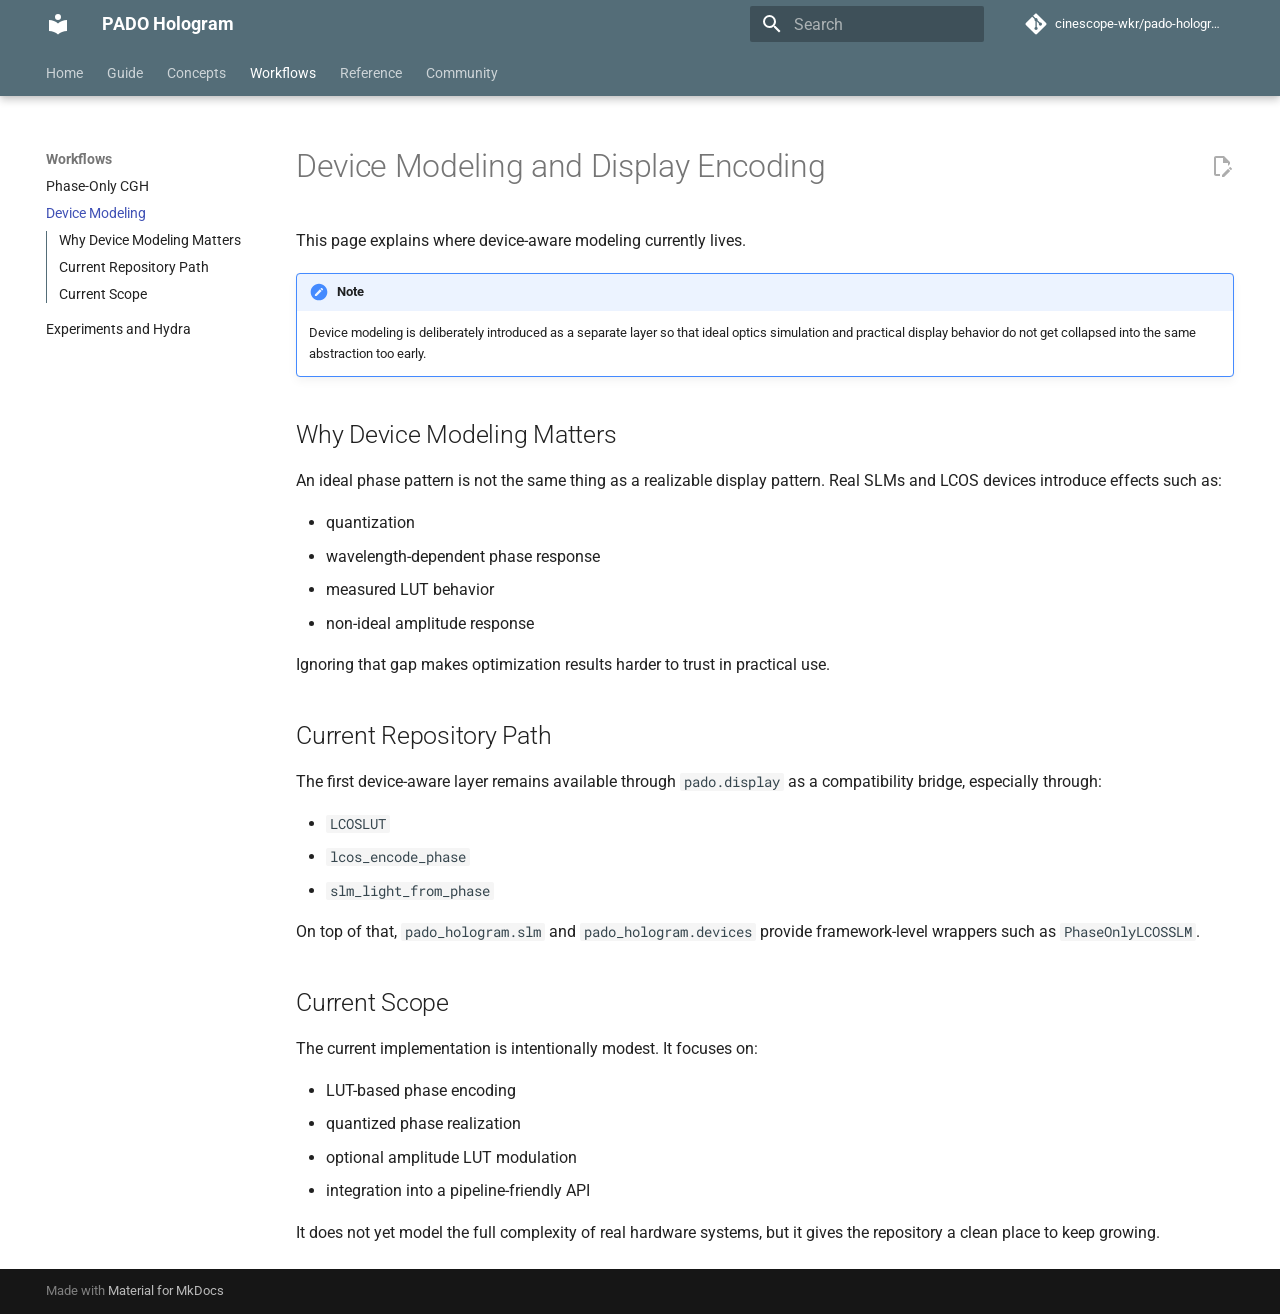
<file: workflows/device-modeling/index.html>
<!doctype html>
<html lang="en" class="no-js">
  <head>
    
      <meta charset="utf-8">
      <meta name="viewport" content="width=device-width,initial-scale=1">
      
        <meta name="description" content="PADO Hologram documentation">
      
      
      
        <link rel="canonical" href="https://cinescope-wkr.github.io/pado-hologram/workflows/device-modeling/">
      
      
        <link rel="prev" href="../phase-only-cgh/">
      
      
        <link rel="next" href="../experiments/">
      
      
        
      
      
      <link rel="icon" href="../../assets/images/favicon.png">
      <meta name="generator" content="mkdocs-1.6.1, mkdocs-material-9.7.6">
    
    
      
        <title>Device Modeling - PADO Hologram</title>
      
    
    
      <link rel="stylesheet" href="../../assets/stylesheets/main.484c7ddc.min.css">
      
        
        <link rel="stylesheet" href="../../assets/stylesheets/palette.ab4e12ef.min.css">
      
      


    
    
      
    
    
      
        
        
        <link rel="preconnect" href="https://fonts.gstatic.com" crossorigin>
        <link rel="stylesheet" href="https://fonts.googleapis.com/css?family=Roboto:300,300i,400,400i,700,700i%7CRoboto+Mono:400,400i,700,700i&display=fallback">
        <style>:root{--md-text-font:"Roboto";--md-code-font:"Roboto Mono"}</style>
      
    
    
      <link rel="stylesheet" href="../../assets/stylesheets/extra.css">
    
    <script>__md_scope=new URL("../..",location),__md_hash=e=>[...e].reduce(((e,_)=>(e<<5)-e+_.charCodeAt(0)),0),__md_get=(e,_=localStorage,t=__md_scope)=>JSON.parse(_.getItem(t.pathname+"."+e)),__md_set=(e,_,t=localStorage,a=__md_scope)=>{try{t.setItem(a.pathname+"."+e,JSON.stringify(_))}catch(e){}}</script>
    
      

    
    
  </head>
  
  
    
    
      
    
    
    
    
    <body dir="ltr" data-md-color-scheme="default" data-md-color-primary="blue-grey" data-md-color-accent="cyan">
  
    
    <input class="md-toggle" data-md-toggle="drawer" type="checkbox" id="__drawer" autocomplete="off">
    <input class="md-toggle" data-md-toggle="search" type="checkbox" id="__search" autocomplete="off">
    <label class="md-overlay" for="__drawer"></label>
    <div data-md-component="skip">
      
        
        <a href="#device-modeling-and-display-encoding" class="md-skip">
          Skip to content
        </a>
      
    </div>
    <div data-md-component="announce">
      
    </div>
    
    
      

  

<header class="md-header md-header--shadow md-header--lifted" data-md-component="header">
  <nav class="md-header__inner md-grid" aria-label="Header">
    <a href="../.." title="PADO Hologram" class="md-header__button md-logo" aria-label="PADO Hologram" data-md-component="logo">
      
  
  <svg xmlns="http://www.w3.org/2000/svg" viewBox="0 0 24 24"><path d="M12 8a3 3 0 0 0 3-3 3 3 0 0 0-3-3 3 3 0 0 0-3 3 3 3 0 0 0 3 3m0 3.54C9.64 9.35 6.5 8 3 8v11c3.5 0 6.64 1.35 9 3.54 2.36-2.19 5.5-3.54 9-3.54V8c-3.5 0-6.64 1.35-9 3.54"/></svg>

    </a>
    <label class="md-header__button md-icon" for="__drawer">
      
      <svg xmlns="http://www.w3.org/2000/svg" viewBox="0 0 24 24"><path d="M3 6h18v2H3zm0 5h18v2H3zm0 5h18v2H3z"/></svg>
    </label>
    <div class="md-header__title" data-md-component="header-title">
      <div class="md-header__ellipsis">
        <div class="md-header__topic">
          <a href="../.." class="md-ellipsis pado-header-home" aria-label="PADO Hologram">
            PADO Hologram
          </a>
        </div>
        <div class="md-header__topic" data-md-component="header-topic">
          <span class="md-ellipsis">
            
              Device Modeling
            
          </span>
        </div>
      </div>
    </div>
    
      
        <form class="md-header__option" data-md-component="palette">
  
    
    
    
    <input class="md-option" data-md-color-media="" data-md-color-scheme="default" data-md-color-primary="blue-grey" data-md-color-accent="cyan"  aria-hidden="true"  type="radio" name="__palette" id="__palette_0">
    
  
</form>
      
    
    
      <script>var palette=__md_get("__palette");if(palette&&palette.color){if("(prefers-color-scheme)"===palette.color.media){var media=matchMedia("(prefers-color-scheme: light)"),input=document.querySelector(media.matches?"[data-md-color-media='(prefers-color-scheme: light)']":"[data-md-color-media='(prefers-color-scheme: dark)']");palette.color.media=input.getAttribute("data-md-color-media"),palette.color.scheme=input.getAttribute("data-md-color-scheme"),palette.color.primary=input.getAttribute("data-md-color-primary"),palette.color.accent=input.getAttribute("data-md-color-accent")}for(var[key,value]of Object.entries(palette.color))document.body.setAttribute("data-md-color-"+key,value)}</script>
    
    
    
      
      
        <label class="md-header__button md-icon" for="__search">
          
          <svg xmlns="http://www.w3.org/2000/svg" viewBox="0 0 24 24"><path d="M9.5 3A6.5 6.5 0 0 1 16 9.5c0 1.61-.59 3.09-1.56 4.23l.27.27h.79l5 5-1.5 1.5-5-5v-.79l-.27-.27A6.52 6.52 0 0 1 9.5 16 6.5 6.5 0 0 1 3 9.5 6.5 6.5 0 0 1 9.5 3m0 2C7 5 5 7 5 9.5S7 14 9.5 14 14 12 14 9.5 12 5 9.5 5"/></svg>
        </label>
        <div class="md-search" data-md-component="search" role="dialog">
  <label class="md-search__overlay" for="__search"></label>
  <div class="md-search__inner" role="search">
    <form class="md-search__form" name="search">
      <input type="text" class="md-search__input" name="query" aria-label="Search" placeholder="Search" autocapitalize="off" autocorrect="off" autocomplete="off" spellcheck="false" data-md-component="search-query" required>
      <label class="md-search__icon md-icon" for="__search">
        
        <svg xmlns="http://www.w3.org/2000/svg" viewBox="0 0 24 24"><path d="M9.5 3A6.5 6.5 0 0 1 16 9.5c0 1.61-.59 3.09-1.56 4.23l.27.27h.79l5 5-1.5 1.5-5-5v-.79l-.27-.27A6.52 6.52 0 0 1 9.5 16 6.5 6.5 0 0 1 3 9.5 6.5 6.5 0 0 1 9.5 3m0 2C7 5 5 7 5 9.5S7 14 9.5 14 14 12 14 9.5 12 5 9.5 5"/></svg>
        
        <svg xmlns="http://www.w3.org/2000/svg" viewBox="0 0 24 24"><path d="M20 11v2H8l5.5 5.5-1.42 1.42L4.16 12l7.92-7.92L13.5 5.5 8 11z"/></svg>
      </label>
      <nav class="md-search__options" aria-label="Search">
        
          <a href="javascript:void(0)" class="md-search__icon md-icon" title="Share" aria-label="Share" data-clipboard data-clipboard-text="" data-md-component="search-share" tabindex="-1">
            
            <svg xmlns="http://www.w3.org/2000/svg" viewBox="0 0 24 24"><path d="M18 16.08c-.76 0-1.44.3-1.96.77L8.91 12.7c.05-.23.09-.46.09-.7s-.04-.47-.09-.7l7.05-4.11c.54.5 1.25.81 2.04.81a3 3 0 0 0 3-3 3 3 0 0 0-3-3 3 3 0 0 0-3 3c0 .24.04.47.09.7L8.04 9.81C7.5 9.31 6.79 9 6 9a3 3 0 0 0-3 3 3 3 0 0 0 3 3c.79 0 1.5-.31 2.04-.81l7.12 4.15c-.05.21-.08.43-.08.66 0 1.61 1.31 2.91 2.92 2.91s2.92-1.3 2.92-2.91A2.92 2.92 0 0 0 18 16.08"/></svg>
          </a>
        
        <button type="reset" class="md-search__icon md-icon" title="Clear" aria-label="Clear" tabindex="-1">
          
          <svg xmlns="http://www.w3.org/2000/svg" viewBox="0 0 24 24"><path d="M19 6.41 17.59 5 12 10.59 6.41 5 5 6.41 10.59 12 5 17.59 6.41 19 12 13.41 17.59 19 19 17.59 13.41 12z"/></svg>
        </button>
      </nav>
      
        <div class="md-search__suggest" data-md-component="search-suggest"></div>
      
    </form>
    <div class="md-search__output">
      <div class="md-search__scrollwrap" tabindex="0" data-md-scrollfix>
        <div class="md-search-result" data-md-component="search-result">
          <div class="md-search-result__meta">
            Initializing search
          </div>
          <ol class="md-search-result__list" role="presentation"></ol>
        </div>
      </div>
    </div>
  </div>
</div>
      
    
    
      <div class="md-header__source">
        <a href="https://github.com/cinescope-wkr/pado-hologram" title="Go to repository" class="md-source" data-md-component="source">
  <div class="md-source__icon md-icon">
    
    <svg xmlns="http://www.w3.org/2000/svg" viewBox="0 0 448 512"><!--! Font Awesome Free 7.1.0 by @fontawesome - https://fontawesome.com License - https://fontawesome.com/license/free (Icons: CC BY 4.0, Fonts: SIL OFL 1.1, Code: MIT License) Copyright 2025 Fonticons, Inc.--><path d="M439.6 236.1 244 40.5c-5.4-5.5-12.8-8.5-20.4-8.5s-15 3-20.4 8.4L162.5 81l51.5 51.5c27.1-9.1 52.7 16.8 43.4 43.7l49.7 49.7c34.2-11.8 61.2 31 35.5 56.7-26.5 26.5-70.2-2.9-56-37.3L240.3 199v121.9c25.3 12.5 22.3 41.8 9.1 55-6.4 6.4-15.2 10.1-24.3 10.1s-17.8-3.6-24.3-10.1c-17.6-17.6-11.1-46.9 11.2-56v-123c-20.8-8.5-24.6-30.7-18.6-45L142.6 101 8.5 235.1C3 240.6 0 247.9 0 255.5s3 15 8.5 20.4l195.6 195.7c5.4 5.4 12.7 8.4 20.4 8.4s15-3 20.4-8.4l194.7-194.7c5.4-5.4 8.4-12.8 8.4-20.4s-3-15-8.4-20.4"/></svg>
  </div>
  <div class="md-source__repository">
    cinescope-wkr/pado-hologram
  </div>
</a>
      </div>
    
  </nav>
  
    
      
<nav class="md-tabs" aria-label="Tabs" data-md-component="tabs">
  <div class="md-grid">
    <ul class="md-tabs__list">
      
        
  
  
  
  
    <li class="md-tabs__item">
      <a href="../.." class="md-tabs__link">
        
  
  
    
  
  Home

      </a>
    </li>
  

      
        
  
  
  
  
    
    
      <li class="md-tabs__item">
        <a href="../../guide/installation/" class="md-tabs__link">
          
  
  
  Guide

        </a>
      </li>
    
  

      
        
  
  
  
  
    
    
      <li class="md-tabs__item">
        <a href="../../concepts/architecture/" class="md-tabs__link">
          
  
  
  Concepts

        </a>
      </li>
    
  

      
        
  
  
  
    
  
  
    
    
      <li class="md-tabs__item md-tabs__item--active">
        <a href="../phase-only-cgh/" class="md-tabs__link">
          
  
  
  Workflows

        </a>
      </li>
    
  

      
        
  
  
  
  
    
    
      <li class="md-tabs__item">
        <a href="../../reference/modules/" class="md-tabs__link">
          
  
  
  Reference

        </a>
      </li>
    
  

      
        
  
  
  
  
    
    
      <li class="md-tabs__item">
        <a href="../../community/vision/" class="md-tabs__link">
          
  
  
  Community

        </a>
      </li>
    
  

      
    </ul>
  </div>
</nav>
    
  
</header>
    
    <div class="md-container" data-md-component="container">
      
      
        
      
      <main class="md-main" data-md-component="main">
        <div class="md-main__inner md-grid">
          
            
              
              <div class="md-sidebar md-sidebar--primary" data-md-component="sidebar" data-md-type="navigation" >
                <div class="md-sidebar__scrollwrap">
                  <div class="md-sidebar__inner">
                    


  


  

<nav class="md-nav md-nav--primary md-nav--lifted md-nav--integrated" aria-label="Navigation" data-md-level="0">
  <label class="md-nav__title" for="__drawer">
    <a href="../.." title="PADO Hologram" class="md-nav__button md-logo" aria-label="PADO Hologram" data-md-component="logo">
      
  
  <svg xmlns="http://www.w3.org/2000/svg" viewBox="0 0 24 24"><path d="M12 8a3 3 0 0 0 3-3 3 3 0 0 0-3-3 3 3 0 0 0-3 3 3 3 0 0 0 3 3m0 3.54C9.64 9.35 6.5 8 3 8v11c3.5 0 6.64 1.35 9 3.54 2.36-2.19 5.5-3.54 9-3.54V8c-3.5 0-6.64 1.35-9 3.54"/></svg>

    </a>
    PADO Hologram
  </label>
  
    <div class="md-nav__source">
      <a href="https://github.com/cinescope-wkr/pado-hologram" title="Go to repository" class="md-source" data-md-component="source">
  <div class="md-source__icon md-icon">
    
    <svg xmlns="http://www.w3.org/2000/svg" viewBox="0 0 448 512"><!--! Font Awesome Free 7.1.0 by @fontawesome - https://fontawesome.com License - https://fontawesome.com/license/free (Icons: CC BY 4.0, Fonts: SIL OFL 1.1, Code: MIT License) Copyright 2025 Fonticons, Inc.--><path d="M439.6 236.1 244 40.5c-5.4-5.5-12.8-8.5-20.4-8.5s-15 3-20.4 8.4L162.5 81l51.5 51.5c27.1-9.1 52.7 16.8 43.4 43.7l49.7 49.7c34.2-11.8 61.2 31 35.5 56.7-26.5 26.5-70.2-2.9-56-37.3L240.3 199v121.9c25.3 12.5 22.3 41.8 9.1 55-6.4 6.4-15.2 10.1-24.3 10.1s-17.8-3.6-24.3-10.1c-17.6-17.6-11.1-46.9 11.2-56v-123c-20.8-8.5-24.6-30.7-18.6-45L142.6 101 8.5 235.1C3 240.6 0 247.9 0 255.5s3 15 8.5 20.4l195.6 195.7c5.4 5.4 12.7 8.4 20.4 8.4s15-3 20.4-8.4l194.7-194.7c5.4-5.4 8.4-12.8 8.4-20.4s-3-15-8.4-20.4"/></svg>
  </div>
  <div class="md-source__repository">
    cinescope-wkr/pado-hologram
  </div>
</a>
    </div>
  
  <ul class="md-nav__list" data-md-scrollfix>
    
      
      
  
  
  
  
    <li class="md-nav__item">
      <a href="../.." class="md-nav__link">
        
  
  
  <span class="md-ellipsis">
    
  
    Home
  

    
  </span>
  
  

      </a>
    </li>
  

    
      
      
  
  
  
  
    
    
    
    
      
      
    
    
    <li class="md-nav__item md-nav__item--nested">
      
        
        
        <input class="md-nav__toggle md-toggle " type="checkbox" id="__nav_2" >
        
          
          <label class="md-nav__link" for="__nav_2" id="__nav_2_label" tabindex="0">
            
  
  
  <span class="md-ellipsis">
    
  
    Guide
  

    
  </span>
  
  

            <span class="md-nav__icon md-icon"></span>
          </label>
        
        <nav class="md-nav" data-md-level="1" aria-labelledby="__nav_2_label" aria-expanded="false">
          <label class="md-nav__title" for="__nav_2">
            <span class="md-nav__icon md-icon"></span>
            
  
    Guide
  

          </label>
          <ul class="md-nav__list" data-md-scrollfix>
            
              
                
  
  
  
  
    <li class="md-nav__item">
      <a href="../../guide/installation/" class="md-nav__link">
        
  
  
  <span class="md-ellipsis">
    
  
    Installation
  

    
  </span>
  
  

      </a>
    </li>
  

              
            
              
                
  
  
  
  
    <li class="md-nav__item">
      <a href="../../guide/quickstart/" class="md-nav__link">
        
  
  
  <span class="md-ellipsis">
    
  
    Quickstart
  

    
  </span>
  
  

      </a>
    </li>
  

              
            
              
                
  
  
  
  
    <li class="md-nav__item">
      <a href="../../guide/repository-layout/" class="md-nav__link">
        
  
  
  <span class="md-ellipsis">
    
  
    Repository Layout
  

    
  </span>
  
  

      </a>
    </li>
  

              
            
          </ul>
        </nav>
      
    </li>
  

    
      
      
  
  
  
  
    
    
    
    
      
      
    
    
    <li class="md-nav__item md-nav__item--nested">
      
        
        
        <input class="md-nav__toggle md-toggle " type="checkbox" id="__nav_3" >
        
          
          <label class="md-nav__link" for="__nav_3" id="__nav_3_label" tabindex="0">
            
  
  
  <span class="md-ellipsis">
    
  
    Concepts
  

    
  </span>
  
  

            <span class="md-nav__icon md-icon"></span>
          </label>
        
        <nav class="md-nav" data-md-level="1" aria-labelledby="__nav_3_label" aria-expanded="false">
          <label class="md-nav__title" for="__nav_3">
            <span class="md-nav__icon md-icon"></span>
            
  
    Concepts
  

          </label>
          <ul class="md-nav__list" data-md-scrollfix>
            
              
                
  
  
  
  
    <li class="md-nav__item">
      <a href="../../concepts/architecture/" class="md-nav__link">
        
  
  
  <span class="md-ellipsis">
    
  
    Architecture Overview
  

    
  </span>
  
  

      </a>
    </li>
  

              
            
              
                
  
  
  
  
    <li class="md-nav__item">
      <a href="../../concepts/core-vs-hologram/" class="md-nav__link">
        
  
  
  <span class="md-ellipsis">
    
  
    Core vs Hologram
  

    
  </span>
  
  

      </a>
    </li>
  

              
            
          </ul>
        </nav>
      
    </li>
  

    
      
      
  
  
    
  
  
  
    
    
    
    
      
        
        
      
      
    
    
    <li class="md-nav__item md-nav__item--active md-nav__item--section md-nav__item--nested">
      
        
        
        <input class="md-nav__toggle md-toggle " type="checkbox" id="__nav_4" checked>
        
          
          <label class="md-nav__link" for="__nav_4" id="__nav_4_label" tabindex="">
            
  
  
  <span class="md-ellipsis">
    
  
    Workflows
  

    
  </span>
  
  

            <span class="md-nav__icon md-icon"></span>
          </label>
        
        <nav class="md-nav" data-md-level="1" aria-labelledby="__nav_4_label" aria-expanded="true">
          <label class="md-nav__title" for="__nav_4">
            <span class="md-nav__icon md-icon"></span>
            
  
    Workflows
  

          </label>
          <ul class="md-nav__list" data-md-scrollfix>
            
              
                
  
  
  
  
    <li class="md-nav__item">
      <a href="../phase-only-cgh/" class="md-nav__link">
        
  
  
  <span class="md-ellipsis">
    
  
    Phase-Only CGH
  

    
  </span>
  
  

      </a>
    </li>
  

              
            
              
                
  
  
    
  
  
  
    <li class="md-nav__item md-nav__item--active">
      
      <input class="md-nav__toggle md-toggle" type="checkbox" id="__toc">
      
      
        
      
      
        <label class="md-nav__link md-nav__link--active" for="__toc">
          
  
  
  <span class="md-ellipsis">
    
  
    Device Modeling
  

    
  </span>
  
  

          <span class="md-nav__icon md-icon"></span>
        </label>
      
      <a href="./" class="md-nav__link md-nav__link--active">
        
  
  
  <span class="md-ellipsis">
    
  
    Device Modeling
  

    
  </span>
  
  

      </a>
      
        

<nav class="md-nav md-nav--secondary" aria-label="Table of contents">
  
  
  
    
  
  
    <label class="md-nav__title" for="__toc">
      <span class="md-nav__icon md-icon"></span>
      Table of contents
    </label>
    <ul class="md-nav__list" data-md-component="toc" data-md-scrollfix>
      
        <li class="md-nav__item">
  <a href="#why-device-modeling-matters" class="md-nav__link">
    <span class="md-ellipsis">
      
        Why Device Modeling Matters
      
    </span>
  </a>
  
</li>
      
        <li class="md-nav__item">
  <a href="#current-repository-path" class="md-nav__link">
    <span class="md-ellipsis">
      
        Current Repository Path
      
    </span>
  </a>
  
</li>
      
        <li class="md-nav__item">
  <a href="#current-scope" class="md-nav__link">
    <span class="md-ellipsis">
      
        Current Scope
      
    </span>
  </a>
  
</li>
      
    </ul>
  
</nav>
      
    </li>
  

              
            
              
                
  
  
  
  
    <li class="md-nav__item">
      <a href="../experiments/" class="md-nav__link">
        
  
  
  <span class="md-ellipsis">
    
  
    Experiments and Hydra
  

    
  </span>
  
  

      </a>
    </li>
  

              
            
          </ul>
        </nav>
      
    </li>
  

    
      
      
  
  
  
  
    
    
    
    
      
      
    
    
    <li class="md-nav__item md-nav__item--nested">
      
        
        
        <input class="md-nav__toggle md-toggle " type="checkbox" id="__nav_5" >
        
          
          <label class="md-nav__link" for="__nav_5" id="__nav_5_label" tabindex="0">
            
  
  
  <span class="md-ellipsis">
    
  
    Reference
  

    
  </span>
  
  

            <span class="md-nav__icon md-icon"></span>
          </label>
        
        <nav class="md-nav" data-md-level="1" aria-labelledby="__nav_5_label" aria-expanded="false">
          <label class="md-nav__title" for="__nav_5">
            <span class="md-nav__icon md-icon"></span>
            
  
    Reference
  

          </label>
          <ul class="md-nav__list" data-md-scrollfix>
            
              
                
  
  
  
  
    <li class="md-nav__item">
      <a href="../../reference/modules/" class="md-nav__link">
        
  
  
  <span class="md-ellipsis">
    
  
    Module Reference Map
  

    
  </span>
  
  

      </a>
    </li>
  

              
            
              
                
  
  
  
  
    <li class="md-nav__item">
      <a href="../../reference/fork-and-license/" class="md-nav__link">
        
  
  
  <span class="md-ellipsis">
    
  
    Fork and License
  

    
  </span>
  
  

      </a>
    </li>
  

              
            
          </ul>
        </nav>
      
    </li>
  

    
      
      
  
  
  
  
    
    
    
    
      
      
    
    
    <li class="md-nav__item md-nav__item--nested">
      
        
        
        <input class="md-nav__toggle md-toggle " type="checkbox" id="__nav_6" >
        
          
          <label class="md-nav__link" for="__nav_6" id="__nav_6_label" tabindex="0">
            
  
  
  <span class="md-ellipsis">
    
  
    Community
  

    
  </span>
  
  

            <span class="md-nav__icon md-icon"></span>
          </label>
        
        <nav class="md-nav" data-md-level="1" aria-labelledby="__nav_6_label" aria-expanded="false">
          <label class="md-nav__title" for="__nav_6">
            <span class="md-nav__icon md-icon"></span>
            
  
    Community
  

          </label>
          <ul class="md-nav__list" data-md-scrollfix>
            
              
                
  
  
  
  
    <li class="md-nav__item">
      <a href="../../community/vision/" class="md-nav__link">
        
  
  
  <span class="md-ellipsis">
    
  
    Vision
  

    
  </span>
  
  

      </a>
    </li>
  

              
            
              
                
  
  
  
  
    <li class="md-nav__item">
      <a href="../../community/contributing/" class="md-nav__link">
        
  
  
  <span class="md-ellipsis">
    
  
    Contributing
  

    
  </span>
  
  

      </a>
    </li>
  

              
            
          </ul>
        </nav>
      
    </li>
  

    
  </ul>
</nav>
                  </div>
                </div>
              </div>
            
            
          
          
            <div class="md-content" data-md-component="content">
              
              <article class="md-content__inner md-typeset">
                
                  


  
    <a href="https://github.com/cinescope-wkr/pado-hologram/edit/main/docs_mkdocs/workflows/device-modeling.md" title="Edit this page" class="md-content__button md-icon" rel="edit">
      
      <svg xmlns="http://www.w3.org/2000/svg" viewBox="0 0 24 24"><path d="M10 20H6V4h7v5h5v3.1l2-2V8l-6-6H6c-1.1 0-2 .9-2 2v16c0 1.1.9 2 2 2h4zm10.2-7c.1 0 .3.1.4.2l1.3 1.3c.2.2.2.6 0 .8l-1 1-2.1-2.1 1-1c.1-.1.2-.2.4-.2m0 3.9L14.1 23H12v-2.1l6.1-6.1z"/></svg>
    </a>
  
  


<h1 id="device-modeling-and-display-encoding">Device Modeling and Display Encoding</h1>
<p>This page explains where device-aware modeling currently lives.</p>
<div class="admonition note">
<p class="admonition-title">Note</p>
<p>Device modeling is deliberately introduced as a separate layer so that ideal optics simulation and practical display behavior do not get collapsed into the same abstraction too early.</p>
</div>
<h2 id="why-device-modeling-matters">Why Device Modeling Matters</h2>
<p>An ideal phase pattern is not the same thing as a realizable display pattern.
Real SLMs and LCOS devices introduce effects such as:</p>
<ul>
<li>quantization</li>
<li>wavelength-dependent phase response</li>
<li>measured LUT behavior</li>
<li>non-ideal amplitude response</li>
</ul>
<p>Ignoring that gap makes optimization results harder to trust in practical use.</p>
<h2 id="current-repository-path">Current Repository Path</h2>
<p>The first device-aware layer remains available through <code>pado.display</code> as a
compatibility bridge, especially through:</p>
<ul>
<li><code>LCOSLUT</code></li>
<li><code>lcos_encode_phase</code></li>
<li><code>slm_light_from_phase</code></li>
</ul>
<p>On top of that, <code>pado_hologram.slm</code> and <code>pado_hologram.devices</code> provide
framework-level wrappers such as <code>PhaseOnlyLCOSSLM</code>.</p>
<h2 id="current-scope">Current Scope</h2>
<p>The current implementation is intentionally modest. It focuses on:</p>
<ul>
<li>LUT-based phase encoding</li>
<li>quantized phase realization</li>
<li>optional amplitude LUT modulation</li>
<li>integration into a pipeline-friendly API</li>
</ul>
<p>It does not yet model the full complexity of real hardware systems, but it gives
the repository a clean place to keep growing.</p>












                
              </article>
            </div>
          
          
<script>var target=document.getElementById(location.hash.slice(1));target&&target.name&&(target.checked=target.name.startsWith("__tabbed_"))</script>
        </div>
        
          <button type="button" class="md-top md-icon" data-md-component="top" hidden>
  
  <svg xmlns="http://www.w3.org/2000/svg" viewBox="0 0 24 24"><path d="M13 20h-2V8l-5.5 5.5-1.42-1.42L12 4.16l7.92 7.92-1.42 1.42L13 8z"/></svg>
  Back to top
</button>
        
      </main>
      
        <footer class="md-footer">
  
  <div class="md-footer-meta md-typeset">
    <div class="md-footer-meta__inner md-grid">
      <div class="md-copyright">
  
  
    Made with
    <a href="https://squidfunk.github.io/mkdocs-material/" target="_blank" rel="noopener">
      Material for MkDocs
    </a>
  
</div>
      
    </div>
  </div>
</footer>
      
    </div>
    <div class="md-dialog" data-md-component="dialog">
      <div class="md-dialog__inner md-typeset"></div>
    </div>
    
    
    
      
      
      <script id="__config" type="application/json">{"annotate": null, "base": "../..", "features": ["navigation.instant", "navigation.tracking", "navigation.tabs", "navigation.tabs.sticky", "navigation.top", "toc.integrate", "toc.follow", "search.suggest", "search.highlight", "search.share", "content.code.copy", "content.action.edit"], "search": "../../assets/javascripts/workers/search.2c215733.min.js", "tags": null, "translations": {"clipboard.copied": "Copied to clipboard", "clipboard.copy": "Copy to clipboard", "search.result.more.one": "1 more on this page", "search.result.more.other": "# more on this page", "search.result.none": "No matching documents", "search.result.one": "1 matching document", "search.result.other": "# matching documents", "search.result.placeholder": "Type to start searching", "search.result.term.missing": "Missing", "select.version": "Select version"}, "version": null}</script>
    
    
      <script src="../../assets/javascripts/bundle.79ae519e.min.js"></script>
      
    
  </body>
</html>
</file>
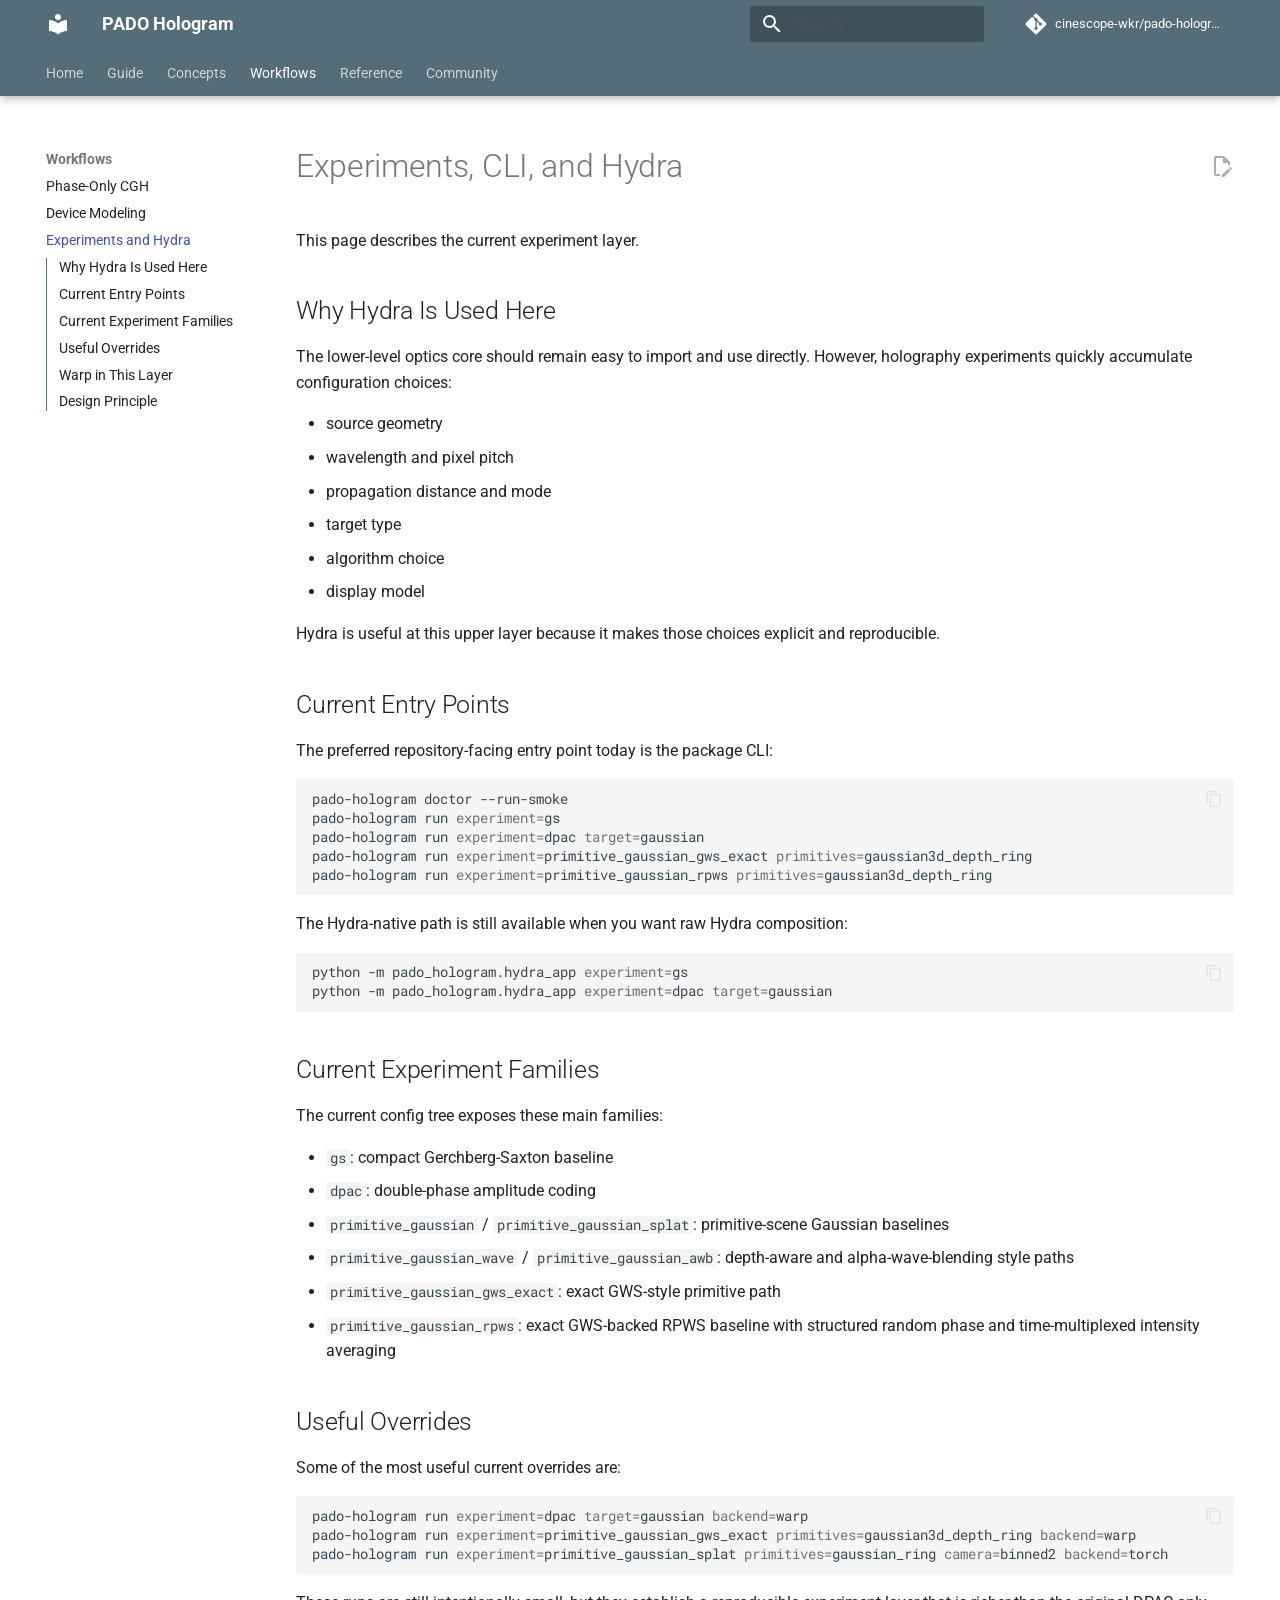
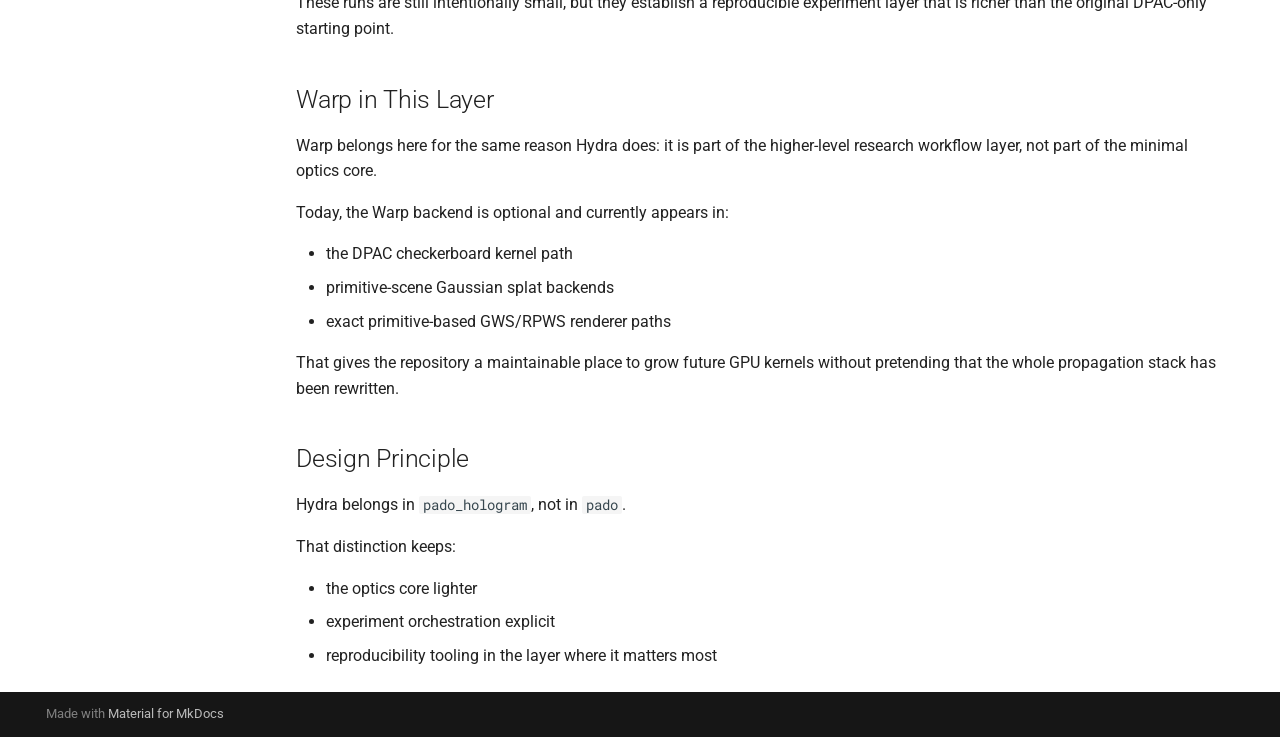
<file: workflows/experiments/index.html>
<!doctype html>
<html lang="en" class="no-js">
  <head>
    
      <meta charset="utf-8">
      <meta name="viewport" content="width=device-width,initial-scale=1">
      
        <meta name="description" content="PADO Hologram documentation">
      
      
      
        <link rel="canonical" href="https://cinescope-wkr.github.io/pado-hologram/workflows/experiments/">
      
      
        <link rel="prev" href="../device-modeling/">
      
      
        <link rel="next" href="../../reference/modules/">
      
      
        
      
      
      <link rel="icon" href="../../assets/images/favicon.png">
      <meta name="generator" content="mkdocs-1.6.1, mkdocs-material-9.7.6">
    
    
      
        <title>Experiments and Hydra - PADO Hologram</title>
      
    
    
      <link rel="stylesheet" href="../../assets/stylesheets/main.484c7ddc.min.css">
      
        
        <link rel="stylesheet" href="../../assets/stylesheets/palette.ab4e12ef.min.css">
      
      


    
    
      
    
    
      
        
        
        <link rel="preconnect" href="https://fonts.gstatic.com" crossorigin>
        <link rel="stylesheet" href="https://fonts.googleapis.com/css?family=Roboto:300,300i,400,400i,700,700i%7CRoboto+Mono:400,400i,700,700i&display=fallback">
        <style>:root{--md-text-font:"Roboto";--md-code-font:"Roboto Mono"}</style>
      
    
    
      <link rel="stylesheet" href="../../assets/stylesheets/extra.css">
    
    <script>__md_scope=new URL("../..",location),__md_hash=e=>[...e].reduce(((e,_)=>(e<<5)-e+_.charCodeAt(0)),0),__md_get=(e,_=localStorage,t=__md_scope)=>JSON.parse(_.getItem(t.pathname+"."+e)),__md_set=(e,_,t=localStorage,a=__md_scope)=>{try{t.setItem(a.pathname+"."+e,JSON.stringify(_))}catch(e){}}</script>
    
      

    
    
  </head>
  
  
    
    
      
    
    
    
    
    <body dir="ltr" data-md-color-scheme="default" data-md-color-primary="blue-grey" data-md-color-accent="cyan">
  
    
    <input class="md-toggle" data-md-toggle="drawer" type="checkbox" id="__drawer" autocomplete="off">
    <input class="md-toggle" data-md-toggle="search" type="checkbox" id="__search" autocomplete="off">
    <label class="md-overlay" for="__drawer"></label>
    <div data-md-component="skip">
      
        
        <a href="#experiments-cli-and-hydra" class="md-skip">
          Skip to content
        </a>
      
    </div>
    <div data-md-component="announce">
      
    </div>
    
    
      

  

<header class="md-header md-header--shadow md-header--lifted" data-md-component="header">
  <nav class="md-header__inner md-grid" aria-label="Header">
    <a href="../.." title="PADO Hologram" class="md-header__button md-logo" aria-label="PADO Hologram" data-md-component="logo">
      
  
  <svg xmlns="http://www.w3.org/2000/svg" viewBox="0 0 24 24"><path d="M12 8a3 3 0 0 0 3-3 3 3 0 0 0-3-3 3 3 0 0 0-3 3 3 3 0 0 0 3 3m0 3.54C9.64 9.35 6.5 8 3 8v11c3.5 0 6.64 1.35 9 3.54 2.36-2.19 5.5-3.54 9-3.54V8c-3.5 0-6.64 1.35-9 3.54"/></svg>

    </a>
    <label class="md-header__button md-icon" for="__drawer">
      
      <svg xmlns="http://www.w3.org/2000/svg" viewBox="0 0 24 24"><path d="M3 6h18v2H3zm0 5h18v2H3zm0 5h18v2H3z"/></svg>
    </label>
    <div class="md-header__title" data-md-component="header-title">
      <div class="md-header__ellipsis">
        <div class="md-header__topic">
          <a href="../.." class="md-ellipsis pado-header-home" aria-label="PADO Hologram">
            PADO Hologram
          </a>
        </div>
        <div class="md-header__topic" data-md-component="header-topic">
          <span class="md-ellipsis">
            
              Experiments and Hydra
            
          </span>
        </div>
      </div>
    </div>
    
      
        <form class="md-header__option" data-md-component="palette">
  
    
    
    
    <input class="md-option" data-md-color-media="" data-md-color-scheme="default" data-md-color-primary="blue-grey" data-md-color-accent="cyan"  aria-hidden="true"  type="radio" name="__palette" id="__palette_0">
    
  
</form>
      
    
    
      <script>var palette=__md_get("__palette");if(palette&&palette.color){if("(prefers-color-scheme)"===palette.color.media){var media=matchMedia("(prefers-color-scheme: light)"),input=document.querySelector(media.matches?"[data-md-color-media='(prefers-color-scheme: light)']":"[data-md-color-media='(prefers-color-scheme: dark)']");palette.color.media=input.getAttribute("data-md-color-media"),palette.color.scheme=input.getAttribute("data-md-color-scheme"),palette.color.primary=input.getAttribute("data-md-color-primary"),palette.color.accent=input.getAttribute("data-md-color-accent")}for(var[key,value]of Object.entries(palette.color))document.body.setAttribute("data-md-color-"+key,value)}</script>
    
    
    
      
      
        <label class="md-header__button md-icon" for="__search">
          
          <svg xmlns="http://www.w3.org/2000/svg" viewBox="0 0 24 24"><path d="M9.5 3A6.5 6.5 0 0 1 16 9.5c0 1.61-.59 3.09-1.56 4.23l.27.27h.79l5 5-1.5 1.5-5-5v-.79l-.27-.27A6.52 6.52 0 0 1 9.5 16 6.5 6.5 0 0 1 3 9.5 6.5 6.5 0 0 1 9.5 3m0 2C7 5 5 7 5 9.5S7 14 9.5 14 14 12 14 9.5 12 5 9.5 5"/></svg>
        </label>
        <div class="md-search" data-md-component="search" role="dialog">
  <label class="md-search__overlay" for="__search"></label>
  <div class="md-search__inner" role="search">
    <form class="md-search__form" name="search">
      <input type="text" class="md-search__input" name="query" aria-label="Search" placeholder="Search" autocapitalize="off" autocorrect="off" autocomplete="off" spellcheck="false" data-md-component="search-query" required>
      <label class="md-search__icon md-icon" for="__search">
        
        <svg xmlns="http://www.w3.org/2000/svg" viewBox="0 0 24 24"><path d="M9.5 3A6.5 6.5 0 0 1 16 9.5c0 1.61-.59 3.09-1.56 4.23l.27.27h.79l5 5-1.5 1.5-5-5v-.79l-.27-.27A6.52 6.52 0 0 1 9.5 16 6.5 6.5 0 0 1 3 9.5 6.5 6.5 0 0 1 9.5 3m0 2C7 5 5 7 5 9.5S7 14 9.5 14 14 12 14 9.5 12 5 9.5 5"/></svg>
        
        <svg xmlns="http://www.w3.org/2000/svg" viewBox="0 0 24 24"><path d="M20 11v2H8l5.5 5.5-1.42 1.42L4.16 12l7.92-7.92L13.5 5.5 8 11z"/></svg>
      </label>
      <nav class="md-search__options" aria-label="Search">
        
          <a href="javascript:void(0)" class="md-search__icon md-icon" title="Share" aria-label="Share" data-clipboard data-clipboard-text="" data-md-component="search-share" tabindex="-1">
            
            <svg xmlns="http://www.w3.org/2000/svg" viewBox="0 0 24 24"><path d="M18 16.08c-.76 0-1.44.3-1.96.77L8.91 12.7c.05-.23.09-.46.09-.7s-.04-.47-.09-.7l7.05-4.11c.54.5 1.25.81 2.04.81a3 3 0 0 0 3-3 3 3 0 0 0-3-3 3 3 0 0 0-3 3c0 .24.04.47.09.7L8.04 9.81C7.5 9.31 6.79 9 6 9a3 3 0 0 0-3 3 3 3 0 0 0 3 3c.79 0 1.5-.31 2.04-.81l7.12 4.15c-.05.21-.08.43-.08.66 0 1.61 1.31 2.91 2.92 2.91s2.92-1.3 2.92-2.91A2.92 2.92 0 0 0 18 16.08"/></svg>
          </a>
        
        <button type="reset" class="md-search__icon md-icon" title="Clear" aria-label="Clear" tabindex="-1">
          
          <svg xmlns="http://www.w3.org/2000/svg" viewBox="0 0 24 24"><path d="M19 6.41 17.59 5 12 10.59 6.41 5 5 6.41 10.59 12 5 17.59 6.41 19 12 13.41 17.59 19 19 17.59 13.41 12z"/></svg>
        </button>
      </nav>
      
        <div class="md-search__suggest" data-md-component="search-suggest"></div>
      
    </form>
    <div class="md-search__output">
      <div class="md-search__scrollwrap" tabindex="0" data-md-scrollfix>
        <div class="md-search-result" data-md-component="search-result">
          <div class="md-search-result__meta">
            Initializing search
          </div>
          <ol class="md-search-result__list" role="presentation"></ol>
        </div>
      </div>
    </div>
  </div>
</div>
      
    
    
      <div class="md-header__source">
        <a href="https://github.com/cinescope-wkr/pado-hologram" title="Go to repository" class="md-source" data-md-component="source">
  <div class="md-source__icon md-icon">
    
    <svg xmlns="http://www.w3.org/2000/svg" viewBox="0 0 448 512"><!--! Font Awesome Free 7.1.0 by @fontawesome - https://fontawesome.com License - https://fontawesome.com/license/free (Icons: CC BY 4.0, Fonts: SIL OFL 1.1, Code: MIT License) Copyright 2025 Fonticons, Inc.--><path d="M439.6 236.1 244 40.5c-5.4-5.5-12.8-8.5-20.4-8.5s-15 3-20.4 8.4L162.5 81l51.5 51.5c27.1-9.1 52.7 16.8 43.4 43.7l49.7 49.7c34.2-11.8 61.2 31 35.5 56.7-26.5 26.5-70.2-2.9-56-37.3L240.3 199v121.9c25.3 12.5 22.3 41.8 9.1 55-6.4 6.4-15.2 10.1-24.3 10.1s-17.8-3.6-24.3-10.1c-17.6-17.6-11.1-46.9 11.2-56v-123c-20.8-8.5-24.6-30.7-18.6-45L142.6 101 8.5 235.1C3 240.6 0 247.9 0 255.5s3 15 8.5 20.4l195.6 195.7c5.4 5.4 12.7 8.4 20.4 8.4s15-3 20.4-8.4l194.7-194.7c5.4-5.4 8.4-12.8 8.4-20.4s-3-15-8.4-20.4"/></svg>
  </div>
  <div class="md-source__repository">
    cinescope-wkr/pado-hologram
  </div>
</a>
      </div>
    
  </nav>
  
    
      
<nav class="md-tabs" aria-label="Tabs" data-md-component="tabs">
  <div class="md-grid">
    <ul class="md-tabs__list">
      
        
  
  
  
  
    <li class="md-tabs__item">
      <a href="../.." class="md-tabs__link">
        
  
  
    
  
  Home

      </a>
    </li>
  

      
        
  
  
  
  
    
    
      <li class="md-tabs__item">
        <a href="../../guide/installation/" class="md-tabs__link">
          
  
  
  Guide

        </a>
      </li>
    
  

      
        
  
  
  
  
    
    
      <li class="md-tabs__item">
        <a href="../../concepts/architecture/" class="md-tabs__link">
          
  
  
  Concepts

        </a>
      </li>
    
  

      
        
  
  
  
    
  
  
    
    
      <li class="md-tabs__item md-tabs__item--active">
        <a href="../phase-only-cgh/" class="md-tabs__link">
          
  
  
  Workflows

        </a>
      </li>
    
  

      
        
  
  
  
  
    
    
      <li class="md-tabs__item">
        <a href="../../reference/modules/" class="md-tabs__link">
          
  
  
  Reference

        </a>
      </li>
    
  

      
        
  
  
  
  
    
    
      <li class="md-tabs__item">
        <a href="../../community/vision/" class="md-tabs__link">
          
  
  
  Community

        </a>
      </li>
    
  

      
    </ul>
  </div>
</nav>
    
  
</header>
    
    <div class="md-container" data-md-component="container">
      
      
        
      
      <main class="md-main" data-md-component="main">
        <div class="md-main__inner md-grid">
          
            
              
              <div class="md-sidebar md-sidebar--primary" data-md-component="sidebar" data-md-type="navigation" >
                <div class="md-sidebar__scrollwrap">
                  <div class="md-sidebar__inner">
                    


  


  

<nav class="md-nav md-nav--primary md-nav--lifted md-nav--integrated" aria-label="Navigation" data-md-level="0">
  <label class="md-nav__title" for="__drawer">
    <a href="../.." title="PADO Hologram" class="md-nav__button md-logo" aria-label="PADO Hologram" data-md-component="logo">
      
  
  <svg xmlns="http://www.w3.org/2000/svg" viewBox="0 0 24 24"><path d="M12 8a3 3 0 0 0 3-3 3 3 0 0 0-3-3 3 3 0 0 0-3 3 3 3 0 0 0 3 3m0 3.54C9.64 9.35 6.5 8 3 8v11c3.5 0 6.64 1.35 9 3.54 2.36-2.19 5.5-3.54 9-3.54V8c-3.5 0-6.64 1.35-9 3.54"/></svg>

    </a>
    PADO Hologram
  </label>
  
    <div class="md-nav__source">
      <a href="https://github.com/cinescope-wkr/pado-hologram" title="Go to repository" class="md-source" data-md-component="source">
  <div class="md-source__icon md-icon">
    
    <svg xmlns="http://www.w3.org/2000/svg" viewBox="0 0 448 512"><!--! Font Awesome Free 7.1.0 by @fontawesome - https://fontawesome.com License - https://fontawesome.com/license/free (Icons: CC BY 4.0, Fonts: SIL OFL 1.1, Code: MIT License) Copyright 2025 Fonticons, Inc.--><path d="M439.6 236.1 244 40.5c-5.4-5.5-12.8-8.5-20.4-8.5s-15 3-20.4 8.4L162.5 81l51.5 51.5c27.1-9.1 52.7 16.8 43.4 43.7l49.7 49.7c34.2-11.8 61.2 31 35.5 56.7-26.5 26.5-70.2-2.9-56-37.3L240.3 199v121.9c25.3 12.5 22.3 41.8 9.1 55-6.4 6.4-15.2 10.1-24.3 10.1s-17.8-3.6-24.3-10.1c-17.6-17.6-11.1-46.9 11.2-56v-123c-20.8-8.5-24.6-30.7-18.6-45L142.6 101 8.5 235.1C3 240.6 0 247.9 0 255.5s3 15 8.5 20.4l195.6 195.7c5.4 5.4 12.7 8.4 20.4 8.4s15-3 20.4-8.4l194.7-194.7c5.4-5.4 8.4-12.8 8.4-20.4s-3-15-8.4-20.4"/></svg>
  </div>
  <div class="md-source__repository">
    cinescope-wkr/pado-hologram
  </div>
</a>
    </div>
  
  <ul class="md-nav__list" data-md-scrollfix>
    
      
      
  
  
  
  
    <li class="md-nav__item">
      <a href="../.." class="md-nav__link">
        
  
  
  <span class="md-ellipsis">
    
  
    Home
  

    
  </span>
  
  

      </a>
    </li>
  

    
      
      
  
  
  
  
    
    
    
    
      
      
    
    
    <li class="md-nav__item md-nav__item--nested">
      
        
        
        <input class="md-nav__toggle md-toggle " type="checkbox" id="__nav_2" >
        
          
          <label class="md-nav__link" for="__nav_2" id="__nav_2_label" tabindex="0">
            
  
  
  <span class="md-ellipsis">
    
  
    Guide
  

    
  </span>
  
  

            <span class="md-nav__icon md-icon"></span>
          </label>
        
        <nav class="md-nav" data-md-level="1" aria-labelledby="__nav_2_label" aria-expanded="false">
          <label class="md-nav__title" for="__nav_2">
            <span class="md-nav__icon md-icon"></span>
            
  
    Guide
  

          </label>
          <ul class="md-nav__list" data-md-scrollfix>
            
              
                
  
  
  
  
    <li class="md-nav__item">
      <a href="../../guide/installation/" class="md-nav__link">
        
  
  
  <span class="md-ellipsis">
    
  
    Installation
  

    
  </span>
  
  

      </a>
    </li>
  

              
            
              
                
  
  
  
  
    <li class="md-nav__item">
      <a href="../../guide/quickstart/" class="md-nav__link">
        
  
  
  <span class="md-ellipsis">
    
  
    Quickstart
  

    
  </span>
  
  

      </a>
    </li>
  

              
            
              
                
  
  
  
  
    <li class="md-nav__item">
      <a href="../../guide/repository-layout/" class="md-nav__link">
        
  
  
  <span class="md-ellipsis">
    
  
    Repository Layout
  

    
  </span>
  
  

      </a>
    </li>
  

              
            
          </ul>
        </nav>
      
    </li>
  

    
      
      
  
  
  
  
    
    
    
    
      
      
    
    
    <li class="md-nav__item md-nav__item--nested">
      
        
        
        <input class="md-nav__toggle md-toggle " type="checkbox" id="__nav_3" >
        
          
          <label class="md-nav__link" for="__nav_3" id="__nav_3_label" tabindex="0">
            
  
  
  <span class="md-ellipsis">
    
  
    Concepts
  

    
  </span>
  
  

            <span class="md-nav__icon md-icon"></span>
          </label>
        
        <nav class="md-nav" data-md-level="1" aria-labelledby="__nav_3_label" aria-expanded="false">
          <label class="md-nav__title" for="__nav_3">
            <span class="md-nav__icon md-icon"></span>
            
  
    Concepts
  

          </label>
          <ul class="md-nav__list" data-md-scrollfix>
            
              
                
  
  
  
  
    <li class="md-nav__item">
      <a href="../../concepts/architecture/" class="md-nav__link">
        
  
  
  <span class="md-ellipsis">
    
  
    Architecture Overview
  

    
  </span>
  
  

      </a>
    </li>
  

              
            
              
                
  
  
  
  
    <li class="md-nav__item">
      <a href="../../concepts/core-vs-hologram/" class="md-nav__link">
        
  
  
  <span class="md-ellipsis">
    
  
    Core vs Hologram
  

    
  </span>
  
  

      </a>
    </li>
  

              
            
          </ul>
        </nav>
      
    </li>
  

    
      
      
  
  
    
  
  
  
    
    
    
    
      
        
        
      
      
    
    
    <li class="md-nav__item md-nav__item--active md-nav__item--section md-nav__item--nested">
      
        
        
        <input class="md-nav__toggle md-toggle " type="checkbox" id="__nav_4" checked>
        
          
          <label class="md-nav__link" for="__nav_4" id="__nav_4_label" tabindex="">
            
  
  
  <span class="md-ellipsis">
    
  
    Workflows
  

    
  </span>
  
  

            <span class="md-nav__icon md-icon"></span>
          </label>
        
        <nav class="md-nav" data-md-level="1" aria-labelledby="__nav_4_label" aria-expanded="true">
          <label class="md-nav__title" for="__nav_4">
            <span class="md-nav__icon md-icon"></span>
            
  
    Workflows
  

          </label>
          <ul class="md-nav__list" data-md-scrollfix>
            
              
                
  
  
  
  
    <li class="md-nav__item">
      <a href="../phase-only-cgh/" class="md-nav__link">
        
  
  
  <span class="md-ellipsis">
    
  
    Phase-Only CGH
  

    
  </span>
  
  

      </a>
    </li>
  

              
            
              
                
  
  
  
  
    <li class="md-nav__item">
      <a href="../device-modeling/" class="md-nav__link">
        
  
  
  <span class="md-ellipsis">
    
  
    Device Modeling
  

    
  </span>
  
  

      </a>
    </li>
  

              
            
              
                
  
  
    
  
  
  
    <li class="md-nav__item md-nav__item--active">
      
      <input class="md-nav__toggle md-toggle" type="checkbox" id="__toc">
      
      
        
      
      
        <label class="md-nav__link md-nav__link--active" for="__toc">
          
  
  
  <span class="md-ellipsis">
    
  
    Experiments and Hydra
  

    
  </span>
  
  

          <span class="md-nav__icon md-icon"></span>
        </label>
      
      <a href="./" class="md-nav__link md-nav__link--active">
        
  
  
  <span class="md-ellipsis">
    
  
    Experiments and Hydra
  

    
  </span>
  
  

      </a>
      
        

<nav class="md-nav md-nav--secondary" aria-label="Table of contents">
  
  
  
    
  
  
    <label class="md-nav__title" for="__toc">
      <span class="md-nav__icon md-icon"></span>
      Table of contents
    </label>
    <ul class="md-nav__list" data-md-component="toc" data-md-scrollfix>
      
        <li class="md-nav__item">
  <a href="#why-hydra-is-used-here" class="md-nav__link">
    <span class="md-ellipsis">
      
        Why Hydra Is Used Here
      
    </span>
  </a>
  
</li>
      
        <li class="md-nav__item">
  <a href="#current-entry-points" class="md-nav__link">
    <span class="md-ellipsis">
      
        Current Entry Points
      
    </span>
  </a>
  
</li>
      
        <li class="md-nav__item">
  <a href="#current-experiment-families" class="md-nav__link">
    <span class="md-ellipsis">
      
        Current Experiment Families
      
    </span>
  </a>
  
</li>
      
        <li class="md-nav__item">
  <a href="#useful-overrides" class="md-nav__link">
    <span class="md-ellipsis">
      
        Useful Overrides
      
    </span>
  </a>
  
</li>
      
        <li class="md-nav__item">
  <a href="#warp-in-this-layer" class="md-nav__link">
    <span class="md-ellipsis">
      
        Warp in This Layer
      
    </span>
  </a>
  
</li>
      
        <li class="md-nav__item">
  <a href="#design-principle" class="md-nav__link">
    <span class="md-ellipsis">
      
        Design Principle
      
    </span>
  </a>
  
</li>
      
    </ul>
  
</nav>
      
    </li>
  

              
            
          </ul>
        </nav>
      
    </li>
  

    
      
      
  
  
  
  
    
    
    
    
      
      
    
    
    <li class="md-nav__item md-nav__item--nested">
      
        
        
        <input class="md-nav__toggle md-toggle " type="checkbox" id="__nav_5" >
        
          
          <label class="md-nav__link" for="__nav_5" id="__nav_5_label" tabindex="0">
            
  
  
  <span class="md-ellipsis">
    
  
    Reference
  

    
  </span>
  
  

            <span class="md-nav__icon md-icon"></span>
          </label>
        
        <nav class="md-nav" data-md-level="1" aria-labelledby="__nav_5_label" aria-expanded="false">
          <label class="md-nav__title" for="__nav_5">
            <span class="md-nav__icon md-icon"></span>
            
  
    Reference
  

          </label>
          <ul class="md-nav__list" data-md-scrollfix>
            
              
                
  
  
  
  
    <li class="md-nav__item">
      <a href="../../reference/modules/" class="md-nav__link">
        
  
  
  <span class="md-ellipsis">
    
  
    Module Reference Map
  

    
  </span>
  
  

      </a>
    </li>
  

              
            
              
                
  
  
  
  
    <li class="md-nav__item">
      <a href="../../reference/fork-and-license/" class="md-nav__link">
        
  
  
  <span class="md-ellipsis">
    
  
    Fork and License
  

    
  </span>
  
  

      </a>
    </li>
  

              
            
          </ul>
        </nav>
      
    </li>
  

    
      
      
  
  
  
  
    
    
    
    
      
      
    
    
    <li class="md-nav__item md-nav__item--nested">
      
        
        
        <input class="md-nav__toggle md-toggle " type="checkbox" id="__nav_6" >
        
          
          <label class="md-nav__link" for="__nav_6" id="__nav_6_label" tabindex="0">
            
  
  
  <span class="md-ellipsis">
    
  
    Community
  

    
  </span>
  
  

            <span class="md-nav__icon md-icon"></span>
          </label>
        
        <nav class="md-nav" data-md-level="1" aria-labelledby="__nav_6_label" aria-expanded="false">
          <label class="md-nav__title" for="__nav_6">
            <span class="md-nav__icon md-icon"></span>
            
  
    Community
  

          </label>
          <ul class="md-nav__list" data-md-scrollfix>
            
              
                
  
  
  
  
    <li class="md-nav__item">
      <a href="../../community/vision/" class="md-nav__link">
        
  
  
  <span class="md-ellipsis">
    
  
    Vision
  

    
  </span>
  
  

      </a>
    </li>
  

              
            
              
                
  
  
  
  
    <li class="md-nav__item">
      <a href="../../community/contributing/" class="md-nav__link">
        
  
  
  <span class="md-ellipsis">
    
  
    Contributing
  

    
  </span>
  
  

      </a>
    </li>
  

              
            
          </ul>
        </nav>
      
    </li>
  

    
  </ul>
</nav>
                  </div>
                </div>
              </div>
            
            
          
          
            <div class="md-content" data-md-component="content">
              
              <article class="md-content__inner md-typeset">
                
                  


  
    <a href="https://github.com/cinescope-wkr/pado-hologram/edit/main/docs_mkdocs/workflows/experiments.md" title="Edit this page" class="md-content__button md-icon" rel="edit">
      
      <svg xmlns="http://www.w3.org/2000/svg" viewBox="0 0 24 24"><path d="M10 20H6V4h7v5h5v3.1l2-2V8l-6-6H6c-1.1 0-2 .9-2 2v16c0 1.1.9 2 2 2h4zm10.2-7c.1 0 .3.1.4.2l1.3 1.3c.2.2.2.6 0 .8l-1 1-2.1-2.1 1-1c.1-.1.2-.2.4-.2m0 3.9L14.1 23H12v-2.1l6.1-6.1z"/></svg>
    </a>
  
  


<h1 id="experiments-cli-and-hydra">Experiments, CLI, and Hydra</h1>
<p>This page describes the current experiment layer.</p>
<h2 id="why-hydra-is-used-here">Why Hydra Is Used Here</h2>
<p>The lower-level optics core should remain easy to import and use directly.
However, holography experiments quickly accumulate configuration choices:</p>
<ul>
<li>source geometry</li>
<li>wavelength and pixel pitch</li>
<li>propagation distance and mode</li>
<li>target type</li>
<li>algorithm choice</li>
<li>display model</li>
</ul>
<p>Hydra is useful at this upper layer because it makes those choices explicit and
reproducible.</p>
<h2 id="current-entry-points">Current Entry Points</h2>
<p>The preferred repository-facing entry point today is the package CLI:</p>
<div class="highlight"><pre><span></span><code><a id="__codelineno-0-1" name="__codelineno-0-1" href="#__codelineno-0-1"></a>pado-hologram<span class="w"> </span>doctor<span class="w"> </span>--run-smoke
<a id="__codelineno-0-2" name="__codelineno-0-2" href="#__codelineno-0-2"></a>pado-hologram<span class="w"> </span>run<span class="w"> </span><span class="nv">experiment</span><span class="o">=</span>gs
<a id="__codelineno-0-3" name="__codelineno-0-3" href="#__codelineno-0-3"></a>pado-hologram<span class="w"> </span>run<span class="w"> </span><span class="nv">experiment</span><span class="o">=</span>dpac<span class="w"> </span><span class="nv">target</span><span class="o">=</span>gaussian
<a id="__codelineno-0-4" name="__codelineno-0-4" href="#__codelineno-0-4"></a>pado-hologram<span class="w"> </span>run<span class="w"> </span><span class="nv">experiment</span><span class="o">=</span>primitive_gaussian_gws_exact<span class="w"> </span><span class="nv">primitives</span><span class="o">=</span>gaussian3d_depth_ring
<a id="__codelineno-0-5" name="__codelineno-0-5" href="#__codelineno-0-5"></a>pado-hologram<span class="w"> </span>run<span class="w"> </span><span class="nv">experiment</span><span class="o">=</span>primitive_gaussian_rpws<span class="w"> </span><span class="nv">primitives</span><span class="o">=</span>gaussian3d_depth_ring
</code></pre></div>
<p>The Hydra-native path is still available when you want raw Hydra composition:</p>
<div class="highlight"><pre><span></span><code><a id="__codelineno-1-1" name="__codelineno-1-1" href="#__codelineno-1-1"></a>python<span class="w"> </span>-m<span class="w"> </span>pado_hologram.hydra_app<span class="w"> </span><span class="nv">experiment</span><span class="o">=</span>gs
<a id="__codelineno-1-2" name="__codelineno-1-2" href="#__codelineno-1-2"></a>python<span class="w"> </span>-m<span class="w"> </span>pado_hologram.hydra_app<span class="w"> </span><span class="nv">experiment</span><span class="o">=</span>dpac<span class="w"> </span><span class="nv">target</span><span class="o">=</span>gaussian
</code></pre></div>
<h2 id="current-experiment-families">Current Experiment Families</h2>
<p>The current config tree exposes these main families:</p>
<ul>
<li><code>gs</code>: compact Gerchberg-Saxton baseline</li>
<li><code>dpac</code>: double-phase amplitude coding</li>
<li><code>primitive_gaussian</code> / <code>primitive_gaussian_splat</code>: primitive-scene Gaussian baselines</li>
<li><code>primitive_gaussian_wave</code> / <code>primitive_gaussian_awb</code>: depth-aware and alpha-wave-blending style paths</li>
<li><code>primitive_gaussian_gws_exact</code>: exact GWS-style primitive path</li>
<li><code>primitive_gaussian_rpws</code>: exact GWS-backed RPWS baseline with structured random phase and time-multiplexed intensity averaging</li>
</ul>
<h2 id="useful-overrides">Useful Overrides</h2>
<p>Some of the most useful current overrides are:</p>
<div class="highlight"><pre><span></span><code><a id="__codelineno-2-1" name="__codelineno-2-1" href="#__codelineno-2-1"></a>pado-hologram<span class="w"> </span>run<span class="w"> </span><span class="nv">experiment</span><span class="o">=</span>dpac<span class="w"> </span><span class="nv">target</span><span class="o">=</span>gaussian<span class="w"> </span><span class="nv">backend</span><span class="o">=</span>warp
<a id="__codelineno-2-2" name="__codelineno-2-2" href="#__codelineno-2-2"></a>pado-hologram<span class="w"> </span>run<span class="w"> </span><span class="nv">experiment</span><span class="o">=</span>primitive_gaussian_gws_exact<span class="w"> </span><span class="nv">primitives</span><span class="o">=</span>gaussian3d_depth_ring<span class="w"> </span><span class="nv">backend</span><span class="o">=</span>warp
<a id="__codelineno-2-3" name="__codelineno-2-3" href="#__codelineno-2-3"></a>pado-hologram<span class="w"> </span>run<span class="w"> </span><span class="nv">experiment</span><span class="o">=</span>primitive_gaussian_splat<span class="w"> </span><span class="nv">primitives</span><span class="o">=</span>gaussian_ring<span class="w"> </span><span class="nv">camera</span><span class="o">=</span>binned2<span class="w"> </span><span class="nv">backend</span><span class="o">=</span>torch
</code></pre></div>
<p>These runs are still intentionally small, but they establish a reproducible
experiment layer that is richer than the original DPAC-only starting point.</p>
<h2 id="warp-in-this-layer">Warp in This Layer</h2>
<p>Warp belongs here for the same reason Hydra does: it is part of the higher-level
research workflow layer, not part of the minimal optics core.</p>
<p>Today, the Warp backend is optional and currently appears in:</p>
<ul>
<li>the DPAC checkerboard kernel path</li>
<li>primitive-scene Gaussian splat backends</li>
<li>exact primitive-based GWS/RPWS renderer paths</li>
</ul>
<p>That gives the repository a maintainable place to grow future GPU kernels
without pretending that the whole propagation stack has been rewritten.</p>
<h2 id="design-principle">Design Principle</h2>
<p>Hydra belongs in <code>pado_hologram</code>, not in <code>pado</code>.</p>
<p>That distinction keeps:</p>
<ul>
<li>the optics core lighter</li>
<li>experiment orchestration explicit</li>
<li>reproducibility tooling in the layer where it matters most</li>
</ul>












                
              </article>
            </div>
          
          
<script>var target=document.getElementById(location.hash.slice(1));target&&target.name&&(target.checked=target.name.startsWith("__tabbed_"))</script>
        </div>
        
          <button type="button" class="md-top md-icon" data-md-component="top" hidden>
  
  <svg xmlns="http://www.w3.org/2000/svg" viewBox="0 0 24 24"><path d="M13 20h-2V8l-5.5 5.5-1.42-1.42L12 4.16l7.92 7.92-1.42 1.42L13 8z"/></svg>
  Back to top
</button>
        
      </main>
      
        <footer class="md-footer">
  
  <div class="md-footer-meta md-typeset">
    <div class="md-footer-meta__inner md-grid">
      <div class="md-copyright">
  
  
    Made with
    <a href="https://squidfunk.github.io/mkdocs-material/" target="_blank" rel="noopener">
      Material for MkDocs
    </a>
  
</div>
      
    </div>
  </div>
</footer>
      
    </div>
    <div class="md-dialog" data-md-component="dialog">
      <div class="md-dialog__inner md-typeset"></div>
    </div>
    
    
    
      
      
      <script id="__config" type="application/json">{"annotate": null, "base": "../..", "features": ["navigation.instant", "navigation.tracking", "navigation.tabs", "navigation.tabs.sticky", "navigation.top", "toc.integrate", "toc.follow", "search.suggest", "search.highlight", "search.share", "content.code.copy", "content.action.edit"], "search": "../../assets/javascripts/workers/search.2c215733.min.js", "tags": null, "translations": {"clipboard.copied": "Copied to clipboard", "clipboard.copy": "Copy to clipboard", "search.result.more.one": "1 more on this page", "search.result.more.other": "# more on this page", "search.result.none": "No matching documents", "search.result.one": "1 matching document", "search.result.other": "# matching documents", "search.result.placeholder": "Type to start searching", "search.result.term.missing": "Missing", "select.version": "Select version"}, "version": null}</script>
    
    
      <script src="../../assets/javascripts/bundle.79ae519e.min.js"></script>
      
    
  </body>
</html>
</file>
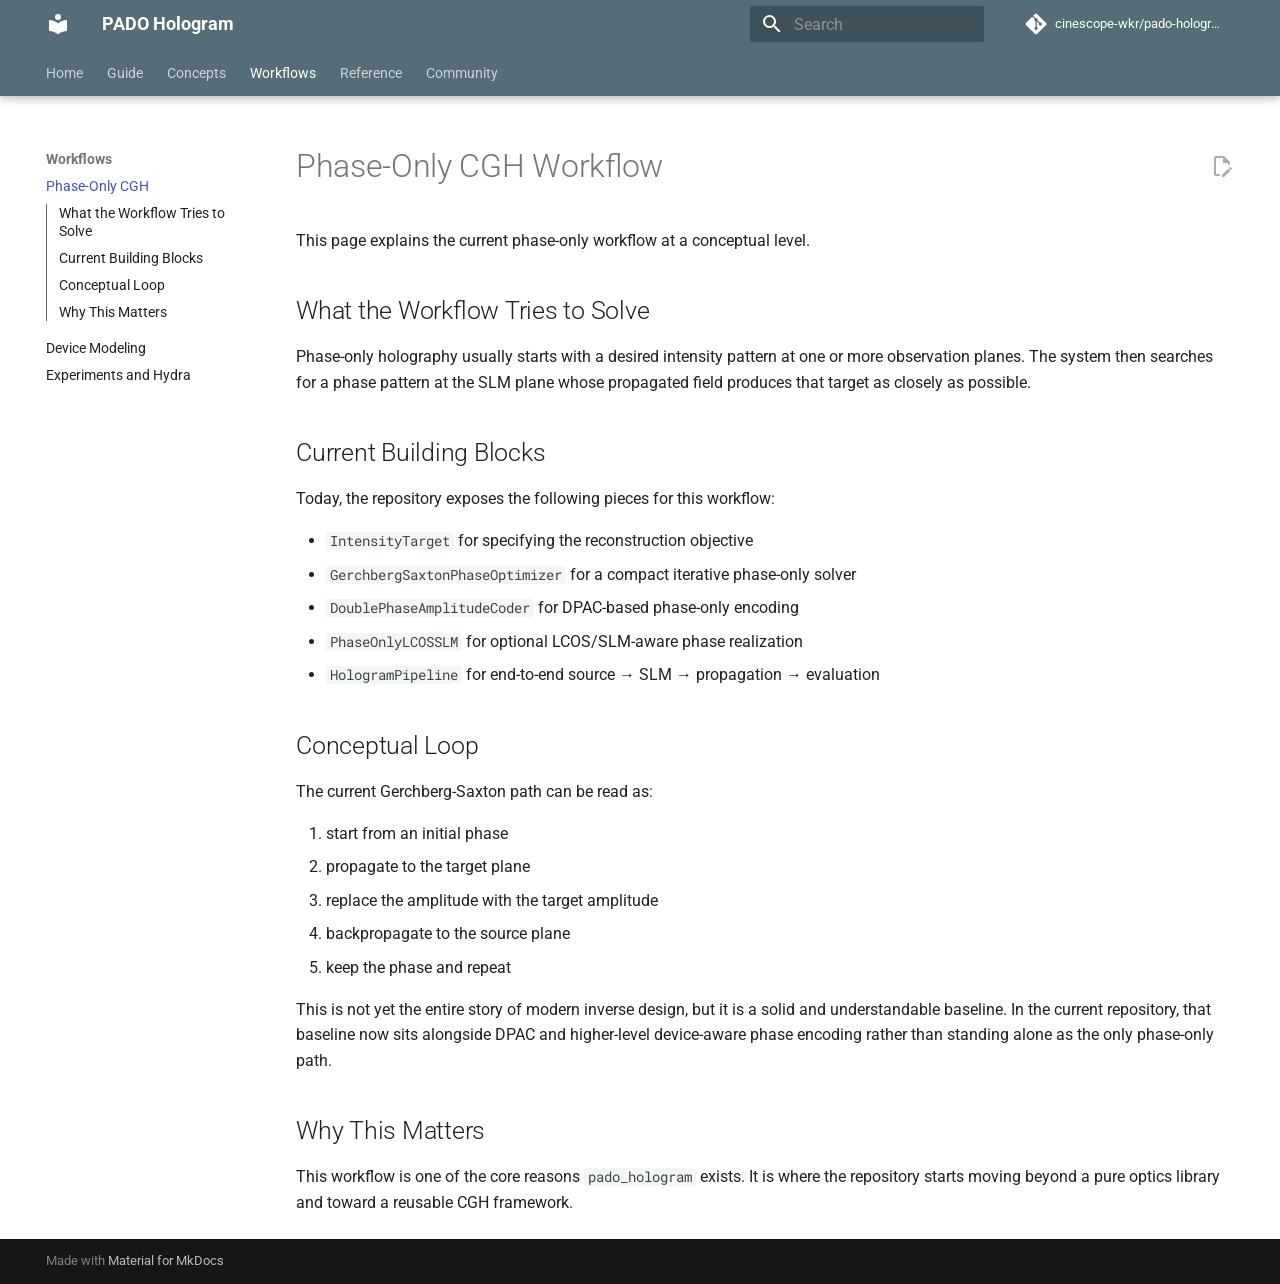
<file: workflows/phase-only-cgh/index.html>
<!doctype html>
<html lang="en" class="no-js">
  <head>
    
      <meta charset="utf-8">
      <meta name="viewport" content="width=device-width,initial-scale=1">
      
        <meta name="description" content="PADO Hologram documentation">
      
      
      
        <link rel="canonical" href="https://cinescope-wkr.github.io/pado-hologram/workflows/phase-only-cgh/">
      
      
        <link rel="prev" href="../../concepts/core-vs-hologram/">
      
      
        <link rel="next" href="../device-modeling/">
      
      
        
      
      
      <link rel="icon" href="../../assets/images/favicon.png">
      <meta name="generator" content="mkdocs-1.6.1, mkdocs-material-9.7.6">
    
    
      
        <title>Phase-Only CGH - PADO Hologram</title>
      
    
    
      <link rel="stylesheet" href="../../assets/stylesheets/main.484c7ddc.min.css">
      
        
        <link rel="stylesheet" href="../../assets/stylesheets/palette.ab4e12ef.min.css">
      
      


    
    
      
    
    
      
        
        
        <link rel="preconnect" href="https://fonts.gstatic.com" crossorigin>
        <link rel="stylesheet" href="https://fonts.googleapis.com/css?family=Roboto:300,300i,400,400i,700,700i%7CRoboto+Mono:400,400i,700,700i&display=fallback">
        <style>:root{--md-text-font:"Roboto";--md-code-font:"Roboto Mono"}</style>
      
    
    
      <link rel="stylesheet" href="../../assets/stylesheets/extra.css">
    
    <script>__md_scope=new URL("../..",location),__md_hash=e=>[...e].reduce(((e,_)=>(e<<5)-e+_.charCodeAt(0)),0),__md_get=(e,_=localStorage,t=__md_scope)=>JSON.parse(_.getItem(t.pathname+"."+e)),__md_set=(e,_,t=localStorage,a=__md_scope)=>{try{t.setItem(a.pathname+"."+e,JSON.stringify(_))}catch(e){}}</script>
    
      

    
    
  </head>
  
  
    
    
      
    
    
    
    
    <body dir="ltr" data-md-color-scheme="default" data-md-color-primary="blue-grey" data-md-color-accent="cyan">
  
    
    <input class="md-toggle" data-md-toggle="drawer" type="checkbox" id="__drawer" autocomplete="off">
    <input class="md-toggle" data-md-toggle="search" type="checkbox" id="__search" autocomplete="off">
    <label class="md-overlay" for="__drawer"></label>
    <div data-md-component="skip">
      
        
        <a href="#phase-only-cgh-workflow" class="md-skip">
          Skip to content
        </a>
      
    </div>
    <div data-md-component="announce">
      
    </div>
    
    
      

  

<header class="md-header md-header--shadow md-header--lifted" data-md-component="header">
  <nav class="md-header__inner md-grid" aria-label="Header">
    <a href="../.." title="PADO Hologram" class="md-header__button md-logo" aria-label="PADO Hologram" data-md-component="logo">
      
  
  <svg xmlns="http://www.w3.org/2000/svg" viewBox="0 0 24 24"><path d="M12 8a3 3 0 0 0 3-3 3 3 0 0 0-3-3 3 3 0 0 0-3 3 3 3 0 0 0 3 3m0 3.54C9.64 9.35 6.5 8 3 8v11c3.5 0 6.64 1.35 9 3.54 2.36-2.19 5.5-3.54 9-3.54V8c-3.5 0-6.64 1.35-9 3.54"/></svg>

    </a>
    <label class="md-header__button md-icon" for="__drawer">
      
      <svg xmlns="http://www.w3.org/2000/svg" viewBox="0 0 24 24"><path d="M3 6h18v2H3zm0 5h18v2H3zm0 5h18v2H3z"/></svg>
    </label>
    <div class="md-header__title" data-md-component="header-title">
      <div class="md-header__ellipsis">
        <div class="md-header__topic">
          <a href="../.." class="md-ellipsis pado-header-home" aria-label="PADO Hologram">
            PADO Hologram
          </a>
        </div>
        <div class="md-header__topic" data-md-component="header-topic">
          <span class="md-ellipsis">
            
              Phase-Only CGH
            
          </span>
        </div>
      </div>
    </div>
    
      
        <form class="md-header__option" data-md-component="palette">
  
    
    
    
    <input class="md-option" data-md-color-media="" data-md-color-scheme="default" data-md-color-primary="blue-grey" data-md-color-accent="cyan"  aria-hidden="true"  type="radio" name="__palette" id="__palette_0">
    
  
</form>
      
    
    
      <script>var palette=__md_get("__palette");if(palette&&palette.color){if("(prefers-color-scheme)"===palette.color.media){var media=matchMedia("(prefers-color-scheme: light)"),input=document.querySelector(media.matches?"[data-md-color-media='(prefers-color-scheme: light)']":"[data-md-color-media='(prefers-color-scheme: dark)']");palette.color.media=input.getAttribute("data-md-color-media"),palette.color.scheme=input.getAttribute("data-md-color-scheme"),palette.color.primary=input.getAttribute("data-md-color-primary"),palette.color.accent=input.getAttribute("data-md-color-accent")}for(var[key,value]of Object.entries(palette.color))document.body.setAttribute("data-md-color-"+key,value)}</script>
    
    
    
      
      
        <label class="md-header__button md-icon" for="__search">
          
          <svg xmlns="http://www.w3.org/2000/svg" viewBox="0 0 24 24"><path d="M9.5 3A6.5 6.5 0 0 1 16 9.5c0 1.61-.59 3.09-1.56 4.23l.27.27h.79l5 5-1.5 1.5-5-5v-.79l-.27-.27A6.52 6.52 0 0 1 9.5 16 6.5 6.5 0 0 1 3 9.5 6.5 6.5 0 0 1 9.5 3m0 2C7 5 5 7 5 9.5S7 14 9.5 14 14 12 14 9.5 12 5 9.5 5"/></svg>
        </label>
        <div class="md-search" data-md-component="search" role="dialog">
  <label class="md-search__overlay" for="__search"></label>
  <div class="md-search__inner" role="search">
    <form class="md-search__form" name="search">
      <input type="text" class="md-search__input" name="query" aria-label="Search" placeholder="Search" autocapitalize="off" autocorrect="off" autocomplete="off" spellcheck="false" data-md-component="search-query" required>
      <label class="md-search__icon md-icon" for="__search">
        
        <svg xmlns="http://www.w3.org/2000/svg" viewBox="0 0 24 24"><path d="M9.5 3A6.5 6.5 0 0 1 16 9.5c0 1.61-.59 3.09-1.56 4.23l.27.27h.79l5 5-1.5 1.5-5-5v-.79l-.27-.27A6.52 6.52 0 0 1 9.5 16 6.5 6.5 0 0 1 3 9.5 6.5 6.5 0 0 1 9.5 3m0 2C7 5 5 7 5 9.5S7 14 9.5 14 14 12 14 9.5 12 5 9.5 5"/></svg>
        
        <svg xmlns="http://www.w3.org/2000/svg" viewBox="0 0 24 24"><path d="M20 11v2H8l5.5 5.5-1.42 1.42L4.16 12l7.92-7.92L13.5 5.5 8 11z"/></svg>
      </label>
      <nav class="md-search__options" aria-label="Search">
        
          <a href="javascript:void(0)" class="md-search__icon md-icon" title="Share" aria-label="Share" data-clipboard data-clipboard-text="" data-md-component="search-share" tabindex="-1">
            
            <svg xmlns="http://www.w3.org/2000/svg" viewBox="0 0 24 24"><path d="M18 16.08c-.76 0-1.44.3-1.96.77L8.91 12.7c.05-.23.09-.46.09-.7s-.04-.47-.09-.7l7.05-4.11c.54.5 1.25.81 2.04.81a3 3 0 0 0 3-3 3 3 0 0 0-3-3 3 3 0 0 0-3 3c0 .24.04.47.09.7L8.04 9.81C7.5 9.31 6.79 9 6 9a3 3 0 0 0-3 3 3 3 0 0 0 3 3c.79 0 1.5-.31 2.04-.81l7.12 4.15c-.05.21-.08.43-.08.66 0 1.61 1.31 2.91 2.92 2.91s2.92-1.3 2.92-2.91A2.92 2.92 0 0 0 18 16.08"/></svg>
          </a>
        
        <button type="reset" class="md-search__icon md-icon" title="Clear" aria-label="Clear" tabindex="-1">
          
          <svg xmlns="http://www.w3.org/2000/svg" viewBox="0 0 24 24"><path d="M19 6.41 17.59 5 12 10.59 6.41 5 5 6.41 10.59 12 5 17.59 6.41 19 12 13.41 17.59 19 19 17.59 13.41 12z"/></svg>
        </button>
      </nav>
      
        <div class="md-search__suggest" data-md-component="search-suggest"></div>
      
    </form>
    <div class="md-search__output">
      <div class="md-search__scrollwrap" tabindex="0" data-md-scrollfix>
        <div class="md-search-result" data-md-component="search-result">
          <div class="md-search-result__meta">
            Initializing search
          </div>
          <ol class="md-search-result__list" role="presentation"></ol>
        </div>
      </div>
    </div>
  </div>
</div>
      
    
    
      <div class="md-header__source">
        <a href="https://github.com/cinescope-wkr/pado-hologram" title="Go to repository" class="md-source" data-md-component="source">
  <div class="md-source__icon md-icon">
    
    <svg xmlns="http://www.w3.org/2000/svg" viewBox="0 0 448 512"><!--! Font Awesome Free 7.1.0 by @fontawesome - https://fontawesome.com License - https://fontawesome.com/license/free (Icons: CC BY 4.0, Fonts: SIL OFL 1.1, Code: MIT License) Copyright 2025 Fonticons, Inc.--><path d="M439.6 236.1 244 40.5c-5.4-5.5-12.8-8.5-20.4-8.5s-15 3-20.4 8.4L162.5 81l51.5 51.5c27.1-9.1 52.7 16.8 43.4 43.7l49.7 49.7c34.2-11.8 61.2 31 35.5 56.7-26.5 26.5-70.2-2.9-56-37.3L240.3 199v121.9c25.3 12.5 22.3 41.8 9.1 55-6.4 6.4-15.2 10.1-24.3 10.1s-17.8-3.6-24.3-10.1c-17.6-17.6-11.1-46.9 11.2-56v-123c-20.8-8.5-24.6-30.7-18.6-45L142.6 101 8.5 235.1C3 240.6 0 247.9 0 255.5s3 15 8.5 20.4l195.6 195.7c5.4 5.4 12.7 8.4 20.4 8.4s15-3 20.4-8.4l194.7-194.7c5.4-5.4 8.4-12.8 8.4-20.4s-3-15-8.4-20.4"/></svg>
  </div>
  <div class="md-source__repository">
    cinescope-wkr/pado-hologram
  </div>
</a>
      </div>
    
  </nav>
  
    
      
<nav class="md-tabs" aria-label="Tabs" data-md-component="tabs">
  <div class="md-grid">
    <ul class="md-tabs__list">
      
        
  
  
  
  
    <li class="md-tabs__item">
      <a href="../.." class="md-tabs__link">
        
  
  
    
  
  Home

      </a>
    </li>
  

      
        
  
  
  
  
    
    
      <li class="md-tabs__item">
        <a href="../../guide/installation/" class="md-tabs__link">
          
  
  
  Guide

        </a>
      </li>
    
  

      
        
  
  
  
  
    
    
      <li class="md-tabs__item">
        <a href="../../concepts/architecture/" class="md-tabs__link">
          
  
  
  Concepts

        </a>
      </li>
    
  

      
        
  
  
  
    
  
  
    
    
      <li class="md-tabs__item md-tabs__item--active">
        <a href="./" class="md-tabs__link">
          
  
  
  Workflows

        </a>
      </li>
    
  

      
        
  
  
  
  
    
    
      <li class="md-tabs__item">
        <a href="../../reference/modules/" class="md-tabs__link">
          
  
  
  Reference

        </a>
      </li>
    
  

      
        
  
  
  
  
    
    
      <li class="md-tabs__item">
        <a href="../../community/vision/" class="md-tabs__link">
          
  
  
  Community

        </a>
      </li>
    
  

      
    </ul>
  </div>
</nav>
    
  
</header>
    
    <div class="md-container" data-md-component="container">
      
      
        
      
      <main class="md-main" data-md-component="main">
        <div class="md-main__inner md-grid">
          
            
              
              <div class="md-sidebar md-sidebar--primary" data-md-component="sidebar" data-md-type="navigation" >
                <div class="md-sidebar__scrollwrap">
                  <div class="md-sidebar__inner">
                    


  


  

<nav class="md-nav md-nav--primary md-nav--lifted md-nav--integrated" aria-label="Navigation" data-md-level="0">
  <label class="md-nav__title" for="__drawer">
    <a href="../.." title="PADO Hologram" class="md-nav__button md-logo" aria-label="PADO Hologram" data-md-component="logo">
      
  
  <svg xmlns="http://www.w3.org/2000/svg" viewBox="0 0 24 24"><path d="M12 8a3 3 0 0 0 3-3 3 3 0 0 0-3-3 3 3 0 0 0-3 3 3 3 0 0 0 3 3m0 3.54C9.64 9.35 6.5 8 3 8v11c3.5 0 6.64 1.35 9 3.54 2.36-2.19 5.5-3.54 9-3.54V8c-3.5 0-6.64 1.35-9 3.54"/></svg>

    </a>
    PADO Hologram
  </label>
  
    <div class="md-nav__source">
      <a href="https://github.com/cinescope-wkr/pado-hologram" title="Go to repository" class="md-source" data-md-component="source">
  <div class="md-source__icon md-icon">
    
    <svg xmlns="http://www.w3.org/2000/svg" viewBox="0 0 448 512"><!--! Font Awesome Free 7.1.0 by @fontawesome - https://fontawesome.com License - https://fontawesome.com/license/free (Icons: CC BY 4.0, Fonts: SIL OFL 1.1, Code: MIT License) Copyright 2025 Fonticons, Inc.--><path d="M439.6 236.1 244 40.5c-5.4-5.5-12.8-8.5-20.4-8.5s-15 3-20.4 8.4L162.5 81l51.5 51.5c27.1-9.1 52.7 16.8 43.4 43.7l49.7 49.7c34.2-11.8 61.2 31 35.5 56.7-26.5 26.5-70.2-2.9-56-37.3L240.3 199v121.9c25.3 12.5 22.3 41.8 9.1 55-6.4 6.4-15.2 10.1-24.3 10.1s-17.8-3.6-24.3-10.1c-17.6-17.6-11.1-46.9 11.2-56v-123c-20.8-8.5-24.6-30.7-18.6-45L142.6 101 8.5 235.1C3 240.6 0 247.9 0 255.5s3 15 8.5 20.4l195.6 195.7c5.4 5.4 12.7 8.4 20.4 8.4s15-3 20.4-8.4l194.7-194.7c5.4-5.4 8.4-12.8 8.4-20.4s-3-15-8.4-20.4"/></svg>
  </div>
  <div class="md-source__repository">
    cinescope-wkr/pado-hologram
  </div>
</a>
    </div>
  
  <ul class="md-nav__list" data-md-scrollfix>
    
      
      
  
  
  
  
    <li class="md-nav__item">
      <a href="../.." class="md-nav__link">
        
  
  
  <span class="md-ellipsis">
    
  
    Home
  

    
  </span>
  
  

      </a>
    </li>
  

    
      
      
  
  
  
  
    
    
    
    
      
      
    
    
    <li class="md-nav__item md-nav__item--nested">
      
        
        
        <input class="md-nav__toggle md-toggle " type="checkbox" id="__nav_2" >
        
          
          <label class="md-nav__link" for="__nav_2" id="__nav_2_label" tabindex="0">
            
  
  
  <span class="md-ellipsis">
    
  
    Guide
  

    
  </span>
  
  

            <span class="md-nav__icon md-icon"></span>
          </label>
        
        <nav class="md-nav" data-md-level="1" aria-labelledby="__nav_2_label" aria-expanded="false">
          <label class="md-nav__title" for="__nav_2">
            <span class="md-nav__icon md-icon"></span>
            
  
    Guide
  

          </label>
          <ul class="md-nav__list" data-md-scrollfix>
            
              
                
  
  
  
  
    <li class="md-nav__item">
      <a href="../../guide/installation/" class="md-nav__link">
        
  
  
  <span class="md-ellipsis">
    
  
    Installation
  

    
  </span>
  
  

      </a>
    </li>
  

              
            
              
                
  
  
  
  
    <li class="md-nav__item">
      <a href="../../guide/quickstart/" class="md-nav__link">
        
  
  
  <span class="md-ellipsis">
    
  
    Quickstart
  

    
  </span>
  
  

      </a>
    </li>
  

              
            
              
                
  
  
  
  
    <li class="md-nav__item">
      <a href="../../guide/repository-layout/" class="md-nav__link">
        
  
  
  <span class="md-ellipsis">
    
  
    Repository Layout
  

    
  </span>
  
  

      </a>
    </li>
  

              
            
          </ul>
        </nav>
      
    </li>
  

    
      
      
  
  
  
  
    
    
    
    
      
      
    
    
    <li class="md-nav__item md-nav__item--nested">
      
        
        
        <input class="md-nav__toggle md-toggle " type="checkbox" id="__nav_3" >
        
          
          <label class="md-nav__link" for="__nav_3" id="__nav_3_label" tabindex="0">
            
  
  
  <span class="md-ellipsis">
    
  
    Concepts
  

    
  </span>
  
  

            <span class="md-nav__icon md-icon"></span>
          </label>
        
        <nav class="md-nav" data-md-level="1" aria-labelledby="__nav_3_label" aria-expanded="false">
          <label class="md-nav__title" for="__nav_3">
            <span class="md-nav__icon md-icon"></span>
            
  
    Concepts
  

          </label>
          <ul class="md-nav__list" data-md-scrollfix>
            
              
                
  
  
  
  
    <li class="md-nav__item">
      <a href="../../concepts/architecture/" class="md-nav__link">
        
  
  
  <span class="md-ellipsis">
    
  
    Architecture Overview
  

    
  </span>
  
  

      </a>
    </li>
  

              
            
              
                
  
  
  
  
    <li class="md-nav__item">
      <a href="../../concepts/core-vs-hologram/" class="md-nav__link">
        
  
  
  <span class="md-ellipsis">
    
  
    Core vs Hologram
  

    
  </span>
  
  

      </a>
    </li>
  

              
            
          </ul>
        </nav>
      
    </li>
  

    
      
      
  
  
    
  
  
  
    
    
    
    
      
        
        
      
      
    
    
    <li class="md-nav__item md-nav__item--active md-nav__item--section md-nav__item--nested">
      
        
        
        <input class="md-nav__toggle md-toggle " type="checkbox" id="__nav_4" checked>
        
          
          <label class="md-nav__link" for="__nav_4" id="__nav_4_label" tabindex="">
            
  
  
  <span class="md-ellipsis">
    
  
    Workflows
  

    
  </span>
  
  

            <span class="md-nav__icon md-icon"></span>
          </label>
        
        <nav class="md-nav" data-md-level="1" aria-labelledby="__nav_4_label" aria-expanded="true">
          <label class="md-nav__title" for="__nav_4">
            <span class="md-nav__icon md-icon"></span>
            
  
    Workflows
  

          </label>
          <ul class="md-nav__list" data-md-scrollfix>
            
              
                
  
  
    
  
  
  
    <li class="md-nav__item md-nav__item--active">
      
      <input class="md-nav__toggle md-toggle" type="checkbox" id="__toc">
      
      
        
      
      
        <label class="md-nav__link md-nav__link--active" for="__toc">
          
  
  
  <span class="md-ellipsis">
    
  
    Phase-Only CGH
  

    
  </span>
  
  

          <span class="md-nav__icon md-icon"></span>
        </label>
      
      <a href="./" class="md-nav__link md-nav__link--active">
        
  
  
  <span class="md-ellipsis">
    
  
    Phase-Only CGH
  

    
  </span>
  
  

      </a>
      
        

<nav class="md-nav md-nav--secondary" aria-label="Table of contents">
  
  
  
    
  
  
    <label class="md-nav__title" for="__toc">
      <span class="md-nav__icon md-icon"></span>
      Table of contents
    </label>
    <ul class="md-nav__list" data-md-component="toc" data-md-scrollfix>
      
        <li class="md-nav__item">
  <a href="#what-the-workflow-tries-to-solve" class="md-nav__link">
    <span class="md-ellipsis">
      
        What the Workflow Tries to Solve
      
    </span>
  </a>
  
</li>
      
        <li class="md-nav__item">
  <a href="#current-building-blocks" class="md-nav__link">
    <span class="md-ellipsis">
      
        Current Building Blocks
      
    </span>
  </a>
  
</li>
      
        <li class="md-nav__item">
  <a href="#conceptual-loop" class="md-nav__link">
    <span class="md-ellipsis">
      
        Conceptual Loop
      
    </span>
  </a>
  
</li>
      
        <li class="md-nav__item">
  <a href="#why-this-matters" class="md-nav__link">
    <span class="md-ellipsis">
      
        Why This Matters
      
    </span>
  </a>
  
</li>
      
    </ul>
  
</nav>
      
    </li>
  

              
            
              
                
  
  
  
  
    <li class="md-nav__item">
      <a href="../device-modeling/" class="md-nav__link">
        
  
  
  <span class="md-ellipsis">
    
  
    Device Modeling
  

    
  </span>
  
  

      </a>
    </li>
  

              
            
              
                
  
  
  
  
    <li class="md-nav__item">
      <a href="../experiments/" class="md-nav__link">
        
  
  
  <span class="md-ellipsis">
    
  
    Experiments and Hydra
  

    
  </span>
  
  

      </a>
    </li>
  

              
            
          </ul>
        </nav>
      
    </li>
  

    
      
      
  
  
  
  
    
    
    
    
      
      
    
    
    <li class="md-nav__item md-nav__item--nested">
      
        
        
        <input class="md-nav__toggle md-toggle " type="checkbox" id="__nav_5" >
        
          
          <label class="md-nav__link" for="__nav_5" id="__nav_5_label" tabindex="0">
            
  
  
  <span class="md-ellipsis">
    
  
    Reference
  

    
  </span>
  
  

            <span class="md-nav__icon md-icon"></span>
          </label>
        
        <nav class="md-nav" data-md-level="1" aria-labelledby="__nav_5_label" aria-expanded="false">
          <label class="md-nav__title" for="__nav_5">
            <span class="md-nav__icon md-icon"></span>
            
  
    Reference
  

          </label>
          <ul class="md-nav__list" data-md-scrollfix>
            
              
                
  
  
  
  
    <li class="md-nav__item">
      <a href="../../reference/modules/" class="md-nav__link">
        
  
  
  <span class="md-ellipsis">
    
  
    Module Reference Map
  

    
  </span>
  
  

      </a>
    </li>
  

              
            
              
                
  
  
  
  
    <li class="md-nav__item">
      <a href="../../reference/fork-and-license/" class="md-nav__link">
        
  
  
  <span class="md-ellipsis">
    
  
    Fork and License
  

    
  </span>
  
  

      </a>
    </li>
  

              
            
          </ul>
        </nav>
      
    </li>
  

    
      
      
  
  
  
  
    
    
    
    
      
      
    
    
    <li class="md-nav__item md-nav__item--nested">
      
        
        
        <input class="md-nav__toggle md-toggle " type="checkbox" id="__nav_6" >
        
          
          <label class="md-nav__link" for="__nav_6" id="__nav_6_label" tabindex="0">
            
  
  
  <span class="md-ellipsis">
    
  
    Community
  

    
  </span>
  
  

            <span class="md-nav__icon md-icon"></span>
          </label>
        
        <nav class="md-nav" data-md-level="1" aria-labelledby="__nav_6_label" aria-expanded="false">
          <label class="md-nav__title" for="__nav_6">
            <span class="md-nav__icon md-icon"></span>
            
  
    Community
  

          </label>
          <ul class="md-nav__list" data-md-scrollfix>
            
              
                
  
  
  
  
    <li class="md-nav__item">
      <a href="../../community/vision/" class="md-nav__link">
        
  
  
  <span class="md-ellipsis">
    
  
    Vision
  

    
  </span>
  
  

      </a>
    </li>
  

              
            
              
                
  
  
  
  
    <li class="md-nav__item">
      <a href="../../community/contributing/" class="md-nav__link">
        
  
  
  <span class="md-ellipsis">
    
  
    Contributing
  

    
  </span>
  
  

      </a>
    </li>
  

              
            
          </ul>
        </nav>
      
    </li>
  

    
  </ul>
</nav>
                  </div>
                </div>
              </div>
            
            
          
          
            <div class="md-content" data-md-component="content">
              
              <article class="md-content__inner md-typeset">
                
                  


  
    <a href="https://github.com/cinescope-wkr/pado-hologram/edit/main/docs_mkdocs/workflows/phase-only-cgh.md" title="Edit this page" class="md-content__button md-icon" rel="edit">
      
      <svg xmlns="http://www.w3.org/2000/svg" viewBox="0 0 24 24"><path d="M10 20H6V4h7v5h5v3.1l2-2V8l-6-6H6c-1.1 0-2 .9-2 2v16c0 1.1.9 2 2 2h4zm10.2-7c.1 0 .3.1.4.2l1.3 1.3c.2.2.2.6 0 .8l-1 1-2.1-2.1 1-1c.1-.1.2-.2.4-.2m0 3.9L14.1 23H12v-2.1l6.1-6.1z"/></svg>
    </a>
  
  


<h1 id="phase-only-cgh-workflow">Phase-Only CGH Workflow</h1>
<p>This page explains the current phase-only workflow at a conceptual level.</p>
<h2 id="what-the-workflow-tries-to-solve">What the Workflow Tries to Solve</h2>
<p>Phase-only holography usually starts with a desired intensity pattern at one or
more observation planes. The system then searches for a phase pattern at the
SLM plane whose propagated field produces that target as closely as possible.</p>
<h2 id="current-building-blocks">Current Building Blocks</h2>
<p>Today, the repository exposes the following pieces for this workflow:</p>
<ul>
<li><code>IntensityTarget</code> for specifying the reconstruction objective</li>
<li><code>GerchbergSaxtonPhaseOptimizer</code> for a compact iterative phase-only solver</li>
<li><code>DoublePhaseAmplitudeCoder</code> for DPAC-based phase-only encoding</li>
<li><code>PhaseOnlyLCOSSLM</code> for optional LCOS/SLM-aware phase realization</li>
<li><code>HologramPipeline</code> for end-to-end source → SLM → propagation → evaluation</li>
</ul>
<h2 id="conceptual-loop">Conceptual Loop</h2>
<p>The current Gerchberg-Saxton path can be read as:</p>
<ol>
<li>start from an initial phase</li>
<li>propagate to the target plane</li>
<li>replace the amplitude with the target amplitude</li>
<li>backpropagate to the source plane</li>
<li>keep the phase and repeat</li>
</ol>
<p>This is not yet the entire story of modern inverse design, but it is a solid
and understandable baseline. In the current repository, that baseline now sits
alongside DPAC and higher-level device-aware phase encoding rather than standing
alone as the only phase-only path.</p>
<h2 id="why-this-matters">Why This Matters</h2>
<p>This workflow is one of the core reasons <code>pado_hologram</code> exists. It is where the
repository starts moving beyond a pure optics library and toward a reusable CGH
framework.</p>












                
              </article>
            </div>
          
          
<script>var target=document.getElementById(location.hash.slice(1));target&&target.name&&(target.checked=target.name.startsWith("__tabbed_"))</script>
        </div>
        
          <button type="button" class="md-top md-icon" data-md-component="top" hidden>
  
  <svg xmlns="http://www.w3.org/2000/svg" viewBox="0 0 24 24"><path d="M13 20h-2V8l-5.5 5.5-1.42-1.42L12 4.16l7.92 7.92-1.42 1.42L13 8z"/></svg>
  Back to top
</button>
        
      </main>
      
        <footer class="md-footer">
  
  <div class="md-footer-meta md-typeset">
    <div class="md-footer-meta__inner md-grid">
      <div class="md-copyright">
  
  
    Made with
    <a href="https://squidfunk.github.io/mkdocs-material/" target="_blank" rel="noopener">
      Material for MkDocs
    </a>
  
</div>
      
    </div>
  </div>
</footer>
      
    </div>
    <div class="md-dialog" data-md-component="dialog">
      <div class="md-dialog__inner md-typeset"></div>
    </div>
    
    
    
      
      
      <script id="__config" type="application/json">{"annotate": null, "base": "../..", "features": ["navigation.instant", "navigation.tracking", "navigation.tabs", "navigation.tabs.sticky", "navigation.top", "toc.integrate", "toc.follow", "search.suggest", "search.highlight", "search.share", "content.code.copy", "content.action.edit"], "search": "../../assets/javascripts/workers/search.2c215733.min.js", "tags": null, "translations": {"clipboard.copied": "Copied to clipboard", "clipboard.copy": "Copy to clipboard", "search.result.more.one": "1 more on this page", "search.result.more.other": "# more on this page", "search.result.none": "No matching documents", "search.result.one": "1 matching document", "search.result.other": "# matching documents", "search.result.placeholder": "Type to start searching", "search.result.term.missing": "Missing", "select.version": "Select version"}, "version": null}</script>
    
    
      <script src="../../assets/javascripts/bundle.79ae519e.min.js"></script>
      
    
  </body>
</html>
</file>
<file: assets/stylesheets/extra.css>
:root {
  --pado-hero-bg:
    radial-gradient(circle at top left, rgba(68, 138, 255, 0.22), transparent 34%),
    radial-gradient(circle at top right, rgba(38, 198, 218, 0.18), transparent 26%),
    linear-gradient(180deg, #07111f 0%, #0d1b2a 100%);
  --pado-hero-fg: #f5fbff;
}

.pado-header-home {
  color: inherit;
  display: block;
  text-decoration: none;
}

.pado-header-home:hover,
.pado-header-home:focus {
  color: inherit;
}

.md-typeset .pado-hero {
  background: var(--pado-hero-bg);
  border: 1px solid rgba(148, 163, 184, 0.18);
  box-shadow: 0 18px 45px rgba(2, 8, 23, 0.18);
  border-radius: 1rem;
  color: var(--pado-hero-fg);
  margin: 0 0 1.5rem;
  overflow: hidden;
  padding: 2rem;
}

.md-typeset .pado-hero h1,
.md-typeset .pado-hero h2,
.md-typeset .pado-hero p,
.md-typeset .pado-hero a {
  color: inherit;
}

.md-typeset .pado-hero p {
  max-width: 48rem;
}

.md-typeset .pado-hero h1 {
  color: inherit;
  font-size: clamp(2rem, 4vw, 2.8rem);
  line-height: 1.15;
  margin-bottom: 0.7rem;
}

.md-typeset .pado-hero-lead {
  font-size: 1.08rem;
  line-height: 1.6;
  margin-bottom: 0.9rem;
}

.md-typeset .pado-hero-actions {
  display: flex;
  flex-wrap: wrap;
  gap: 0.75rem;
  margin-top: 1.25rem;
}

.md-typeset .pado-hero-actions .md-button {
  margin: 0;
}

.md-typeset .pado-hero-lead a {
  font-weight: 600;
  text-decoration: underline;
  text-decoration-color: rgba(245, 251, 255, 0.45);
}

.md-typeset .pado-hero-lead a:hover,
.md-typeset .pado-hero-lead a:focus {
  text-decoration-color: rgba(245, 251, 255, 0.9);
}

.md-typeset .pado-kicker {
  color: rgba(245, 251, 255, 0.72);
  font-size: 0.8rem;
  font-weight: 700;
  letter-spacing: 0.12em;
  margin-bottom: 0.6rem;
  text-transform: uppercase;
}

.md-typeset .grid.cards > ul > li,
.md-typeset .grid.cards > ol > li {
  border: 1px solid rgba(15, 23, 42, 0.08);
  border-radius: 0.9rem;
  display: flex;
  flex-direction: column;
  gap: 0.75rem;
  height: 100%;
  transition:
    transform 160ms ease,
    box-shadow 160ms ease,
    border-color 160ms ease;
}

.md-typeset .grid.cards > ul > li:hover,
.md-typeset .grid.cards > ul > li:focus-within,
.md-typeset .grid.cards > ol > li:hover,
.md-typeset .grid.cards > ol > li:focus-within {
  border-color: rgba(6, 182, 212, 0.4);
  box-shadow: 0 10px 28px rgba(15, 23, 42, 0.1);
  transform: translateY(-2px);
}

.md-typeset .grid.cards p:last-child {
  margin-bottom: 0;
}

.md-typeset .pado-card-title {
  font-size: 1rem;
  line-height: 1.4;
  margin: 0;
}

.md-typeset .pado-card-title + p {
  color: var(--md-default-fg-color--light);
  line-height: 1.65;
  margin-top: 0;
}

.md-typeset .grid.cards strong a,
.md-typeset .grid.cards a strong,
.md-typeset .grid.cards > ul > li > p:first-child a,
.md-typeset .grid.cards > ol > li > p:first-child a {
  color: var(--md-default-fg-color);
  text-decoration: none;
}

.md-typeset .grid.cards a:hover,
.md-typeset .grid.cards a:focus {
  color: var(--md-accent-fg-color);
}

.md-typeset .pado-section-intro {
  color: var(--md-default-fg-color--light);
  font-size: 1.05rem;
  max-width: 44rem;
}

.md-typeset .pado-mini-note {
  border-left: 3px solid var(--md-accent-fg-color);
  color: var(--md-default-fg-color--light);
  margin: 1rem 0;
  padding-left: 1rem;
}

.md-typeset p,
.md-typeset li {
  overflow-wrap: anywhere;
}

.md-typeset .md-button {
  border-radius: 999px;
}

.md-typeset__table {
  margin: 1.25rem 0;
  overflow-x: auto;
  -webkit-overflow-scrolling: touch;
}

.md-typeset pre > code {
  scrollbar-gutter: stable;
}

.md-typeset h2 {
  scroll-margin-top: 5rem;
}

@media screen and (max-width: 45em) {
  .md-content__button[rel="edit"] {
    display: none;
  }

  .md-typeset .pado-hero {
    border-radius: 0.85rem;
    margin-bottom: 1.2rem;
    padding: 1.25rem;
  }

  .md-typeset .pado-hero h1 {
    font-size: 1.75rem;
    line-height: 1.2;
  }

  .md-typeset .pado-hero p,
  .md-typeset .pado-hero-lead {
    font-size: 0.95rem;
    line-height: 1.7;
  }

  .md-typeset .pado-kicker {
    letter-spacing: 0.08em;
  }

  .md-typeset .pado-hero-actions {
    display: block;
  }

  .md-typeset .pado-hero-actions .md-button {
    display: block;
    text-align: center;
    width: 100%;
  }

  .md-typeset .pado-hero-actions .md-button + .md-button {
    margin-top: 0.7rem;
  }

  .md-typeset .grid.cards {
    gap: 0.75rem;
  }

  .md-typeset .grid.cards > ul > li,
  .md-typeset .grid.cards > ol > li {
    border-radius: 0.8rem;
    gap: 0.55rem;
    padding: 1rem;
  }

  .md-typeset .pado-card-title {
    font-size: 0.96rem;
  }

  .md-typeset .pado-card-title + p,
  .md-typeset .pado-section-intro,
  .md-typeset .pado-mini-note {
    font-size: 0.9rem;
  }

  .md-typeset .pado-mini-note {
    padding-left: 0.85rem;
  }

  .md-typeset pre > code {
    font-size: 0.72rem;
    padding: 0.9rem 1rem;
  }

  .md-typeset__table {
    margin: 1rem -0.4rem;
    padding: 0 0.4rem 0.25rem;
  }

  .md-typeset table:not([class]) {
    min-width: 30rem;
  }
}

@media (hover: none) {
  .md-typeset .grid.cards > ul > li:hover,
  .md-typeset .grid.cards > ol > li:hover {
    box-shadow: none;
    transform: none;
  }
}
</file>
<file: assets/stylesheets/main.484c7ddc.min.css>
@charset "UTF-8";html{-webkit-text-size-adjust:none;-moz-text-size-adjust:none;text-size-adjust:none;box-sizing:border-box}*,:after,:before{box-sizing:inherit}@media (prefers-reduced-motion){*,:after,:before{transition:none!important}}body{margin:0}a,button,input,label{-webkit-tap-highlight-color:transparent}a{color:inherit;text-decoration:none}hr{border:0;box-sizing:initial;display:block;height:.05rem;overflow:visible;padding:0}small{font-size:80%}sub,sup{line-height:1em}img{border-style:none}table{border-collapse:initial;border-spacing:0}td,th{font-weight:400;vertical-align:top}button{background:#0000;border:0;font-family:inherit;font-size:inherit;margin:0;padding:0}input{border:0;outline:none}:root{--md-primary-fg-color:#4051b5;--md-primary-fg-color--light:#5d6cc0;--md-primary-fg-color--dark:#303fa1;--md-primary-bg-color:#fff;--md-primary-bg-color--light:#ffffffb3;--md-accent-fg-color:#526cfe;--md-accent-fg-color--transparent:#526cfe1a;--md-accent-bg-color:#fff;--md-accent-bg-color--light:#ffffffb3}[data-md-color-scheme=default]{color-scheme:light}[data-md-color-scheme=default] img[src$="#gh-dark-mode-only"],[data-md-color-scheme=default] img[src$="#only-dark"]{display:none}:root,[data-md-color-scheme=default]{--md-hue:225deg;--md-default-fg-color:#000000de;--md-default-fg-color--light:#0000008a;--md-default-fg-color--lighter:#00000052;--md-default-fg-color--lightest:#00000012;--md-default-bg-color:#fff;--md-default-bg-color--light:#ffffffb3;--md-default-bg-color--lighter:#ffffff4d;--md-default-bg-color--lightest:#ffffff1f;--md-code-fg-color:#36464e;--md-code-bg-color:#f5f5f5;--md-code-bg-color--light:#f5f5f5b3;--md-code-bg-color--lighter:#f5f5f54d;--md-code-hl-color:#4287ff;--md-code-hl-color--light:#4287ff1a;--md-code-hl-number-color:#d52a2a;--md-code-hl-special-color:#db1457;--md-code-hl-function-color:#a846b9;--md-code-hl-constant-color:#6e59d9;--md-code-hl-keyword-color:#3f6ec6;--md-code-hl-string-color:#1c7d4d;--md-code-hl-name-color:var(--md-code-fg-color);--md-code-hl-operator-color:var(--md-default-fg-color--light);--md-code-hl-punctuation-color:var(--md-default-fg-color--light);--md-code-hl-comment-color:var(--md-default-fg-color--light);--md-code-hl-generic-color:var(--md-default-fg-color--light);--md-code-hl-variable-color:var(--md-default-fg-color--light);--md-typeset-color:var(--md-default-fg-color);--md-typeset-a-color:var(--md-primary-fg-color);--md-typeset-del-color:#f5503d26;--md-typeset-ins-color:#0bd57026;--md-typeset-kbd-color:#fafafa;--md-typeset-kbd-accent-color:#fff;--md-typeset-kbd-border-color:#b8b8b8;--md-typeset-mark-color:#ffff0080;--md-typeset-table-color:#0000001f;--md-typeset-table-color--light:rgba(0,0,0,.035);--md-admonition-fg-color:var(--md-default-fg-color);--md-admonition-bg-color:var(--md-default-bg-color);--md-warning-fg-color:#000000de;--md-warning-bg-color:#ff9;--md-footer-fg-color:#fff;--md-footer-fg-color--light:#ffffffb3;--md-footer-fg-color--lighter:#ffffff73;--md-footer-bg-color:#000000de;--md-footer-bg-color--dark:#00000052;--md-shadow-z1:0 0.2rem 0.5rem #0000000d,0 0 0.05rem #0000001a;--md-shadow-z2:0 0.2rem 0.5rem #0000001a,0 0 0.05rem #00000040;--md-shadow-z3:0 0.2rem 0.5rem #0003,0 0 0.05rem #00000059}.md-icon svg{fill:currentcolor;display:block;height:1.2rem;width:1.2rem}body{-webkit-font-smoothing:antialiased;-moz-osx-font-smoothing:grayscale;--md-text-font-family:var(--md-text-font,_),-apple-system,BlinkMacSystemFont,Helvetica,Arial,sans-serif;--md-code-font-family:var(--md-code-font,_),SFMono-Regular,Consolas,Menlo,monospace}aside,body,input{font-feature-settings:"kern","liga";color:var(--md-typeset-color);font-family:var(--md-text-font-family)}code,kbd,pre{font-feature-settings:"kern";font-family:var(--md-code-font-family)}:root{--md-typeset-table-sort-icon:url('data:image/svg+xml;charset=utf-8,<svg xmlns="http://www.w3.org/2000/svg" viewBox="0 0 24 24"><path d="m18 21-4-4h3V7h-3l4-4 4 4h-3v10h3M2 19v-2h10v2M2 13v-2h7v2M2 7V5h4v2z"/></svg>');--md-typeset-table-sort-icon--asc:url('data:image/svg+xml;charset=utf-8,<svg xmlns="http://www.w3.org/2000/svg" viewBox="0 0 24 24"><path d="M19 17h3l-4 4-4-4h3V3h2M2 17h10v2H2M6 5v2H2V5m0 6h7v2H2z"/></svg>');--md-typeset-table-sort-icon--desc:url('data:image/svg+xml;charset=utf-8,<svg xmlns="http://www.w3.org/2000/svg" viewBox="0 0 24 24"><path d="M19 7h3l-4-4-4 4h3v14h2M2 17h10v2H2M6 5v2H2V5m0 6h7v2H2z"/></svg>')}.md-typeset{-webkit-print-color-adjust:exact;color-adjust:exact;font-size:.8rem;line-height:1.6;overflow-wrap:break-word}@media print{.md-typeset{font-size:.68rem}}.md-typeset blockquote,.md-typeset dl,.md-typeset figure,.md-typeset ol,.md-typeset pre,.md-typeset ul{margin-bottom:1em;margin-top:1em}.md-typeset h1{color:var(--md-default-fg-color--light);font-size:2em;line-height:1.3;margin:0 0 1.25em}.md-typeset h1,.md-typeset h2{font-weight:300;letter-spacing:-.01em}.md-typeset h2{font-size:1.5625em;line-height:1.4;margin:1.6em 0 .64em}.md-typeset h3{font-size:1.25em;font-weight:400;letter-spacing:-.01em;line-height:1.5;margin:1.6em 0 .8em}.md-typeset h2+h3{margin-top:.8em}.md-typeset h4{font-weight:700;letter-spacing:-.01em;margin:1em 0}.md-typeset h5,.md-typeset h6{color:var(--md-default-fg-color--light);font-size:.8em;font-weight:700;letter-spacing:-.01em;margin:1.25em 0}.md-typeset h5{text-transform:uppercase}.md-typeset h5 code{text-transform:none}.md-typeset hr{border-bottom:.05rem solid var(--md-default-fg-color--lightest);display:flow-root;margin:1.5em 0}.md-typeset a{color:var(--md-typeset-a-color);word-break:break-word}.md-typeset a,.md-typeset a:before{transition:color 125ms}.md-typeset a:focus,.md-typeset a:hover{color:var(--md-accent-fg-color)}.md-typeset a:focus code,.md-typeset a:hover code{background-color:var(--md-accent-fg-color--transparent);color:var(--md-accent-fg-color)}.md-typeset a code{color:var(--md-typeset-a-color)}.md-typeset a.focus-visible{outline-color:var(--md-accent-fg-color);outline-offset:.2rem}.md-typeset code,.md-typeset kbd,.md-typeset pre{color:var(--md-code-fg-color);direction:ltr;font-variant-ligatures:none;transition:background-color 125ms}@media print{.md-typeset code,.md-typeset kbd,.md-typeset pre{white-space:pre-wrap}}.md-typeset code{background-color:var(--md-code-bg-color);border-radius:.1rem;-webkit-box-decoration-break:clone;box-decoration-break:clone;font-size:.85em;padding:0 .2941176471em;transition:color 125ms,background-color 125ms;word-break:break-word}.md-typeset code:not(.focus-visible){-webkit-tap-highlight-color:transparent;outline:none}.md-typeset pre{display:flow-root;line-height:1.4;position:relative}.md-typeset pre>code{-webkit-box-decoration-break:slice;box-decoration-break:slice;box-shadow:none;display:block;margin:0;outline-color:var(--md-accent-fg-color);overflow:auto;padding:.7720588235em 1.1764705882em;scrollbar-color:var(--md-default-fg-color--lighter) #0000;scrollbar-width:thin;touch-action:auto;word-break:normal}.md-typeset pre>code:hover{scrollbar-color:var(--md-accent-fg-color) #0000}.md-typeset pre>code::-webkit-scrollbar{height:.2rem;width:.2rem}.md-typeset pre>code::-webkit-scrollbar-thumb{background-color:var(--md-default-fg-color--lighter)}.md-typeset pre>code::-webkit-scrollbar-thumb:hover{background-color:var(--md-accent-fg-color)}.md-typeset kbd{background-color:var(--md-typeset-kbd-color);border-radius:.1rem;box-shadow:0 .1rem 0 .05rem var(--md-typeset-kbd-border-color),0 .1rem 0 var(--md-typeset-kbd-border-color),0 -.1rem .2rem var(--md-typeset-kbd-accent-color) inset;color:var(--md-default-fg-color);display:inline-block;font-size:.75em;padding:0 .6666666667em;vertical-align:text-top;word-break:break-word}.md-typeset mark{background-color:var(--md-typeset-mark-color);-webkit-box-decoration-break:clone;box-decoration-break:clone;color:inherit;word-break:break-word}.md-typeset abbr{cursor:help;text-decoration:none}.md-typeset [data-preview],.md-typeset abbr{border-bottom:.05rem dotted var(--md-default-fg-color--light)}.md-typeset small{opacity:.75}[dir=ltr] .md-typeset sub,[dir=ltr] .md-typeset sup{margin-left:.078125em}[dir=rtl] .md-typeset sub,[dir=rtl] .md-typeset sup{margin-right:.078125em}[dir=ltr] .md-typeset blockquote{padding-left:.6rem}[dir=rtl] .md-typeset blockquote{padding-right:.6rem}[dir=ltr] .md-typeset blockquote{border-left:.2rem solid var(--md-default-fg-color--lighter)}[dir=rtl] .md-typeset blockquote{border-right:.2rem solid var(--md-default-fg-color--lighter)}.md-typeset blockquote{color:var(--md-default-fg-color--light);margin-left:0;margin-right:0}.md-typeset ul{list-style-type:disc}.md-typeset ul[type]{list-style-type:revert-layer}[dir=ltr] .md-typeset ol,[dir=ltr] .md-typeset ul{margin-left:.625em}[dir=rtl] .md-typeset ol,[dir=rtl] .md-typeset ul{margin-right:.625em}.md-typeset ol,.md-typeset ul{padding:0}.md-typeset ol:not([hidden]),.md-typeset ul:not([hidden]){display:flow-root}.md-typeset ol ol,.md-typeset ul ol{list-style-type:lower-alpha}.md-typeset ol ol ol,.md-typeset ul ol ol{list-style-type:lower-roman}.md-typeset ol ol ol ol,.md-typeset ul ol ol ol{list-style-type:upper-alpha}.md-typeset ol ol ol ol ol,.md-typeset ul ol ol ol ol{list-style-type:upper-roman}.md-typeset ol[type],.md-typeset ul[type]{list-style-type:revert-layer}[dir=ltr] .md-typeset ol li,[dir=ltr] .md-typeset ul li{margin-left:1.25em}[dir=rtl] .md-typeset ol li,[dir=rtl] .md-typeset ul li{margin-right:1.25em}.md-typeset ol li,.md-typeset ul li{margin-bottom:.5em}.md-typeset ol li blockquote,.md-typeset ol li p,.md-typeset ul li blockquote,.md-typeset ul li p{margin:.5em 0}.md-typeset ol li:last-child,.md-typeset ul li:last-child{margin-bottom:0}[dir=ltr] .md-typeset ol li ol,[dir=ltr] .md-typeset ol li ul,[dir=ltr] .md-typeset ul li ol,[dir=ltr] .md-typeset ul li ul{margin-left:.625em}[dir=rtl] .md-typeset ol li ol,[dir=rtl] .md-typeset ol li ul,[dir=rtl] .md-typeset ul li ol,[dir=rtl] .md-typeset ul li ul{margin-right:.625em}.md-typeset ol li ol,.md-typeset ol li ul,.md-typeset ul li ol,.md-typeset ul li ul{margin-bottom:.5em;margin-top:.5em}[dir=ltr] .md-typeset dd{margin-left:1.875em}[dir=rtl] .md-typeset dd{margin-right:1.875em}.md-typeset dd{margin-bottom:1.5em;margin-top:1em}.md-typeset img,.md-typeset svg,.md-typeset video{height:auto;max-width:100%}.md-typeset img[align=left]{margin:1em 1em 1em 0}.md-typeset img[align=right]{margin:1em 0 1em 1em}.md-typeset img[align]:only-child{margin-top:0}.md-typeset figure{display:flow-root;margin:1em auto;max-width:100%;text-align:center;width:fit-content}.md-typeset figure img{display:block;margin:0 auto}.md-typeset figcaption{font-style:italic;margin:1em auto;max-width:24rem}.md-typeset iframe{max-width:100%}.md-typeset table:not([class]){background-color:var(--md-default-bg-color);border:.05rem solid var(--md-typeset-table-color);border-radius:.1rem;display:inline-block;font-size:.64rem;max-width:100%;overflow:auto;touch-action:auto}@media print{.md-typeset table:not([class]){display:table}}.md-typeset table:not([class])+*{margin-top:1.5em}.md-typeset table:not([class]) td>:first-child,.md-typeset table:not([class]) th>:first-child{margin-top:0}.md-typeset table:not([class]) td>:last-child,.md-typeset table:not([class]) th>:last-child{margin-bottom:0}.md-typeset table:not([class]) td:not([align]),.md-typeset table:not([class]) th:not([align]){text-align:left}[dir=rtl] .md-typeset table:not([class]) td:not([align]),[dir=rtl] .md-typeset table:not([class]) th:not([align]){text-align:right}.md-typeset table:not([class]) th{font-weight:700;min-width:5rem;padding:.9375em 1.25em;vertical-align:top}.md-typeset table:not([class]) td{border-top:.05rem solid var(--md-typeset-table-color);padding:.9375em 1.25em;vertical-align:top}.md-typeset table:not([class]) tbody tr{transition:background-color 125ms}.md-typeset table:not([class]) tbody tr:hover{background-color:var(--md-typeset-table-color--light);box-shadow:0 .05rem 0 var(--md-default-bg-color) inset}.md-typeset table:not([class]) a{word-break:normal}.md-typeset table th[role=columnheader]{cursor:pointer}[dir=ltr] .md-typeset table th[role=columnheader]:after{margin-left:.5em}[dir=rtl] .md-typeset table th[role=columnheader]:after{margin-right:.5em}.md-typeset table th[role=columnheader]:after{content:"";display:inline-block;height:1.2em;-webkit-mask-image:var(--md-typeset-table-sort-icon);mask-image:var(--md-typeset-table-sort-icon);-webkit-mask-repeat:no-repeat;mask-repeat:no-repeat;-webkit-mask-size:contain;mask-size:contain;transition:background-color 125ms;vertical-align:text-bottom;width:1.2em}.md-typeset table th[role=columnheader]:hover:after{background-color:var(--md-default-fg-color--lighter)}.md-typeset table th[role=columnheader][aria-sort=ascending]:after{background-color:var(--md-default-fg-color--light);-webkit-mask-image:var(--md-typeset-table-sort-icon--asc);mask-image:var(--md-typeset-table-sort-icon--asc)}.md-typeset table th[role=columnheader][aria-sort=descending]:after{background-color:var(--md-default-fg-color--light);-webkit-mask-image:var(--md-typeset-table-sort-icon--desc);mask-image:var(--md-typeset-table-sort-icon--desc)}.md-typeset__scrollwrap{margin:1em -.8rem;overflow-x:auto;touch-action:auto}.md-typeset__table{display:inline-block;margin-bottom:.5em;padding:0 .8rem}@media print{.md-typeset__table{display:block}}html .md-typeset__table table{display:table;margin:0;overflow:hidden;width:100%}@media screen and (max-width:44.984375em){.md-content__inner>pre{margin:1em -.8rem}.md-content__inner>pre code{border-radius:0}}.md-typeset .md-author{border-radius:100%;display:block;flex-shrink:0;height:1.6rem;overflow:hidden;position:relative;transition:color 125ms,transform 125ms;width:1.6rem}.md-typeset .md-author img{display:block}.md-typeset .md-author--more{background:var(--md-default-fg-color--lightest);color:var(--md-default-fg-color--lighter);font-size:.6rem;font-weight:700;line-height:1.6rem;text-align:center}.md-typeset .md-author--long{height:2.4rem;width:2.4rem}.md-typeset a.md-author{transform:scale(1)}.md-typeset a.md-author img{border-radius:100%;filter:grayscale(100%) opacity(75%);transition:filter 125ms}.md-typeset a.md-author:focus,.md-typeset a.md-author:hover{transform:scale(1.1);z-index:1}.md-typeset a.md-author:focus img,.md-typeset a.md-author:hover img{filter:grayscale(0)}.md-banner{background-color:var(--md-footer-bg-color);color:var(--md-footer-fg-color);overflow:auto}@media print{.md-banner{display:none}}.md-banner--warning{background-color:var(--md-warning-bg-color);color:var(--md-warning-fg-color)}.md-banner__inner{font-size:.7rem;margin:.6rem auto;padding:0 .8rem}[dir=ltr] .md-banner__button{float:right}[dir=rtl] .md-banner__button{float:left}.md-banner__button{color:inherit;cursor:pointer;transition:opacity .25s}.no-js .md-banner__button{display:none}.md-banner__button:hover{opacity:.7}html{font-size:125%;height:100%;overflow-x:hidden}@media screen and (min-width:100em){html{font-size:137.5%}}@media screen and (min-width:125em){html{font-size:150%}}body{background-color:var(--md-default-bg-color);display:flex;flex-direction:column;font-size:.5rem;min-height:100%;position:relative;width:100%}@media print{body{display:block}}@media screen and (max-width:59.984375em){body[data-md-scrolllock]{position:fixed}}.md-grid{margin-left:auto;margin-right:auto;max-width:61rem}.md-container{display:flex;flex-direction:column;flex-grow:1}@media print{.md-container{display:block}}.md-main{flex-grow:1}.md-main__inner{display:flex;height:100%;margin-top:1.5rem}.md-ellipsis{overflow:hidden;text-overflow:ellipsis}.md-toggle{display:none}.md-option{height:0;opacity:0;position:absolute;width:0}.md-option:checked+label:not([hidden]){display:block}.md-option.focus-visible+label{outline-color:var(--md-accent-fg-color);outline-style:auto}.md-skip{background-color:var(--md-default-fg-color);border-radius:.1rem;color:var(--md-default-bg-color);font-size:.64rem;margin:.5rem;opacity:0;outline-color:var(--md-accent-fg-color);padding:.3rem .5rem;position:fixed;transform:translateY(.4rem);z-index:-1}.md-skip:focus{opacity:1;transform:translateY(0);transition:transform .25s cubic-bezier(.4,0,.2,1),opacity 175ms 75ms;z-index:10}@page{margin:25mm}:root{--md-clipboard-icon:url('data:image/svg+xml;charset=utf-8,<svg xmlns="http://www.w3.org/2000/svg" viewBox="0 0 24 24"><path d="M19 21H8V7h11m0-2H8a2 2 0 0 0-2 2v14a2 2 0 0 0 2 2h11a2 2 0 0 0 2-2V7a2 2 0 0 0-2-2m-3-4H4a2 2 0 0 0-2 2v14h2V3h12z"/></svg>')}.md-clipboard{border-radius:.1rem;color:var(--md-default-fg-color--lightest);cursor:pointer;height:1.5em;outline-color:var(--md-accent-fg-color);outline-offset:.1rem;transition:color .25s;width:1.5em;z-index:1}@media print{.md-clipboard{display:none}}.md-clipboard:not(.focus-visible){-webkit-tap-highlight-color:transparent;outline:none}:hover>.md-clipboard{color:var(--md-default-fg-color--light)}.md-clipboard:focus,.md-clipboard:hover{color:var(--md-accent-fg-color)}.md-clipboard:after{background-color:currentcolor;content:"";display:block;height:1.125em;margin:0 auto;-webkit-mask-image:var(--md-clipboard-icon);mask-image:var(--md-clipboard-icon);-webkit-mask-position:center;mask-position:center;-webkit-mask-repeat:no-repeat;mask-repeat:no-repeat;-webkit-mask-size:contain;mask-size:contain;width:1.125em}.md-clipboard--inline{cursor:pointer}.md-clipboard--inline code{transition:color .25s,background-color .25s}.md-clipboard--inline:focus code,.md-clipboard--inline:hover code{background-color:var(--md-accent-fg-color--transparent);color:var(--md-accent-fg-color)}:root{--md-code-select-icon:url('data:image/svg+xml;charset=utf-8,<svg xmlns="http://www.w3.org/2000/svg" viewBox="0 0 24 24"><path d="M19 19h-4v2h4c1.1 0 2-.9 2-2v-4h-2m0-12h-4v2h4v4h2V5c0-1.1-.9-2-2-2M5 5h4V3H5c-1.1 0-2 .9-2 2v4h2m0 6H3v4c0 1.1.9 2 2 2h4v-2H5zm2-4h2v2H7zm4 0h2v2h-2zm4 0h2v2h-2zM7 7h2v2H7zm4 0h2v2h-2zm4 0h2v2h-2zm-8 8h2v2H7zm4 0h2v2h-2zm4 0h2v2h-2z"/></svg>');--md-code-copy-icon:url('data:image/svg+xml;charset=utf-8,<svg xmlns="http://www.w3.org/2000/svg" viewBox="0 0 24 24"><path d="M19 21H8V7h11m0-2H8a2 2 0 0 0-2 2v14a2 2 0 0 0 2 2h11a2 2 0 0 0 2-2V7a2 2 0 0 0-2-2m-3-4H4a2 2 0 0 0-2 2v14h2V3h12z"/></svg>')}.md-typeset .md-code__content{display:grid}.md-code__nav{background-color:var(--md-code-bg-color--lighter);border-radius:.1rem;display:flex;gap:.2rem;padding:.2rem;position:absolute;right:.25em;top:.25em;transition:background-color .25s;z-index:1}:hover>.md-code__nav{background-color:var(--md-code-bg-color--light)}.md-code__button{color:var(--md-default-fg-color--lightest);cursor:pointer;display:block;height:1.5em;outline-color:var(--md-accent-fg-color);outline-offset:.1rem;transition:color .25s;width:1.5em}:hover>*>.md-code__button{color:var(--md-default-fg-color--light)}.md-code__button.focus-visible,.md-code__button:hover{color:var(--md-accent-fg-color)}.md-code__button--active{color:var(--md-default-fg-color)!important}.md-code__button:after{background-color:currentcolor;content:"";display:block;height:1.125em;margin:0 auto;-webkit-mask-position:center;mask-position:center;-webkit-mask-repeat:no-repeat;mask-repeat:no-repeat;-webkit-mask-size:contain;mask-size:contain;width:1.125em}.md-code__button[data-md-type=select]:after{-webkit-mask-image:var(--md-code-select-icon);mask-image:var(--md-code-select-icon)}.md-code__button[data-md-type=copy]:after{-webkit-mask-image:var(--md-code-copy-icon);mask-image:var(--md-code-copy-icon)}@keyframes consent{0%{opacity:0;transform:translateY(100%)}to{opacity:1;transform:translateY(0)}}@keyframes overlay{0%{opacity:0}to{opacity:1}}.md-consent__overlay{animation:overlay .25s both;-webkit-backdrop-filter:blur(.1rem);backdrop-filter:blur(.1rem);background-color:#0000008a;height:100%;opacity:1;position:fixed;top:0;width:100%;z-index:5}.md-consent__inner{animation:consent .5s cubic-bezier(.1,.7,.1,1) both;background-color:var(--md-default-bg-color);border:0;border-radius:.1rem;bottom:0;box-shadow:0 0 .2rem #0000001a,0 .2rem .4rem #0003;max-height:100%;overflow:auto;padding:0;position:fixed;width:100%;z-index:5}.md-consent__form{padding:.8rem}.md-consent__settings{display:none;margin:1em 0}input:checked+.md-consent__settings{display:block}.md-consent__controls{margin-bottom:.8rem}.md-typeset .md-consent__controls .md-button{display:inline}@media screen and (max-width:44.984375em){.md-typeset .md-consent__controls .md-button{display:block;margin-top:.4rem;text-align:center;width:100%}}.md-consent label{cursor:pointer}.md-content{flex-grow:1;min-width:0}.md-content__inner{margin:0 .8rem 1.2rem;padding-top:.6rem}@media screen and (min-width:76.25em){[dir=ltr] .md-sidebar--primary:not([hidden])~.md-content>.md-content__inner{margin-left:1.2rem}[dir=ltr] .md-sidebar--secondary:not([hidden])~.md-content>.md-content__inner,[dir=rtl] .md-sidebar--primary:not([hidden])~.md-content>.md-content__inner{margin-right:1.2rem}[dir=rtl] .md-sidebar--secondary:not([hidden])~.md-content>.md-content__inner{margin-left:1.2rem}}.md-content__inner:before{content:"";display:block;height:.4rem}.md-content__inner>:last-child{margin-bottom:0}[dir=ltr] .md-content__button{float:right}[dir=rtl] .md-content__button{float:left}[dir=ltr] .md-content__button{margin-left:.4rem}[dir=rtl] .md-content__button{margin-right:.4rem}.md-content__button{margin:.4rem 0;padding:0}@media print{.md-content__button{display:none}}.md-typeset .md-content__button{color:var(--md-default-fg-color--lighter)}.md-content__button svg{display:inline;vertical-align:top}[dir=rtl] .md-content__button svg{transform:scaleX(-1)}[dir=ltr] .md-dialog{right:.8rem}[dir=rtl] .md-dialog{left:.8rem}.md-dialog{background-color:var(--md-default-fg-color);border-radius:.1rem;bottom:.8rem;box-shadow:var(--md-shadow-z3);min-width:11.1rem;opacity:0;padding:.4rem .6rem;pointer-events:none;position:fixed;transform:translateY(100%);transition:transform 0ms .4s,opacity .4s;z-index:4}@media print{.md-dialog{display:none}}.md-dialog--active{opacity:1;pointer-events:auto;transform:translateY(0);transition:transform .4s cubic-bezier(.075,.85,.175,1),opacity .4s}.md-dialog__inner{color:var(--md-default-bg-color);font-size:.7rem}.md-feedback{margin:2em 0 1em;text-align:center}.md-feedback fieldset{border:none;margin:0;padding:0}.md-feedback__title{font-weight:700;margin:1em auto}.md-feedback__inner{position:relative}.md-feedback__list{display:flex;flex-wrap:wrap;place-content:baseline center;position:relative}.md-feedback__list:hover .md-icon:not(:disabled){color:var(--md-default-fg-color--lighter)}:disabled .md-feedback__list{min-height:1.8rem}.md-feedback__icon{color:var(--md-default-fg-color--light);cursor:pointer;flex-shrink:0;margin:0 .1rem;transition:color 125ms}.md-feedback__icon:not(:disabled).md-icon:hover{color:var(--md-accent-fg-color)}.md-feedback__icon:disabled{color:var(--md-default-fg-color--lightest);pointer-events:none}.md-feedback__note{opacity:0;position:relative;transform:translateY(.4rem);transition:transform .4s cubic-bezier(.1,.7,.1,1),opacity .15s}.md-feedback__note>*{margin:0 auto;max-width:16rem}:disabled .md-feedback__note{opacity:1;transform:translateY(0)}@media print{.md-feedback{display:none}}.md-footer{background-color:var(--md-footer-bg-color);color:var(--md-footer-fg-color)}@media print{.md-footer{display:none}}.md-footer__inner{justify-content:space-between;overflow:auto;padding:.2rem}.md-footer__inner:not([hidden]){display:flex}.md-footer__link{align-items:end;display:flex;flex-grow:0.01;margin-bottom:.4rem;margin-top:1rem;max-width:100%;outline-color:var(--md-accent-fg-color);overflow:hidden;transition:opacity .25s}.md-footer__link:focus,.md-footer__link:hover{opacity:.7}[dir=rtl] .md-footer__link svg{transform:scaleX(-1)}@media screen and (max-width:44.984375em){.md-footer__link--prev{flex-shrink:0}.md-footer__link--prev .md-footer__title{display:none}}[dir=ltr] .md-footer__link--next{margin-left:auto}[dir=rtl] .md-footer__link--next{margin-right:auto}.md-footer__link--next{text-align:right}[dir=rtl] .md-footer__link--next{text-align:left}.md-footer__title{flex-grow:1;font-size:.9rem;margin-bottom:.7rem;max-width:calc(100% - 2.4rem);padding:0 1rem;white-space:nowrap}.md-footer__button{margin:.2rem;padding:.4rem}.md-footer__direction{font-size:.64rem;opacity:.7}.md-footer-meta{background-color:var(--md-footer-bg-color--dark)}.md-footer-meta__inner{display:flex;flex-wrap:wrap;justify-content:space-between;padding:.2rem}html .md-footer-meta.md-typeset a{color:var(--md-footer-fg-color--light)}html .md-footer-meta.md-typeset a:focus,html .md-footer-meta.md-typeset a:hover{color:var(--md-footer-fg-color)}.md-copyright{color:var(--md-footer-fg-color--lighter);font-size:.64rem;margin:auto .6rem;padding:.4rem 0;width:100%}@media screen and (min-width:45em){.md-copyright{width:auto}}.md-copyright__highlight{color:var(--md-footer-fg-color--light)}.md-social{display:inline-flex;gap:.2rem;margin:0 .4rem;padding:.2rem 0 .6rem}@media screen and (min-width:45em){.md-social{padding:.6rem 0}}.md-social__link{display:inline-block;height:1.6rem;text-align:center;width:1.6rem}.md-social__link:before{line-height:1.9}.md-social__link svg{fill:currentcolor;max-height:.8rem;vertical-align:-25%}.md-typeset .md-button{border:.1rem solid;border-radius:.1rem;color:var(--md-primary-fg-color);cursor:pointer;display:inline-block;font-weight:700;padding:.625em 2em;transition:color 125ms,background-color 125ms,border-color 125ms}.md-typeset .md-button--primary{background-color:var(--md-primary-fg-color);border-color:var(--md-primary-fg-color);color:var(--md-primary-bg-color)}.md-typeset .md-button:focus,.md-typeset .md-button:hover{background-color:var(--md-accent-fg-color);border-color:var(--md-accent-fg-color);color:var(--md-accent-bg-color)}[dir=ltr] .md-typeset .md-input{border-top-left-radius:.1rem}[dir=ltr] .md-typeset .md-input,[dir=rtl] .md-typeset .md-input{border-top-right-radius:.1rem}[dir=rtl] .md-typeset .md-input{border-top-left-radius:.1rem}.md-typeset .md-input{border-bottom:.1rem solid var(--md-default-fg-color--lighter);box-shadow:var(--md-shadow-z1);font-size:.8rem;height:1.8rem;padding:0 .6rem;transition:border .25s,box-shadow .25s}.md-typeset .md-input:focus,.md-typeset .md-input:hover{border-bottom-color:var(--md-accent-fg-color);box-shadow:var(--md-shadow-z2)}.md-typeset .md-input--stretch{width:100%}.md-header{background-color:var(--md-primary-fg-color);box-shadow:0 0 .2rem #0000,0 .2rem .4rem #0000;color:var(--md-primary-bg-color);display:block;left:0;position:sticky;right:0;top:0;z-index:4}@media print{.md-header{display:none}}.md-header[hidden]{transform:translateY(-100%);transition:transform .25s cubic-bezier(.8,0,.6,1),box-shadow .25s}.md-header--shadow{box-shadow:0 0 .2rem #0000001a,0 .2rem .4rem #0003;transition:transform .25s cubic-bezier(.1,.7,.1,1),box-shadow .25s}.md-header__inner{align-items:center;display:flex;padding:0 .2rem}.md-header__button{color:currentcolor;cursor:pointer;margin:.2rem;outline-color:var(--md-accent-fg-color);padding:.4rem;position:relative;transition:opacity .25s;vertical-align:middle;z-index:1}.md-header__button:hover{opacity:.7}.md-header__button:not([hidden]){display:inline-block}.md-header__button:not(.focus-visible){-webkit-tap-highlight-color:transparent;outline:none}.md-header__button.md-logo{margin:.2rem;padding:.4rem}@media screen and (max-width:76.234375em){.md-header__button.md-logo{display:none}}.md-header__button.md-logo img,.md-header__button.md-logo svg{fill:currentcolor;display:block;height:1.2rem;width:auto}@media screen and (min-width:60em){.md-header__button[for=__search]{display:none}}.no-js .md-header__button[for=__search]{display:none}[dir=rtl] .md-header__button[for=__search] svg{transform:scaleX(-1)}@media screen and (min-width:76.25em){.md-header__button[for=__drawer]{display:none}}.md-header__topic{display:flex;max-width:100%;position:absolute;transition:transform .4s cubic-bezier(.1,.7,.1,1),opacity .15s;white-space:nowrap}.md-header__topic+.md-header__topic{opacity:0;pointer-events:none;transform:translateX(1.25rem);transition:transform .4s cubic-bezier(1,.7,.1,.1),opacity .15s;z-index:-1}[dir=rtl] .md-header__topic+.md-header__topic{transform:translateX(-1.25rem)}.md-header__topic:first-child{font-weight:700}[dir=ltr] .md-header__title{margin-left:1rem;margin-right:.4rem}[dir=rtl] .md-header__title{margin-left:.4rem;margin-right:1rem}.md-header__title{flex-grow:1;font-size:.9rem;height:2.4rem;line-height:2.4rem}.md-header__title--active .md-header__topic{opacity:0;pointer-events:none;transform:translateX(-1.25rem);transition:transform .4s cubic-bezier(1,.7,.1,.1),opacity .15s;z-index:-1}[dir=rtl] .md-header__title--active .md-header__topic{transform:translateX(1.25rem)}.md-header__title--active .md-header__topic+.md-header__topic{opacity:1;pointer-events:auto;transform:translateX(0);transition:transform .4s cubic-bezier(.1,.7,.1,1),opacity .15s;z-index:0}.md-header__title>.md-header__ellipsis{height:100%;position:relative;width:100%}.md-header__option{display:flex;flex-shrink:0;max-width:100%;transition:max-width 0ms .25s,opacity .25s .25s;white-space:nowrap}[data-md-toggle=search]:checked~.md-header .md-header__option{max-width:0;opacity:0;transition:max-width 0ms,opacity 0ms}.md-header__option>input{bottom:0}.md-header__source{display:none}@media screen and (min-width:60em){[dir=ltr] .md-header__source{margin-left:1rem}[dir=rtl] .md-header__source{margin-right:1rem}.md-header__source{display:block;max-width:11.7rem;width:11.7rem}}@media screen and (min-width:76.25em){[dir=ltr] .md-header__source{margin-left:1.4rem}[dir=rtl] .md-header__source{margin-right:1.4rem}}.md-meta{color:var(--md-default-fg-color--light);font-size:.7rem;line-height:1.3}.md-meta__list{display:inline-flex;flex-wrap:wrap;list-style:none;margin:0;padding:0}.md-meta__item:not(:last-child):after{content:"·";margin-left:.2rem;margin-right:.2rem}.md-meta__link{color:var(--md-typeset-a-color)}.md-meta__link:focus,.md-meta__link:hover{color:var(--md-accent-fg-color)}.md-draft{background-color:#ff1744;border-radius:.125em;color:#fff;display:inline-block;font-weight:700;padding-left:.5714285714em;padding-right:.5714285714em}:root{--md-nav-icon--prev:url('data:image/svg+xml;charset=utf-8,<svg xmlns="http://www.w3.org/2000/svg" viewBox="0 0 24 24"><path d="M20 11v2H8l5.5 5.5-1.42 1.42L4.16 12l7.92-7.92L13.5 5.5 8 11z"/></svg>');--md-nav-icon--next:url('data:image/svg+xml;charset=utf-8,<svg xmlns="http://www.w3.org/2000/svg" viewBox="0 0 24 24"><path d="M8.59 16.58 13.17 12 8.59 7.41 10 6l6 6-6 6z"/></svg>');--md-toc-icon:url('data:image/svg+xml;charset=utf-8,<svg xmlns="http://www.w3.org/2000/svg" viewBox="0 0 24 24"><path d="M3 9h14V7H3zm0 4h14v-2H3zm0 4h14v-2H3zm16 0h2v-2h-2zm0-10v2h2V7zm0 6h2v-2h-2z"/></svg>')}.md-nav{font-size:.7rem;line-height:1.3}.md-nav__title{color:var(--md-default-fg-color--light);display:block;font-weight:700;overflow:hidden;padding:0 .6rem;text-overflow:ellipsis}.md-nav__title .md-nav__button{display:none}.md-nav__title .md-nav__button img{height:100%;width:auto}.md-nav__title .md-nav__button.md-logo img,.md-nav__title .md-nav__button.md-logo svg{fill:currentcolor;display:block;height:2.4rem;max-width:100%;object-fit:contain;width:auto}.md-nav__list{list-style:none;margin:0;padding:0}.md-nav__link{align-items:flex-start;display:flex;gap:.4rem;margin-top:.625em;scroll-snap-align:start;transition:color 125ms}.md-nav__link--passed,.md-nav__link--passed code{color:var(--md-default-fg-color--light)}.md-nav__item .md-nav__link--active,.md-nav__item .md-nav__link--active code{color:var(--md-typeset-a-color)}.md-nav__link .md-ellipsis{position:relative}.md-nav__link .md-ellipsis code{word-break:normal}[dir=ltr] .md-nav__link .md-icon:last-child{margin-left:auto}[dir=rtl] .md-nav__link .md-icon:last-child{margin-right:auto}.md-nav__link .md-typeset{font-size:.7rem;line-height:1.3}.md-nav__link svg{fill:currentcolor;flex-shrink:0;height:1.3em;position:relative}.md-nav__link[for]:focus,.md-nav__link[for]:hover,.md-nav__link[href]:focus,.md-nav__link[href]:hover{color:var(--md-accent-fg-color);cursor:pointer}.md-nav__link[for]:focus code,.md-nav__link[for]:hover code,.md-nav__link[href]:focus code,.md-nav__link[href]:hover code{background-color:var(--md-accent-fg-color--transparent);color:var(--md-accent-fg-color)}.md-nav__link.focus-visible{outline-color:var(--md-accent-fg-color);outline-offset:.2rem}.md-nav--primary .md-nav__link[for=__toc]{display:none}.md-nav--primary .md-nav__link[for=__toc] .md-icon:after{background-color:currentcolor;display:block;height:100%;-webkit-mask-image:var(--md-toc-icon);mask-image:var(--md-toc-icon);width:100%}.md-nav--primary .md-nav__link[for=__toc]~.md-nav{display:none}.md-nav__container>.md-nav__link{margin-top:0}.md-nav__container>.md-nav__link:first-child{flex-grow:1;min-width:0}.md-nav__icon{flex-shrink:0}.md-nav__source{display:none}@media screen and (max-width:76.234375em){.md-nav--primary,.md-nav--primary .md-nav{background-color:var(--md-default-bg-color);display:flex;flex-direction:column;height:100%;left:0;position:absolute;right:0;top:0;z-index:1}.md-nav--primary .md-nav__item,.md-nav--primary .md-nav__title{font-size:.8rem;line-height:1.5}.md-nav--primary .md-nav__title{background-color:var(--md-default-fg-color--lightest);color:var(--md-default-fg-color--light);cursor:pointer;height:5.6rem;line-height:2.4rem;padding:3rem .8rem .2rem;position:relative;white-space:nowrap}[dir=ltr] .md-nav--primary .md-nav__title .md-nav__icon{left:.4rem}[dir=rtl] .md-nav--primary .md-nav__title .md-nav__icon{right:.4rem}.md-nav--primary .md-nav__title .md-nav__icon{display:block;height:1.2rem;margin:.2rem;position:absolute;top:.4rem;width:1.2rem}.md-nav--primary .md-nav__title .md-nav__icon:after{background-color:currentcolor;content:"";display:block;height:100%;-webkit-mask-image:var(--md-nav-icon--prev);mask-image:var(--md-nav-icon--prev);-webkit-mask-position:center;mask-position:center;-webkit-mask-repeat:no-repeat;mask-repeat:no-repeat;-webkit-mask-size:contain;mask-size:contain;width:100%}.md-nav--primary .md-nav__title~.md-nav__list{background-color:var(--md-default-bg-color);box-shadow:0 .05rem 0 var(--md-default-fg-color--lightest) inset;overflow-y:auto;scroll-snap-type:y mandatory;touch-action:pan-y}.md-nav--primary .md-nav__title~.md-nav__list>:first-child{border-top:0}.md-nav--primary .md-nav__title[for=__drawer]{background-color:var(--md-primary-fg-color);color:var(--md-primary-bg-color);font-weight:700}.md-nav--primary .md-nav__title .md-logo{display:block;left:.2rem;margin:.2rem;padding:.4rem;position:absolute;right:.2rem;top:.2rem}.md-nav--primary .md-nav__list{flex:1}.md-nav--primary .md-nav__item{border-top:.05rem solid var(--md-default-fg-color--lightest)}.md-nav--primary .md-nav__item--active>.md-nav__link{color:var(--md-typeset-a-color)}.md-nav--primary .md-nav__item--active>.md-nav__link:focus,.md-nav--primary .md-nav__item--active>.md-nav__link:hover{color:var(--md-accent-fg-color)}.md-nav--primary .md-nav__link{margin-top:0;padding:.6rem .8rem}.md-nav--primary .md-nav__link svg{margin-top:.1em}.md-nav--primary .md-nav__link>.md-nav__link{padding:0}[dir=ltr] .md-nav--primary .md-nav__link .md-nav__icon{margin-right:-.2rem}[dir=rtl] .md-nav--primary .md-nav__link .md-nav__icon{margin-left:-.2rem}.md-nav--primary .md-nav__link .md-nav__icon{font-size:1.2rem;height:1.2rem;width:1.2rem}.md-nav--primary .md-nav__link .md-nav__icon:after{background-color:currentcolor;content:"";display:block;height:100%;-webkit-mask-image:var(--md-nav-icon--next);mask-image:var(--md-nav-icon--next);-webkit-mask-position:center;mask-position:center;-webkit-mask-repeat:no-repeat;mask-repeat:no-repeat;-webkit-mask-size:contain;mask-size:contain;width:100%}[dir=rtl] .md-nav--primary .md-nav__icon:after{transform:scale(-1)}.md-nav--primary .md-nav--secondary .md-nav{background-color:initial;position:static}[dir=ltr] .md-nav--primary .md-nav--secondary .md-nav .md-nav__link{padding-left:1.4rem}[dir=rtl] .md-nav--primary .md-nav--secondary .md-nav .md-nav__link{padding-right:1.4rem}[dir=ltr] .md-nav--primary .md-nav--secondary .md-nav .md-nav .md-nav__link{padding-left:2rem}[dir=rtl] .md-nav--primary .md-nav--secondary .md-nav .md-nav .md-nav__link{padding-right:2rem}[dir=ltr] .md-nav--primary .md-nav--secondary .md-nav .md-nav .md-nav .md-nav__link{padding-left:2.6rem}[dir=rtl] .md-nav--primary .md-nav--secondary .md-nav .md-nav .md-nav .md-nav__link{padding-right:2.6rem}[dir=ltr] .md-nav--primary .md-nav--secondary .md-nav .md-nav .md-nav .md-nav .md-nav__link{padding-left:3.2rem}[dir=rtl] .md-nav--primary .md-nav--secondary .md-nav .md-nav .md-nav .md-nav .md-nav__link{padding-right:3.2rem}.md-nav--secondary{background-color:initial}.md-nav__toggle~.md-nav{display:flex;opacity:0;transform:translateX(100%);transition:transform .25s cubic-bezier(.8,0,.6,1),opacity 125ms 50ms}[dir=rtl] .md-nav__toggle~.md-nav{transform:translateX(-100%)}.md-nav__toggle:checked~.md-nav{opacity:1;transform:translateX(0);transition:transform .25s cubic-bezier(.4,0,.2,1),opacity 125ms 125ms}.md-nav__toggle:checked~.md-nav>.md-nav__list{backface-visibility:hidden}}@media screen and (max-width:59.984375em){.md-nav--primary .md-nav__link[for=__toc]{display:flex}.md-nav--primary .md-nav__link[for=__toc] .md-icon:after{content:""}.md-nav--primary .md-nav__link[for=__toc]+.md-nav__link{display:none}.md-nav--primary .md-nav__link[for=__toc]~.md-nav{display:flex}.md-nav__source{background-color:var(--md-primary-fg-color--dark);color:var(--md-primary-bg-color);display:block;padding:0 .2rem}}@media screen and (min-width:60em) and (max-width:76.234375em){.md-nav--integrated .md-nav__link[for=__toc]{display:flex}.md-nav--integrated .md-nav__link[for=__toc] .md-icon:after{content:""}.md-nav--integrated .md-nav__link[for=__toc]+.md-nav__link{display:none}.md-nav--integrated .md-nav__link[for=__toc]~.md-nav{display:flex}}@media screen and (min-width:60em){.md-nav{margin-bottom:-.4rem}.md-nav--secondary .md-nav__title{background:var(--md-default-bg-color);box-shadow:0 0 .4rem .4rem var(--md-default-bg-color);position:sticky;top:0;z-index:1}.md-nav--secondary .md-nav__title[for=__toc]{scroll-snap-align:start}.md-nav--secondary .md-nav__title .md-nav__icon{display:none}[dir=ltr] .md-nav--secondary .md-nav__list{padding-left:.6rem}[dir=rtl] .md-nav--secondary .md-nav__list{padding-right:.6rem}.md-nav--secondary .md-nav__list{padding-bottom:.4rem}[dir=ltr] .md-nav--secondary .md-nav__item>.md-nav__link{margin-right:.4rem}[dir=rtl] .md-nav--secondary .md-nav__item>.md-nav__link{margin-left:.4rem}}@media screen and (min-width:76.25em){.md-nav{margin-bottom:-.4rem;transition:max-height .25s cubic-bezier(.86,0,.07,1)}.md-nav--primary .md-nav__title{background:var(--md-default-bg-color);box-shadow:0 0 .4rem .4rem var(--md-default-bg-color);position:sticky;top:0;z-index:1}.md-nav--primary .md-nav__title[for=__drawer]{scroll-snap-align:start}.md-nav--primary .md-nav__title .md-nav__icon{display:none}[dir=ltr] .md-nav--primary .md-nav__list{padding-left:.6rem}[dir=rtl] .md-nav--primary .md-nav__list{padding-right:.6rem}.md-nav--primary .md-nav__list{padding-bottom:.4rem}[dir=ltr] .md-nav--primary .md-nav__item>.md-nav__link{margin-right:.4rem}[dir=rtl] .md-nav--primary .md-nav__item>.md-nav__link{margin-left:.4rem}.md-nav__toggle~.md-nav{display:grid;grid-template-rows:minmax(.4rem,0fr);opacity:0;transition:grid-template-rows .25s cubic-bezier(.86,0,.07,1),opacity .25s,visibility 0ms .25s;visibility:collapse}.md-nav__toggle~.md-nav>.md-nav__list{overflow:hidden}.md-nav__toggle.md-toggle--indeterminate~.md-nav,.md-nav__toggle:checked~.md-nav{grid-template-rows:minmax(.4rem,1fr);opacity:1;transition:grid-template-rows .25s cubic-bezier(.86,0,.07,1),opacity .15s .1s,visibility 0ms;visibility:visible}.md-nav__toggle.md-toggle--indeterminate~.md-nav{transition:none}.md-nav__item--nested>.md-nav>.md-nav__title{display:none}.md-nav__item--section{display:block;margin:1.25em 0}.md-nav__item--section:last-child{margin-bottom:0}.md-nav__item--section>.md-nav__link{font-weight:700}.md-nav__item--section>.md-nav__link[for]{color:var(--md-default-fg-color--light)}.md-nav__item--section>.md-nav__link:not(.md-nav__container){pointer-events:none}.md-nav__item--section>.md-nav__link .md-icon,.md-nav__item--section>.md-nav__link>[for]{display:none}[dir=ltr] .md-nav__item--section>.md-nav{margin-left:-.6rem}[dir=rtl] .md-nav__item--section>.md-nav{margin-right:-.6rem}.md-nav__item--section>.md-nav{display:block;opacity:1;visibility:visible}.md-nav__item--section>.md-nav>.md-nav__list>.md-nav__item{padding:0}.md-nav__icon{border-radius:100%;height:.9rem;transition:background-color .25s;width:.9rem}.md-nav__icon:hover{background-color:var(--md-accent-fg-color--transparent)}.md-nav__icon:after{background-color:currentcolor;border-radius:100%;content:"";display:inline-block;height:100%;-webkit-mask-image:var(--md-nav-icon--next);mask-image:var(--md-nav-icon--next);-webkit-mask-position:center;mask-position:center;-webkit-mask-repeat:no-repeat;mask-repeat:no-repeat;-webkit-mask-size:contain;mask-size:contain;transition:transform .25s;vertical-align:-.1rem;width:100%}[dir=rtl] .md-nav__icon:after{transform:rotate(180deg)}.md-nav__item--nested .md-nav__toggle:checked~.md-nav__link .md-nav__icon:after,.md-nav__item--nested .md-toggle--indeterminate~.md-nav__link .md-nav__icon:after{transform:rotate(90deg)}.md-nav--lifted>.md-nav__list>.md-nav__item,.md-nav--lifted>.md-nav__title{display:none}.md-nav--lifted>.md-nav__list>.md-nav__item--active{display:block}.md-nav--lifted>.md-nav__list>.md-nav__item--active>.md-nav__link{background:var(--md-default-bg-color);box-shadow:0 0 .4rem .4rem var(--md-default-bg-color);margin-top:0;position:sticky;top:0;z-index:1}.md-nav--lifted>.md-nav__list>.md-nav__item--active>.md-nav__link:not(.md-nav__container){pointer-events:none}.md-nav--lifted>.md-nav__list>.md-nav__item--active.md-nav__item--section{margin:0}[dir=ltr] .md-nav--lifted>.md-nav__list>.md-nav__item>.md-nav:not(.md-nav--secondary){margin-left:-.6rem}[dir=rtl] .md-nav--lifted>.md-nav__list>.md-nav__item>.md-nav:not(.md-nav--secondary){margin-right:-.6rem}.md-nav--lifted>.md-nav__list>.md-nav__item>[for]{color:var(--md-default-fg-color--light)}.md-nav--lifted .md-nav[data-md-level="1"]{grid-template-rows:minmax(.4rem,1fr);opacity:1;visibility:visible}[dir=ltr] .md-nav--integrated>.md-nav__list>.md-nav__item--active .md-nav--secondary{border-left:.05rem solid var(--md-primary-fg-color)}[dir=rtl] .md-nav--integrated>.md-nav__list>.md-nav__item--active .md-nav--secondary{border-right:.05rem solid var(--md-primary-fg-color)}.md-nav--integrated>.md-nav__list>.md-nav__item--active .md-nav--secondary{display:block;margin-bottom:1.25em;opacity:1;visibility:visible}.md-nav--integrated>.md-nav__list>.md-nav__item--active .md-nav--secondary>.md-nav__list{overflow:visible;padding-bottom:0}.md-nav--integrated>.md-nav__list>.md-nav__item--active .md-nav--secondary>.md-nav__title{display:none}}.md-pagination{font-size:.8rem;font-weight:700;gap:.4rem}.md-pagination,.md-pagination>*{align-items:center;display:flex;justify-content:center}.md-pagination>*{border-radius:.2rem;height:1.8rem;min-width:1.8rem;text-align:center}.md-pagination__current{background-color:var(--md-default-fg-color--lightest);color:var(--md-default-fg-color--light)}.md-pagination__link{transition:color 125ms,background-color 125ms}.md-pagination__link:focus,.md-pagination__link:hover{background-color:var(--md-accent-fg-color--transparent);color:var(--md-accent-fg-color)}.md-pagination__link:focus svg,.md-pagination__link:hover svg{color:var(--md-accent-fg-color)}.md-pagination__link.focus-visible{outline-color:var(--md-accent-fg-color);outline-offset:.2rem}.md-pagination__link svg{fill:currentcolor;color:var(--md-default-fg-color--lighter);display:block;max-height:100%;width:1.2rem}:root{--md-path-icon:url('data:image/svg+xml;charset=utf-8,<svg xmlns="http://www.w3.org/2000/svg" viewBox="0 0 24 24"><path d="M8.59 16.58 13.17 12 8.59 7.41 10 6l6 6-6 6z"/></svg>')}.md-path{font-size:.7rem;margin:0 .8rem;overflow:auto;padding-top:1.2rem}.md-path:not([hidden]){display:block}@media screen and (min-width:76.25em){.md-path{margin:0 1.2rem}}.md-path__list{align-items:center;display:flex;gap:.2rem;list-style:none;margin:0;padding:0}.md-path__item:not(:first-child){display:inline-flex;gap:.2rem;white-space:nowrap}.md-path__item:not(:first-child):before{background-color:var(--md-default-fg-color--lighter);content:"";display:inline;height:.8rem;-webkit-mask-image:var(--md-path-icon);mask-image:var(--md-path-icon);width:.8rem}.md-path__link{align-items:center;color:var(--md-default-fg-color--light);display:flex}.md-path__link:focus,.md-path__link:hover{color:var(--md-accent-fg-color)}:root{--md-post-pin-icon:url('data:image/svg+xml;charset=utf-8,<svg xmlns="http://www.w3.org/2000/svg" viewBox="0 0 24 24"><path d="M16 12V4h1V2H7v2h1v8l-2 2v2h5.2v6h1.6v-6H18v-2z"/></svg>')}.md-post__back{border-bottom:.05rem solid var(--md-default-fg-color--lightest);margin-bottom:1.2rem;padding-bottom:1.2rem}@media screen and (max-width:76.234375em){.md-post__back{display:none}}[dir=rtl] .md-post__back svg{transform:scaleX(-1)}.md-post__authors{display:flex;flex-direction:column;gap:.6rem;margin:0 .6rem 1.2rem}.md-post .md-post__meta a{transition:color 125ms}.md-post .md-post__meta a:focus,.md-post .md-post__meta a:hover{color:var(--md-accent-fg-color)}.md-post__title{color:var(--md-default-fg-color--light);font-weight:700}.md-post--excerpt{margin-bottom:3.2rem}.md-post--excerpt .md-post__header{align-items:center;display:flex;gap:.6rem;min-height:1.6rem}.md-post--excerpt .md-post__authors{align-items:center;display:inline-flex;flex-direction:row;gap:.2rem;margin:0;min-height:2.4rem}[dir=ltr] .md-post--excerpt .md-post__meta .md-meta__list{margin-right:.4rem}[dir=rtl] .md-post--excerpt .md-post__meta .md-meta__list{margin-left:.4rem}.md-post--excerpt .md-post__content>:first-child{--md-scroll-margin:6rem;margin-top:0}.md-post>.md-nav--secondary{margin:1em 0}.md-pin{background:var(--md-default-fg-color--lightest);border-radius:1rem;margin-top:-.05rem;padding:.2rem}.md-pin:after{background-color:currentcolor;content:"";display:block;height:.6rem;margin:0 auto;-webkit-mask-image:var(--md-post-pin-icon);mask-image:var(--md-post-pin-icon);-webkit-mask-position:center;mask-position:center;-webkit-mask-repeat:no-repeat;mask-repeat:no-repeat;-webkit-mask-size:contain;mask-size:contain;width:.6rem}.md-profile{align-items:center;display:flex;font-size:.7rem;gap:.6rem;line-height:1.4;width:100%}.md-profile__description{flex-grow:1}.md-content--post{display:flex}@media screen and (max-width:76.234375em){.md-content--post{flex-flow:column-reverse}}.md-content--post>.md-content__inner{flex-grow:1;min-width:0}@media screen and (min-width:76.25em){[dir=ltr] .md-content--post>.md-content__inner{margin-left:1.2rem}[dir=rtl] .md-content--post>.md-content__inner{margin-right:1.2rem}}@media screen and (max-width:76.234375em){.md-sidebar.md-sidebar--post{padding:0;position:static;width:100%}.md-sidebar.md-sidebar--post .md-sidebar__scrollwrap{overflow:visible}.md-sidebar.md-sidebar--post .md-sidebar__inner{padding:0}.md-sidebar.md-sidebar--post .md-post__meta{margin-left:.6rem;margin-right:.6rem}.md-sidebar.md-sidebar--post .md-nav__item{border:none;display:inline}.md-sidebar.md-sidebar--post .md-nav__list{display:inline-flex;flex-wrap:wrap;gap:.6rem;padding-bottom:.6rem;padding-top:.6rem}.md-sidebar.md-sidebar--post .md-nav__link{padding:0}.md-sidebar.md-sidebar--post .md-nav{height:auto;margin-bottom:0;position:static}}:root{--md-progress-value:0;--md-progress-delay:400ms}.md-progress{background:var(--md-primary-bg-color);height:.075rem;opacity:min(clamp(0,var(--md-progress-value),1),clamp(0,100 - var(--md-progress-value),1));position:fixed;top:0;transform:scaleX(calc(var(--md-progress-value)*1%));transform-origin:left;transition:transform .5s cubic-bezier(.19,1,.22,1),opacity .25s var(--md-progress-delay);width:100%;z-index:4}:root{--md-search-result-icon:url('data:image/svg+xml;charset=utf-8,<svg xmlns="http://www.w3.org/2000/svg" viewBox="0 0 24 24"><path d="M14 2H6a2 2 0 0 0-2 2v16a2 2 0 0 0 2 2h7c-.41-.25-.8-.56-1.14-.9-.33-.33-.61-.7-.86-1.1H6V4h7v5h5v1.18c.71.16 1.39.43 2 .82V8zm6.31 16.9c1.33-2.11.69-4.9-1.4-6.22-2.11-1.33-4.91-.68-6.22 1.4-1.34 2.11-.69 4.89 1.4 6.22 1.46.93 3.32.93 4.79.02L22 23.39 23.39 22zm-3.81.1a2.5 2.5 0 0 1-2.5-2.5 2.5 2.5 0 0 1 2.5-2.5 2.5 2.5 0 0 1 2.5 2.5 2.5 2.5 0 0 1-2.5 2.5"/></svg>')}.md-search{position:relative}@media screen and (min-width:60em){.md-search{padding:.2rem 0}}.no-js .md-search{display:none}.md-search__overlay{opacity:0;z-index:1}@media screen and (max-width:59.984375em){[dir=ltr] .md-search__overlay{left:-2.2rem}[dir=rtl] .md-search__overlay{right:-2.2rem}.md-search__overlay{background-color:var(--md-default-bg-color);border-radius:1rem;height:2rem;overflow:hidden;pointer-events:none;position:absolute;top:-1rem;transform-origin:center;transition:transform .3s .1s,opacity .2s .2s;width:2rem}[data-md-toggle=search]:checked~.md-header .md-search__overlay{opacity:1;transition:transform .4s,opacity .1s}}@media screen and (min-width:60em){[dir=ltr] .md-search__overlay{left:0}[dir=rtl] .md-search__overlay{right:0}.md-search__overlay{background-color:#0000008a;cursor:pointer;height:0;position:fixed;top:0;transition:width 0ms .25s,height 0ms .25s,opacity .25s;width:0}[data-md-toggle=search]:checked~.md-header .md-search__overlay{height:200vh;opacity:1;transition:width 0ms,height 0ms,opacity .25s;width:100%}}@media screen and (max-width:29.984375em){[data-md-toggle=search]:checked~.md-header .md-search__overlay{transform:scale(45)}}@media screen and (min-width:30em) and (max-width:44.984375em){[data-md-toggle=search]:checked~.md-header .md-search__overlay{transform:scale(60)}}@media screen and (min-width:45em) and (max-width:59.984375em){[data-md-toggle=search]:checked~.md-header .md-search__overlay{transform:scale(75)}}.md-search__inner{backface-visibility:hidden}@media screen and (max-width:59.984375em){[dir=ltr] .md-search__inner{left:0}[dir=rtl] .md-search__inner{right:0}.md-search__inner{height:0;opacity:0;overflow:hidden;position:fixed;top:0;transform:translateX(5%);transition:width 0ms .3s,height 0ms .3s,transform .15s cubic-bezier(.4,0,.2,1) .15s,opacity .15s .15s;width:0;z-index:2}[dir=rtl] .md-search__inner{transform:translateX(-5%)}[data-md-toggle=search]:checked~.md-header .md-search__inner{height:100%;opacity:1;transform:translateX(0);transition:width 0ms 0ms,height 0ms 0ms,transform .15s cubic-bezier(.1,.7,.1,1) .15s,opacity .15s .15s;width:100%}}@media screen and (min-width:60em){[dir=ltr] .md-search__inner{float:right}[dir=rtl] .md-search__inner{float:left}.md-search__inner{padding:.1rem 0;position:relative;transition:width .25s cubic-bezier(.1,.7,.1,1);width:11.7rem}}@media screen and (min-width:60em) and (max-width:76.234375em){[data-md-toggle=search]:checked~.md-header .md-search__inner{width:23.4rem}}@media screen and (min-width:76.25em){[data-md-toggle=search]:checked~.md-header .md-search__inner{width:34.4rem}}.md-search__form{background-color:var(--md-default-bg-color);box-shadow:0 0 .6rem #0000;height:2.4rem;position:relative;transition:color .25s,background-color .25s;z-index:2}@media screen and (min-width:60em){.md-search__form{background-color:#00000042;border-radius:.1rem;height:1.8rem}.md-search__form:hover{background-color:#ffffff1f}}[data-md-toggle=search]:checked~.md-header .md-search__form{background-color:var(--md-default-bg-color);border-radius:.1rem .1rem 0 0;box-shadow:0 0 .6rem #00000012;color:var(--md-default-fg-color)}[dir=ltr] .md-search__input{padding-left:3.6rem;padding-right:2.2rem}[dir=rtl] .md-search__input{padding-left:2.2rem;padding-right:3.6rem}.md-search__input{background:#0000;font-size:.9rem;height:100%;position:relative;text-overflow:ellipsis;width:100%;z-index:2}.md-search__input::placeholder{transition:color .25s}.md-search__input::placeholder,.md-search__input~.md-search__icon{color:var(--md-default-fg-color--light)}.md-search__input::-ms-clear{display:none}@media screen and (max-width:59.984375em){.md-search__input{font-size:.9rem;height:2.4rem;width:100%}}@media screen and (min-width:60em){[dir=ltr] .md-search__input{padding-left:2.2rem}[dir=rtl] .md-search__input{padding-right:2.2rem}.md-search__input{color:inherit;font-size:.8rem}.md-search__input::placeholder{color:var(--md-primary-bg-color--light)}.md-search__input+.md-search__icon{color:var(--md-primary-bg-color)}[data-md-toggle=search]:checked~.md-header .md-search__input{text-overflow:clip}[data-md-toggle=search]:checked~.md-header .md-search__input+.md-search__icon{color:var(--md-default-fg-color--light)}[data-md-toggle=search]:checked~.md-header .md-search__input::placeholder{color:#0000}}.md-search__icon{cursor:pointer;display:inline-block;height:1.2rem;transition:color .25s,opacity .25s;width:1.2rem}.md-search__icon:hover{opacity:.7}[dir=ltr] .md-search__icon[for=__search]{left:.5rem}[dir=rtl] .md-search__icon[for=__search]{right:.5rem}.md-search__icon[for=__search]{position:absolute;top:.3rem;z-index:2}[dir=rtl] .md-search__icon[for=__search] svg{transform:scaleX(-1)}@media screen and (max-width:59.984375em){[dir=ltr] .md-search__icon[for=__search]{left:.8rem}[dir=rtl] .md-search__icon[for=__search]{right:.8rem}.md-search__icon[for=__search]{top:.6rem}.md-search__icon[for=__search] svg:first-child{display:none}}@media screen and (min-width:60em){.md-search__icon[for=__search]{pointer-events:none}.md-search__icon[for=__search] svg:last-child{display:none}}[dir=ltr] .md-search__options{right:.5rem}[dir=rtl] .md-search__options{left:.5rem}.md-search__options{pointer-events:none;position:absolute;top:.3rem;z-index:2}@media screen and (max-width:59.984375em){[dir=ltr] .md-search__options{right:.8rem}[dir=rtl] .md-search__options{left:.8rem}.md-search__options{top:.6rem}}[dir=ltr] .md-search__options>.md-icon{margin-left:.2rem}[dir=rtl] .md-search__options>.md-icon{margin-right:.2rem}.md-search__options>.md-icon{color:var(--md-default-fg-color--light);opacity:0;transform:scale(.75);transition:transform .15s cubic-bezier(.1,.7,.1,1),opacity .15s}.md-search__options>.md-icon:not(.focus-visible){-webkit-tap-highlight-color:transparent;outline:none}[data-md-toggle=search]:checked~.md-header .md-search__input:valid~.md-search__options>.md-icon{opacity:1;pointer-events:auto;transform:scale(1)}[data-md-toggle=search]:checked~.md-header .md-search__input:valid~.md-search__options>.md-icon:hover{opacity:.7}[dir=ltr] .md-search__suggest{padding-left:3.6rem;padding-right:2.2rem}[dir=rtl] .md-search__suggest{padding-left:2.2rem;padding-right:3.6rem}.md-search__suggest{align-items:center;color:var(--md-default-fg-color--lighter);display:flex;font-size:.9rem;height:100%;opacity:0;position:absolute;top:0;transition:opacity 50ms;white-space:nowrap;width:100%}@media screen and (min-width:60em){[dir=ltr] .md-search__suggest{padding-left:2.2rem}[dir=rtl] .md-search__suggest{padding-right:2.2rem}.md-search__suggest{font-size:.8rem}}[data-md-toggle=search]:checked~.md-header .md-search__suggest{opacity:1;transition:opacity .3s .1s}[dir=ltr] .md-search__output{border-bottom-left-radius:.1rem}[dir=ltr] .md-search__output,[dir=rtl] .md-search__output{border-bottom-right-radius:.1rem}[dir=rtl] .md-search__output{border-bottom-left-radius:.1rem}.md-search__output{overflow:hidden;position:absolute;width:100%;z-index:1}@media screen and (max-width:59.984375em){.md-search__output{bottom:0;top:2.4rem}}@media screen and (min-width:60em){.md-search__output{opacity:0;top:1.9rem;transition:opacity .4s}[data-md-toggle=search]:checked~.md-header .md-search__output{box-shadow:var(--md-shadow-z3);opacity:1}}.md-search__scrollwrap{backface-visibility:hidden;background-color:var(--md-default-bg-color);height:100%;overflow-y:auto;touch-action:pan-y}@media (-webkit-max-device-pixel-ratio:1),(max-resolution:1dppx){.md-search__scrollwrap{transform:translateZ(0)}}@media screen and (min-width:60em) and (max-width:76.234375em){.md-search__scrollwrap{width:23.4rem}}@media screen and (min-width:76.25em){.md-search__scrollwrap{width:34.4rem}}@media screen and (min-width:60em){.md-search__scrollwrap{max-height:0;scrollbar-color:var(--md-default-fg-color--lighter) #0000;scrollbar-width:thin}[data-md-toggle=search]:checked~.md-header .md-search__scrollwrap{max-height:75vh}.md-search__scrollwrap:hover{scrollbar-color:var(--md-accent-fg-color) #0000}.md-search__scrollwrap::-webkit-scrollbar{height:.2rem;width:.2rem}.md-search__scrollwrap::-webkit-scrollbar-thumb{background-color:var(--md-default-fg-color--lighter)}.md-search__scrollwrap::-webkit-scrollbar-thumb:hover{background-color:var(--md-accent-fg-color)}}.md-search-result{color:var(--md-default-fg-color);word-break:break-word}.md-search-result__meta{background-color:var(--md-default-fg-color--lightest);color:var(--md-default-fg-color--light);font-size:.64rem;line-height:1.8rem;padding:0 .8rem;scroll-snap-align:start}@media screen and (min-width:60em){[dir=ltr] .md-search-result__meta{padding-left:2.2rem}[dir=rtl] .md-search-result__meta{padding-right:2.2rem}}.md-search-result__list{list-style:none;margin:0;padding:0;-webkit-user-select:none;user-select:none}.md-search-result__item{box-shadow:0 -.05rem var(--md-default-fg-color--lightest)}.md-search-result__item:first-child{box-shadow:none}.md-search-result__link{display:block;outline:none;scroll-snap-align:start;transition:background-color .25s}.md-search-result__link:focus,.md-search-result__link:hover{background-color:var(--md-accent-fg-color--transparent)}.md-search-result__link:last-child p:last-child{margin-bottom:.6rem}.md-search-result__more>summary{cursor:pointer;display:block;outline:none;position:sticky;scroll-snap-align:start;top:0;z-index:1}.md-search-result__more>summary::marker{display:none}.md-search-result__more>summary::-webkit-details-marker{display:none}.md-search-result__more>summary>div{color:var(--md-typeset-a-color);font-size:.64rem;padding:.75em .8rem;transition:color .25s,background-color .25s}@media screen and (min-width:60em){[dir=ltr] .md-search-result__more>summary>div{padding-left:2.2rem}[dir=rtl] .md-search-result__more>summary>div{padding-right:2.2rem}}.md-search-result__more>summary:focus>div,.md-search-result__more>summary:hover>div{background-color:var(--md-accent-fg-color--transparent);color:var(--md-accent-fg-color)}.md-search-result__more[open]>summary{background-color:var(--md-default-bg-color)}.md-search-result__article{overflow:hidden;padding:0 .8rem;position:relative}@media screen and (min-width:60em){[dir=ltr] .md-search-result__article{padding-left:2.2rem}[dir=rtl] .md-search-result__article{padding-right:2.2rem}}[dir=ltr] .md-search-result__icon{left:0}[dir=rtl] .md-search-result__icon{right:0}.md-search-result__icon{color:var(--md-default-fg-color--light);height:1.2rem;margin:.5rem;position:absolute;width:1.2rem}@media screen and (max-width:59.984375em){.md-search-result__icon{display:none}}.md-search-result__icon:after{background-color:currentcolor;content:"";display:inline-block;height:100%;-webkit-mask-image:var(--md-search-result-icon);mask-image:var(--md-search-result-icon);-webkit-mask-position:center;mask-position:center;-webkit-mask-repeat:no-repeat;mask-repeat:no-repeat;-webkit-mask-size:contain;mask-size:contain;width:100%}[dir=rtl] .md-search-result__icon:after{transform:scaleX(-1)}.md-search-result .md-typeset{color:var(--md-default-fg-color--light);font-size:.64rem;line-height:1.6}.md-search-result .md-typeset h1{color:var(--md-default-fg-color);font-size:.8rem;font-weight:400;line-height:1.4;margin:.55rem 0}.md-search-result .md-typeset h1 mark{text-decoration:none}.md-search-result .md-typeset h2{color:var(--md-default-fg-color);font-size:.64rem;font-weight:700;line-height:1.6;margin:.5em 0}.md-search-result .md-typeset h2 mark{text-decoration:none}.md-search-result__terms{color:var(--md-default-fg-color);display:block;font-size:.64rem;font-style:italic;margin:.5em 0}.md-search-result mark{background-color:initial;color:var(--md-accent-fg-color);text-decoration:underline}.md-select{position:relative;z-index:1}.md-select__inner{background-color:var(--md-default-bg-color);border-radius:.1rem;box-shadow:var(--md-shadow-z2);color:var(--md-default-fg-color);left:50%;margin-top:.2rem;max-height:0;opacity:0;position:absolute;top:calc(100% - .2rem);transform:translate3d(-50%,.3rem,0);transition:transform .25s 375ms,opacity .25s .25s,max-height 0ms .5s}.md-select:focus-within .md-select__inner,.md-select:hover .md-select__inner{max-height:10rem;opacity:1;transform:translate3d(-50%,0,0);transition:transform .25s cubic-bezier(.1,.7,.1,1),opacity .25s,max-height 0ms}.md-select__inner:after{border-bottom:.2rem solid #0000;border-bottom-color:var(--md-default-bg-color);border-left:.2rem solid #0000;border-right:.2rem solid #0000;border-top:0;content:"";height:0;left:50%;margin-left:-.2rem;margin-top:-.2rem;position:absolute;top:0;width:0}.md-select__list{border-radius:.1rem;font-size:.8rem;list-style-type:none;margin:0;max-height:inherit;overflow:auto;padding:0}.md-select__item{line-height:1.8rem}[dir=ltr] .md-select__link{padding-left:.6rem;padding-right:1.2rem}[dir=rtl] .md-select__link{padding-left:1.2rem;padding-right:.6rem}.md-select__link{cursor:pointer;display:block;outline:none;scroll-snap-align:start;transition:background-color .25s,color .25s;width:100%}.md-select__link:focus,.md-select__link:hover{color:var(--md-accent-fg-color)}.md-select__link:focus{background-color:var(--md-default-fg-color--lightest)}.md-sidebar{align-self:flex-start;flex-shrink:0;padding:1.2rem 0;position:sticky;top:2.4rem;width:12.1rem}@media print{.md-sidebar{display:none}}@media screen and (max-width:76.234375em){[dir=ltr] .md-sidebar--primary{left:-12.1rem}[dir=rtl] .md-sidebar--primary{right:-12.1rem}.md-sidebar--primary{background-color:var(--md-default-bg-color);display:block;height:100%;position:fixed;top:0;transform:translateX(0);transition:transform .25s cubic-bezier(.4,0,.2,1),box-shadow .25s;width:12.1rem;z-index:5}[data-md-toggle=drawer]:checked~.md-container .md-sidebar--primary{box-shadow:var(--md-shadow-z3);transform:translateX(12.1rem)}[dir=rtl] [data-md-toggle=drawer]:checked~.md-container .md-sidebar--primary{transform:translateX(-12.1rem)}.md-sidebar--primary .md-sidebar__scrollwrap{bottom:0;left:0;margin:0;overflow:hidden;position:absolute;right:0;scroll-snap-type:none;top:0}}@media screen and (min-width:76.25em){.md-sidebar{height:0}.no-js .md-sidebar{height:auto}.md-header--lifted~.md-container .md-sidebar{top:4.8rem}}.md-sidebar--secondary{display:none;order:2}@media screen and (min-width:60em){.md-sidebar--secondary{height:0}.no-js .md-sidebar--secondary{height:auto}.md-sidebar--secondary:not([hidden]){display:block}.md-sidebar--secondary .md-sidebar__scrollwrap{touch-action:pan-y}}.md-sidebar__scrollwrap{backface-visibility:hidden;margin:0 .2rem;overflow-y:auto;scrollbar-color:var(--md-default-fg-color--lighter) #0000}@media screen and (min-width:60em){.md-sidebar__scrollwrap{scrollbar-gutter:stable;scrollbar-width:thin}}.md-sidebar__scrollwrap::-webkit-scrollbar{height:.2rem;width:.2rem}.md-sidebar__scrollwrap:focus-within,.md-sidebar__scrollwrap:hover{scrollbar-color:var(--md-accent-fg-color) #0000}.md-sidebar__scrollwrap:focus-within::-webkit-scrollbar-thumb,.md-sidebar__scrollwrap:hover::-webkit-scrollbar-thumb{background-color:var(--md-default-fg-color--lighter)}.md-sidebar__scrollwrap:focus-within::-webkit-scrollbar-thumb:hover,.md-sidebar__scrollwrap:hover::-webkit-scrollbar-thumb:hover{background-color:var(--md-accent-fg-color)}@supports selector(::-webkit-scrollbar){.md-sidebar__scrollwrap{scrollbar-gutter:auto}[dir=ltr] .md-sidebar__inner{padding-right:calc(100% - 11.5rem)}[dir=rtl] .md-sidebar__inner{padding-left:calc(100% - 11.5rem)}}@media screen and (max-width:76.234375em){.md-overlay{background-color:#0000008a;height:0;opacity:0;position:fixed;top:0;transition:width 0ms .25s,height 0ms .25s,opacity .25s;width:0;z-index:5}[data-md-toggle=drawer]:checked~.md-overlay{height:100%;opacity:1;transition:width 0ms,height 0ms,opacity .25s;width:100%}}@keyframes facts{0%{height:0}to{height:.65rem}}@keyframes fact{0%{opacity:0;transform:translateY(100%)}50%{opacity:0}to{opacity:1;transform:translateY(0)}}:root{--md-source-forks-icon:url('data:image/svg+xml;charset=utf-8,<svg xmlns="http://www.w3.org/2000/svg" viewBox="0 0 16 16"><path d="M5 5.372v.878c0 .414.336.75.75.75h4.5a.75.75 0 0 0 .75-.75v-.878a2.25 2.25 0 1 1 1.5 0v.878a2.25 2.25 0 0 1-2.25 2.25h-1.5v2.128a2.251 2.251 0 1 1-1.5 0V8.5h-1.5A2.25 2.25 0 0 1 3.5 6.25v-.878a2.25 2.25 0 1 1 1.5 0M5 3.25a.75.75 0 1 0-1.5 0 .75.75 0 0 0 1.5 0m6.75.75a.75.75 0 1 0 0-1.5.75.75 0 0 0 0 1.5m-3 8.75a.75.75 0 1 0-1.5 0 .75.75 0 0 0 1.5 0"/></svg>');--md-source-repositories-icon:url('data:image/svg+xml;charset=utf-8,<svg xmlns="http://www.w3.org/2000/svg" viewBox="0 0 16 16"><path d="M2 2.5A2.5 2.5 0 0 1 4.5 0h8.75a.75.75 0 0 1 .75.75v12.5a.75.75 0 0 1-.75.75h-2.5a.75.75 0 0 1 0-1.5h1.75v-2h-8a1 1 0 0 0-.714 1.7.75.75 0 1 1-1.072 1.05A2.5 2.5 0 0 1 2 11.5Zm10.5-1h-8a1 1 0 0 0-1 1v6.708A2.5 2.5 0 0 1 4.5 9h8ZM5 12.25a.25.25 0 0 1 .25-.25h3.5a.25.25 0 0 1 .25.25v3.25a.25.25 0 0 1-.4.2l-1.45-1.087a.25.25 0 0 0-.3 0L5.4 15.7a.25.25 0 0 1-.4-.2Z"/></svg>');--md-source-stars-icon:url('data:image/svg+xml;charset=utf-8,<svg xmlns="http://www.w3.org/2000/svg" viewBox="0 0 16 16"><path d="M8 .25a.75.75 0 0 1 .673.418l1.882 3.815 4.21.612a.75.75 0 0 1 .416 1.279l-3.046 2.97.719 4.192a.751.751 0 0 1-1.088.791L8 12.347l-3.766 1.98a.75.75 0 0 1-1.088-.79l.72-4.194L.818 6.374a.75.75 0 0 1 .416-1.28l4.21-.611L7.327.668A.75.75 0 0 1 8 .25m0 2.445L6.615 5.5a.75.75 0 0 1-.564.41l-3.097.45 2.24 2.184a.75.75 0 0 1 .216.664l-.528 3.084 2.769-1.456a.75.75 0 0 1 .698 0l2.77 1.456-.53-3.084a.75.75 0 0 1 .216-.664l2.24-2.183-3.096-.45a.75.75 0 0 1-.564-.41z"/></svg>');--md-source-version-icon:url('data:image/svg+xml;charset=utf-8,<svg xmlns="http://www.w3.org/2000/svg" viewBox="0 0 16 16"><path d="M1 7.775V2.75C1 1.784 1.784 1 2.75 1h5.025c.464 0 .91.184 1.238.513l6.25 6.25a1.75 1.75 0 0 1 0 2.474l-5.026 5.026a1.75 1.75 0 0 1-2.474 0l-6.25-6.25A1.75 1.75 0 0 1 1 7.775m1.5 0c0 .066.026.13.073.177l6.25 6.25a.25.25 0 0 0 .354 0l5.025-5.025a.25.25 0 0 0 0-.354l-6.25-6.25a.25.25 0 0 0-.177-.073H2.75a.25.25 0 0 0-.25.25ZM6 5a1 1 0 1 1 0 2 1 1 0 0 1 0-2"/></svg>')}.md-source{backface-visibility:hidden;display:block;font-size:.65rem;line-height:1.2;outline-color:var(--md-accent-fg-color);transition:opacity .25s;white-space:nowrap}.md-source:hover{opacity:.7}.md-source__icon{display:inline-block;height:2.4rem;vertical-align:middle;width:2rem}[dir=ltr] .md-source__icon svg{margin-left:.6rem}[dir=rtl] .md-source__icon svg{margin-right:.6rem}.md-source__icon svg{margin-top:.6rem}[dir=ltr] .md-source__icon+.md-source__repository{padding-left:2rem}[dir=rtl] .md-source__icon+.md-source__repository{padding-right:2rem}[dir=ltr] .md-source__icon+.md-source__repository{margin-left:-2rem}[dir=rtl] .md-source__icon+.md-source__repository{margin-right:-2rem}[dir=ltr] .md-source__repository{margin-left:.6rem}[dir=rtl] .md-source__repository{margin-right:.6rem}.md-source__repository{display:inline-block;max-width:calc(100% - 1.2rem);overflow:hidden;text-overflow:ellipsis;vertical-align:middle}.md-source__facts{display:flex;font-size:.55rem;gap:.4rem;list-style-type:none;margin:.1rem 0 0;opacity:.75;overflow:hidden;padding:0;width:100%}.md-source__repository--active .md-source__facts{animation:facts .25s ease-in}.md-source__fact{overflow:hidden;text-overflow:ellipsis}.md-source__repository--active .md-source__fact{animation:fact .4s ease-out}[dir=ltr] .md-source__fact:before{margin-right:.1rem}[dir=rtl] .md-source__fact:before{margin-left:.1rem}.md-source__fact:before{background-color:currentcolor;content:"";display:inline-block;height:.6rem;-webkit-mask-position:center;mask-position:center;-webkit-mask-repeat:no-repeat;mask-repeat:no-repeat;-webkit-mask-size:contain;mask-size:contain;vertical-align:text-top;width:.6rem}.md-source__fact:nth-child(1n+2){flex-shrink:0}.md-source__fact--version:before{-webkit-mask-image:var(--md-source-version-icon);mask-image:var(--md-source-version-icon)}.md-source__fact--stars:before{-webkit-mask-image:var(--md-source-stars-icon);mask-image:var(--md-source-stars-icon)}.md-source__fact--forks:before{-webkit-mask-image:var(--md-source-forks-icon);mask-image:var(--md-source-forks-icon)}.md-source__fact--repositories:before{-webkit-mask-image:var(--md-source-repositories-icon);mask-image:var(--md-source-repositories-icon)}.md-source-file{margin:1em 0}[dir=ltr] .md-source-file__fact{margin-right:.6rem}[dir=rtl] .md-source-file__fact{margin-left:.6rem}.md-source-file__fact{align-items:center;color:var(--md-default-fg-color--light);display:inline-flex;font-size:.68rem;gap:.3rem}.md-source-file__fact .md-icon{flex-shrink:0;margin-bottom:.05rem}[dir=ltr] .md-source-file__fact .md-author{float:left}[dir=rtl] .md-source-file__fact .md-author{float:right}.md-source-file__fact .md-author{margin-right:.2rem}.md-source-file__fact svg{width:.9rem}:root{--md-status:url('data:image/svg+xml;charset=utf-8,<svg xmlns="http://www.w3.org/2000/svg" viewBox="0 0 24 24"><path d="M11 9h2V7h-2m1 13c-4.41 0-8-3.59-8-8s3.59-8 8-8 8 3.59 8 8-3.59 8-8 8m0-18A10 10 0 0 0 2 12a10 10 0 0 0 10 10 10 10 0 0 0 10-10A10 10 0 0 0 12 2m-1 15h2v-6h-2z"/></svg>');--md-status--new:url('data:image/svg+xml;charset=utf-8,<svg xmlns="http://www.w3.org/2000/svg" viewBox="0 0 24 24"><path d="m23 12-2.44-2.78.34-3.68-3.61-.82-1.89-3.18L12 3 8.6 1.54 6.71 4.72l-3.61.81.34 3.68L1 12l2.44 2.78-.34 3.69 3.61.82 1.89 3.18L12 21l3.4 1.46 1.89-3.18 3.61-.82-.34-3.68zm-10 5h-2v-2h2zm0-4h-2V7h2z"/></svg>');--md-status--deprecated:url('data:image/svg+xml;charset=utf-8,<svg xmlns="http://www.w3.org/2000/svg" viewBox="0 0 24 24"><path d="M9 3v1H4v2h1v13a2 2 0 0 0 2 2h10a2 2 0 0 0 2-2V6h1V4h-5V3zm0 5h2v9H9zm4 0h2v9h-2z"/></svg>');--md-status--encrypted:url('data:image/svg+xml;charset=utf-8,<svg xmlns="http://www.w3.org/2000/svg" viewBox="0 0 24 24"><path d="M12 1 3 5v6c0 5.55 3.84 10.74 9 12 5.16-1.26 9-6.45 9-12V5zm0 6c1.4 0 2.8 1.1 2.8 2.5V11c.6 0 1.2.6 1.2 1.3v3.5c0 .6-.6 1.2-1.3 1.2H9.2c-.6 0-1.2-.6-1.2-1.3v-3.5c0-.6.6-1.2 1.2-1.2V9.5C9.2 8.1 10.6 7 12 7m0 1.2c-.8 0-1.5.5-1.5 1.3V11h3V9.5c0-.8-.7-1.3-1.5-1.3"/></svg>')}.md-status:after{background-color:var(--md-default-fg-color--light);content:"";display:inline-block;height:1.125em;-webkit-mask-image:var(--md-status);mask-image:var(--md-status);-webkit-mask-position:center;mask-position:center;-webkit-mask-repeat:no-repeat;mask-repeat:no-repeat;-webkit-mask-size:contain;mask-size:contain;vertical-align:text-bottom;width:1.125em}.md-status:hover:after{background-color:currentcolor}.md-status--new:after{-webkit-mask-image:var(--md-status--new);mask-image:var(--md-status--new)}.md-status--deprecated:after{-webkit-mask-image:var(--md-status--deprecated);mask-image:var(--md-status--deprecated)}.md-status--encrypted:after{-webkit-mask-image:var(--md-status--encrypted);mask-image:var(--md-status--encrypted)}.md-tabs{background-color:var(--md-primary-fg-color);color:var(--md-primary-bg-color);display:block;line-height:1.3;overflow:auto;width:100%;z-index:3}@media print{.md-tabs{display:none}}@media screen and (max-width:76.234375em){.md-tabs{display:none}}.md-tabs[hidden]{pointer-events:none}[dir=ltr] .md-tabs__list{margin-left:.2rem}[dir=rtl] .md-tabs__list{margin-right:.2rem}.md-tabs__list{contain:content;display:flex;list-style:none;margin:0;overflow:auto;padding:0;scrollbar-width:none;white-space:nowrap}.md-tabs__list::-webkit-scrollbar{display:none}.md-tabs__item{height:2.4rem;padding-left:.6rem;padding-right:.6rem}.md-tabs__item--active .md-tabs__link{color:inherit;opacity:1}.md-tabs__link{backface-visibility:hidden;display:flex;font-size:.7rem;margin-top:.8rem;opacity:.7;outline-color:var(--md-accent-fg-color);outline-offset:.2rem;transition:transform .4s cubic-bezier(.1,.7,.1,1),opacity .25s}.md-tabs__link:focus,.md-tabs__link:hover{color:inherit;opacity:1}[dir=ltr] .md-tabs__link svg{margin-right:.4rem}[dir=rtl] .md-tabs__link svg{margin-left:.4rem}.md-tabs__link svg{fill:currentcolor;height:1.3em}.md-tabs__item:nth-child(2) .md-tabs__link{transition-delay:20ms}.md-tabs__item:nth-child(3) .md-tabs__link{transition-delay:40ms}.md-tabs__item:nth-child(4) .md-tabs__link{transition-delay:60ms}.md-tabs__item:nth-child(5) .md-tabs__link{transition-delay:80ms}.md-tabs__item:nth-child(6) .md-tabs__link{transition-delay:.1s}.md-tabs__item:nth-child(7) .md-tabs__link{transition-delay:.12s}.md-tabs__item:nth-child(8) .md-tabs__link{transition-delay:.14s}.md-tabs__item:nth-child(9) .md-tabs__link{transition-delay:.16s}.md-tabs__item:nth-child(10) .md-tabs__link{transition-delay:.18s}.md-tabs__item:nth-child(11) .md-tabs__link{transition-delay:.2s}.md-tabs__item:nth-child(12) .md-tabs__link{transition-delay:.22s}.md-tabs__item:nth-child(13) .md-tabs__link{transition-delay:.24s}.md-tabs__item:nth-child(14) .md-tabs__link{transition-delay:.26s}.md-tabs__item:nth-child(15) .md-tabs__link{transition-delay:.28s}.md-tabs__item:nth-child(16) .md-tabs__link{transition-delay:.3s}.md-tabs[hidden] .md-tabs__link{opacity:0;transform:translateY(50%);transition:transform 0ms .1s,opacity .1s}:root{--md-tag-icon:url('data:image/svg+xml;charset=utf-8,<svg xmlns="http://www.w3.org/2000/svg" viewBox="0 0 24 24"><path d="m5.41 21 .71-4h-4l.35-2h4l1.06-6h-4l.35-2h4l.71-4h2l-.71 4h6l.71-4h2l-.71 4h4l-.35 2h-4l-1.06 6h4l-.35 2h-4l-.71 4h-2l.71-4h-6l-.71 4zM9.53 9l-1.06 6h6l1.06-6z"/></svg>')}.md-typeset .md-tags:not([hidden]){display:inline-flex;flex-wrap:wrap;gap:.5em;margin-bottom:.75em;margin-top:-.125em}.md-typeset .md-tag{align-items:center;background:var(--md-default-fg-color--lightest);border-radius:2.4rem;display:inline-flex;font-size:.64rem;font-size:min(.8em,.64rem);font-weight:700;gap:.5em;letter-spacing:normal;line-height:1.6;padding:.3125em .78125em}.md-typeset .md-tag[href]{-webkit-tap-highlight-color:transparent;color:inherit;outline:none;transition:color 125ms,background-color 125ms}.md-typeset .md-tag[href]:focus,.md-typeset .md-tag[href]:hover{background-color:var(--md-accent-fg-color);color:var(--md-accent-bg-color)}[id]>.md-typeset .md-tag{vertical-align:text-top}.md-typeset .md-tag-shadow{opacity:.5}.md-typeset .md-tag-icon:before{background-color:var(--md-default-fg-color--lighter);content:"";display:inline-block;height:1.2em;-webkit-mask-image:var(--md-tag-icon);mask-image:var(--md-tag-icon);-webkit-mask-position:center;mask-position:center;-webkit-mask-repeat:no-repeat;mask-repeat:no-repeat;-webkit-mask-size:contain;mask-size:contain;transition:background-color 125ms;vertical-align:text-bottom;width:1.2em}.md-typeset .md-tag-icon[href]:focus:before,.md-typeset .md-tag-icon[href]:hover:before{background-color:var(--md-accent-bg-color)}@keyframes pulse{0%{transform:scale(.95)}75%{transform:scale(1)}to{transform:scale(.95)}}:root{--md-annotation-bg-icon:url('data:image/svg+xml;charset=utf-8,<svg xmlns="http://www.w3.org/2000/svg" viewBox="0 0 24 24"><path d="M12 2A10 10 0 0 0 2 12a10 10 0 0 0 10 10 10 10 0 0 0 10-10A10 10 0 0 0 12 2"/></svg>');--md-annotation-icon:url('data:image/svg+xml;charset=utf-8,<svg xmlns="http://www.w3.org/2000/svg" viewBox="0 0 24 24"><path d="M17 13h-4v4h-2v-4H7v-2h4V7h2v4h4m-5-9A10 10 0 0 0 2 12a10 10 0 0 0 10 10 10 10 0 0 0 10-10A10 10 0 0 0 12 2"/></svg>')}.md-tooltip{backface-visibility:hidden;background-color:var(--md-default-bg-color);border-radius:.1rem;box-shadow:var(--md-shadow-z2);color:var(--md-default-fg-color);font-family:var(--md-text-font-family);left:clamp(var(--md-tooltip-0,0rem) + .8rem,var(--md-tooltip-x),100vw + var(--md-tooltip-0,0rem) + .8rem - var(--md-tooltip-width) - 2 * .8rem);max-width:calc(100vw - 1.6rem);opacity:0;position:absolute;top:var(--md-tooltip-y);transform:translateY(-.4rem);transition:transform 0ms .25s,opacity .25s,z-index .25s;width:var(--md-tooltip-width);z-index:0}.md-tooltip--active{opacity:1;transform:translateY(0);transition:transform .25s cubic-bezier(.1,.7,.1,1),opacity .25s,z-index 0ms;z-index:2}.md-tooltip--inline{font-weight:700;-webkit-user-select:none;user-select:none;width:auto}.md-tooltip--inline:not(.md-tooltip--active){transform:translateY(.2rem) scale(.9)}.md-tooltip--inline .md-tooltip__inner{font-size:.5rem;padding:.2rem .4rem}[hidden]+.md-tooltip--inline{display:none}.focus-visible>.md-tooltip,.md-tooltip:target{outline:var(--md-accent-fg-color) auto}.md-tooltip__inner{font-size:.64rem;padding:.8rem}.md-tooltip__inner.md-typeset>:first-child{margin-top:0}.md-tooltip__inner.md-typeset>:last-child{margin-bottom:0}.md-annotation{font-style:normal;font-weight:400;outline:none;text-align:initial;vertical-align:text-bottom;white-space:normal}[dir=rtl] .md-annotation{direction:rtl}code .md-annotation{font-family:var(--md-code-font-family);font-size:inherit}.md-annotation:not([hidden]){display:inline-block;line-height:1.25}.md-annotation__index{border-radius:.01px;cursor:pointer;display:inline-block;margin-left:.4ch;margin-right:.4ch;outline:none;overflow:hidden;position:relative;-webkit-user-select:none;user-select:none;vertical-align:text-top;z-index:0}.md-annotation .md-annotation__index{transition:z-index .25s}@media screen{.md-annotation__index{width:2.2ch}[data-md-visible]>.md-annotation__index{animation:pulse 2s infinite}.md-annotation__index:before{background:var(--md-default-bg-color);-webkit-mask-image:var(--md-annotation-bg-icon);mask-image:var(--md-annotation-bg-icon)}.md-annotation__index:after,.md-annotation__index:before{content:"";height:2.2ch;-webkit-mask-position:center;mask-position:center;-webkit-mask-repeat:no-repeat;mask-repeat:no-repeat;-webkit-mask-size:contain;mask-size:contain;position:absolute;top:-.1ch;width:2.2ch;z-index:-1}.md-annotation__index:after{background-color:var(--md-default-fg-color--lighter);-webkit-mask-image:var(--md-annotation-icon);mask-image:var(--md-annotation-icon);transform:scale(1.0001);transition:background-color .25s,transform .25s}.md-tooltip--active+.md-annotation__index:after{transform:rotate(45deg)}.md-tooltip--active+.md-annotation__index:after,:hover>.md-annotation__index:after{background-color:var(--md-accent-fg-color)}}.md-tooltip--active+.md-annotation__index{animation-play-state:paused;transition-duration:0ms;z-index:2}.md-annotation__index [data-md-annotation-id]{display:inline-block}@media print{.md-annotation__index [data-md-annotation-id]{background:var(--md-default-fg-color--lighter);border-radius:2ch;color:var(--md-default-bg-color);font-weight:700;padding:0 .6ch;white-space:nowrap}.md-annotation__index [data-md-annotation-id]:after{content:attr(data-md-annotation-id)}}.md-typeset .md-annotation-list{counter-reset:annotation;list-style:none!important}.md-typeset .md-annotation-list li{position:relative}[dir=ltr] .md-typeset .md-annotation-list li:before{left:-2.125em}[dir=rtl] .md-typeset .md-annotation-list li:before{right:-2.125em}.md-typeset .md-annotation-list li:before{background:var(--md-default-fg-color--lighter);border-radius:2ch;color:var(--md-default-bg-color);content:counter(annotation);counter-increment:annotation;font-size:.8875em;font-weight:700;height:2ch;line-height:1.25;min-width:2ch;padding:0 .6ch;position:absolute;text-align:center;top:.25em}:root{--md-tooltip-width:20rem;--md-tooltip-tail:0.3rem}.md-tooltip2{backface-visibility:hidden;color:var(--md-default-fg-color);font-family:var(--md-text-font-family);opacity:0;pointer-events:none;position:absolute;top:calc(var(--md-tooltip-host-y) + var(--md-tooltip-y));transform:translateY(-.4rem);transform-origin:calc(var(--md-tooltip-host-x) + var(--md-tooltip-x)) 0;transition:transform 0ms .25s,opacity .25s,z-index .25s;width:100%;z-index:0}.md-tooltip2:before{border-left:var(--md-tooltip-tail) solid #0000;border-right:var(--md-tooltip-tail) solid #0000;content:"";display:block;left:clamp(1.5 * .8rem,var(--md-tooltip-host-x) + var(--md-tooltip-x) - var(--md-tooltip-tail),100vw - 2 * var(--md-tooltip-tail) - 1.5 * .8rem);position:absolute;z-index:1}.md-tooltip2--top:before{border-top:var(--md-tooltip-tail) solid var(--md-default-bg-color);bottom:calc(var(--md-tooltip-tail)*-1 + .025rem);filter:drop-shadow(0 1px 0 hsla(0,0%,0%,.05))}.md-tooltip2--bottom:before{border-bottom:var(--md-tooltip-tail) solid var(--md-default-bg-color);filter:drop-shadow(0 -1px 0 hsla(0,0%,0%,.05));top:calc(var(--md-tooltip-tail)*-1 + .025rem)}.md-tooltip2--active{opacity:1;transform:translateY(0);transition:transform .4s cubic-bezier(0,1,.5,1),opacity .25s,z-index 0ms;z-index:2}.md-tooltip2__inner{scrollbar-gutter:stable;background-color:var(--md-default-bg-color);border-radius:.1rem;box-shadow:var(--md-shadow-z2);left:clamp(.8rem,var(--md-tooltip-host-x) - .8rem,100vw - var(--md-tooltip-width) - .8rem);max-height:40vh;max-width:calc(100vw - 1.6rem);position:relative;scrollbar-width:thin}.md-tooltip2__inner::-webkit-scrollbar{height:.2rem;width:.2rem}.md-tooltip2__inner::-webkit-scrollbar-thumb{background-color:var(--md-default-fg-color--lighter)}.md-tooltip2__inner::-webkit-scrollbar-thumb:hover{background-color:var(--md-accent-fg-color)}[role=dialog]>.md-tooltip2__inner{font-size:.64rem;overflow:auto;padding:0 .8rem;pointer-events:auto;width:var(--md-tooltip-width)}[role=dialog]>.md-tooltip2__inner:after,[role=dialog]>.md-tooltip2__inner:before{content:"";display:block;height:.8rem;position:sticky;width:100%;z-index:10}[role=dialog]>.md-tooltip2__inner:before{background:linear-gradient(var(--md-default-bg-color),#0000 75%);top:0}[role=dialog]>.md-tooltip2__inner:after{background:linear-gradient(#0000,var(--md-default-bg-color) 75%);bottom:0}[role=tooltip]>.md-tooltip2__inner{font-size:.5rem;font-weight:700;left:clamp(.8rem,var(--md-tooltip-host-x) + var(--md-tooltip-x) - var(--md-tooltip-width)/2,100vw - var(--md-tooltip-width) - .8rem);max-width:min(100vw - 2 * .8rem,400px);padding:.2rem .4rem;-webkit-user-select:none;user-select:none;width:fit-content}.md-tooltip2__inner.md-typeset>:first-child{margin-top:0}.md-tooltip2__inner.md-typeset>:last-child{margin-bottom:0}[dir=ltr] .md-top{margin-left:50%}[dir=rtl] .md-top{margin-right:50%}.md-top{background-color:var(--md-default-bg-color);border-radius:1.6rem;box-shadow:var(--md-shadow-z2);color:var(--md-default-fg-color--light);cursor:pointer;display:block;font-size:.7rem;outline:none;padding:.4rem .8rem;position:fixed;top:3.2rem;transform:translate(-50%);transition:color 125ms,background-color 125ms,transform 125ms cubic-bezier(.4,0,.2,1),opacity 125ms;z-index:2}@media print{.md-top{display:none}}[dir=rtl] .md-top{transform:translate(50%)}.md-top[hidden]{opacity:0;pointer-events:none;transform:translate(-50%,.2rem);transition-duration:0ms}[dir=rtl] .md-top[hidden]{transform:translate(50%,.2rem)}.md-top:focus,.md-top:hover{background-color:var(--md-accent-fg-color);color:var(--md-accent-bg-color)}.md-top svg{display:inline-block;vertical-align:-.5em}@keyframes hoverfix{0%{pointer-events:none}}:root{--md-version-icon:url('data:image/svg+xml;charset=utf-8,<svg xmlns="http://www.w3.org/2000/svg" viewBox="0 0 320 512"><!--! Font Awesome Free 7.1.0 by @fontawesome - https://fontawesome.com License - https://fontawesome.com/license/free (Icons: CC BY 4.0, Fonts: SIL OFL 1.1, Code: MIT License) Copyright 2025 Fonticons, Inc.--><path d="M140.3 376.8c12.6 10.2 31.1 9.5 42.8-2.2l128-128c9.2-9.2 11.9-22.9 6.9-34.9S301.4 192 288.5 192h-256c-12.9 0-24.6 7.8-29.6 19.8s-2.2 25.7 7 34.8l128 128z"/></svg>')}.md-version{flex-shrink:0;font-size:.8rem;height:2.4rem}[dir=ltr] .md-version__current{margin-left:1.4rem;margin-right:.4rem}[dir=rtl] .md-version__current{margin-left:.4rem;margin-right:1.4rem}.md-version__current{color:inherit;cursor:pointer;outline:none;position:relative;top:.05rem}[dir=ltr] .md-version__current:after{margin-left:.4rem}[dir=rtl] .md-version__current:after{margin-right:.4rem}.md-version__current:after{background-color:currentcolor;content:"";display:inline-block;height:.6rem;-webkit-mask-image:var(--md-version-icon);mask-image:var(--md-version-icon);-webkit-mask-position:center;mask-position:center;-webkit-mask-repeat:no-repeat;mask-repeat:no-repeat;-webkit-mask-size:contain;mask-size:contain;width:.4rem}.md-version__alias{margin-left:.3rem;opacity:.7}.md-version__list{background-color:var(--md-default-bg-color);border-radius:.1rem;box-shadow:var(--md-shadow-z2);color:var(--md-default-fg-color);list-style-type:none;margin:.2rem .8rem;max-height:0;opacity:0;overflow:auto;padding:0;position:absolute;scroll-snap-type:y mandatory;top:.15rem;transition:max-height 0ms .5s,opacity .25s .25s;z-index:3}.md-version:focus-within .md-version__list,.md-version:hover .md-version__list{max-height:10rem;opacity:1;transition:max-height 0ms,opacity .25s}@media (hover:none),(pointer:coarse){.md-version:hover .md-version__list{animation:hoverfix .25s forwards}.md-version:focus-within .md-version__list{animation:none}}.md-version__item{line-height:1.8rem}[dir=ltr] .md-version__link{padding-left:.6rem;padding-right:1.2rem}[dir=rtl] .md-version__link{padding-left:1.2rem;padding-right:.6rem}.md-version__link{cursor:pointer;display:block;outline:none;scroll-snap-align:start;transition:color .25s,background-color .25s;white-space:nowrap;width:100%}.md-version__link:focus,.md-version__link:hover{color:var(--md-accent-fg-color)}.md-version__link:focus{background-color:var(--md-default-fg-color--lightest)}:root{--md-admonition-icon--note:url('data:image/svg+xml;charset=utf-8,<svg xmlns="http://www.w3.org/2000/svg" viewBox="0 0 24 24"><path d="M12 2C6.47 2 2 6.47 2 12s4.47 10 10 10 10-4.47 10-10S17.53 2 12 2m3.1 5.07c.14 0 .28.05.4.16l1.27 1.27c.23.22.23.57 0 .78l-1 1-2.05-2.05 1-1c.1-.11.24-.16.38-.16m-1.97 1.74 2.06 2.06-6.06 6.06H7.07v-2.06z"/></svg>');--md-admonition-icon--abstract:url('data:image/svg+xml;charset=utf-8,<svg xmlns="http://www.w3.org/2000/svg" viewBox="0 0 24 24"><path d="M17 9H7V7h10m0 6H7v-2h10m-3 6H7v-2h7M12 3a1 1 0 0 1 1 1 1 1 0 0 1-1 1 1 1 0 0 1-1-1 1 1 0 0 1 1-1m7 0h-4.18C14.4 1.84 13.3 1 12 1s-2.4.84-2.82 2H5a2 2 0 0 0-2 2v14a2 2 0 0 0 2 2h14a2 2 0 0 0 2-2V5a2 2 0 0 0-2-2"/></svg>');--md-admonition-icon--info:url('data:image/svg+xml;charset=utf-8,<svg xmlns="http://www.w3.org/2000/svg" viewBox="0 0 24 24"><path d="M13 9h-2V7h2m0 10h-2v-6h2m-1-9A10 10 0 0 0 2 12a10 10 0 0 0 10 10 10 10 0 0 0 10-10A10 10 0 0 0 12 2"/></svg>');--md-admonition-icon--tip:url('data:image/svg+xml;charset=utf-8,<svg xmlns="http://www.w3.org/2000/svg" viewBox="0 0 24 24"><path d="M17.66 11.2c-.23-.3-.51-.56-.77-.82-.67-.6-1.43-1.03-2.07-1.66C13.33 7.26 13 4.85 13.95 3c-.95.23-1.78.75-2.49 1.32-2.59 2.08-3.61 5.75-2.39 8.9.04.1.08.2.08.33 0 .22-.15.42-.35.5-.23.1-.47.04-.66-.12a.6.6 0 0 1-.14-.17c-1.13-1.43-1.31-3.48-.55-5.12C5.78 10 4.87 12.3 5 14.47c.06.5.12 1 .29 1.5.14.6.41 1.2.71 1.73 1.08 1.73 2.95 2.97 4.96 3.22 2.14.27 4.43-.12 6.07-1.6 1.83-1.66 2.47-4.32 1.53-6.6l-.13-.26c-.21-.46-.77-1.26-.77-1.26m-3.16 6.3c-.28.24-.74.5-1.1.6-1.12.4-2.24-.16-2.9-.82 1.19-.28 1.9-1.16 2.11-2.05.17-.8-.15-1.46-.28-2.23-.12-.74-.1-1.37.17-2.06.19.38.39.76.63 1.06.77 1 1.98 1.44 2.24 2.8.04.14.06.28.06.43.03.82-.33 1.72-.93 2.27"/></svg>');--md-admonition-icon--success:url('data:image/svg+xml;charset=utf-8,<svg xmlns="http://www.w3.org/2000/svg" viewBox="0 0 24 24"><path d="M21 7 9 19l-5.5-5.5 1.41-1.41L9 16.17 19.59 5.59z"/></svg>');--md-admonition-icon--question:url('data:image/svg+xml;charset=utf-8,<svg xmlns="http://www.w3.org/2000/svg" viewBox="0 0 24 24"><path d="m15.07 11.25-.9.92C13.45 12.89 13 13.5 13 15h-2v-.5c0-1.11.45-2.11 1.17-2.83l1.24-1.26c.37-.36.59-.86.59-1.41a2 2 0 0 0-2-2 2 2 0 0 0-2 2H8a4 4 0 0 1 4-4 4 4 0 0 1 4 4 3.2 3.2 0 0 1-.93 2.25M13 19h-2v-2h2M12 2A10 10 0 0 0 2 12a10 10 0 0 0 10 10 10 10 0 0 0 10-10c0-5.53-4.5-10-10-10"/></svg>');--md-admonition-icon--warning:url('data:image/svg+xml;charset=utf-8,<svg xmlns="http://www.w3.org/2000/svg" viewBox="0 0 24 24"><path d="M13 14h-2V9h2m0 9h-2v-2h2M1 21h22L12 2z"/></svg>');--md-admonition-icon--failure:url('data:image/svg+xml;charset=utf-8,<svg xmlns="http://www.w3.org/2000/svg" viewBox="0 0 24 24"><path d="M19 6.41 17.59 5 12 10.59 6.41 5 5 6.41 10.59 12 5 17.59 6.41 19 12 13.41 17.59 19 19 17.59 13.41 12z"/></svg>');--md-admonition-icon--danger:url('data:image/svg+xml;charset=utf-8,<svg xmlns="http://www.w3.org/2000/svg" viewBox="0 0 24 24"><path d="m11.5 20 4.86-9.73H13V4l-5 9.73h3.5zM12 2c2.75 0 5.1 1 7.05 2.95S22 9.25 22 12s-1 5.1-2.95 7.05S14.75 22 12 22s-5.1-1-7.05-2.95S2 14.75 2 12s1-5.1 2.95-7.05S9.25 2 12 2"/></svg>');--md-admonition-icon--bug:url('data:image/svg+xml;charset=utf-8,<svg xmlns="http://www.w3.org/2000/svg" viewBox="0 0 24 24"><path d="M11 13h2v1h-2zm10-8v6c0 5.5-3.8 10.7-9 12-5.2-1.3-9-6.5-9-12V5l9-4zm-4 5h-2.2c-.2-.6-.6-1.1-1.1-1.5l1.2-1.2-.7-.7L12.8 8H12c-.2 0-.5 0-.7.1L9.9 6.6l-.8.8 1.2 1.2c-.5.3-.9.8-1.1 1.4H7v1h2v1H7v1h2v1H7v1h2.2c.4 1.2 1.5 2 2.8 2s2.4-.8 2.8-2H17v-1h-2v-1h2v-1h-2v-1h2zm-6 2h2v-1h-2z"/></svg>');--md-admonition-icon--example:url('data:image/svg+xml;charset=utf-8,<svg xmlns="http://www.w3.org/2000/svg" viewBox="0 0 24 24"><path d="M7 2v2h1v14a4 4 0 0 0 4 4 4 4 0 0 0 4-4V4h1V2zm4 14c-.6 0-1-.4-1-1s.4-1 1-1 1 .4 1 1-.4 1-1 1m2-4c-.6 0-1-.4-1-1s.4-1 1-1 1 .4 1 1-.4 1-1 1m1-5h-4V4h4z"/></svg>');--md-admonition-icon--quote:url('data:image/svg+xml;charset=utf-8,<svg xmlns="http://www.w3.org/2000/svg" viewBox="0 0 24 24"><path d="M14 17h3l2-4V7h-6v6h3M6 17h3l2-4V7H5v6h3z"/></svg>')}.md-typeset .admonition,.md-typeset details{background-color:var(--md-admonition-bg-color);border:.075rem solid #448aff;border-radius:.2rem;box-shadow:var(--md-shadow-z1);color:var(--md-admonition-fg-color);display:flow-root;font-size:.64rem;margin:1.5625em 0;padding:0 .6rem;page-break-inside:avoid;transition:box-shadow 125ms}@media print{.md-typeset .admonition,.md-typeset details{box-shadow:none}}.md-typeset .admonition:focus-within,.md-typeset details:focus-within{box-shadow:0 0 0 .2rem #448aff1a}.md-typeset .admonition>*,.md-typeset details>*{box-sizing:border-box}.md-typeset .admonition .admonition,.md-typeset .admonition details,.md-typeset details .admonition,.md-typeset details details{margin-bottom:1em;margin-top:1em}.md-typeset .admonition .md-typeset__scrollwrap,.md-typeset details .md-typeset__scrollwrap{margin:1em -.6rem}.md-typeset .admonition .md-typeset__table,.md-typeset details .md-typeset__table{padding:0 .6rem}.md-typeset .admonition>.tabbed-set:only-child,.md-typeset details>.tabbed-set:only-child{margin-top:0}html .md-typeset .admonition>:last-child,html .md-typeset details>:last-child{margin-bottom:.6rem}[dir=ltr] .md-typeset .admonition-title,[dir=ltr] .md-typeset summary{padding-left:2rem;padding-right:.6rem}[dir=rtl] .md-typeset .admonition-title,[dir=rtl] .md-typeset summary{padding-left:.6rem;padding-right:2rem}[dir=ltr] .md-typeset .admonition-title,[dir=ltr] .md-typeset summary{border-left-width:.2rem}[dir=rtl] .md-typeset .admonition-title,[dir=rtl] .md-typeset summary{border-right-width:.2rem}[dir=ltr] .md-typeset .admonition-title,[dir=ltr] .md-typeset summary{border-top-left-radius:.1rem}[dir=ltr] .md-typeset .admonition-title,[dir=ltr] .md-typeset summary,[dir=rtl] .md-typeset .admonition-title,[dir=rtl] .md-typeset summary{border-top-right-radius:.1rem}[dir=rtl] .md-typeset .admonition-title,[dir=rtl] .md-typeset summary{border-top-left-radius:.1rem}.md-typeset .admonition-title,.md-typeset summary{background-color:#448aff1a;border:none;font-weight:700;margin:0 -.6rem;padding-bottom:.4rem;padding-top:.4rem;position:relative}html .md-typeset .admonition-title:last-child,html .md-typeset summary:last-child{margin-bottom:0}[dir=ltr] .md-typeset .admonition-title:before,[dir=ltr] .md-typeset summary:before{left:.6rem}[dir=rtl] .md-typeset .admonition-title:before,[dir=rtl] .md-typeset summary:before{right:.6rem}.md-typeset .admonition-title:before,.md-typeset summary:before{background-color:#448aff;content:"";height:1rem;-webkit-mask-image:var(--md-admonition-icon--note);mask-image:var(--md-admonition-icon--note);-webkit-mask-position:center;mask-position:center;-webkit-mask-repeat:no-repeat;mask-repeat:no-repeat;-webkit-mask-size:contain;mask-size:contain;position:absolute;top:.625em;width:1rem}.md-typeset .admonition-title code,.md-typeset summary code{box-shadow:0 0 0 .05rem var(--md-default-fg-color--lightest)}.md-typeset .admonition.note,.md-typeset details.note{border-color:#448aff}.md-typeset .admonition.note:focus-within,.md-typeset details.note:focus-within{box-shadow:0 0 0 .2rem #448aff1a}.md-typeset .note>.admonition-title,.md-typeset .note>summary{background-color:#448aff1a}.md-typeset .note>.admonition-title:before,.md-typeset .note>summary:before{background-color:#448aff;-webkit-mask-image:var(--md-admonition-icon--note);mask-image:var(--md-admonition-icon--note)}.md-typeset .note>.admonition-title:after,.md-typeset .note>summary:after{color:#448aff}.md-typeset .admonition.abstract,.md-typeset details.abstract{border-color:#00b0ff}.md-typeset .admonition.abstract:focus-within,.md-typeset details.abstract:focus-within{box-shadow:0 0 0 .2rem #00b0ff1a}.md-typeset .abstract>.admonition-title,.md-typeset .abstract>summary{background-color:#00b0ff1a}.md-typeset .abstract>.admonition-title:before,.md-typeset .abstract>summary:before{background-color:#00b0ff;-webkit-mask-image:var(--md-admonition-icon--abstract);mask-image:var(--md-admonition-icon--abstract)}.md-typeset .abstract>.admonition-title:after,.md-typeset .abstract>summary:after{color:#00b0ff}.md-typeset .admonition.info,.md-typeset details.info{border-color:#00b8d4}.md-typeset .admonition.info:focus-within,.md-typeset details.info:focus-within{box-shadow:0 0 0 .2rem #00b8d41a}.md-typeset .info>.admonition-title,.md-typeset .info>summary{background-color:#00b8d41a}.md-typeset .info>.admonition-title:before,.md-typeset .info>summary:before{background-color:#00b8d4;-webkit-mask-image:var(--md-admonition-icon--info);mask-image:var(--md-admonition-icon--info)}.md-typeset .info>.admonition-title:after,.md-typeset .info>summary:after{color:#00b8d4}.md-typeset .admonition.tip,.md-typeset details.tip{border-color:#00bfa5}.md-typeset .admonition.tip:focus-within,.md-typeset details.tip:focus-within{box-shadow:0 0 0 .2rem #00bfa51a}.md-typeset .tip>.admonition-title,.md-typeset .tip>summary{background-color:#00bfa51a}.md-typeset .tip>.admonition-title:before,.md-typeset .tip>summary:before{background-color:#00bfa5;-webkit-mask-image:var(--md-admonition-icon--tip);mask-image:var(--md-admonition-icon--tip)}.md-typeset .tip>.admonition-title:after,.md-typeset .tip>summary:after{color:#00bfa5}.md-typeset .admonition.success,.md-typeset details.success{border-color:#00c853}.md-typeset .admonition.success:focus-within,.md-typeset details.success:focus-within{box-shadow:0 0 0 .2rem #00c8531a}.md-typeset .success>.admonition-title,.md-typeset .success>summary{background-color:#00c8531a}.md-typeset .success>.admonition-title:before,.md-typeset .success>summary:before{background-color:#00c853;-webkit-mask-image:var(--md-admonition-icon--success);mask-image:var(--md-admonition-icon--success)}.md-typeset .success>.admonition-title:after,.md-typeset .success>summary:after{color:#00c853}.md-typeset .admonition.question,.md-typeset details.question{border-color:#64dd17}.md-typeset .admonition.question:focus-within,.md-typeset details.question:focus-within{box-shadow:0 0 0 .2rem #64dd171a}.md-typeset .question>.admonition-title,.md-typeset .question>summary{background-color:#64dd171a}.md-typeset .question>.admonition-title:before,.md-typeset .question>summary:before{background-color:#64dd17;-webkit-mask-image:var(--md-admonition-icon--question);mask-image:var(--md-admonition-icon--question)}.md-typeset .question>.admonition-title:after,.md-typeset .question>summary:after{color:#64dd17}.md-typeset .admonition.warning,.md-typeset details.warning{border-color:#ff9100}.md-typeset .admonition.warning:focus-within,.md-typeset details.warning:focus-within{box-shadow:0 0 0 .2rem #ff91001a}.md-typeset .warning>.admonition-title,.md-typeset .warning>summary{background-color:#ff91001a}.md-typeset .warning>.admonition-title:before,.md-typeset .warning>summary:before{background-color:#ff9100;-webkit-mask-image:var(--md-admonition-icon--warning);mask-image:var(--md-admonition-icon--warning)}.md-typeset .warning>.admonition-title:after,.md-typeset .warning>summary:after{color:#ff9100}.md-typeset .admonition.failure,.md-typeset details.failure{border-color:#ff5252}.md-typeset .admonition.failure:focus-within,.md-typeset details.failure:focus-within{box-shadow:0 0 0 .2rem #ff52521a}.md-typeset .failure>.admonition-title,.md-typeset .failure>summary{background-color:#ff52521a}.md-typeset .failure>.admonition-title:before,.md-typeset .failure>summary:before{background-color:#ff5252;-webkit-mask-image:var(--md-admonition-icon--failure);mask-image:var(--md-admonition-icon--failure)}.md-typeset .failure>.admonition-title:after,.md-typeset .failure>summary:after{color:#ff5252}.md-typeset .admonition.danger,.md-typeset details.danger{border-color:#ff1744}.md-typeset .admonition.danger:focus-within,.md-typeset details.danger:focus-within{box-shadow:0 0 0 .2rem #ff17441a}.md-typeset .danger>.admonition-title,.md-typeset .danger>summary{background-color:#ff17441a}.md-typeset .danger>.admonition-title:before,.md-typeset .danger>summary:before{background-color:#ff1744;-webkit-mask-image:var(--md-admonition-icon--danger);mask-image:var(--md-admonition-icon--danger)}.md-typeset .danger>.admonition-title:after,.md-typeset .danger>summary:after{color:#ff1744}.md-typeset .admonition.bug,.md-typeset details.bug{border-color:#f50057}.md-typeset .admonition.bug:focus-within,.md-typeset details.bug:focus-within{box-shadow:0 0 0 .2rem #f500571a}.md-typeset .bug>.admonition-title,.md-typeset .bug>summary{background-color:#f500571a}.md-typeset .bug>.admonition-title:before,.md-typeset .bug>summary:before{background-color:#f50057;-webkit-mask-image:var(--md-admonition-icon--bug);mask-image:var(--md-admonition-icon--bug)}.md-typeset .bug>.admonition-title:after,.md-typeset .bug>summary:after{color:#f50057}.md-typeset .admonition.example,.md-typeset details.example{border-color:#7c4dff}.md-typeset .admonition.example:focus-within,.md-typeset details.example:focus-within{box-shadow:0 0 0 .2rem #7c4dff1a}.md-typeset .example>.admonition-title,.md-typeset .example>summary{background-color:#7c4dff1a}.md-typeset .example>.admonition-title:before,.md-typeset .example>summary:before{background-color:#7c4dff;-webkit-mask-image:var(--md-admonition-icon--example);mask-image:var(--md-admonition-icon--example)}.md-typeset .example>.admonition-title:after,.md-typeset .example>summary:after{color:#7c4dff}.md-typeset .admonition.quote,.md-typeset details.quote{border-color:#9e9e9e}.md-typeset .admonition.quote:focus-within,.md-typeset details.quote:focus-within{box-shadow:0 0 0 .2rem #9e9e9e1a}.md-typeset .quote>.admonition-title,.md-typeset .quote>summary{background-color:#9e9e9e1a}.md-typeset .quote>.admonition-title:before,.md-typeset .quote>summary:before{background-color:#9e9e9e;-webkit-mask-image:var(--md-admonition-icon--quote);mask-image:var(--md-admonition-icon--quote)}.md-typeset .quote>.admonition-title:after,.md-typeset .quote>summary:after{color:#9e9e9e}:root{--md-footnotes-icon:url('data:image/svg+xml;charset=utf-8,<svg xmlns="http://www.w3.org/2000/svg" viewBox="0 0 24 24"><path d="M19 7v4H5.83l3.58-3.59L8 6l-6 6 6 6 1.41-1.42L5.83 13H21V7z"/></svg>')}.md-typeset .footnote{color:var(--md-default-fg-color--light);font-size:.64rem}[dir=ltr] .md-typeset .footnote>ol{margin-left:0}[dir=rtl] .md-typeset .footnote>ol{margin-right:0}.md-typeset .footnote>ol>li{transition:color 125ms}.md-typeset .footnote>ol>li:target{color:var(--md-default-fg-color)}.md-typeset .footnote>ol>li:focus-within .footnote-backref{opacity:1;transform:translateX(0);transition:none}.md-typeset .footnote>ol>li:hover .footnote-backref,.md-typeset .footnote>ol>li:target .footnote-backref{opacity:1;transform:translateX(0)}.md-typeset .footnote>ol>li>:first-child{margin-top:0}.md-typeset .footnote-ref{font-size:.75em;font-weight:700}html .md-typeset .footnote-ref{outline-offset:.1rem}.md-typeset [id^="fnref:"]:target>.footnote-ref{outline:auto}.md-typeset .footnote-backref{color:var(--md-typeset-a-color);display:inline-block;font-size:0;opacity:0;transform:translateX(.25rem);transition:color .25s,transform .25s .25s,opacity 125ms .25s;vertical-align:text-bottom}@media print{.md-typeset .footnote-backref{color:var(--md-typeset-a-color);opacity:1;transform:translateX(0)}}[dir=rtl] .md-typeset .footnote-backref{transform:translateX(-.25rem)}.md-typeset .footnote-backref:hover{color:var(--md-accent-fg-color)}.md-typeset .footnote-backref:before{background-color:currentcolor;content:"";display:inline-block;height:.8rem;-webkit-mask-image:var(--md-footnotes-icon);mask-image:var(--md-footnotes-icon);-webkit-mask-position:center;mask-position:center;-webkit-mask-repeat:no-repeat;mask-repeat:no-repeat;-webkit-mask-size:contain;mask-size:contain;width:.8rem}[dir=rtl] .md-typeset .footnote-backref:before{transform:scaleX(-1)}[dir=ltr] .md-typeset .headerlink{margin-left:.5rem}[dir=rtl] .md-typeset .headerlink{margin-right:.5rem}.md-typeset .headerlink{color:var(--md-default-fg-color--lighter);display:inline-block;opacity:0;transition:color .25s,opacity 125ms}@media print{.md-typeset .headerlink{display:none}}.md-typeset .headerlink:focus,.md-typeset :hover>.headerlink,.md-typeset :target>.headerlink{opacity:1;transition:color .25s,opacity 125ms}.md-typeset .headerlink:focus,.md-typeset .headerlink:hover,.md-typeset :target>.headerlink{color:var(--md-accent-fg-color)}.md-typeset :target{--md-scroll-margin:3.6rem;--md-scroll-offset:0rem;scroll-margin-top:calc(var(--md-scroll-margin) - var(--md-scroll-offset))}@media screen and (min-width:76.25em){.md-header--lifted~.md-container .md-typeset :target{--md-scroll-margin:6rem}}.md-typeset h1:target,.md-typeset h2:target,.md-typeset h3:target{--md-scroll-offset:0.2rem}.md-typeset h4:target{--md-scroll-offset:0.15rem}.md-typeset div.arithmatex{overflow:auto}@media screen and (max-width:44.984375em){.md-typeset div.arithmatex{margin:0 -.8rem}.md-typeset div.arithmatex>*{width:min-content}}.md-typeset div.arithmatex>*{margin-left:auto!important;margin-right:auto!important;padding:0 .8rem;touch-action:auto}.md-typeset div.arithmatex>* mjx-container{margin:0!important}.md-typeset div.arithmatex mjx-assistive-mml{height:0}.md-typeset .katex-html svg{max-width:revert}.md-typeset del.critic{background-color:var(--md-typeset-del-color)}.md-typeset del.critic,.md-typeset ins.critic{-webkit-box-decoration-break:clone;box-decoration-break:clone}.md-typeset ins.critic{background-color:var(--md-typeset-ins-color)}.md-typeset .critic.comment{-webkit-box-decoration-break:clone;box-decoration-break:clone;color:var(--md-code-hl-comment-color)}.md-typeset .critic.comment:before{content:"/* "}.md-typeset .critic.comment:after{content:" */"}.md-typeset .critic.block{box-shadow:none;display:block;margin:1em 0;overflow:auto;padding-left:.8rem;padding-right:.8rem}.md-typeset .critic.block>:first-child{margin-top:.5em}.md-typeset .critic.block>:last-child{margin-bottom:.5em}:root{--md-details-icon:url('data:image/svg+xml;charset=utf-8,<svg xmlns="http://www.w3.org/2000/svg" viewBox="0 0 24 24"><path d="M8.59 16.58 13.17 12 8.59 7.41 10 6l6 6-6 6z"/></svg>')}.md-typeset details{display:flow-root;overflow:visible;padding-top:0}.md-typeset details[open]>summary:after{transform:rotate(90deg)}.md-typeset details:not([open]){box-shadow:none;padding-bottom:0}.md-typeset details:not([open])>summary{border-radius:.1rem}[dir=ltr] .md-typeset summary{padding-right:1.8rem}[dir=rtl] .md-typeset summary{padding-left:1.8rem}[dir=ltr] .md-typeset summary{border-top-left-radius:.1rem}[dir=ltr] .md-typeset summary,[dir=rtl] .md-typeset summary{border-top-right-radius:.1rem}[dir=rtl] .md-typeset summary{border-top-left-radius:.1rem}.md-typeset summary{cursor:pointer;display:block;min-height:1rem;overflow:hidden}.md-typeset summary.focus-visible{outline-color:var(--md-accent-fg-color);outline-offset:.2rem}.md-typeset summary:not(.focus-visible){-webkit-tap-highlight-color:transparent;outline:none}[dir=ltr] .md-typeset summary:after{right:.4rem}[dir=rtl] .md-typeset summary:after{left:.4rem}.md-typeset summary:after{background-color:currentcolor;content:"";height:1rem;-webkit-mask-image:var(--md-details-icon);mask-image:var(--md-details-icon);-webkit-mask-position:center;mask-position:center;-webkit-mask-repeat:no-repeat;mask-repeat:no-repeat;-webkit-mask-size:contain;mask-size:contain;position:absolute;top:.625em;transform:rotate(0deg);transition:transform .25s;width:1rem}[dir=rtl] .md-typeset summary:after{transform:rotate(180deg)}.md-typeset summary::marker{display:none}.md-typeset summary::-webkit-details-marker{display:none}.md-typeset .emojione,.md-typeset .gemoji,.md-typeset .twemoji{--md-icon-size:1.125em;display:inline-flex;height:var(--md-icon-size);vertical-align:text-top}.md-typeset .emojione svg,.md-typeset .gemoji svg,.md-typeset .twemoji svg{fill:currentcolor;max-height:100%;width:var(--md-icon-size)}.md-typeset .lg,.md-typeset .xl,.md-typeset .xxl,.md-typeset .xxxl{vertical-align:text-bottom}.md-typeset .middle{vertical-align:middle}.md-typeset .lg{--md-icon-size:1.5em}.md-typeset .xl{--md-icon-size:2.25em}.md-typeset .xxl{--md-icon-size:3em}.md-typeset .xxxl{--md-icon-size:4em}.highlight .o,.highlight .ow{color:var(--md-code-hl-operator-color)}.highlight .p{color:var(--md-code-hl-punctuation-color)}.highlight .cpf,.highlight .l,.highlight .s,.highlight .s1,.highlight .s2,.highlight .sb,.highlight .sc,.highlight .si,.highlight .ss{color:var(--md-code-hl-string-color)}.highlight .cp,.highlight .se,.highlight .sh,.highlight .sr,.highlight .sx{color:var(--md-code-hl-special-color)}.highlight .il,.highlight .m,.highlight .mb,.highlight .mf,.highlight .mh,.highlight .mi,.highlight .mo{color:var(--md-code-hl-number-color)}.highlight .k,.highlight .kd,.highlight .kn,.highlight .kp,.highlight .kr,.highlight .kt{color:var(--md-code-hl-keyword-color)}.highlight .kc,.highlight .n{color:var(--md-code-hl-name-color)}.highlight .bp,.highlight .nb,.highlight .no{color:var(--md-code-hl-constant-color)}.highlight .nc,.highlight .ne,.highlight .nf,.highlight .nn{color:var(--md-code-hl-function-color)}.highlight .nd,.highlight .ni,.highlight .nl,.highlight .nt{color:var(--md-code-hl-keyword-color)}.highlight .c,.highlight .c1,.highlight .ch,.highlight .cm,.highlight .cs,.highlight .sd{color:var(--md-code-hl-comment-color)}.highlight .na,.highlight .nv,.highlight .vc,.highlight .vg,.highlight .vi{color:var(--md-code-hl-variable-color)}.highlight .ge,.highlight .gh,.highlight .go,.highlight .gp,.highlight .gr,.highlight .gs,.highlight .gt,.highlight .gu{color:var(--md-code-hl-generic-color)}.highlight .gd,.highlight .gi{border-radius:.1rem;margin:0 -.125em;padding:0 .125em}.highlight .gd{background-color:var(--md-typeset-del-color)}.highlight .gi{background-color:var(--md-typeset-ins-color)}.highlight .hll{background-color:var(--md-code-hl-color--light);box-shadow:2px 0 0 0 var(--md-code-hl-color) inset;display:block;margin:0 -1.1764705882em;padding:0 1.1764705882em}.highlight span.filename{background-color:var(--md-code-bg-color);border-bottom:.05rem solid var(--md-default-fg-color--lightest);border-top-left-radius:.1rem;border-top-right-radius:.1rem;display:flow-root;font-size:.85em;font-weight:700;margin-top:1em;padding:.6617647059em 1.1764705882em;position:relative}.highlight span.filename+pre{margin-top:0}.highlight span.filename+pre>code{border-top-left-radius:0;border-top-right-radius:0}.highlight [data-linenos]:before{background-color:var(--md-code-bg-color);box-shadow:-.05rem 0 var(--md-default-fg-color--lightest) inset;color:var(--md-default-fg-color--light);content:attr(data-linenos);float:left;left:-1.1764705882em;margin-left:-1.1764705882em;margin-right:1.1764705882em;padding-left:1.1764705882em;position:sticky;-webkit-user-select:none;user-select:none;z-index:3}.highlight code a[id]{position:absolute;visibility:hidden}.highlight code[data-md-copying]{display:initial}.highlight code[data-md-copying] .hll{display:contents}.highlight code[data-md-copying] .md-annotation{display:none}.highlighttable{display:flow-root}.highlighttable tbody,.highlighttable td{display:block;padding:0}.highlighttable tr{display:flex}.highlighttable pre{margin:0}.highlighttable th.filename{flex-grow:1;padding:0;text-align:left}.highlighttable th.filename span.filename{margin-top:0}.highlighttable .linenos{background-color:var(--md-code-bg-color);border-bottom-left-radius:.1rem;border-top-left-radius:.1rem;font-size:.85em;padding:.7720588235em 0 .7720588235em 1.1764705882em;-webkit-user-select:none;user-select:none}.highlighttable .linenodiv{box-shadow:-.05rem 0 var(--md-default-fg-color--lightest) inset}.highlighttable .linenodiv pre{color:var(--md-default-fg-color--light);text-align:right}.highlighttable .linenodiv span[class]{padding-right:.5882352941em}.highlighttable .code{flex:1;min-width:0}.linenodiv a{color:inherit}.md-typeset .highlighttable{direction:ltr;margin:1em 0}.md-typeset .highlighttable>tbody>tr>.code>div>pre>code{border-bottom-left-radius:0;border-top-left-radius:0}.md-typeset .highlight+.result{border:.05rem solid var(--md-code-bg-color);border-bottom-left-radius:.1rem;border-bottom-right-radius:.1rem;border-top-width:.1rem;margin-top:-1.125em;overflow:visible;padding:0 1em}.md-typeset .highlight+.result:after{clear:both;content:"";display:block}@media screen and (max-width:44.984375em){.md-content__inner>.highlight{margin:1em -.8rem}.md-content__inner>.highlight>.filename,.md-content__inner>.highlight>.highlighttable>tbody>tr>.code>div>pre>code,.md-content__inner>.highlight>.highlighttable>tbody>tr>.filename span.filename,.md-content__inner>.highlight>.highlighttable>tbody>tr>.linenos,.md-content__inner>.highlight>pre>code{border-radius:0}.md-content__inner>.highlight+.result{border-left-width:0;border-radius:0;border-right-width:0;margin-left:-.8rem;margin-right:-.8rem}}.md-typeset .keys kbd:after,.md-typeset .keys kbd:before{-moz-osx-font-smoothing:initial;-webkit-font-smoothing:initial;color:inherit;margin:0;position:relative}.md-typeset .keys span{color:var(--md-default-fg-color--light);padding:0 .2em}.md-typeset .keys .key-alt:before,.md-typeset .keys .key-left-alt:before,.md-typeset .keys .key-right-alt:before{content:"⎇";padding-right:.4em}.md-typeset .keys .key-command:before,.md-typeset .keys .key-left-command:before,.md-typeset .keys .key-right-command:before{content:"⌘";padding-right:.4em}.md-typeset .keys .key-control:before,.md-typeset .keys .key-left-control:before,.md-typeset .keys .key-right-control:before{content:"⌃";padding-right:.4em}.md-typeset .keys .key-left-meta:before,.md-typeset .keys .key-meta:before,.md-typeset .keys .key-right-meta:before{content:"◆";padding-right:.4em}.md-typeset .keys .key-left-option:before,.md-typeset .keys .key-option:before,.md-typeset .keys .key-right-option:before{content:"⌥";padding-right:.4em}.md-typeset .keys .key-left-shift:before,.md-typeset .keys .key-right-shift:before,.md-typeset .keys .key-shift:before{content:"⇧";padding-right:.4em}.md-typeset .keys .key-left-super:before,.md-typeset .keys .key-right-super:before,.md-typeset .keys .key-super:before{content:"❖";padding-right:.4em}.md-typeset .keys .key-left-windows:before,.md-typeset .keys .key-right-windows:before,.md-typeset .keys .key-windows:before{content:"⊞";padding-right:.4em}.md-typeset .keys .key-arrow-down:before{content:"↓";padding-right:.4em}.md-typeset .keys .key-arrow-left:before{content:"←";padding-right:.4em}.md-typeset .keys .key-arrow-right:before{content:"→";padding-right:.4em}.md-typeset .keys .key-arrow-up:before{content:"↑";padding-right:.4em}.md-typeset .keys .key-backspace:before{content:"⌫";padding-right:.4em}.md-typeset .keys .key-backtab:before{content:"⇤";padding-right:.4em}.md-typeset .keys .key-caps-lock:before{content:"⇪";padding-right:.4em}.md-typeset .keys .key-clear:before{content:"⌧";padding-right:.4em}.md-typeset .keys .key-context-menu:before{content:"☰";padding-right:.4em}.md-typeset .keys .key-delete:before{content:"⌦";padding-right:.4em}.md-typeset .keys .key-eject:before{content:"⏏";padding-right:.4em}.md-typeset .keys .key-end:before{content:"⤓";padding-right:.4em}.md-typeset .keys .key-escape:before{content:"⎋";padding-right:.4em}.md-typeset .keys .key-home:before{content:"⤒";padding-right:.4em}.md-typeset .keys .key-insert:before{content:"⎀";padding-right:.4em}.md-typeset .keys .key-page-down:before{content:"⇟";padding-right:.4em}.md-typeset .keys .key-page-up:before{content:"⇞";padding-right:.4em}.md-typeset .keys .key-print-screen:before{content:"⎙";padding-right:.4em}.md-typeset .keys .key-tab:after{content:"⇥";padding-left:.4em}.md-typeset .keys .key-num-enter:after{content:"⌤";padding-left:.4em}.md-typeset .keys .key-enter:after{content:"⏎";padding-left:.4em}:root{--md-tabbed-icon--prev:url('data:image/svg+xml;charset=utf-8,<svg xmlns="http://www.w3.org/2000/svg" viewBox="0 0 24 24"><path d="M15.41 16.58 10.83 12l4.58-4.59L14 6l-6 6 6 6z"/></svg>');--md-tabbed-icon--next:url('data:image/svg+xml;charset=utf-8,<svg xmlns="http://www.w3.org/2000/svg" viewBox="0 0 24 24"><path d="M8.59 16.58 13.17 12 8.59 7.41 10 6l6 6-6 6z"/></svg>')}.md-typeset .tabbed-set{border-radius:.1rem;display:flex;flex-flow:column wrap;margin:1em 0;position:relative}.md-typeset .tabbed-set>input{height:0;opacity:0;position:absolute;width:0}.md-typeset .tabbed-set>input:target{--md-scroll-offset:0.625em}.md-typeset .tabbed-set>input.focus-visible~.tabbed-labels:before{background-color:var(--md-accent-fg-color)}.md-typeset .tabbed-labels{-ms-overflow-style:none;box-shadow:0 -.05rem var(--md-default-fg-color--lightest) inset;display:flex;max-width:100%;overflow:auto;scrollbar-width:none}@media print{.md-typeset .tabbed-labels{display:contents}}@media screen{.js .md-typeset .tabbed-labels{position:relative}.js .md-typeset .tabbed-labels:before{background:var(--md-default-fg-color);bottom:0;content:"";display:block;height:2px;left:0;position:absolute;transform:translateX(var(--md-indicator-x));transition:width 225ms,background-color .25s,transform .25s;transition-timing-function:cubic-bezier(.4,0,.2,1);width:var(--md-indicator-width)}}.md-typeset .tabbed-labels::-webkit-scrollbar{display:none}.md-typeset .tabbed-labels>label{border-bottom:.1rem solid #0000;border-radius:.1rem .1rem 0 0;color:var(--md-default-fg-color--light);cursor:pointer;flex-shrink:0;font-size:.64rem;font-weight:700;padding:.78125em 1.25em .625em;scroll-margin-inline-start:1rem;transition:background-color .25s,color .25s;white-space:nowrap;width:auto}@media print{.md-typeset .tabbed-labels>label:first-child{order:1}.md-typeset .tabbed-labels>label:nth-child(2){order:2}.md-typeset .tabbed-labels>label:nth-child(3){order:3}.md-typeset .tabbed-labels>label:nth-child(4){order:4}.md-typeset .tabbed-labels>label:nth-child(5){order:5}.md-typeset .tabbed-labels>label:nth-child(6){order:6}.md-typeset .tabbed-labels>label:nth-child(7){order:7}.md-typeset .tabbed-labels>label:nth-child(8){order:8}.md-typeset .tabbed-labels>label:nth-child(9){order:9}.md-typeset .tabbed-labels>label:nth-child(10){order:10}.md-typeset .tabbed-labels>label:nth-child(11){order:11}.md-typeset .tabbed-labels>label:nth-child(12){order:12}.md-typeset .tabbed-labels>label:nth-child(13){order:13}.md-typeset .tabbed-labels>label:nth-child(14){order:14}.md-typeset .tabbed-labels>label:nth-child(15){order:15}.md-typeset .tabbed-labels>label:nth-child(16){order:16}.md-typeset .tabbed-labels>label:nth-child(17){order:17}.md-typeset .tabbed-labels>label:nth-child(18){order:18}.md-typeset .tabbed-labels>label:nth-child(19){order:19}.md-typeset .tabbed-labels>label:nth-child(20){order:20}}.md-typeset .tabbed-labels>label:hover{color:var(--md-default-fg-color)}.md-typeset .tabbed-labels>label>[href]:first-child{color:inherit}.md-typeset .tabbed-labels--linked>label{padding:0}.md-typeset .tabbed-labels--linked>label>a{display:block;padding:.78125em 1.25em .625em}.md-typeset .tabbed-content{width:100%}@media print{.md-typeset .tabbed-content{display:contents}}.md-typeset .tabbed-block{display:none}@media print{.md-typeset .tabbed-block{display:block}.md-typeset .tabbed-block:first-child{order:1}.md-typeset .tabbed-block:nth-child(2){order:2}.md-typeset .tabbed-block:nth-child(3){order:3}.md-typeset .tabbed-block:nth-child(4){order:4}.md-typeset .tabbed-block:nth-child(5){order:5}.md-typeset .tabbed-block:nth-child(6){order:6}.md-typeset .tabbed-block:nth-child(7){order:7}.md-typeset .tabbed-block:nth-child(8){order:8}.md-typeset .tabbed-block:nth-child(9){order:9}.md-typeset .tabbed-block:nth-child(10){order:10}.md-typeset .tabbed-block:nth-child(11){order:11}.md-typeset .tabbed-block:nth-child(12){order:12}.md-typeset .tabbed-block:nth-child(13){order:13}.md-typeset .tabbed-block:nth-child(14){order:14}.md-typeset .tabbed-block:nth-child(15){order:15}.md-typeset .tabbed-block:nth-child(16){order:16}.md-typeset .tabbed-block:nth-child(17){order:17}.md-typeset .tabbed-block:nth-child(18){order:18}.md-typeset .tabbed-block:nth-child(19){order:19}.md-typeset .tabbed-block:nth-child(20){order:20}}.md-typeset .tabbed-block>.highlight:first-child>pre,.md-typeset .tabbed-block>pre:first-child{margin:0}.md-typeset .tabbed-block>.highlight:first-child>pre>code,.md-typeset .tabbed-block>pre:first-child>code{border-top-left-radius:0;border-top-right-radius:0}.md-typeset .tabbed-block>.highlight:first-child>.filename{border-top-left-radius:0;border-top-right-radius:0;margin:0}.md-typeset .tabbed-block>.highlight:first-child>.highlighttable{margin:0}.md-typeset .tabbed-block>.highlight:first-child>.highlighttable>tbody>tr>.filename span.filename,.md-typeset .tabbed-block>.highlight:first-child>.highlighttable>tbody>tr>.linenos{border-top-left-radius:0;border-top-right-radius:0;margin:0}.md-typeset .tabbed-block>.highlight:first-child>.highlighttable>tbody>tr>.code>div>pre>code{border-top-left-radius:0;border-top-right-radius:0}.md-typeset .tabbed-block>.highlight:first-child+.result{margin-top:-.125em}.md-typeset .tabbed-block>.tabbed-set{margin:0}.md-typeset .tabbed-button{align-self:center;border-radius:100%;color:var(--md-default-fg-color--light);cursor:pointer;display:block;height:.9rem;margin-top:.1rem;pointer-events:auto;transition:background-color .25s;width:.9rem}.md-typeset .tabbed-button:hover{background-color:var(--md-accent-fg-color--transparent);color:var(--md-accent-fg-color)}.md-typeset .tabbed-button:after{background-color:currentcolor;content:"";display:block;height:100%;-webkit-mask-image:var(--md-tabbed-icon--prev);mask-image:var(--md-tabbed-icon--prev);-webkit-mask-position:center;mask-position:center;-webkit-mask-repeat:no-repeat;mask-repeat:no-repeat;-webkit-mask-size:contain;mask-size:contain;transition:background-color .25s,transform .25s;width:100%}.md-typeset .tabbed-control{background:linear-gradient(to right,var(--md-default-bg-color) 60%,#0000);display:flex;height:1.9rem;justify-content:start;pointer-events:none;position:absolute;transition:opacity 125ms;width:1.2rem}[dir=rtl] .md-typeset .tabbed-control{transform:rotate(180deg)}.md-typeset .tabbed-control[hidden]{opacity:0}.md-typeset .tabbed-control--next{background:linear-gradient(to left,var(--md-default-bg-color) 60%,#0000);justify-content:end;right:0}.md-typeset .tabbed-control--next .tabbed-button:after{-webkit-mask-image:var(--md-tabbed-icon--next);mask-image:var(--md-tabbed-icon--next)}@media screen and (max-width:44.984375em){[dir=ltr] .md-content__inner>.tabbed-set .tabbed-labels{padding-left:.8rem}[dir=rtl] .md-content__inner>.tabbed-set .tabbed-labels{padding-right:.8rem}.md-content__inner>.tabbed-set .tabbed-labels{margin:0 -.8rem;max-width:100vw;scroll-padding-inline-start:.8rem}[dir=ltr] .md-content__inner>.tabbed-set .tabbed-labels:after{padding-right:.8rem}[dir=rtl] .md-content__inner>.tabbed-set .tabbed-labels:after{padding-left:.8rem}.md-content__inner>.tabbed-set .tabbed-labels:after{content:""}[dir=ltr] .md-content__inner>.tabbed-set .tabbed-labels~.tabbed-control--prev{padding-left:.8rem}[dir=rtl] .md-content__inner>.tabbed-set .tabbed-labels~.tabbed-control--prev{padding-right:.8rem}[dir=ltr] .md-content__inner>.tabbed-set .tabbed-labels~.tabbed-control--prev{margin-left:-.8rem}[dir=rtl] .md-content__inner>.tabbed-set .tabbed-labels~.tabbed-control--prev{margin-right:-.8rem}.md-content__inner>.tabbed-set .tabbed-labels~.tabbed-control--prev{width:2rem}[dir=ltr] .md-content__inner>.tabbed-set .tabbed-labels~.tabbed-control--next{padding-right:.8rem}[dir=rtl] .md-content__inner>.tabbed-set .tabbed-labels~.tabbed-control--next{padding-left:.8rem}[dir=ltr] .md-content__inner>.tabbed-set .tabbed-labels~.tabbed-control--next{margin-right:-.8rem}[dir=rtl] .md-content__inner>.tabbed-set .tabbed-labels~.tabbed-control--next{margin-left:-.8rem}.md-content__inner>.tabbed-set .tabbed-labels~.tabbed-control--next{width:2rem}}@media screen{.md-typeset .tabbed-set>input:first-child:checked~.tabbed-labels>:first-child,.md-typeset .tabbed-set>input:nth-child(10):checked~.tabbed-labels>:nth-child(10),.md-typeset .tabbed-set>input:nth-child(11):checked~.tabbed-labels>:nth-child(11),.md-typeset .tabbed-set>input:nth-child(12):checked~.tabbed-labels>:nth-child(12),.md-typeset .tabbed-set>input:nth-child(13):checked~.tabbed-labels>:nth-child(13),.md-typeset .tabbed-set>input:nth-child(14):checked~.tabbed-labels>:nth-child(14),.md-typeset .tabbed-set>input:nth-child(15):checked~.tabbed-labels>:nth-child(15),.md-typeset .tabbed-set>input:nth-child(16):checked~.tabbed-labels>:nth-child(16),.md-typeset .tabbed-set>input:nth-child(17):checked~.tabbed-labels>:nth-child(17),.md-typeset .tabbed-set>input:nth-child(18):checked~.tabbed-labels>:nth-child(18),.md-typeset .tabbed-set>input:nth-child(19):checked~.tabbed-labels>:nth-child(19),.md-typeset .tabbed-set>input:nth-child(2):checked~.tabbed-labels>:nth-child(2),.md-typeset .tabbed-set>input:nth-child(20):checked~.tabbed-labels>:nth-child(20),.md-typeset .tabbed-set>input:nth-child(3):checked~.tabbed-labels>:nth-child(3),.md-typeset .tabbed-set>input:nth-child(4):checked~.tabbed-labels>:nth-child(4),.md-typeset .tabbed-set>input:nth-child(5):checked~.tabbed-labels>:nth-child(5),.md-typeset .tabbed-set>input:nth-child(6):checked~.tabbed-labels>:nth-child(6),.md-typeset .tabbed-set>input:nth-child(7):checked~.tabbed-labels>:nth-child(7),.md-typeset .tabbed-set>input:nth-child(8):checked~.tabbed-labels>:nth-child(8),.md-typeset .tabbed-set>input:nth-child(9):checked~.tabbed-labels>:nth-child(9){color:var(--md-default-fg-color)}.md-typeset .no-js .tabbed-set>input:first-child:checked~.tabbed-labels>:first-child,.md-typeset .no-js .tabbed-set>input:nth-child(10):checked~.tabbed-labels>:nth-child(10),.md-typeset .no-js .tabbed-set>input:nth-child(11):checked~.tabbed-labels>:nth-child(11),.md-typeset .no-js .tabbed-set>input:nth-child(12):checked~.tabbed-labels>:nth-child(12),.md-typeset .no-js .tabbed-set>input:nth-child(13):checked~.tabbed-labels>:nth-child(13),.md-typeset .no-js .tabbed-set>input:nth-child(14):checked~.tabbed-labels>:nth-child(14),.md-typeset .no-js .tabbed-set>input:nth-child(15):checked~.tabbed-labels>:nth-child(15),.md-typeset .no-js .tabbed-set>input:nth-child(16):checked~.tabbed-labels>:nth-child(16),.md-typeset .no-js .tabbed-set>input:nth-child(17):checked~.tabbed-labels>:nth-child(17),.md-typeset .no-js .tabbed-set>input:nth-child(18):checked~.tabbed-labels>:nth-child(18),.md-typeset .no-js .tabbed-set>input:nth-child(19):checked~.tabbed-labels>:nth-child(19),.md-typeset .no-js .tabbed-set>input:nth-child(2):checked~.tabbed-labels>:nth-child(2),.md-typeset .no-js .tabbed-set>input:nth-child(20):checked~.tabbed-labels>:nth-child(20),.md-typeset .no-js .tabbed-set>input:nth-child(3):checked~.tabbed-labels>:nth-child(3),.md-typeset .no-js .tabbed-set>input:nth-child(4):checked~.tabbed-labels>:nth-child(4),.md-typeset .no-js .tabbed-set>input:nth-child(5):checked~.tabbed-labels>:nth-child(5),.md-typeset .no-js .tabbed-set>input:nth-child(6):checked~.tabbed-labels>:nth-child(6),.md-typeset .no-js .tabbed-set>input:nth-child(7):checked~.tabbed-labels>:nth-child(7),.md-typeset .no-js .tabbed-set>input:nth-child(8):checked~.tabbed-labels>:nth-child(8),.md-typeset .no-js .tabbed-set>input:nth-child(9):checked~.tabbed-labels>:nth-child(9),.md-typeset [role=dialog] .tabbed-set>input:first-child:checked~.tabbed-labels>:first-child,.md-typeset [role=dialog] .tabbed-set>input:nth-child(10):checked~.tabbed-labels>:nth-child(10),.md-typeset [role=dialog] .tabbed-set>input:nth-child(11):checked~.tabbed-labels>:nth-child(11),.md-typeset [role=dialog] .tabbed-set>input:nth-child(12):checked~.tabbed-labels>:nth-child(12),.md-typeset [role=dialog] .tabbed-set>input:nth-child(13):checked~.tabbed-labels>:nth-child(13),.md-typeset [role=dialog] .tabbed-set>input:nth-child(14):checked~.tabbed-labels>:nth-child(14),.md-typeset [role=dialog] .tabbed-set>input:nth-child(15):checked~.tabbed-labels>:nth-child(15),.md-typeset [role=dialog] .tabbed-set>input:nth-child(16):checked~.tabbed-labels>:nth-child(16),.md-typeset [role=dialog] .tabbed-set>input:nth-child(17):checked~.tabbed-labels>:nth-child(17),.md-typeset [role=dialog] .tabbed-set>input:nth-child(18):checked~.tabbed-labels>:nth-child(18),.md-typeset [role=dialog] .tabbed-set>input:nth-child(19):checked~.tabbed-labels>:nth-child(19),.md-typeset [role=dialog] .tabbed-set>input:nth-child(2):checked~.tabbed-labels>:nth-child(2),.md-typeset [role=dialog] .tabbed-set>input:nth-child(20):checked~.tabbed-labels>:nth-child(20),.md-typeset [role=dialog] .tabbed-set>input:nth-child(3):checked~.tabbed-labels>:nth-child(3),.md-typeset [role=dialog] .tabbed-set>input:nth-child(4):checked~.tabbed-labels>:nth-child(4),.md-typeset [role=dialog] .tabbed-set>input:nth-child(5):checked~.tabbed-labels>:nth-child(5),.md-typeset [role=dialog] .tabbed-set>input:nth-child(6):checked~.tabbed-labels>:nth-child(6),.md-typeset [role=dialog] .tabbed-set>input:nth-child(7):checked~.tabbed-labels>:nth-child(7),.md-typeset [role=dialog] .tabbed-set>input:nth-child(8):checked~.tabbed-labels>:nth-child(8),.md-typeset [role=dialog] .tabbed-set>input:nth-child(9):checked~.tabbed-labels>:nth-child(9),.no-js .md-typeset .tabbed-set>input:first-child:checked~.tabbed-labels>:first-child,.no-js .md-typeset .tabbed-set>input:nth-child(10):checked~.tabbed-labels>:nth-child(10),.no-js .md-typeset .tabbed-set>input:nth-child(11):checked~.tabbed-labels>:nth-child(11),.no-js .md-typeset .tabbed-set>input:nth-child(12):checked~.tabbed-labels>:nth-child(12),.no-js .md-typeset .tabbed-set>input:nth-child(13):checked~.tabbed-labels>:nth-child(13),.no-js .md-typeset .tabbed-set>input:nth-child(14):checked~.tabbed-labels>:nth-child(14),.no-js .md-typeset .tabbed-set>input:nth-child(15):checked~.tabbed-labels>:nth-child(15),.no-js .md-typeset .tabbed-set>input:nth-child(16):checked~.tabbed-labels>:nth-child(16),.no-js .md-typeset .tabbed-set>input:nth-child(17):checked~.tabbed-labels>:nth-child(17),.no-js .md-typeset .tabbed-set>input:nth-child(18):checked~.tabbed-labels>:nth-child(18),.no-js .md-typeset .tabbed-set>input:nth-child(19):checked~.tabbed-labels>:nth-child(19),.no-js .md-typeset .tabbed-set>input:nth-child(2):checked~.tabbed-labels>:nth-child(2),.no-js .md-typeset .tabbed-set>input:nth-child(20):checked~.tabbed-labels>:nth-child(20),.no-js .md-typeset .tabbed-set>input:nth-child(3):checked~.tabbed-labels>:nth-child(3),.no-js .md-typeset .tabbed-set>input:nth-child(4):checked~.tabbed-labels>:nth-child(4),.no-js .md-typeset .tabbed-set>input:nth-child(5):checked~.tabbed-labels>:nth-child(5),.no-js .md-typeset .tabbed-set>input:nth-child(6):checked~.tabbed-labels>:nth-child(6),.no-js .md-typeset .tabbed-set>input:nth-child(7):checked~.tabbed-labels>:nth-child(7),.no-js .md-typeset .tabbed-set>input:nth-child(8):checked~.tabbed-labels>:nth-child(8),.no-js .md-typeset .tabbed-set>input:nth-child(9):checked~.tabbed-labels>:nth-child(9),[role=dialog] .md-typeset .tabbed-set>input:first-child:checked~.tabbed-labels>:first-child,[role=dialog] .md-typeset .tabbed-set>input:nth-child(10):checked~.tabbed-labels>:nth-child(10),[role=dialog] .md-typeset .tabbed-set>input:nth-child(11):checked~.tabbed-labels>:nth-child(11),[role=dialog] .md-typeset .tabbed-set>input:nth-child(12):checked~.tabbed-labels>:nth-child(12),[role=dialog] .md-typeset .tabbed-set>input:nth-child(13):checked~.tabbed-labels>:nth-child(13),[role=dialog] .md-typeset .tabbed-set>input:nth-child(14):checked~.tabbed-labels>:nth-child(14),[role=dialog] .md-typeset .tabbed-set>input:nth-child(15):checked~.tabbed-labels>:nth-child(15),[role=dialog] .md-typeset .tabbed-set>input:nth-child(16):checked~.tabbed-labels>:nth-child(16),[role=dialog] .md-typeset .tabbed-set>input:nth-child(17):checked~.tabbed-labels>:nth-child(17),[role=dialog] .md-typeset .tabbed-set>input:nth-child(18):checked~.tabbed-labels>:nth-child(18),[role=dialog] .md-typeset .tabbed-set>input:nth-child(19):checked~.tabbed-labels>:nth-child(19),[role=dialog] .md-typeset .tabbed-set>input:nth-child(2):checked~.tabbed-labels>:nth-child(2),[role=dialog] .md-typeset .tabbed-set>input:nth-child(20):checked~.tabbed-labels>:nth-child(20),[role=dialog] .md-typeset .tabbed-set>input:nth-child(3):checked~.tabbed-labels>:nth-child(3),[role=dialog] .md-typeset .tabbed-set>input:nth-child(4):checked~.tabbed-labels>:nth-child(4),[role=dialog] .md-typeset .tabbed-set>input:nth-child(5):checked~.tabbed-labels>:nth-child(5),[role=dialog] .md-typeset .tabbed-set>input:nth-child(6):checked~.tabbed-labels>:nth-child(6),[role=dialog] .md-typeset .tabbed-set>input:nth-child(7):checked~.tabbed-labels>:nth-child(7),[role=dialog] .md-typeset .tabbed-set>input:nth-child(8):checked~.tabbed-labels>:nth-child(8),[role=dialog] .md-typeset .tabbed-set>input:nth-child(9):checked~.tabbed-labels>:nth-child(9){border-color:var(--md-default-fg-color)}}.md-typeset .tabbed-set>input:first-child.focus-visible~.tabbed-labels>:first-child,.md-typeset .tabbed-set>input:nth-child(10).focus-visible~.tabbed-labels>:nth-child(10),.md-typeset .tabbed-set>input:nth-child(11).focus-visible~.tabbed-labels>:nth-child(11),.md-typeset .tabbed-set>input:nth-child(12).focus-visible~.tabbed-labels>:nth-child(12),.md-typeset .tabbed-set>input:nth-child(13).focus-visible~.tabbed-labels>:nth-child(13),.md-typeset .tabbed-set>input:nth-child(14).focus-visible~.tabbed-labels>:nth-child(14),.md-typeset .tabbed-set>input:nth-child(15).focus-visible~.tabbed-labels>:nth-child(15),.md-typeset .tabbed-set>input:nth-child(16).focus-visible~.tabbed-labels>:nth-child(16),.md-typeset .tabbed-set>input:nth-child(17).focus-visible~.tabbed-labels>:nth-child(17),.md-typeset .tabbed-set>input:nth-child(18).focus-visible~.tabbed-labels>:nth-child(18),.md-typeset .tabbed-set>input:nth-child(19).focus-visible~.tabbed-labels>:nth-child(19),.md-typeset .tabbed-set>input:nth-child(2).focus-visible~.tabbed-labels>:nth-child(2),.md-typeset .tabbed-set>input:nth-child(20).focus-visible~.tabbed-labels>:nth-child(20),.md-typeset .tabbed-set>input:nth-child(3).focus-visible~.tabbed-labels>:nth-child(3),.md-typeset .tabbed-set>input:nth-child(4).focus-visible~.tabbed-labels>:nth-child(4),.md-typeset .tabbed-set>input:nth-child(5).focus-visible~.tabbed-labels>:nth-child(5),.md-typeset .tabbed-set>input:nth-child(6).focus-visible~.tabbed-labels>:nth-child(6),.md-typeset .tabbed-set>input:nth-child(7).focus-visible~.tabbed-labels>:nth-child(7),.md-typeset .tabbed-set>input:nth-child(8).focus-visible~.tabbed-labels>:nth-child(8),.md-typeset .tabbed-set>input:nth-child(9).focus-visible~.tabbed-labels>:nth-child(9){color:var(--md-accent-fg-color)}.md-typeset .tabbed-set>input:first-child:checked~.tabbed-content>:first-child,.md-typeset .tabbed-set>input:nth-child(10):checked~.tabbed-content>:nth-child(10),.md-typeset .tabbed-set>input:nth-child(11):checked~.tabbed-content>:nth-child(11),.md-typeset .tabbed-set>input:nth-child(12):checked~.tabbed-content>:nth-child(12),.md-typeset .tabbed-set>input:nth-child(13):checked~.tabbed-content>:nth-child(13),.md-typeset .tabbed-set>input:nth-child(14):checked~.tabbed-content>:nth-child(14),.md-typeset .tabbed-set>input:nth-child(15):checked~.tabbed-content>:nth-child(15),.md-typeset .tabbed-set>input:nth-child(16):checked~.tabbed-content>:nth-child(16),.md-typeset .tabbed-set>input:nth-child(17):checked~.tabbed-content>:nth-child(17),.md-typeset .tabbed-set>input:nth-child(18):checked~.tabbed-content>:nth-child(18),.md-typeset .tabbed-set>input:nth-child(19):checked~.tabbed-content>:nth-child(19),.md-typeset .tabbed-set>input:nth-child(2):checked~.tabbed-content>:nth-child(2),.md-typeset .tabbed-set>input:nth-child(20):checked~.tabbed-content>:nth-child(20),.md-typeset .tabbed-set>input:nth-child(3):checked~.tabbed-content>:nth-child(3),.md-typeset .tabbed-set>input:nth-child(4):checked~.tabbed-content>:nth-child(4),.md-typeset .tabbed-set>input:nth-child(5):checked~.tabbed-content>:nth-child(5),.md-typeset .tabbed-set>input:nth-child(6):checked~.tabbed-content>:nth-child(6),.md-typeset .tabbed-set>input:nth-child(7):checked~.tabbed-content>:nth-child(7),.md-typeset .tabbed-set>input:nth-child(8):checked~.tabbed-content>:nth-child(8),.md-typeset .tabbed-set>input:nth-child(9):checked~.tabbed-content>:nth-child(9){display:block}:root{--md-tasklist-icon:url('data:image/svg+xml;charset=utf-8,<svg xmlns="http://www.w3.org/2000/svg" viewBox="0 0 24 24"><path d="M1 12C1 5.925 5.925 1 12 1s11 4.925 11 11-4.925 11-11 11S1 18.075 1 12m16.28-2.72a.75.75 0 0 0-.018-1.042.75.75 0 0 0-1.042-.018l-5.97 5.97-2.47-2.47a.75.75 0 0 0-1.042.018.75.75 0 0 0-.018 1.042l3 3a.75.75 0 0 0 1.06 0Z"/></svg>');--md-tasklist-icon--checked:url('data:image/svg+xml;charset=utf-8,<svg xmlns="http://www.w3.org/2000/svg" viewBox="0 0 24 24"><path d="M1 12C1 5.925 5.925 1 12 1s11 4.925 11 11-4.925 11-11 11S1 18.075 1 12m16.28-2.72a.75.75 0 0 0-.018-1.042.75.75 0 0 0-1.042-.018l-5.97 5.97-2.47-2.47a.75.75 0 0 0-1.042.018.75.75 0 0 0-.018 1.042l3 3a.75.75 0 0 0 1.06 0Z"/></svg>')}.md-typeset .task-list-item{list-style-type:none;position:relative}[dir=ltr] .md-typeset .task-list-item [type=checkbox]{left:-2em}[dir=rtl] .md-typeset .task-list-item [type=checkbox]{right:-2em}.md-typeset .task-list-item [type=checkbox]{position:absolute;top:.45em}.md-typeset .task-list-control [type=checkbox]{opacity:0;z-index:-1}[dir=ltr] .md-typeset .task-list-indicator:before{left:-1.5em}[dir=rtl] .md-typeset .task-list-indicator:before{right:-1.5em}.md-typeset .task-list-indicator:before{background-color:var(--md-default-fg-color--lightest);content:"";height:1.25em;-webkit-mask-image:var(--md-tasklist-icon);mask-image:var(--md-tasklist-icon);-webkit-mask-position:center;mask-position:center;-webkit-mask-repeat:no-repeat;mask-repeat:no-repeat;-webkit-mask-size:contain;mask-size:contain;position:absolute;top:.15em;width:1.25em}.md-typeset [type=checkbox]:checked+.task-list-indicator:before{background-color:#00e676;-webkit-mask-image:var(--md-tasklist-icon--checked);mask-image:var(--md-tasklist-icon--checked)}@media print{.giscus,[id=__comments]{display:none}}:root>*{--md-mermaid-font-family:var(--md-text-font-family),sans-serif;--md-mermaid-edge-color:var(--md-code-fg-color);--md-mermaid-node-bg-color:var(--md-accent-fg-color--transparent);--md-mermaid-node-fg-color:var(--md-accent-fg-color);--md-mermaid-label-bg-color:var(--md-default-bg-color);--md-mermaid-label-fg-color:var(--md-code-fg-color);--md-mermaid-sequence-actor-bg-color:var(--md-mermaid-label-bg-color);--md-mermaid-sequence-actor-fg-color:var(--md-mermaid-label-fg-color);--md-mermaid-sequence-actor-border-color:var(--md-mermaid-node-fg-color);--md-mermaid-sequence-actor-line-color:var(--md-default-fg-color--lighter);--md-mermaid-sequence-actorman-bg-color:var(--md-mermaid-label-bg-color);--md-mermaid-sequence-actorman-line-color:var(--md-mermaid-node-fg-color);--md-mermaid-sequence-box-bg-color:var(--md-mermaid-node-bg-color);--md-mermaid-sequence-box-fg-color:var(--md-mermaid-edge-color);--md-mermaid-sequence-label-bg-color:var(--md-mermaid-node-bg-color);--md-mermaid-sequence-label-fg-color:var(--md-mermaid-node-fg-color);--md-mermaid-sequence-loop-bg-color:var(--md-mermaid-node-bg-color);--md-mermaid-sequence-loop-fg-color:var(--md-mermaid-edge-color);--md-mermaid-sequence-loop-border-color:var(--md-mermaid-node-fg-color);--md-mermaid-sequence-message-fg-color:var(--md-mermaid-edge-color);--md-mermaid-sequence-message-line-color:var(--md-mermaid-edge-color);--md-mermaid-sequence-note-bg-color:var(--md-mermaid-label-bg-color);--md-mermaid-sequence-note-fg-color:var(--md-mermaid-edge-color);--md-mermaid-sequence-note-border-color:var(--md-mermaid-label-fg-color);--md-mermaid-sequence-number-bg-color:var(--md-mermaid-node-fg-color);--md-mermaid-sequence-number-fg-color:var(--md-accent-bg-color)}.mermaid{line-height:normal;margin:1em 0}.md-typeset .grid{grid-gap:.4rem;display:grid;grid-template-columns:repeat(auto-fit,minmax(min(100%,16rem),1fr));margin:1em 0}.md-typeset .grid.cards>ol,.md-typeset .grid.cards>ul{display:contents}.md-typeset .grid.cards>ol>li,.md-typeset .grid.cards>ul>li,.md-typeset .grid>.card{border:.05rem solid var(--md-default-fg-color--lightest);border-radius:.1rem;display:block;margin:0;padding:.8rem;transition:border .25s,box-shadow .25s}.md-typeset .grid.cards>ol>li:focus-within,.md-typeset .grid.cards>ol>li:hover,.md-typeset .grid.cards>ul>li:focus-within,.md-typeset .grid.cards>ul>li:hover,.md-typeset .grid>.card:focus-within,.md-typeset .grid>.card:hover{border-color:#0000;box-shadow:var(--md-shadow-z2)}.md-typeset .grid.cards>ol>li>hr,.md-typeset .grid.cards>ul>li>hr,.md-typeset .grid>.card>hr{margin-bottom:1em;margin-top:1em}.md-typeset .grid.cards>ol>li>:first-child,.md-typeset .grid.cards>ul>li>:first-child,.md-typeset .grid>.card>:first-child{margin-top:0}.md-typeset .grid.cards>ol>li>:last-child,.md-typeset .grid.cards>ul>li>:last-child,.md-typeset .grid>.card>:last-child{margin-bottom:0}.md-typeset .grid>*,.md-typeset .grid>.admonition,.md-typeset .grid>.highlight>*,.md-typeset .grid>.highlighttable,.md-typeset .grid>.md-typeset details,.md-typeset .grid>details,.md-typeset .grid>pre{margin-bottom:0;margin-top:0}.md-typeset .grid>.highlight>pre:only-child,.md-typeset .grid>.highlight>pre>code,.md-typeset .grid>.highlighttable,.md-typeset .grid>.highlighttable>tbody,.md-typeset .grid>.highlighttable>tbody>tr,.md-typeset .grid>.highlighttable>tbody>tr>.code,.md-typeset .grid>.highlighttable>tbody>tr>.code>.highlight,.md-typeset .grid>.highlighttable>tbody>tr>.code>.highlight>pre,.md-typeset .grid>.highlighttable>tbody>tr>.code>.highlight>pre>code{height:100%}.md-typeset .grid>.tabbed-set{margin-bottom:0;margin-top:0}@media screen and (min-width:45em){[dir=ltr] .md-typeset .inline{float:left}[dir=rtl] .md-typeset .inline{float:right}[dir=ltr] .md-typeset .inline{margin-right:.8rem}[dir=rtl] .md-typeset .inline{margin-left:.8rem}.md-typeset .inline{margin-bottom:.8rem;margin-top:0;width:11.7rem}[dir=ltr] .md-typeset .inline.end{float:right}[dir=rtl] .md-typeset .inline.end{float:left}[dir=ltr] .md-typeset .inline.end{margin-left:.8rem;margin-right:0}[dir=rtl] .md-typeset .inline.end{margin-left:0;margin-right:.8rem}}
</file>
<file: assets/stylesheets/palette.ab4e12ef.min.css>
@media screen{[data-md-color-scheme=slate]{--md-default-fg-color:hsla(var(--md-hue),15%,90%,0.82);--md-default-fg-color--light:hsla(var(--md-hue),15%,90%,0.56);--md-default-fg-color--lighter:hsla(var(--md-hue),15%,90%,0.32);--md-default-fg-color--lightest:hsla(var(--md-hue),15%,90%,0.12);--md-default-bg-color:hsla(var(--md-hue),15%,14%,1);--md-default-bg-color--light:hsla(var(--md-hue),15%,14%,0.54);--md-default-bg-color--lighter:hsla(var(--md-hue),15%,14%,0.26);--md-default-bg-color--lightest:hsla(var(--md-hue),15%,14%,0.07);--md-code-fg-color:hsla(var(--md-hue),18%,86%,0.82);--md-code-bg-color:hsla(var(--md-hue),15%,18%,1);--md-code-bg-color--light:hsla(var(--md-hue),15%,18%,0.9);--md-code-bg-color--lighter:hsla(var(--md-hue),15%,18%,0.54);--md-code-hl-color:#2977ff;--md-code-hl-color--light:#2977ff1a;--md-code-hl-number-color:#e6695b;--md-code-hl-special-color:#f06090;--md-code-hl-function-color:#c973d9;--md-code-hl-constant-color:#9383e2;--md-code-hl-keyword-color:#6791e0;--md-code-hl-string-color:#2fb170;--md-code-hl-name-color:var(--md-code-fg-color);--md-code-hl-operator-color:var(--md-default-fg-color--light);--md-code-hl-punctuation-color:var(--md-default-fg-color--light);--md-code-hl-comment-color:var(--md-default-fg-color--light);--md-code-hl-generic-color:var(--md-default-fg-color--light);--md-code-hl-variable-color:var(--md-default-fg-color--light);--md-typeset-color:var(--md-default-fg-color);--md-typeset-a-color:var(--md-primary-fg-color);--md-typeset-kbd-color:hsla(var(--md-hue),15%,90%,0.12);--md-typeset-kbd-accent-color:hsla(var(--md-hue),15%,90%,0.2);--md-typeset-kbd-border-color:hsla(var(--md-hue),15%,14%,1);--md-typeset-mark-color:#4287ff4d;--md-typeset-table-color:hsla(var(--md-hue),15%,95%,0.12);--md-typeset-table-color--light:hsla(var(--md-hue),15%,95%,0.035);--md-admonition-fg-color:var(--md-default-fg-color);--md-admonition-bg-color:var(--md-default-bg-color);--md-footer-bg-color:hsla(var(--md-hue),15%,10%,0.87);--md-footer-bg-color--dark:hsla(var(--md-hue),15%,8%,1);--md-shadow-z1:0 0.2rem 0.5rem #0000000d,0 0 0.05rem #0000001a;--md-shadow-z2:0 0.2rem 0.5rem #00000040,0 0 0.05rem #00000040;--md-shadow-z3:0 0.2rem 0.5rem #0006,0 0 0.05rem #00000059;color-scheme:dark}[data-md-color-scheme=slate] img[src$="#gh-light-mode-only"],[data-md-color-scheme=slate] img[src$="#only-light"]{display:none}[data-md-color-scheme=slate][data-md-color-primary=pink]{--md-typeset-a-color:#ed5487}[data-md-color-scheme=slate][data-md-color-primary=purple]{--md-typeset-a-color:#c46fd3}[data-md-color-scheme=slate][data-md-color-primary=deep-purple]{--md-typeset-a-color:#a47bea}[data-md-color-scheme=slate][data-md-color-primary=indigo]{--md-typeset-a-color:#5488e8}[data-md-color-scheme=slate][data-md-color-primary=teal]{--md-typeset-a-color:#00ccb8}[data-md-color-scheme=slate][data-md-color-primary=green]{--md-typeset-a-color:#71c174}[data-md-color-scheme=slate][data-md-color-primary=deep-orange]{--md-typeset-a-color:#ff764d}[data-md-color-scheme=slate][data-md-color-primary=brown]{--md-typeset-a-color:#c1775c}[data-md-color-scheme=slate][data-md-color-primary=black],[data-md-color-scheme=slate][data-md-color-primary=blue-grey],[data-md-color-scheme=slate][data-md-color-primary=grey],[data-md-color-scheme=slate][data-md-color-primary=white]{--md-typeset-a-color:#5e8bde}[data-md-color-switching] *,[data-md-color-switching] :after,[data-md-color-switching] :before{transition-duration:0ms!important}}[data-md-color-accent=red]{--md-accent-fg-color:#ff1947;--md-accent-fg-color--transparent:#ff19471a;--md-accent-bg-color:#fff;--md-accent-bg-color--light:#ffffffb3}[data-md-color-accent=pink]{--md-accent-fg-color:#f50056;--md-accent-fg-color--transparent:#f500561a;--md-accent-bg-color:#fff;--md-accent-bg-color--light:#ffffffb3}[data-md-color-accent=purple]{--md-accent-fg-color:#df41fb;--md-accent-fg-color--transparent:#df41fb1a;--md-accent-bg-color:#fff;--md-accent-bg-color--light:#ffffffb3}[data-md-color-accent=deep-purple]{--md-accent-fg-color:#7c4dff;--md-accent-fg-color--transparent:#7c4dff1a;--md-accent-bg-color:#fff;--md-accent-bg-color--light:#ffffffb3}[data-md-color-accent=indigo]{--md-accent-fg-color:#526cfe;--md-accent-fg-color--transparent:#526cfe1a;--md-accent-bg-color:#fff;--md-accent-bg-color--light:#ffffffb3}[data-md-color-accent=blue]{--md-accent-fg-color:#4287ff;--md-accent-fg-color--transparent:#4287ff1a;--md-accent-bg-color:#fff;--md-accent-bg-color--light:#ffffffb3}[data-md-color-accent=light-blue]{--md-accent-fg-color:#0091eb;--md-accent-fg-color--transparent:#0091eb1a;--md-accent-bg-color:#fff;--md-accent-bg-color--light:#ffffffb3}[data-md-color-accent=cyan]{--md-accent-fg-color:#00bad6;--md-accent-fg-color--transparent:#00bad61a;--md-accent-bg-color:#fff;--md-accent-bg-color--light:#ffffffb3}[data-md-color-accent=teal]{--md-accent-fg-color:#00bda4;--md-accent-fg-color--transparent:#00bda41a;--md-accent-bg-color:#fff;--md-accent-bg-color--light:#ffffffb3}[data-md-color-accent=green]{--md-accent-fg-color:#00c753;--md-accent-fg-color--transparent:#00c7531a;--md-accent-bg-color:#fff;--md-accent-bg-color--light:#ffffffb3}[data-md-color-accent=light-green]{--md-accent-fg-color:#63de17;--md-accent-fg-color--transparent:#63de171a;--md-accent-bg-color:#fff;--md-accent-bg-color--light:#ffffffb3}[data-md-color-accent=lime]{--md-accent-fg-color:#b0eb00;--md-accent-fg-color--transparent:#b0eb001a;--md-accent-bg-color:#000000de;--md-accent-bg-color--light:#0000008a}[data-md-color-accent=yellow]{--md-accent-fg-color:#ffd500;--md-accent-fg-color--transparent:#ffd5001a;--md-accent-bg-color:#000000de;--md-accent-bg-color--light:#0000008a}[data-md-color-accent=amber]{--md-accent-fg-color:#fa0;--md-accent-fg-color--transparent:#ffaa001a;--md-accent-bg-color:#000000de;--md-accent-bg-color--light:#0000008a}[data-md-color-accent=orange]{--md-accent-fg-color:#ff9100;--md-accent-fg-color--transparent:#ff91001a;--md-accent-bg-color:#000000de;--md-accent-bg-color--light:#0000008a}[data-md-color-accent=deep-orange]{--md-accent-fg-color:#ff6e42;--md-accent-fg-color--transparent:#ff6e421a;--md-accent-bg-color:#fff;--md-accent-bg-color--light:#ffffffb3}[data-md-color-primary=red]{--md-primary-fg-color:#ef5552;--md-primary-fg-color--light:#e57171;--md-primary-fg-color--dark:#e53734;--md-primary-bg-color:#fff;--md-primary-bg-color--light:#ffffffb3}[data-md-color-primary=pink]{--md-primary-fg-color:#e92063;--md-primary-fg-color--light:#ec417a;--md-primary-fg-color--dark:#c3185d;--md-primary-bg-color:#fff;--md-primary-bg-color--light:#ffffffb3}[data-md-color-primary=purple]{--md-primary-fg-color:#ab47bd;--md-primary-fg-color--light:#bb69c9;--md-primary-fg-color--dark:#8c24a8;--md-primary-bg-color:#fff;--md-primary-bg-color--light:#ffffffb3}[data-md-color-primary=deep-purple]{--md-primary-fg-color:#7e56c2;--md-primary-fg-color--light:#9574cd;--md-primary-fg-color--dark:#673ab6;--md-primary-bg-color:#fff;--md-primary-bg-color--light:#ffffffb3}[data-md-color-primary=indigo]{--md-primary-fg-color:#4051b5;--md-primary-fg-color--light:#5d6cc0;--md-primary-fg-color--dark:#303fa1;--md-primary-bg-color:#fff;--md-primary-bg-color--light:#ffffffb3}[data-md-color-primary=blue]{--md-primary-fg-color:#2094f3;--md-primary-fg-color--light:#42a5f5;--md-primary-fg-color--dark:#1975d2;--md-primary-bg-color:#fff;--md-primary-bg-color--light:#ffffffb3}[data-md-color-primary=light-blue]{--md-primary-fg-color:#02a6f2;--md-primary-fg-color--light:#28b5f6;--md-primary-fg-color--dark:#0287cf;--md-primary-bg-color:#fff;--md-primary-bg-color--light:#ffffffb3}[data-md-color-primary=cyan]{--md-primary-fg-color:#00bdd6;--md-primary-fg-color--light:#25c5da;--md-primary-fg-color--dark:#0097a8;--md-primary-bg-color:#fff;--md-primary-bg-color--light:#ffffffb3}[data-md-color-primary=teal]{--md-primary-fg-color:#009485;--md-primary-fg-color--light:#26a699;--md-primary-fg-color--dark:#007a6c;--md-primary-bg-color:#fff;--md-primary-bg-color--light:#ffffffb3}[data-md-color-primary=green]{--md-primary-fg-color:#4cae4f;--md-primary-fg-color--light:#68bb6c;--md-primary-fg-color--dark:#398e3d;--md-primary-bg-color:#fff;--md-primary-bg-color--light:#ffffffb3}[data-md-color-primary=light-green]{--md-primary-fg-color:#8bc34b;--md-primary-fg-color--light:#9ccc66;--md-primary-fg-color--dark:#689f38;--md-primary-bg-color:#fff;--md-primary-bg-color--light:#ffffffb3}[data-md-color-primary=lime]{--md-primary-fg-color:#cbdc38;--md-primary-fg-color--light:#d3e156;--md-primary-fg-color--dark:#b0b52c;--md-primary-bg-color:#000000de;--md-primary-bg-color--light:#0000008a}[data-md-color-primary=yellow]{--md-primary-fg-color:#ffec3d;--md-primary-fg-color--light:#ffee57;--md-primary-fg-color--dark:#fbc02d;--md-primary-bg-color:#000000de;--md-primary-bg-color--light:#0000008a}[data-md-color-primary=amber]{--md-primary-fg-color:#ffc105;--md-primary-fg-color--light:#ffc929;--md-primary-fg-color--dark:#ffa200;--md-primary-bg-color:#000000de;--md-primary-bg-color--light:#0000008a}[data-md-color-primary=orange]{--md-primary-fg-color:#ffa724;--md-primary-fg-color--light:#ffa724;--md-primary-fg-color--dark:#fa8900;--md-primary-bg-color:#000000de;--md-primary-bg-color--light:#0000008a}[data-md-color-primary=deep-orange]{--md-primary-fg-color:#ff6e42;--md-primary-fg-color--light:#ff8a66;--md-primary-fg-color--dark:#f4511f;--md-primary-bg-color:#fff;--md-primary-bg-color--light:#ffffffb3}[data-md-color-primary=brown]{--md-primary-fg-color:#795649;--md-primary-fg-color--light:#8d6e62;--md-primary-fg-color--dark:#5d4037;--md-primary-bg-color:#fff;--md-primary-bg-color--light:#ffffffb3}[data-md-color-primary=grey]{--md-primary-fg-color:#757575;--md-primary-fg-color--light:#9e9e9e;--md-primary-fg-color--dark:#616161;--md-primary-bg-color:#fff;--md-primary-bg-color--light:#ffffffb3;--md-typeset-a-color:#4051b5}[data-md-color-primary=blue-grey]{--md-primary-fg-color:#546d78;--md-primary-fg-color--light:#607c8a;--md-primary-fg-color--dark:#455a63;--md-primary-bg-color:#fff;--md-primary-bg-color--light:#ffffffb3;--md-typeset-a-color:#4051b5}[data-md-color-primary=light-green]:not([data-md-color-scheme=slate]){--md-typeset-a-color:#72ad2e}[data-md-color-primary=lime]:not([data-md-color-scheme=slate]){--md-typeset-a-color:#8b990a}[data-md-color-primary=yellow]:not([data-md-color-scheme=slate]){--md-typeset-a-color:#b8a500}[data-md-color-primary=amber]:not([data-md-color-scheme=slate]){--md-typeset-a-color:#d19d00}[data-md-color-primary=orange]:not([data-md-color-scheme=slate]){--md-typeset-a-color:#e68a00}[data-md-color-primary=white]{--md-primary-fg-color:hsla(var(--md-hue),0%,100%,1);--md-primary-fg-color--light:hsla(var(--md-hue),0%,100%,0.7);--md-primary-fg-color--dark:hsla(var(--md-hue),0%,0%,0.07);--md-primary-bg-color:hsla(var(--md-hue),0%,0%,0.87);--md-primary-bg-color--light:hsla(var(--md-hue),0%,0%,0.54);--md-typeset-a-color:#4051b5}[data-md-color-primary=white] .md-button{color:var(--md-typeset-a-color)}[data-md-color-primary=white] .md-button--primary{background-color:var(--md-typeset-a-color);border-color:var(--md-typeset-a-color);color:hsla(var(--md-hue),0%,100%,1)}@media screen and (min-width:60em){[data-md-color-primary=white] .md-search__form{background-color:hsla(var(--md-hue),0%,0%,.07)}[data-md-color-primary=white] .md-search__form:hover{background-color:hsla(var(--md-hue),0%,0%,.32)}[data-md-color-primary=white] .md-search__input+.md-search__icon{color:hsla(var(--md-hue),0%,0%,.87)}}@media screen and (min-width:76.25em){[data-md-color-primary=white] .md-tabs{border-bottom:.05rem solid #00000012}}[data-md-color-primary=black]{--md-primary-fg-color:hsla(var(--md-hue),15%,9%,1);--md-primary-fg-color--light:hsla(var(--md-hue),15%,9%,0.54);--md-primary-fg-color--dark:hsla(var(--md-hue),15%,9%,1);--md-primary-bg-color:hsla(var(--md-hue),15%,100%,1);--md-primary-bg-color--light:hsla(var(--md-hue),15%,100%,0.7);--md-typeset-a-color:#4051b5}[data-md-color-primary=black] .md-button{color:var(--md-typeset-a-color)}[data-md-color-primary=black] .md-button--primary{background-color:var(--md-typeset-a-color);border-color:var(--md-typeset-a-color);color:hsla(var(--md-hue),0%,100%,1)}[data-md-color-primary=black] .md-header{background-color:hsla(var(--md-hue),15%,9%,1)}@media screen and (max-width:59.984375em){[data-md-color-primary=black] .md-nav__source{background-color:hsla(var(--md-hue),15%,11%,.87)}}@media screen and (max-width:76.234375em){html [data-md-color-primary=black] .md-nav--primary .md-nav__title[for=__drawer]{background-color:hsla(var(--md-hue),15%,9%,1)}}@media screen and (min-width:76.25em){[data-md-color-primary=black] .md-tabs{background-color:hsla(var(--md-hue),15%,9%,1)}}
</file>
